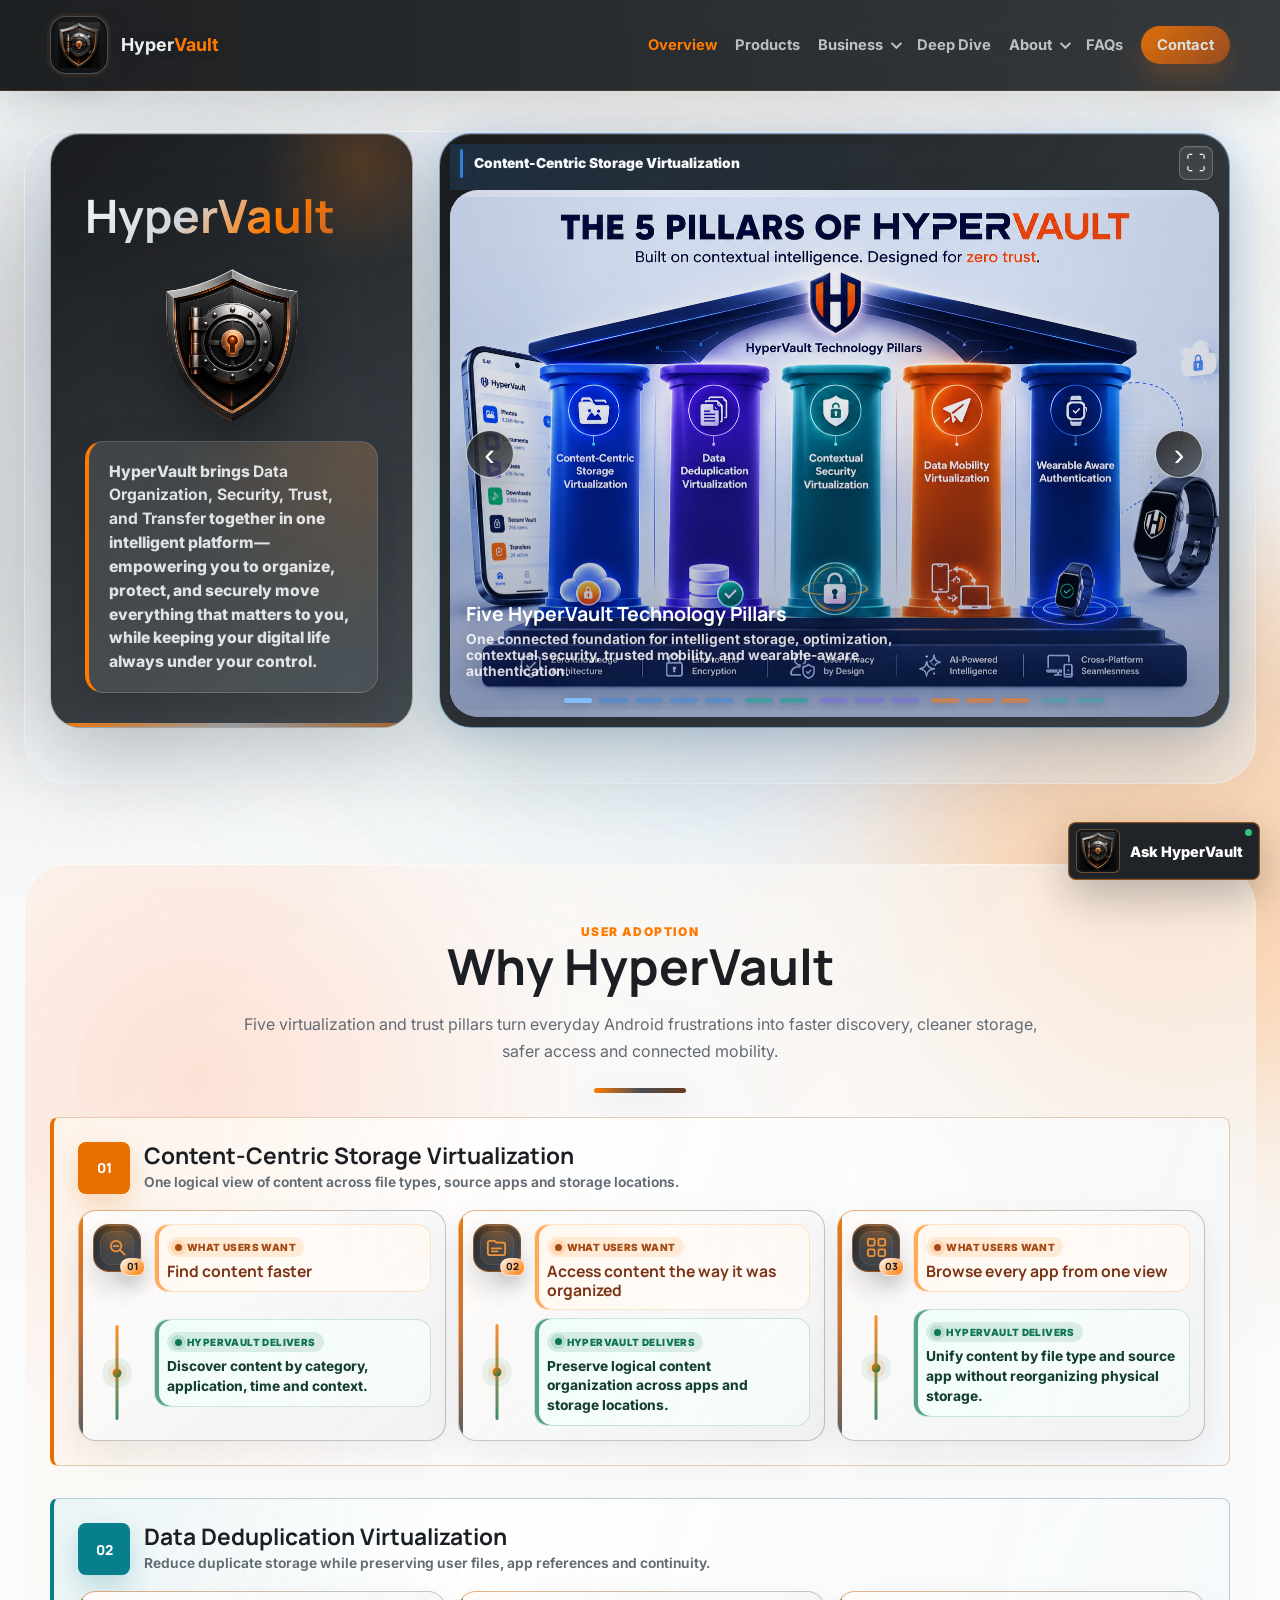
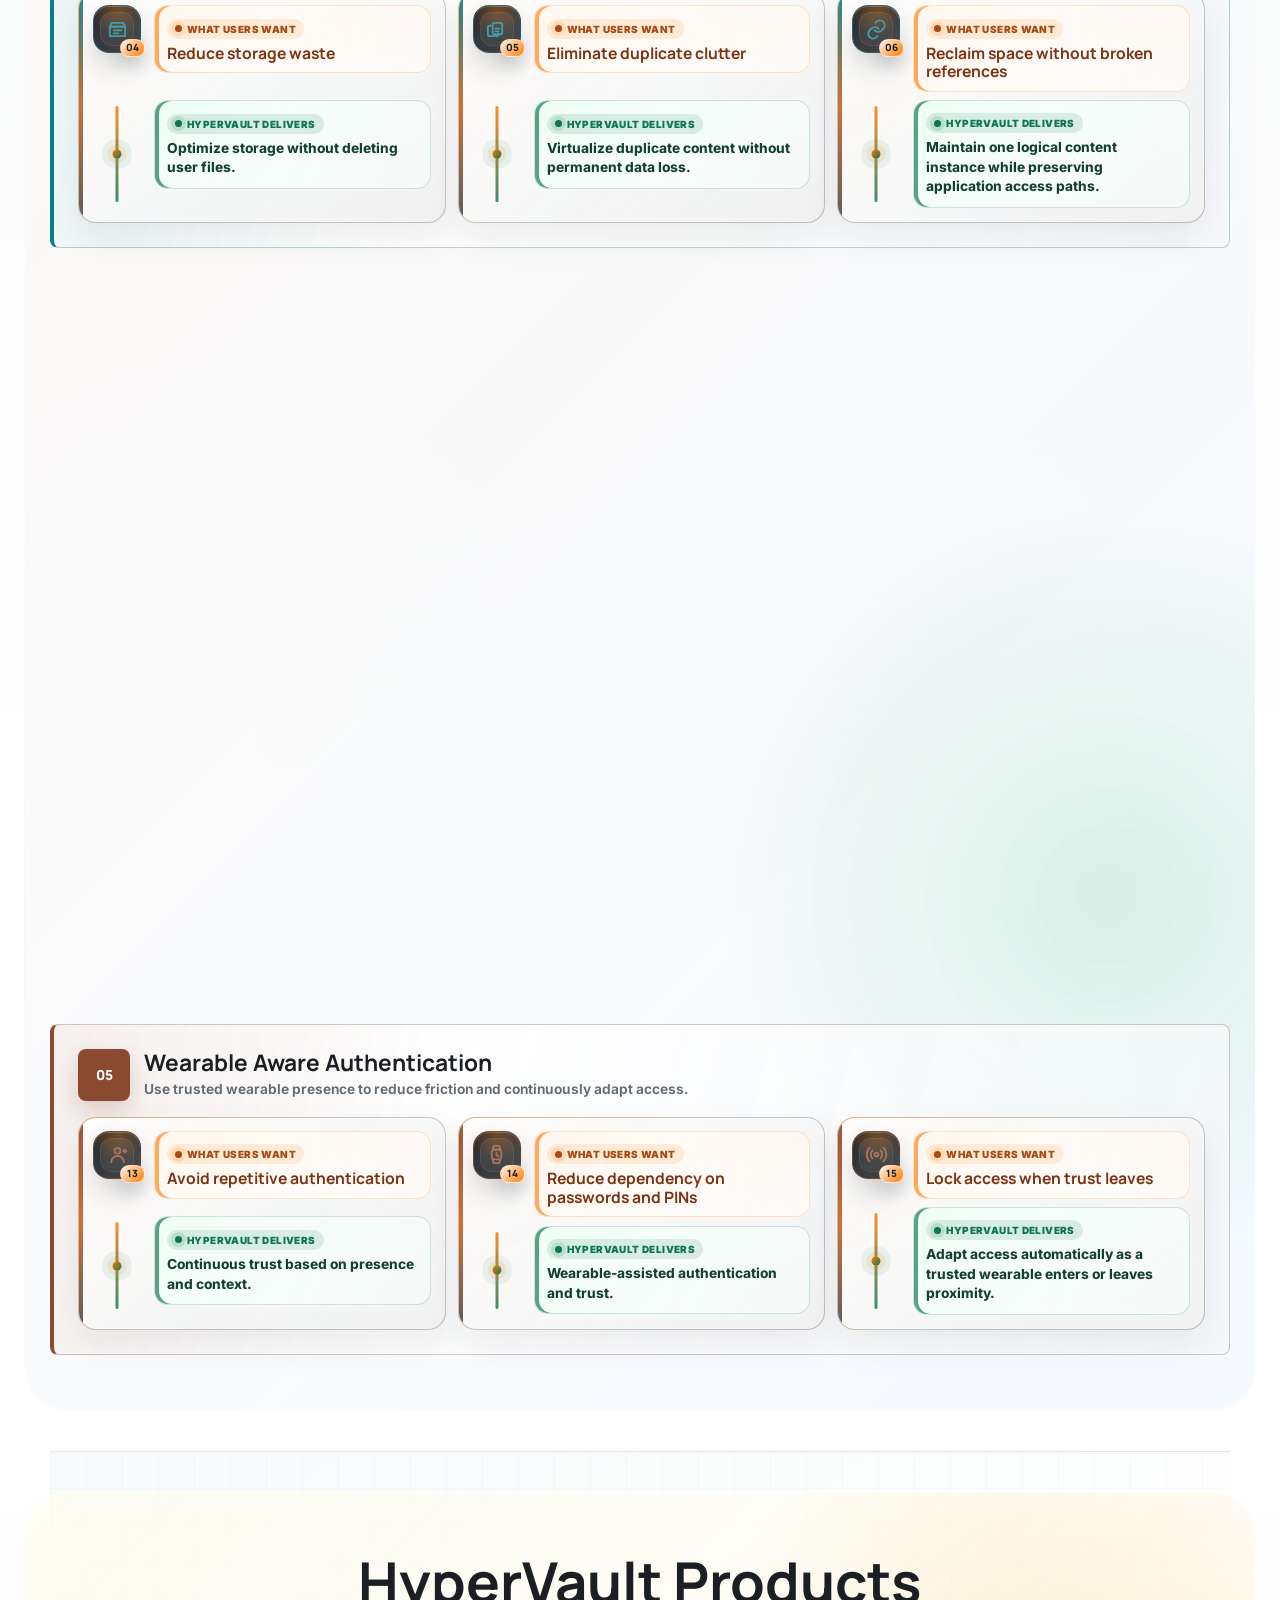
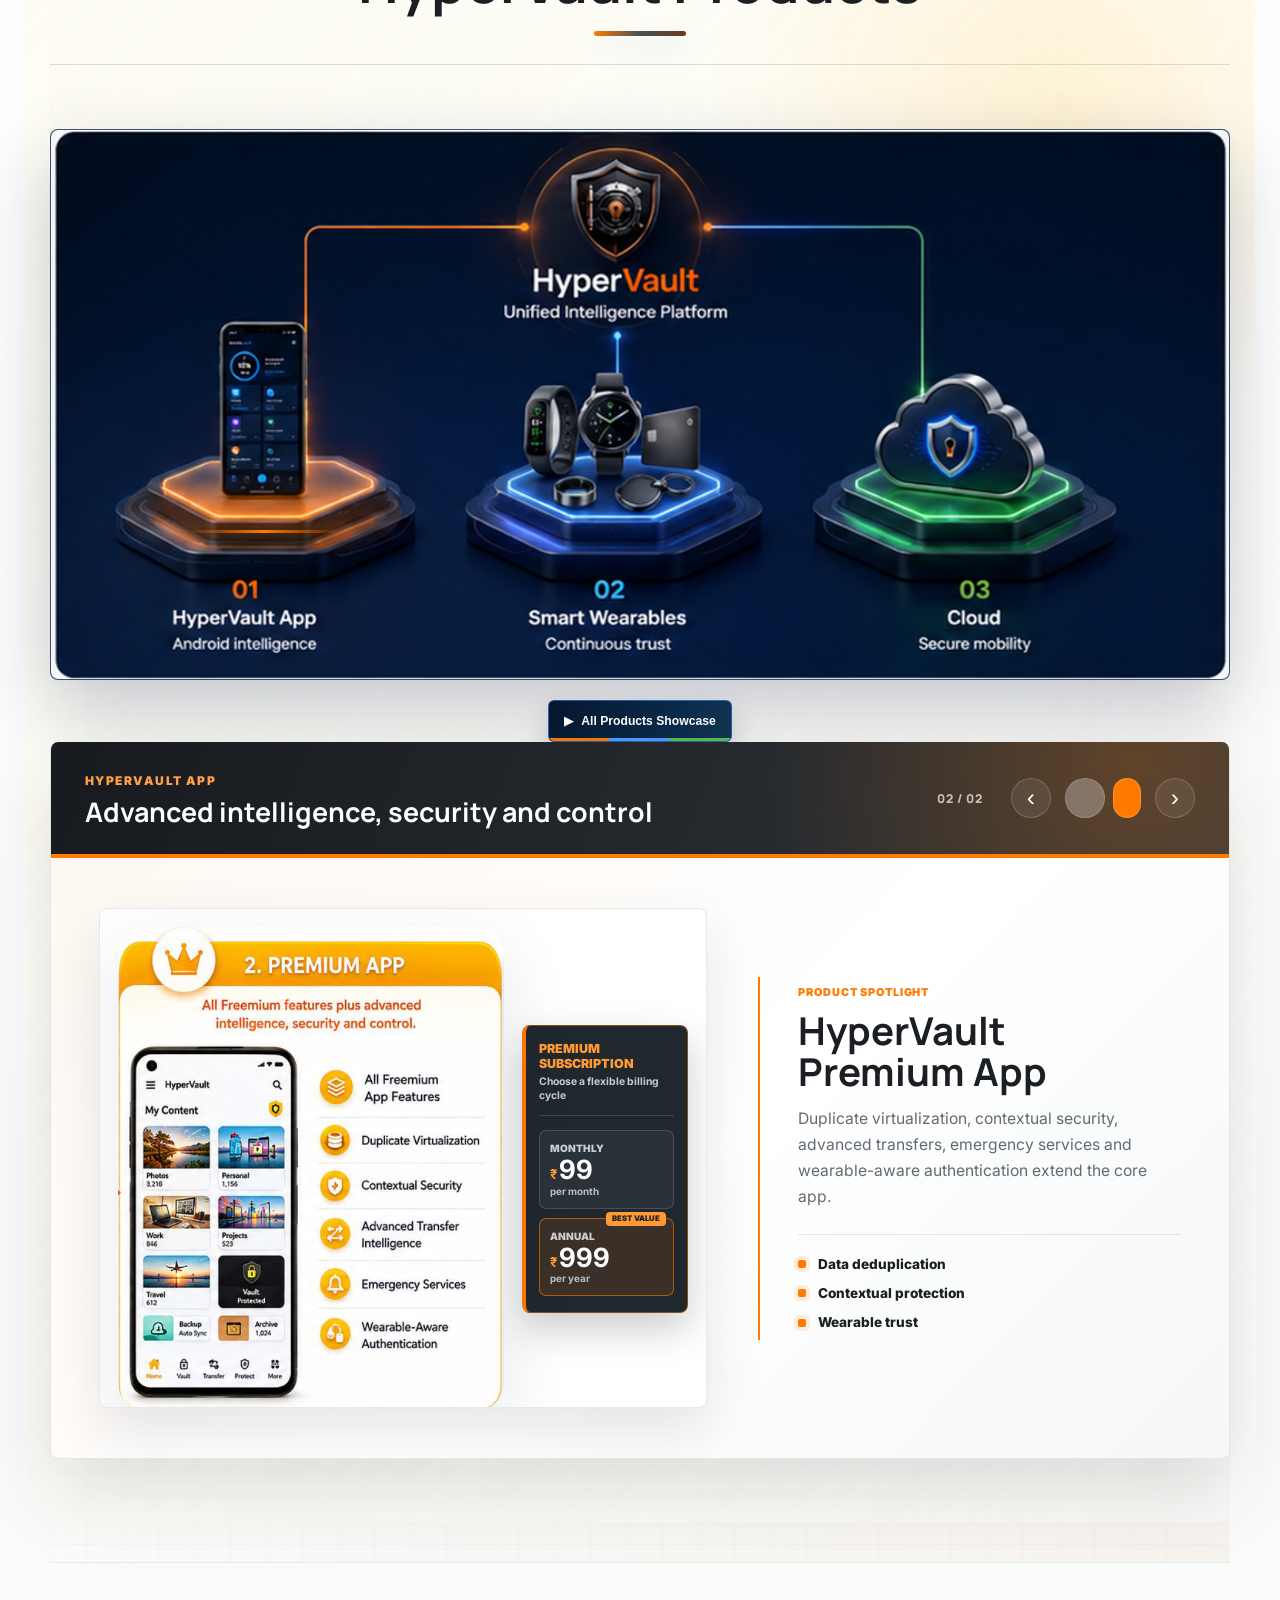
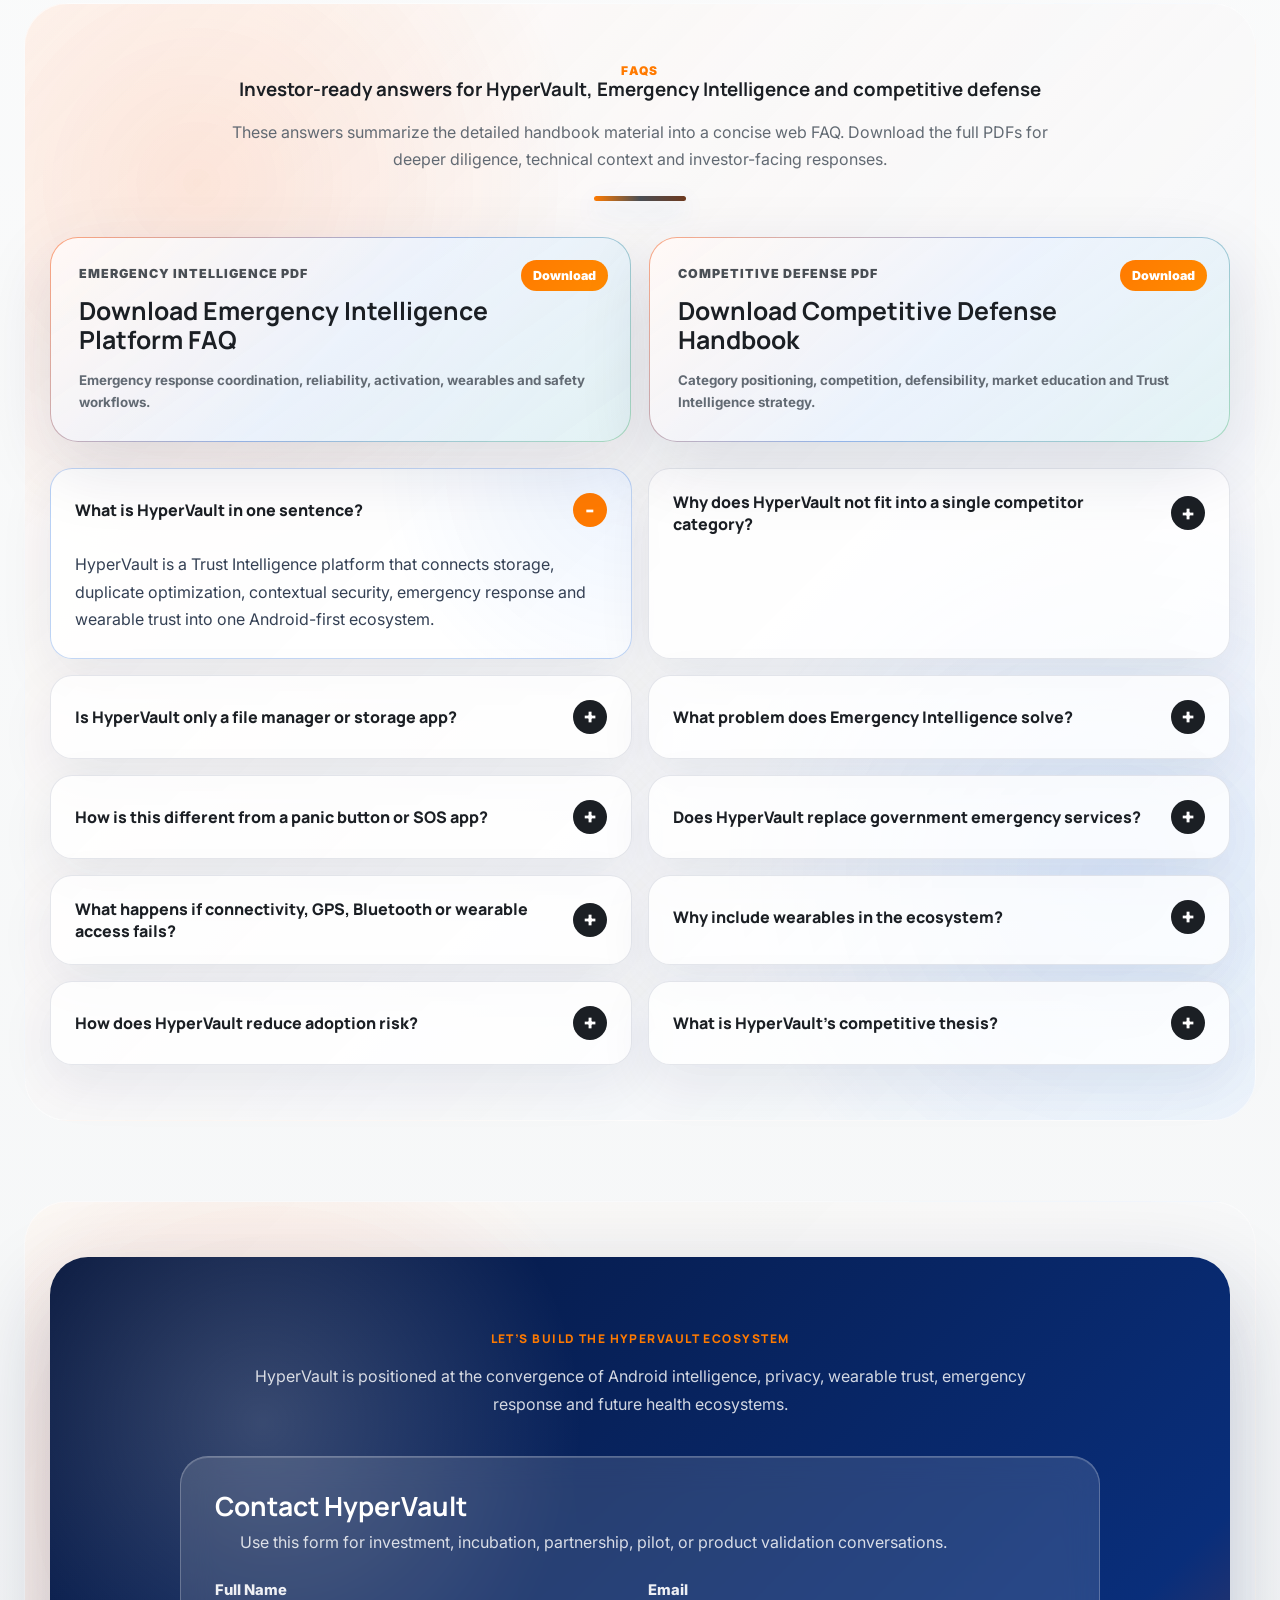
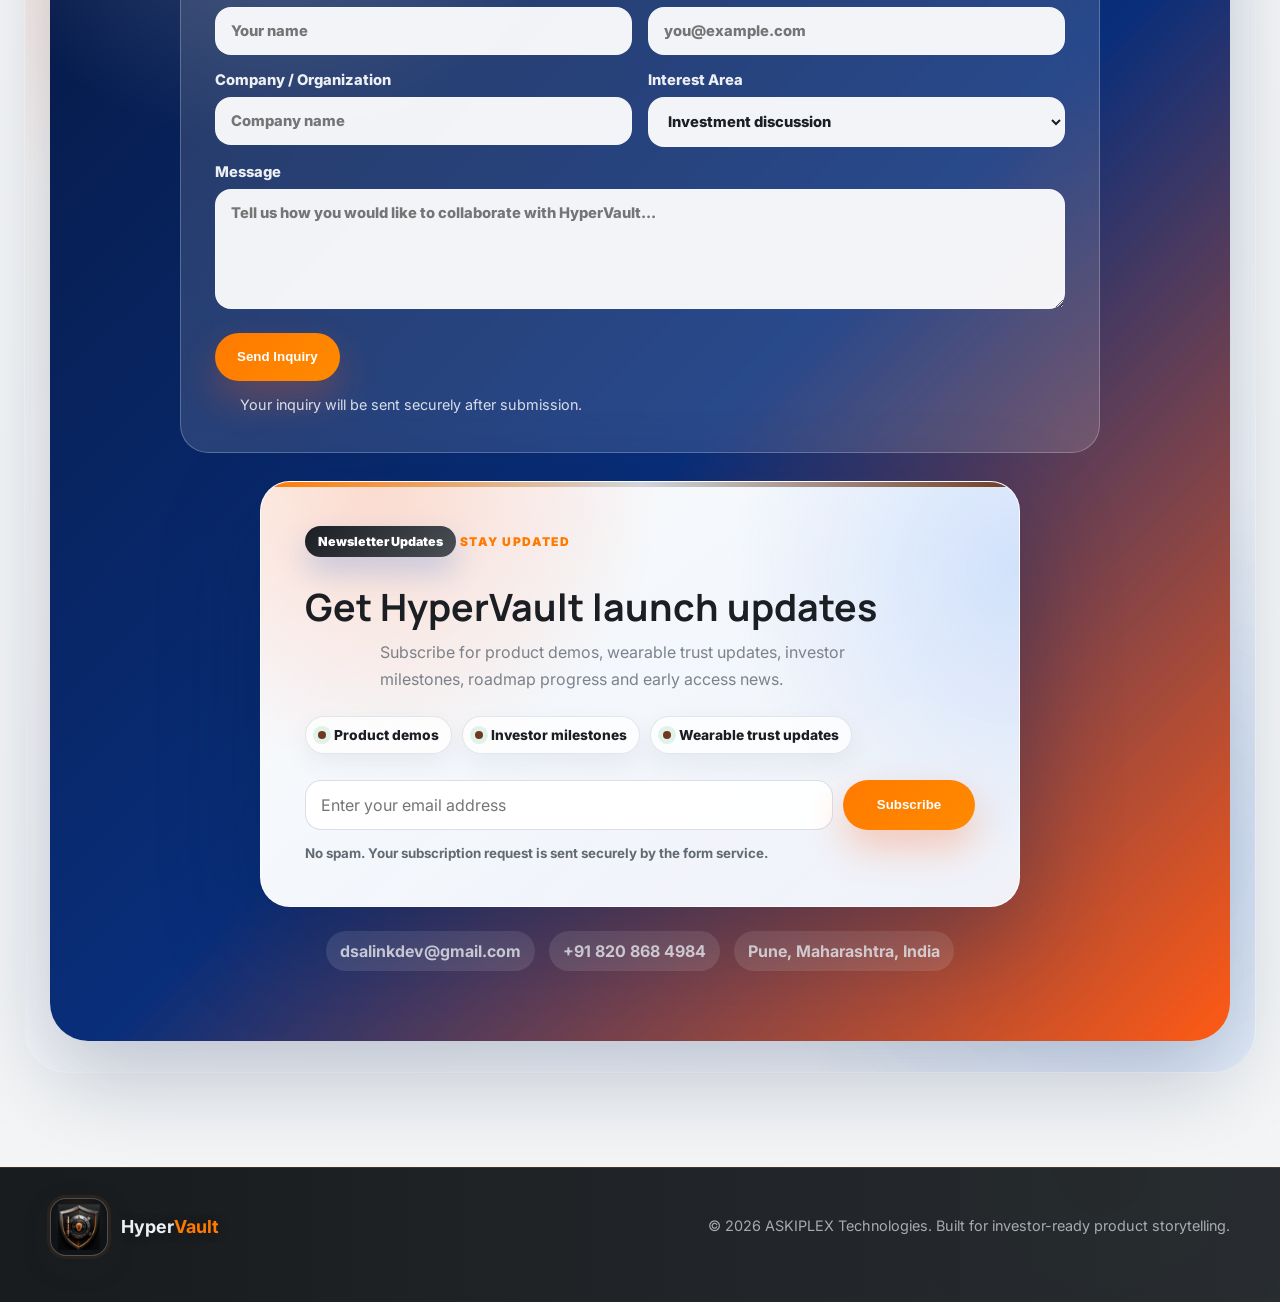
<file: index.html>
<!DOCTYPE html>
<html lang="en">
<head>
  <meta charset="UTF-8" />
  <meta name="viewport" content="width=device-width, initial-scale=1.0" />
  <meta name="description" content="HyperVault - Intelligent Android Storage, Security, Wearable Trust & Mobility Ecosystem." />
  <title>HyperVault | Trust. Protect. Connect.</title>
  <link rel="preconnect" href="https://fonts.googleapis.com" />
  <link rel="preconnect" href="https://fonts.gstatic.com" crossorigin>
  <link rel="icon" type="image/png" href="assets/hypervault-logo-mark.png" />
  <link rel="stylesheet" href="style.css" />
</head>
<body class="home-page">
  <div id="scrollProgress" class="scroll-progress"></div>
  <div class="bg-orb orb-one"></div>
  <div class="bg-orb orb-two"></div>
  <div class="page-aurora aurora-a"></div>
  <div class="page-aurora aurora-b"></div>
  <div class="noise"></div>

  <header class="site-header" id="top">
    <nav class="nav">
      <a href="#top" class="brand" aria-label="HyperVault home">
        <span class="brand-mark"><img src="assets/hypervault-logo-mark.png" alt="" /></span>
        <span>
          <strong><span>Hyper</span><span class="brand-vault">Vault</span></strong>
        </span>
      </a>
      <button class="menu-toggle" aria-label="Open navigation" aria-expanded="false">☰</button>
      <div class="nav-links">
        <a href="index.html" aria-current="page">Overview</a>
        <a href="#products">Products</a>
        <details class="nav-dropdown">
          <summary>
            <span>Business</span>
            <span class="nav-chevron" aria-hidden="true"></span>
          </summary>
          <div class="nav-submenu">
            <a href="business.html#business-model">
              <span class="submenu-dot green-dot"></span>
              <span>
                <strong>Business Model</strong>
                <small>Monetization path</small>
              </span>
            </a>
            <a href="business.html#market-opportunity">
              <span class="submenu-dot blue-dot"></span>
              <span>
                <strong>Market Opportunity</strong>
                <small>Software and wearables</small>
              </span>
            </a>
            <a href="business.html#users">
              <span class="submenu-dot navy-dot"></span>
              <span>
                <strong>Target Users</strong>
                <small>Audience and expansion</small>
              </span>
            </a>
            <a href="business.html#investor">
              <span class="submenu-dot orange-dot"></span>
              <span>
                <strong>Investor Snapshot</strong>
                <small>Funding and progress</small>
              </span>
            </a>
          </div>
        </details>
        <a href="deep-dive.html">Deep Dive</a>
        <details class="nav-dropdown">
          <summary>
            <span>About</span>
            <span class="nav-chevron" aria-hidden="true"></span>
          </summary>
          <div class="nav-submenu">
            <a href="about.html">
              <span class="submenu-dot green-dot"></span>
              <span>
                <strong>About Us</strong>
                <small>Company vision</small>
              </span>
            </a>
            <a href="roadmap.html">
              <span class="submenu-dot blue-dot"></span>
              <span>
                <strong>Roadmap & Timeline</strong>
                <small>Milestones and plan</small>
              </span>
            </a>
            <a href="leadership.html">
              <span class="submenu-dot orange-dot"></span>
              <span>
                <strong>HyperVault - Leadership Team</strong>
                <small>Founding leadership</small>
              </span>
            </a>
            <a href="ip.html">
              <span class="submenu-dot navy-dot"></span>
              <span>
                <strong>IP · Intellectual Property</strong>
                <small>Patent portfolio</small>
              </span>
            </a>
          </div>
        </details>
        <a href="#faqs">FAQs</a>
        <a href="#contact" class="nav-cta">Contact</a>
      </div>
    </nav>
  </header>

  <main>
    <section class="hero section" aria-labelledby="hero-title">
      <div class="hero-top-grid">
      <div class="hero-copy hero-intro-stack reveal">
        <div class="hero-tech-banner">
<!--           <div class="eyebrow hero-eyebrow">
            <span class="pulse-dot hero-pulse-dot"></span>
            Introduction to HyperVault
          </div> -->
          <h1 id="hero-title"><span>HyperVault</span></h1>
          <img class="hero-brand-art" src="assets/hypervault-hero-shield-transparent.png" alt="HyperVault metallic shield and secure vault emblem" />
          <p class="hero-subheadline">
            HyperVault brings <strong>Data Organization, Security, Trust, and Transfer</strong> together in one intelligent platform&mdash;empowering you to organize, protect, and securely move everything that matters to you, while keeping your digital life always under your control.
          </p>
        </div>
      </div>

      <div class="hero-visual hero-carousel magic-frame reveal" data-carousel="hero">
        <div class="hero-carousel-header">
          <span data-pillar-heading aria-live="polite">Content-Centric Storage Virtualization</span>
          <button class="hero-presentation-toggle" type="button" data-hero-presentation aria-label="Play all HyperVault slides in full screen" title="Play all slides in full screen">
            <span aria-hidden="true">⛶</span>
          </button>
        </div>
        <div class="hero-carousel-track">
          <article class="slide active pillar-overview-slide" data-pillar="content">
            <img src="assets/pillars/hypervault-five-technology-pillars.png" alt="The five HyperVault technology pillars: content-centric storage virtualization, data deduplication virtualization, contextual security virtualization, data mobility virtualization, and wearable aware authentication" />
            <div class="hero-slide-caption pillar-overview-caption">
              <strong>Five HyperVault Technology Pillars</strong>
              <span>One connected foundation for intelligent storage, optimization, contextual security, trusted mobility, and wearable-aware authentication.</span>
            </div>
          </article>
          <article class="slide" data-pillar="content">
            <img src="assets/pillars/hypervault-what-is-dashboard.png" alt="HyperVault mobile dashboard showing organized categories, secure vault actions, authentication, optimization, and transfer controls" />
            <div class="hero-slide-caption">
              <strong>HyperVault Pillars</strong>
              <span>Organize, secure, optimize, authenticate, and transfer from one connected layer.</span>
            </div>
          </article>
          <article class="slide" data-pillar="content">
            <img src="assets/hero/hypervault-hero-dashboard.png" alt="HyperVault mobile dashboard showing organized categories, secure vault actions, authentication, optimization, and transfer controls" />
            <div class="hero-slide-caption">
              <strong>Unified Android Intelligence</strong>
              <span>Organize, secure, optimize, authenticate, and transfer from one connected layer.</span>
            </div>
          </article>
          <article class="slide" data-pillar="security">
            <img src="assets/hero/hypervault-hero-security.png" alt="HyperVault security intelligence visual showing vault protection, trust controls, and secure access workflows" />
            <div class="hero-slide-caption">
              <strong>Security Intelligence</strong>
              <span>Protect sensitive content with contextual trust, vault behavior, and access control.</span>
            </div>
          </article>
          <article class="slide app-aware-slide" data-pillar="content">
            <img src="assets/hero/hypervault-category-app-aware-transparent.png" alt="HyperVault app-aware organization interface showing files grouped by source app and content category" />
            <div class="hero-slide-caption">
              <strong>App-aware Organization</strong>
              <span>Content is grouped by file type, source app, and daily mobile context.</span>
            </div>
          </article>
          <article class="slide smart-discovery-slide" data-pillar="content">
            <img src="assets/hero/hypervault-smart-discovery-layer.png" alt="HyperVault smart discovery layer connecting categorized files to app-source awareness, category intelligence, duplicate awareness, wearable trust, and cross-platform transfer" />
            <div class="smart-discovery-copy">
              <h3>HyperVault</h3>
              <p class="smart-discovery-value">
                <span>Smart Discovery.</span>
                <strong>Beyond Folder Browsing.</strong>
              </p>
              <p class="smart-discovery-description">AI-powered discovery that understands where files come from, what they contain, and how they connect.</p>
            </div>
            <div class="hero-slide-caption">
              <strong>From Folder Browsing to Smart File Discovery</strong>
              <span>Know where content came from, what it contains, what can be cleaned, and where it can move next.</span>
            </div>
          </article>
          <article class="slide context-intelligence-slide" data-pillar="security">
            <img src="assets/hero/hypervault-context-aware-intelligence.png" alt="HyperVault context-aware intelligence evaluating images, documents, videos, voice, communications, downloads, and people before applying trusted mobile actions" />
            <div class="smart-discovery-copy context-intelligence-copy">
              <h3>HyperVault</h3>
              <p class="smart-discovery-value">
                <span>Context-Aware Intelligence.</span>
                <strong>Makes Mobile Context-Aware.</strong>
              </p>
              <p class="smart-discovery-description">HyperVault understands content, app source, user intent, and trust signals to select safer actions for every mobile moment.</p>
            </div>
            <div class="hero-slide-caption context-intelligence-caption">
              <strong>Context-Aware Intelligence</strong>
              <span>HyperVault makes mobile context-aware by adapting protection and actions to content, source, trust, and real-time intent.</span>
            </div>
          </article>
          <article class="slide secure-transfer-slide" data-pillar="mobility">
            <div class="secure-transfer-stage">
              <div class="secure-transfer-copy">
                <h3>Category-Aware Secure</h3>
                <strong>Transfer.</strong>
                <p>Move content by category and app source with encrypted delivery across trusted mobiles and browsers.</p>
                <div class="secure-transfer-routes" aria-label="Secure transfer routes">
                  <span>Mobile → Mobile</span>
                  <span>Mobile → Browser</span>
                </div>
              </div>
              <figure class="secure-transfer-visual">
                <img src="assets/hero/hypervault-category-aware-secure-transfer-hd.png" alt="HyperVault category-aware secure transfer showing encrypted mobile-to-mobile delivery and QR-connected mobile-to-browser delivery for PDFs, office files, WhatsApp media, and secure vault files" />
              </figure>
            </div>
            <div class="hero-slide-caption secure-transfer-caption">
              <strong>Category-Aware Secure Transfer</strong>
              <span>Send the right content through the right trusted route with encryption and source context preserved.</span>
            </div>
          </article>
          <article class="slide" data-pillar="security">
            <img src="assets/hero/hypervault-category-security.png" alt="HyperVault category-aware security dashboard showing protected files and secure vault controls" />
            <div class="hero-slide-caption">
              <strong>Category-aware Security</strong>
              <span>Protection adapts around sensitive content, vault behavior, and trust state.</span>
            </div>
          </article>
          <article class="slide" data-pillar="deduplication">
            <img src="assets/hero/hypervault-category-duplicates.png" alt="HyperVault duplicate optimization interface showing duplicate groups and storage recovery insights" />
            <div class="hero-slide-caption">
              <strong>Duplicate-aware Optimization</strong>
              <span>Reduce storage waste while preserving content continuity and user confidence.</span>
            </div>
          </article>
          <article class="slide duplicate-story-slide" data-pillar="deduplication">
            <div class="duplicate-story-stage">
              <figure class="duplicate-story-visual duplicate-story-primary">
                <img src="assets/hero/hypervault-duplicates-to-trust.png" alt="HyperVault transformation from messy duplicate files and storage clutter to optimized protected content and cleaner trusted storage" />
              </figure>
              <figure class="duplicate-story-visual duplicate-story-saving">
                <span class="duplicate-saving-kicker">Storage impact</span>
                <img src="assets/hero/hypervault-duplicate-storage-saved.png" alt="HyperVault optimized storage showing duplicate use reduced from 128 GB to 42 GB and 86 GB saved" />
              </figure>
            </div>
            <div class="hero-slide-caption duplicate-story-caption">
              <strong>From Duplicate Clutter to Trusted Continuity</strong>
              <span>Reduce duplicate storage from 128 GB to 42 GB while keeping content continuously available.</span>
            </div>
          </article>
          <article class="slide" data-pillar="wearable">
            <img src="assets/hero/hypervault-category-wearable.png" alt="HyperVault wearable-aware access interface showing trusted wearable authentication and connected access signals" />
            <div class="hero-slide-caption">
              <strong>Wearable-aware Access</strong>
              <span>Use wearable trust signals for proximity, authentication, and safer access decisions.</span>
            </div>
          </article>
          <article class="slide wearable-ecosystem-slide" data-pillar="wearable">
            <div class="wearable-ecosystem-stage">
              <img src="assets/hero/hypervault-wearable-trust-emergency-transparent.png" alt="HyperVault wearable trust and emergency ecosystem showing one-tap SOS, trusted contact alerts, live location and media sharing, proximity unlock, a secure phone, smart ring and smart watch" />
            </div>
            <div class="hero-slide-caption wearable-ecosystem-caption">
              <strong>Wearable Trust &amp; Emergency Ecosystem</strong>
              <span>A trusted wearable acts like a silent security key. If the user is nearby, access becomes seamless. In an emergency, the wearable can trigger communication, evidence sharing, and location updates.</span>
            </div>
          </article>
          <article class="slide" data-pillar="mobility">
            <img src="assets/hero/hypervault-category-transfer.png" alt="HyperVault context-aware transfer screen showing secure file movement across trusted devices" />
            <div class="hero-slide-caption">
              <strong>Context-aware Transfer</strong>
              <span>Move files with structure, security context, and destination trust intact.</span>
            </div>
          </article>
          <article class="slide" data-pillar="mobility">
            <img src="assets/hero/hypervault-hero-mobility.png" alt="HyperVault mobility intelligence visual showing smart file movement, transfers, and connected device workflows" />
            <div class="hero-slide-caption">
              <strong>Mobility Intelligence</strong>
              <span>Preserve organization and trust context as content moves across devices and workflows.</span>
            </div>
          </article>
          <button class="hero-slider-arrow hero-slider-prev" type="button" aria-label="Previous HyperVault intelligence slide" data-prev>‹</button>
          <button class="hero-slider-arrow hero-slider-next" type="button" aria-label="Next HyperVault intelligence slide" data-next>›</button>
          <div class="hero-story-dots" data-dots aria-label="Jump to HyperVault Intelligence slide"></div>
        </div>
      </div>
      </div>

    </section>

    <section class="section adoption-section" aria-labelledby="adoption-title">
      <div class="section-heading centered reveal">
        <span class="eyebrow orange">User Adoption</span>
        <h2 id="adoption-title">Why HyperVault</h2>
        <p>Five virtualization and trust pillars turn everyday Android frustrations into faster discovery, cleaner storage, safer access and connected mobility.</p>
      </div>

      <svg class="icon-sprite" aria-hidden="true" focusable="false">
        <symbol id="adoption-icon-search" viewBox="0 0 24 24">
          <circle cx="10.5" cy="10.5" r="5.5"></circle>
          <path d="m15 15 4.5 4.5"></path>
          <path d="M8 10.5h5"></path>
        </symbol>
        <symbol id="adoption-icon-storage" viewBox="0 0 24 24">
          <path d="M6 5h12l2 4H4l2-4Z"></path>
          <path d="M4 9h16v10H4V9Z"></path>
          <path d="M8 13h8"></path>
          <path d="M8 16h5"></path>
        </symbol>
        <symbol id="adoption-icon-duplicate" viewBox="0 0 24 24">
          <rect x="8" y="5" width="10" height="12" rx="2"></rect>
          <path d="M6 8H5a2 2 0 0 0-2 2v7a2 2 0 0 0 2 2h7a2 2 0 0 0 2-2v-1"></path>
          <path d="M11 11h4"></path>
          <path d="M11 14h3"></path>
        </symbol>
        <symbol id="adoption-icon-shield" viewBox="0 0 24 24">
          <path d="M12 3 19 6v5c0 4.4-2.8 8.1-7 10-4.2-1.9-7-5.6-7-10V6l7-3Z"></path>
          <path d="m9 12 2 2 4-5"></path>
        </symbol>
        <symbol id="adoption-icon-trust" viewBox="0 0 24 24">
          <path d="M12 11a3 3 0 1 0 0-6 3 3 0 0 0 0 6Z"></path>
          <path d="M5.5 20a6.5 6.5 0 0 1 13 0"></path>
          <path d="M18 8.5h3"></path>
          <path d="m19.5 7 1.5 1.5-1.5 1.5"></path>
        </symbol>
        <symbol id="adoption-icon-transfer" viewBox="0 0 24 24">
          <path d="M6 7h12"></path>
          <path d="m15 4 3 3-3 3"></path>
          <path d="M18 17H6"></path>
          <path d="m9 14-3 3 3 3"></path>
        </symbol>
        <symbol id="adoption-icon-lock" viewBox="0 0 24 24">
          <rect x="5" y="10" width="14" height="10" rx="2"></rect>
          <path d="M8 10V7a4 4 0 0 1 8 0v3"></path>
          <path d="M12 14v3"></path>
        </symbol>
        <symbol id="adoption-icon-folder" viewBox="0 0 24 24">
          <path d="M3 7a2 2 0 0 1 2-2h5l2 2h7a2 2 0 0 1 2 2v9a2 2 0 0 1-2 2H5a2 2 0 0 1-2-2V7Z"></path>
          <path d="M7 13h10"></path>
          <path d="M7 16h6"></path>
        </symbol>
        <symbol id="adoption-icon-alert" viewBox="0 0 24 24">
          <path d="M12 4 3 20h18L12 4Z"></path>
          <path d="M12 9v5"></path>
          <path d="M12 17h.01"></path>
        </symbol>
        <symbol id="adoption-icon-workflow" viewBox="0 0 24 24">
          <rect x="4" y="4" width="6" height="6" rx="1.5"></rect>
          <rect x="14" y="4" width="6" height="6" rx="1.5"></rect>
          <rect x="9" y="14" width="6" height="6" rx="1.5"></rect>
          <path d="M10 7h4"></path>
          <path d="M12 10v4"></path>
        </symbol>
        <symbol id="adoption-icon-wearable" viewBox="0 0 24 24">
          <path d="M9 3h6l1 4H8l1-4Z"></path>
          <rect x="7" y="7" width="10" height="10" rx="3"></rect>
          <path d="m8 17 1 4h6l1-4"></path>
          <path d="M12 10v3l2 1"></path>
        </symbol>
        <symbol id="adoption-icon-access" viewBox="0 0 24 24">
          <path d="M2.5 12s3.5-6 9.5-6 9.5 6 9.5 6-3.5 6-9.5 6-9.5-6-9.5-6Z"></path>
          <circle cx="12" cy="12" r="3"></circle>
          <path d="m15 5 2-2"></path>
        </symbol>
        <symbol id="adoption-icon-category" viewBox="0 0 24 24">
          <rect x="3" y="3" width="7" height="7" rx="1.5"></rect>
          <rect x="14" y="3" width="7" height="7" rx="1.5"></rect>
          <rect x="3" y="14" width="7" height="7" rx="1.5"></rect>
          <rect x="14" y="14" width="7" height="7" rx="1.5"></rect>
        </symbol>
        <symbol id="adoption-icon-link" viewBox="0 0 24 24">
          <path d="M10 13a5 5 0 0 0 7.1.1l2-2a5 5 0 0 0-7.1-7.1l-1.1 1.1"></path>
          <path d="M14 11a5 5 0 0 0-7.1-.1l-2 2A5 5 0 0 0 12 20l1.1-1.1"></path>
        </symbol>
        <symbol id="adoption-icon-proximity" viewBox="0 0 24 24">
          <circle cx="12" cy="12" r="2"></circle>
          <path d="M7.8 7.8a6 6 0 0 0 0 8.4"></path>
          <path d="M16.2 7.8a6 6 0 0 1 0 8.4"></path>
          <path d="M4.8 4.8a10.2 10.2 0 0 0 0 14.4"></path>
          <path d="M19.2 4.8a10.2 10.2 0 0 1 0 14.4"></path>
        </symbol>
      </svg>

      <div class="adoption-pillars">
        <section class="adoption-pillar-group reveal" aria-labelledby="adoption-storage-title">
          <header class="adoption-pillar-heading">
            <span>01</span>
            <div><h3 id="adoption-storage-title">Content-Centric Storage Virtualization</h3><p>One logical view of content across file types, source apps and storage locations.</p></div>
          </header>
          <div class="adoption-grid">
            <article class="adoption-card reveal">
              <span class="adoption-icon" aria-hidden="true"><svg><use href="#adoption-icon-search"></use></svg><span class="adoption-number">01</span></span>
              <div><small>What users want</small><h3>Find content faster</h3></div>
              <div class="adoption-divider" aria-hidden="true"></div>
              <div><small>HyperVault delivers</small><p>Discover content by category, application, time and context.</p></div>
            </article>
            <article class="adoption-card reveal">
              <span class="adoption-icon" aria-hidden="true"><svg><use href="#adoption-icon-folder"></use></svg><span class="adoption-number">02</span></span>
              <div><small>What users want</small><h3>Access content the way it was organized</h3></div>
              <div class="adoption-divider" aria-hidden="true"></div>
              <div><small>HyperVault delivers</small><p>Preserve logical content organization across apps and storage locations.</p></div>
            </article>
            <article class="adoption-card reveal">
              <span class="adoption-icon" aria-hidden="true"><svg><use href="#adoption-icon-category"></use></svg><span class="adoption-number">03</span></span>
              <div><small>What users want</small><h3>Browse every app from one view</h3></div>
              <div class="adoption-divider" aria-hidden="true"></div>
              <div><small>HyperVault delivers</small><p>Unify content by file type and source app without reorganizing physical storage.</p></div>
            </article>
          </div>
        </section>

        <section class="adoption-pillar-group reveal" aria-labelledby="adoption-dedup-title">
          <header class="adoption-pillar-heading">
            <span>02</span>
            <div><h3 id="adoption-dedup-title">Data Deduplication Virtualization</h3><p>Reduce duplicate storage while preserving user files, app references and continuity.</p></div>
          </header>
          <div class="adoption-grid">
            <article class="adoption-card reveal">
              <span class="adoption-icon" aria-hidden="true"><svg><use href="#adoption-icon-storage"></use></svg><span class="adoption-number">04</span></span>
              <div><small>What users want</small><h3>Reduce storage waste</h3></div>
              <div class="adoption-divider" aria-hidden="true"></div>
              <div><small>HyperVault delivers</small><p>Optimize storage without deleting user files.</p></div>
            </article>
            <article class="adoption-card reveal">
              <span class="adoption-icon" aria-hidden="true"><svg><use href="#adoption-icon-duplicate"></use></svg><span class="adoption-number">05</span></span>
              <div><small>What users want</small><h3>Eliminate duplicate clutter</h3></div>
              <div class="adoption-divider" aria-hidden="true"></div>
              <div><small>HyperVault delivers</small><p>Virtualize duplicate content without permanent data loss.</p></div>
            </article>
            <article class="adoption-card reveal">
              <span class="adoption-icon" aria-hidden="true"><svg><use href="#adoption-icon-link"></use></svg><span class="adoption-number">06</span></span>
              <div><small>What users want</small><h3>Reclaim space without broken references</h3></div>
              <div class="adoption-divider" aria-hidden="true"></div>
              <div><small>HyperVault delivers</small><p>Maintain one logical content instance while preserving application access paths.</p></div>
            </article>
          </div>
        </section>

        <section class="adoption-pillar-group reveal" aria-labelledby="adoption-security-title">
          <header class="adoption-pillar-heading">
            <span>03</span>
            <div><h3 id="adoption-security-title">Contextual Security Virtualization</h3><p>Apply protection according to content sensitivity, user context and trust state.</p></div>
          </header>
          <div class="adoption-grid">
            <article class="adoption-card reveal">
              <span class="adoption-icon" aria-hidden="true"><svg><use href="#adoption-icon-shield"></use></svg><span class="adoption-number">07</span></span>
              <div><small>What users want</small><h3>Secure content without inconvenience</h3></div>
              <div class="adoption-divider" aria-hidden="true"></div>
              <div><small>HyperVault delivers</small><p>Protect content without breaking gallery and application workflows.</p></div>
            </article>
            <article class="adoption-card reveal">
              <span class="adoption-icon" aria-hidden="true"><svg><use href="#adoption-icon-lock"></use></svg><span class="adoption-number">08</span></span>
              <div><small>What users want</small><h3>Protect sensitive content automatically</h3></div>
              <div class="adoption-divider" aria-hidden="true"></div>
              <div><small>HyperVault delivers</small><p>Context-aware security and access control.</p></div>
            </article>
            <article class="adoption-card reveal">
              <span class="adoption-icon" aria-hidden="true"><svg><use href="#adoption-icon-access"></use></svg><span class="adoption-number">09</span></span>
              <div><small>What users want</small><h3>Stay protected while keeping content accessible</h3></div>
              <div class="adoption-divider" aria-hidden="true"></div>
              <div><small>HyperVault delivers</small><p>Security without hiding, relocating or isolating files.</p></div>
            </article>
          </div>
        </section>

        <section class="adoption-pillar-group reveal" aria-labelledby="adoption-mobility-title">
          <header class="adoption-pillar-heading">
            <span>04</span>
            <div><h3 id="adoption-mobility-title">Data Mobility Virtualization</h3><p>Move content and emergency context across trusted destinations without losing structure.</p></div>
          </header>
          <div class="adoption-grid">
            <article class="adoption-card reveal">
              <span class="adoption-icon" aria-hidden="true"><svg><use href="#adoption-icon-transfer"></use></svg><span class="adoption-number">10</span></span>
              <div><small>What users want</small><h3>Move content without losing context</h3></div>
              <div class="adoption-divider" aria-hidden="true"></div>
              <div><small>HyperVault delivers</small><p>Preserve content relationships during transfers.</p></div>
            </article>
            <article class="adoption-card reveal">
              <span class="adoption-icon" aria-hidden="true"><svg><use href="#adoption-icon-alert"></use></svg><span class="adoption-number">11</span></span>
              <div><small>What users want</small><h3>Get help quickly during emergencies</h3></div>
              <div class="adoption-divider" aria-hidden="true"></div>
              <div><small>HyperVault delivers</small><p>One-tap emergency activation and automated communication.</p></div>
            </article>
            <article class="adoption-card reveal">
              <span class="adoption-icon" aria-hidden="true"><svg><use href="#adoption-icon-workflow"></use></svg><span class="adoption-number">12</span></span>
              <div><small>What users want</small><h3>Avoid switching between apps in emergencies</h3></div>
              <div class="adoption-divider" aria-hidden="true"></div>
              <div><small>HyperVault delivers</small><p>Automate evidence collection, location sharing and notifications as one workflow.</p></div>
            </article>
          </div>
        </section>

        <section class="adoption-pillar-group reveal" aria-labelledby="adoption-wearable-title">
          <header class="adoption-pillar-heading">
            <span>05</span>
            <div><h3 id="adoption-wearable-title">Wearable Aware Authentication</h3><p>Use trusted wearable presence to reduce friction and continuously adapt access.</p></div>
          </header>
          <div class="adoption-grid">
            <article class="adoption-card reveal">
              <span class="adoption-icon" aria-hidden="true"><svg><use href="#adoption-icon-trust"></use></svg><span class="adoption-number">13</span></span>
              <div><small>What users want</small><h3>Avoid repetitive authentication</h3></div>
              <div class="adoption-divider" aria-hidden="true"></div>
              <div><small>HyperVault delivers</small><p>Continuous trust based on presence and context.</p></div>
            </article>
            <article class="adoption-card reveal">
              <span class="adoption-icon" aria-hidden="true"><svg><use href="#adoption-icon-wearable"></use></svg><span class="adoption-number">14</span></span>
              <div><small>What users want</small><h3>Reduce dependency on passwords and PINs</h3></div>
              <div class="adoption-divider" aria-hidden="true"></div>
              <div><small>HyperVault delivers</small><p>Wearable-assisted authentication and trust.</p></div>
            </article>
            <article class="adoption-card reveal">
              <span class="adoption-icon" aria-hidden="true"><svg><use href="#adoption-icon-proximity"></use></svg><span class="adoption-number">15</span></span>
              <div><small>What users want</small><h3>Lock access when trust leaves</h3></div>
              <div class="adoption-divider" aria-hidden="true"></div>
              <div><small>HyperVault delivers</small><p>Adapt access automatically as a trusted wearable enters or leaves proximity.</p></div>
            </article>
          </div>
        </section>
      </div>
    </section>

    <section class="section products" id="products">
      <div class="section-heading product-section-heading centered reveal">
        <div class="product-title-lockup">
          <h2>HyperVault Products</h2>
        </div>

      </div>

      <div class="product-ecosystem-shell reveal" data-product-ecosystem>
        <div class="ecosystem-hierarchy" aria-label="HyperVault product hierarchy">
          <img class="ecosystem-reference-art" src="assets/products/hierarchy/hypervault-product-hierarchy-showcase.png" alt="HyperVault unified intelligence platform connected to three product lines: HyperVault App, Smart Wearables and Cloud" />
          <div class="ecosystem-branches" role="tablist" aria-label="Product ecosystem categories">
            <button class="ecosystem-branch active" type="button" role="tab" aria-label="View HyperVault App product line" aria-selected="true" aria-controls="product-panel-app" id="product-tab-app" data-product-tab="app"></button>
            <button class="ecosystem-branch" type="button" role="tab" aria-label="View Smart Wearables product line" aria-selected="false" aria-controls="product-panel-wearables" id="product-tab-wearables" data-product-tab="wearables"></button>
            <button class="ecosystem-branch" type="button" role="tab" aria-label="View Cloud product line" aria-selected="false" aria-controls="product-panel-cloud" id="product-tab-cloud" data-product-tab="cloud"></button>
          </div>
        </div>

        <div class="ecosystem-panels">
         <button class="product-showcase-launch product-showcase-launch-all" type="button" data-product-showcase-launch="all" title="Play all HyperVault product lines in full screen">
          <span aria-hidden="true">&#9654;</span>
          <span>All Products Showcase </span>
        </button>
          <section class="ecosystem-panel active" id="product-panel-app" role="tabpanel" aria-labelledby="product-tab-app" data-product-panel="app">
            <div class="product-line-carousel product-category-carousel magic-frame" data-carousel="product-line">
              <div class="product-line-header">
                <div><span class="eyebrow orange">HyperVault App</span><h3>Android storage intelligence for every stage of the user journey</h3></div>
                <div class="product-carousel-status"><span data-product-counter>01 / 02</span><div class="carousel-controls compact"><button aria-label="Previous HyperVault App slide" data-prev>‹</button><div class="dots" data-dots></div><button aria-label="Next HyperVault App slide" data-next>›</button></div></div>
              </div>
              <div class="carousel-track product-line-track">
                <article class="slide active product-line-slide freemium-product-slide" data-product-category="HyperVault App" data-product-subtitle="Essential organization, discovery and file mobility">
                  <div class="product-media-frame freemium-product-media">
                    <img src="assets/hd/products/hypervault-freemium-app.png" alt="HyperVault Freemium Android app product capabilities" />
                    <div class="freemium-image-badge" role="note" aria-label="The HyperVault Freemium App is free to use at no cost">
                      <span class="freemium-image-badge-icon" aria-hidden="true">
                        <svg viewBox="0 0 24 24" focusable="false">
                          <path d="m5 12 4 4L19 6"></path>
                        </svg>
                      </span>
                      <span class="freemium-image-badge-copy">
                        <small>Freemium means</small>
                        <strong>Free to use</strong>
                        <span><b>₹0</b> No cost</span>
                      </span>
                    </div>
                  </div>
                  <div class="slide-copy">
                    <span class="product-spotlight-label">Product Spotlight</span>
                    <h3>HyperVault Freemium App</h3>
                    <p>Content-centric exploration, file management, organization and essential transfer tools create an accessible starting point for every Android user.</p>
                    <ul class="product-feature-list" aria-label="Freemium app capabilities"><li>Content discovery</li><li>Smart organization</li><li>Essential transfers</li></ul>
                  </div>
                </article>
                <article class="slide product-line-slide premium-product-slide" data-product-category="HyperVault App" data-product-subtitle="Advanced intelligence, security and control">
                  <div class="product-media-frame premium-product-media">
                    <img src="assets/hd/products/hypervault-premium-app.png" alt="HyperVault Premium Android app product capabilities" />
                    <div class="premium-price-panel" role="note" aria-label="Premium subscription pricing: 99 rupees monthly or 999 rupees annually">
                      <div class="premium-price-heading">
                        <strong>Premium subscription</strong>
                        <span>Choose a flexible billing cycle</span>
                      </div>
                      <div class="premium-price-options">
                        <div class="premium-price-option">
                          <small>Monthly</small>
                          <strong><span>₹</span>99</strong>
                          <span>per month</span>
                        </div>
                        <div class="premium-price-option premium-price-option-best">
                          <em>Best value</em>
                          <small>Annual</small>
                          <strong><span>₹</span>999</strong>
                          <span>per year</span>
                        </div>
                      </div>
                    </div>
                  </div>
                  <div class="slide-copy"><span class="product-spotlight-label">Product Spotlight</span><h3>HyperVault Premium App</h3><p>Duplicate virtualization, contextual security, advanced transfers, emergency services and wearable-aware authentication extend the core app.</p><ul class="product-feature-list" aria-label="Premium app capabilities"><li>Data deduplication</li><li>Contextual protection</li><li>Wearable trust</li></ul></div>
                </article>

              </div>
            </div>
          </section>

          <section class="ecosystem-panel" id="product-panel-wearables" role="tabpanel" aria-labelledby="product-tab-wearables" data-product-panel="wearables" hidden>
            <div class="product-line-carousel product-category-carousel magic-frame" data-carousel="product-line">
              <div class="product-line-header">
                <div><span class="eyebrow blue">Wearable Product Line</span><h3>Trust devices designed for real-world access, safety and continuity</h3></div>
                <div class="product-carousel-status"><span data-product-counter>01 / 05</span><div class="carousel-controls compact"><button aria-label="Previous wearable product slide" data-prev>‹</button><div class="dots" data-dots></div><button aria-label="Next wearable product slide" data-next>›</button></div></div>
              </div>
              <div class="carousel-track product-line-track">
                <article class="slide active product-line-slide" data-product-category="Smart Wearables" data-product-subtitle="Secure, discreet and always with the user"><img src="assets/hd/product-line/smart-ring.png" alt="HyperVault Smart Rings for secure discreet wearable trust" /><div class="slide-copy"><span class="product-spotlight-label">Wearable Spotlight</span><h3>Smart Rings</h3><p>Discreet wearable trust for everyday authentication, proximity intelligence and emergency activation moments.</p><ul class="product-feature-list" aria-label="Smart Ring capabilities"><li>Proximity trust</li><li>Discreet access</li><li>Emergency activation</li></ul></div></article>
                <article class="slide product-line-slide" data-product-category="Smart Wearables" data-product-subtitle="Continuous authentication and health-aware trust"><img src="assets/hd/product-line/smart-bands.png" alt="HyperVault Smart Bands for continuous authentication" /><div class="slide-copy"><span class="product-spotlight-label">Wearable Spotlight</span><h3>Smart Bands</h3><p>Continuous authentication and health-aware trust signals for users who need always-on wearable context.</p><ul class="product-feature-list" aria-label="Smart Band capabilities"><li>Continuous trust</li><li>Health context</li><li>Always-on signals</li></ul></div></article>
                <article class="slide product-line-slide" data-product-category="Smart Wearables" data-product-subtitle="Real-time alerts, trusted actions and quick response"><img src="assets/hd/product-line/smart-watches.png" alt="HyperVault Smart Watches for alerts and trusted actions" /><div class="slide-copy"><span class="product-spotlight-label">Wearable Spotlight</span><h3>Smart Watches</h3><p>Real-time alerts, trusted actions and quick response surfaces for safety, access and contextual intelligence.</p><ul class="product-feature-list" aria-label="Smart Watch capabilities"><li>Real-time alerts</li><li>Trusted actions</li><li>Quick response</li></ul></div></article>
                <article class="slide product-line-slide" data-product-category="Smart Wearables" data-product-subtitle="Always-with-you trusted access"><img src="assets/hd/product-line/smart-keychains.png" alt="HyperVault Smart Keychains for one-tap trusted access" /><div class="slide-copy"><span class="product-spotlight-label">Wearable Spotlight</span><h3>Smart Keychains</h3><p>One-tap access, fallback authentication and simple emergency trigger patterns in an always-with-you form.</p><ul class="product-feature-list" aria-label="Smart Keychain capabilities"><li>One-tap access</li><li>Fallback trust</li><li>Emergency trigger</li></ul></div></article>
                <article class="slide product-line-slide" data-product-category="Smart Wearables" data-product-subtitle="Tap-to-authenticate secure access"><img src="assets/hd/product-line/smart-cards.png" alt="HyperVault Smart Cards for tap-to-authenticate access" /><div class="slide-copy"><span class="product-spotlight-label">Wearable Spotlight</span><h3>Smart Cards</h3><p>Tap-to-authenticate secure access for individuals, teams and enterprise-ready trust workflows.</p><ul class="product-feature-list" aria-label="Smart Card capabilities"><li>Tap authentication</li><li>Team access</li><li>Enterprise trust</li></ul></div></article>
              </div>
            </div>
          </section>

          <section class="ecosystem-panel" id="product-panel-cloud" role="tabpanel" aria-labelledby="product-tab-cloud" data-product-panel="cloud" hidden>
            <div class="product-line-carousel product-category-carousel magic-frame" data-carousel="product-line">
              <div class="product-line-header">
                <div><span class="eyebrow green">Cloud &amp; Mobility</span><h3>Secure continuity across cloud, connected storage and portable access</h3></div>
                <div class="product-carousel-status"><span data-product-counter>01 / 02</span><div class="carousel-controls compact"><button aria-label="Previous Cloud product slide" data-prev>‹</button><div class="dots" data-dots></div><button aria-label="Next Cloud product slide" data-next>›</button></div></div>
              </div>
              <div class="carousel-track product-line-track">
<!--                 <article class="slide active product-line-slide" data-product-category="HyperVault Cloud" data-product-subtitle="Context-aware synchronization and enterprise readiness"><img src="assets/hypervault-ecosystem-solution.png" alt="HyperVault Cloud and enterprise readiness ecosystem" /><div class="slide-copy"><h3>HyperVault Cloud</h3><p>Context-aware synchronization preserves organization, protection and trusted access as content moves beyond the device.</p></div></article>
 -->                <article class="slide product-line-slide" data-product-category="Cloud &amp; Mobility" data-product-subtitle="Secure cloud storage and smart access"><img src="assets/hd/product-line/HyperVault_Drive.png" alt="HyperVault Drive secure cloud storage and smart access" /><div class="slide-copy"><span class="product-spotlight-label">Mobility Spotlight</span><h3>HyperVault Drive</h3><p>Secure connected storage for mobile content, synchronized across devices and trusted workflows.</p><ul class="product-feature-list" aria-label="HyperVault Drive capabilities"><li>Secure cloud sync</li><li>Smart access</li><li>Cross-device continuity</li></ul></div></article>
                <article class="slide product-line-slide" data-product-category="Cloud &amp; Mobility" data-product-subtitle="Portable. Secure. Always with you."><img src="assets/hd/product-line/HyperVault_usb_drive_stick.png" alt="HyperVault USB Drive Stick secure portable storage" /><div class="slide-copy"><span class="product-spotlight-label">Mobility Spotlight</span><h3>HyperVault USB Drive Stick</h3><p>Portable secure storage for important Android files, trusted mobility and dependable offline access.</p><ul class="product-feature-list" aria-label="HyperVault USB Drive Stick capabilities"><li>Portable security</li><li>Offline access</li><li>Trusted mobility</li></ul></div></article>
              </div>
            </div>
          </section>
        </div>
      </div>
    </section>

    <section class="section faqs" id="faqs">
      <div class="section-heading centered reveal">
        <span class="eyebrow orange">FAQs</span>
        <h3>Investor-ready answers for HyperVault, Emergency Intelligence and competitive defense</h3>
        <p>
          These answers summarize the detailed handbook material into a concise web FAQ. Download the full PDFs for deeper diligence, technical context and investor-facing responses.
        </p>
      </div>

      <div class="faq-downloads reveal" aria-label="Download detailed FAQ PDFs">
        <a class="download-card" href="assets/downloads/emergency-intelligence-platform-faq.pdf" download>
          <span>Emergency Intelligence PDF</span>
          <strong>Download Emergency Intelligence Platform FAQ</strong>
          <small>Emergency response coordination, reliability, activation, wearables and safety workflows.</small>
        </a>
        <a class="download-card" href="assets/downloads/hypervault-competitive-defense-handbook.pdf" download>
          <span>Competitive Defense PDF</span>
          <strong>Download Competitive Defense Handbook</strong>
          <small>Category positioning, competition, defensibility, market education and Trust Intelligence strategy.</small>
        </a>
      </div>

      <div class="faq-grid reveal">
        <details class="faq-item" open>
          <summary>What is HyperVault in one sentence?</summary>
          <p>HyperVault is a Trust Intelligence platform that connects storage, duplicate optimization, contextual security, emergency response and wearable trust into one Android-first ecosystem.</p>
        </details>
        <details class="faq-item">
          <summary>Why does HyperVault not fit into a single competitor category?</summary>
          <p>Most competitors solve one isolated problem such as storage, security, emergency alerts or wearables. HyperVault connects these domains through a common trust architecture, so its real competition is the collection of disconnected point solutions users rely on today.</p>
        </details>
        <details class="faq-item">
          <summary>Is HyperVault only a file manager or storage app?</summary>
          <p>No. Storage Intelligence and Duplicate Virtualization are important pillars, but they are part of a broader system that also includes Security Intelligence, Trust Intelligence, Emergency Intelligence and Wearable Trust.</p>
        </details>
        <details class="faq-item">
          <summary>What problem does Emergency Intelligence solve?</summary>
          <p>The problem is not simply emergency notification. The larger problem is emergency response coordination: location sharing, evidence preservation, communication retries, trusted-contact escalation and context-aware actions during a short response window.</p>
        </details>
        <details class="faq-item">
          <summary>How is this different from a panic button or SOS app?</summary>
          <p>Traditional SOS apps usually trigger a single alert or predefined action. HyperVault is designed around orchestration, using multiple workflows and trust signals so emergency handling is more resilient than a single button press.</p>
        </details>
        <details class="faq-item">
          <summary>Does HyperVault replace government emergency services?</summary>
          <p>No. HyperVault is a complementary layer. Government services respond to emergencies, while HyperVault helps the user activate workflows, notify trusted contacts, preserve useful context and coordinate response actions more effectively.</p>
        </details>
        <details class="faq-item">
          <summary>What happens if connectivity, GPS, Bluetooth or wearable access fails?</summary>
          <p>HyperVault is designed around graceful degradation rather than perfect conditions. Wearables and connectivity are useful signals, not single dependencies. Local actions, fallback workflows, retries and synchronization after connectivity returns are part of the resilience model.</p>
        </details>
        <details class="faq-item">
          <summary>Why include wearables in the ecosystem?</summary>
          <p>Wearables extend trust beyond the phone. A ring, band, watch, card or keychain can become an additional trust endpoint for proximity, activation, authentication and emergency workflows while the software platform remains the core product.</p>
        </details>
        <details class="faq-item">
          <summary>How does HyperVault reduce adoption risk?</summary>
          <p>Emergency features may be used rarely, so HyperVault pairs them with daily-use capabilities such as storage intelligence, duplicate optimization, secure content handling and transfer intelligence. This helps keep the platform relevant even when emergency mode is not active.</p>
        </details>
        <details class="faq-item">
          <summary>What is HyperVault's competitive thesis?</summary>
          <p>Users currently manage trust-related problems with multiple disconnected products. HyperVault's thesis is that these experiences become more valuable when integrated into a single Trust Intelligence platform.</p>
        </details>
      </div>
    </section>


    <section class="section cta" id="contact">
      <div class="cta-card reveal">
        <h2 class="eyebrow orange">Let’s Build the HyperVault Ecosystem</h2>
        <p>HyperVault is positioned at the convergence of Android intelligence, privacy, wearable trust, emergency response and future health ecosystems.</p>

        <form class="contact-form" id="contactForm" action="https://formsubmit.co/contactshashank@gmail.com" method="POST">
          <input type="hidden" name="_subject" value="New HyperVault contact form inquiry" />
          <input type="hidden" name="_template" value="table" />
          <input type="hidden" name="_captcha" value="false" />
          <input type="hidden" name="_next" class="form-next-url" value="" />
          <input type="hidden" name="Source Page" value="HyperVault GitHub Pages website" />
          <input type="hidden" name="_autoresponse" value="Thank you for contacting HyperVault. We have received your inquiry and will get back to you shortly." />
          <div class="form-heading">
            <h3>Contact HyperVault</h3>
            <p>Use this form for investment, incubation, partnership, pilot, or product validation conversations.</p>
          </div>
          <div class="form-grid">
            <label>
              Full Name
              <input type="text" name="name" placeholder="Your name" required />
            </label>
            <label>
              Email
              <input type="email" name="email" placeholder="you@example.com" required />
            </label>
            <label>
              Company / Organization
              <input type="text" name="company" placeholder="Company name" />
            </label>
            <label>
              Interest Area
              <select name="interest">
                <option>Investment discussion</option>
                <option>Incubation support</option>
                <option>Strategic partnership</option>
                <option>Product pilot</option>
                <option>Media / analyst inquiry</option>
              </select>
            </label>
            <label class="full">
              Message
              <textarea name="message" rows="5" placeholder="Tell us how you would like to collaborate with HyperVault..." required></textarea>
            </label>
          </div>
          <button class="btn primary" type="submit">Send Inquiry</button>
          <p class="form-note" id="formNote">Your inquiry will be sent securely after submission.</p>
        </form>

        <div class="newsletter-card contact-newsletter reveal" aria-labelledby="newsletterTitle">
          <span class="newsletter-badge">Newsletter Updates</span>
          <span class="eyebrow orange">Stay Updated</span>
          <h2 id="newsletterTitle">Get HyperVault launch updates</h2>
          <p>Subscribe for product demos, wearable trust updates, investor milestones, roadmap progress and early access news.</p>
          <div class="newsletter-perks" aria-label="Newsletter highlights">
            <span>Product demos</span>
            <span>Investor milestones</span>
            <span>Wearable trust updates</span>
          </div>
          <form id="newsletterForm" class="newsletter-form" action="https://formsubmit.co/contactshashank@gmail.com" method="POST">
            <input type="hidden" name="_subject" value="New HyperVault newsletter subscription" />
            <input type="hidden" name="_template" value="table" />
            <input type="hidden" name="_captcha" value="false" />
            <input type="hidden" name="_next" class="form-next-url" value="" />
            <input type="hidden" name="Form Type" value="Newsletter Subscription" />
            <input type="hidden" name="Source Page" value="HyperVault GitHub Pages website" />
            <input type="email" name="email" placeholder="Enter your email address" autocomplete="email" required />
            <button class="btn primary" type="submit">Subscribe</button>
          </form>
          <small id="newsletterNote">No spam. Your subscription request is sent securely by the form service.</small>
        </div>
        <div class="contact-meta">
          <span>dsalinkdev@gmail.com</span>
          <span>+91 820 868 4984</span>
          <span>Pune, Maharashtra, India</span>
        </div>
      </div>

    </section>

  </main>

  <footer class="footer">
    <a href="#top" class="brand">
      <span class="brand-mark"><img src="assets/hypervault-logo-mark.png" alt="" /></span>
      <span><strong><span>Hyper</span><span class="brand-vault">Vault</span></strong></span>
    </a>
    <p>© 2026 ASKIPLEX Technologies. Built for investor-ready product storytelling.</p>
  </footer>


  <button class="top-button" id="topButton" aria-label="Go to top">↑</button>

  <div class="image-lightbox" id="imageLightbox" aria-hidden="true">
    <div class="image-lightbox-panel" role="dialog" aria-modal="true" aria-labelledby="imageLightboxTitle">
      <button class="image-lightbox-close" id="imageLightboxClose" type="button" aria-label="Close image preview">×</button>
      <img id="imageLightboxImg" alt="" />
      <div class="image-lightbox-caption" id="imageLightboxTitle"></div>
    </div>
  </div>

  <div class="product-showcase-player" data-product-showcase-player hidden aria-hidden="true">
    <div class="product-showcase-surface" role="dialog" aria-modal="true" aria-labelledby="productShowcaseTitle">
      <header class="product-showcase-header">
        <div>
          <span data-showcase-category>HyperVault Products</span>
          <strong id="productShowcaseTitle">Product Showcase</strong>
        </div>
        <button class="product-showcase-close" type="button" data-showcase-close aria-label="Close full-screen product showcase">&times;</button>
      </header>
      <div class="product-showcase-stage">
        <img data-showcase-image alt="" />
        <div class="product-showcase-copy" aria-live="polite">
          <strong data-showcase-title></strong>
          <p data-showcase-description></p>
          <ul data-showcase-features aria-label="Product capabilities"></ul>
        </div>
      </div>
      <div class="product-showcase-controls">
        <button type="button" data-showcase-prev aria-label="Previous product">&#8249;</button>
        <button class="product-showcase-toggle" type="button" data-showcase-toggle aria-label="Pause product showcase"><span aria-hidden="true">&#10074;&#10074;</span></button>
        <div class="product-showcase-timeline" role="progressbar" aria-label="Showcase progress" aria-valuemin="0" aria-valuemax="100" aria-valuenow="0"><span data-showcase-progress></span></div>
        <span class="product-showcase-counter" data-showcase-counter>01 / 01</span>
        <button type="button" data-showcase-next aria-label="Next product">&#8250;</button>
      </div>
    </div>
  </div>

  <script src="script.js"></script>
</body>
</html>
</file>
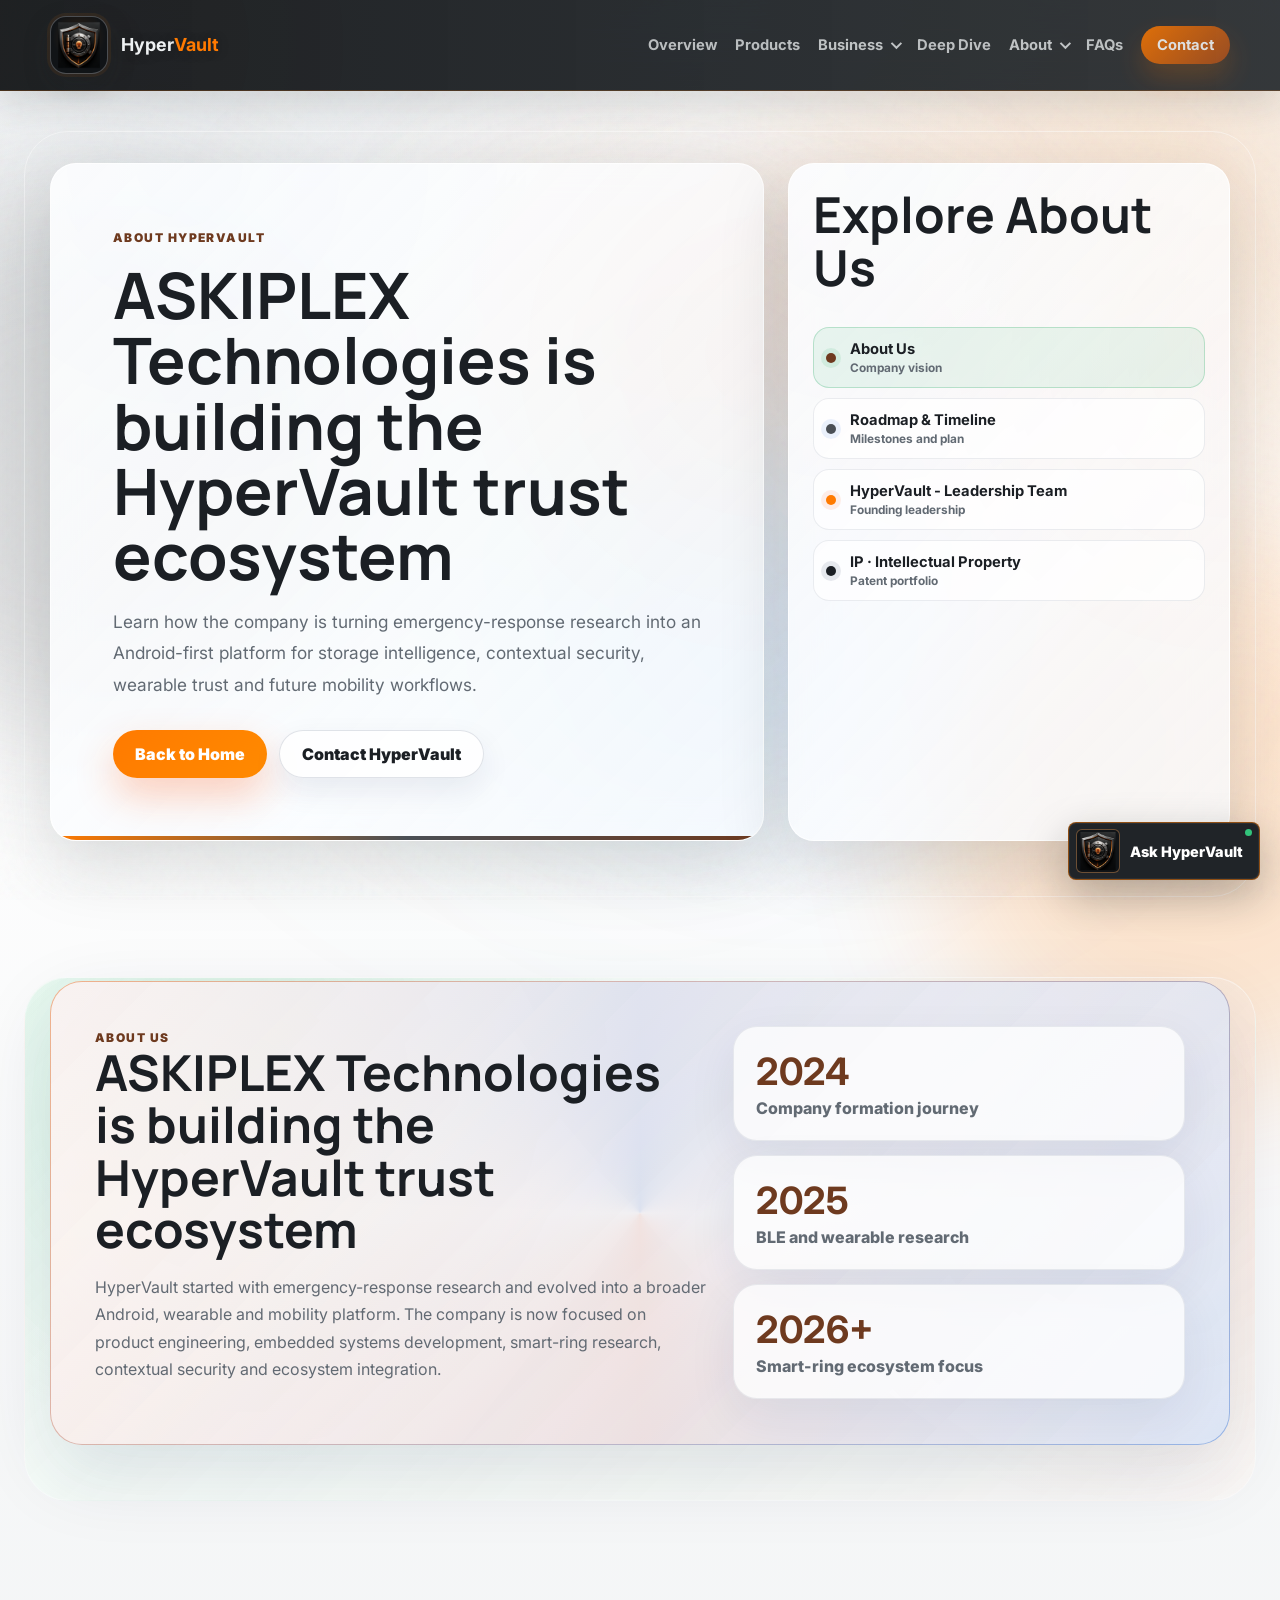
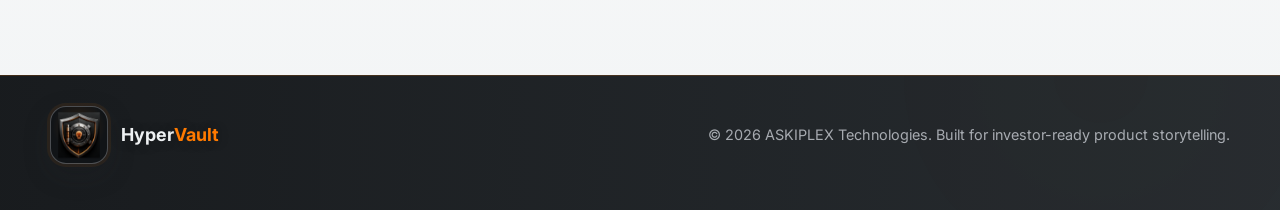
<file: about.html>
<!DOCTYPE html>
<html lang="en">
<head>
  <meta charset="UTF-8" />
  <meta name="viewport" content="width=device-width, initial-scale=1.0" />
  <meta name="description" content="About ASKIPLEX Technologies and the HyperVault trust ecosystem." />
  <title>About Us | HyperVault</title>
  <link rel="preconnect" href="https://fonts.googleapis.com" />
  <link rel="preconnect" href="https://fonts.gstatic.com" crossorigin>
  <link rel="icon" type="image/png" href="assets/hypervault-logo-mark.png" />
  <link rel="stylesheet" href="style.css" />
</head>
<body>
  <div id="scrollProgress" class="scroll-progress"></div>
  <div class="bg-orb orb-one"></div>
  <div class="bg-orb orb-two"></div>
  <div class="page-aurora aurora-a"></div>
  <div class="page-aurora aurora-b"></div>
  <div class="noise"></div>

  <header class="site-header" id="top">
    <nav class="nav">
      <a href="index.html" class="brand" aria-label="HyperVault home">
        <span class="brand-mark"><img src="assets/hypervault-logo-mark.png" alt="" /></span>
        <span>
          <strong><span>Hyper</span><span class="brand-vault">Vault</span></strong>
        </span>
      </a>
      <button class="menu-toggle" aria-label="Open navigation" aria-expanded="false">☰</button>
      <div class="nav-links">
        <a href="index.html">Overview</a>
        <a href="index.html#products">Products</a>
        <details class="nav-dropdown">
          <summary>
            <span>Business</span>
            <span class="nav-chevron" aria-hidden="true"></span>
          </summary>
          <div class="nav-submenu">
            <a href="business.html#business-model">
              <span class="submenu-dot green-dot"></span>
              <span>
                <strong>Business Model</strong>
                <small>Monetization path</small>
              </span>
            </a>
            <a href="business.html#market-opportunity">
              <span class="submenu-dot blue-dot"></span>
              <span>
                <strong>Market Opportunity</strong>
                <small>Software and wearables</small>
              </span>
            </a>
            <a href="business.html#users">
              <span class="submenu-dot navy-dot"></span>
              <span>
                <strong>Target Users</strong>
                <small>Audience and expansion</small>
              </span>
            </a>
            <a href="business.html#investor">
              <span class="submenu-dot orange-dot"></span>
              <span>
                <strong>Investor Snapshot</strong>
                <small>Funding and progress</small>
              </span>
            </a>
          </div>
        </details>
        <a href="deep-dive.html">Deep Dive</a>
        <details class="nav-dropdown">
          <summary>
            <span>About</span>
            <span class="nav-chevron" aria-hidden="true"></span>
          </summary>
          <div class="nav-submenu">
            <a href="about.html" aria-current="page">
              <span class="submenu-dot green-dot"></span>
              <span>
                <strong>About Us</strong>
                <small>Company vision</small>
              </span>
            </a>
            <a href="roadmap.html">
              <span class="submenu-dot blue-dot"></span>
              <span>
                <strong>Roadmap & Timeline</strong>
                <small>Milestones and plan</small>
              </span>
            </a>
            <a href="leadership.html">
              <span class="submenu-dot orange-dot"></span>
              <span>
                <strong>HyperVault - Leadership Team</strong>
                <small>Founding leadership</small>
              </span>
            </a>
            <a href="ip.html">
              <span class="submenu-dot navy-dot"></span>
              <span>
                <strong>IP · Intellectual Property</strong>
                <small>Patent portfolio</small>
              </span>
            </a>
          </div>
        </details>
        <a href="index.html#faqs">FAQs</a>
        <a href="index.html#contact" class="nav-cta">Contact</a>
      </div>
    </nav>
  </header>

  <main class="subpage-main">
    <section class="section subpage-hero">
      <div class="subpage-intro reveal">
        <span class="eyebrow green">About HyperVault</span>
        <h1>ASKIPLEX Technologies is building the HyperVault trust ecosystem</h1>
        <p>Learn how the company is turning emergency-response research into an Android-first platform for storage intelligence, contextual security, wearable trust and future mobility workflows.</p>
        <div class="subpage-actions">
          <a class="btn primary" href="index.html">Back to Home</a>
          <a class="btn secondary" href="index.html#contact">Contact HyperVault</a>
        </div>
      </div>
      <aside class="subpage-panel reveal" aria-label="About section pages">
        <h2>Explore About Us</h2>
        <div class="subpage-link-grid">
          <a class="subpage-link" href="about.html" aria-current="page">
            <span class="submenu-dot green-dot"></span>
            <span><strong>About Us</strong><small>Company vision</small></span>
          </a>
          <a class="subpage-link" href="roadmap.html">
            <span class="submenu-dot blue-dot"></span>
            <span><strong>Roadmap & Timeline</strong><small>Milestones and plan</small></span>
          </a>
          <a class="subpage-link" href="leadership.html">
            <span class="submenu-dot orange-dot"></span>
            <span><strong>HyperVault - Leadership Team</strong><small>Founding leadership</small></span>
          </a>
          <a class="subpage-link" href="ip.html">
            <span class="submenu-dot navy-dot"></span>
            <span><strong>IP · Intellectual Property</strong><small>Patent portfolio</small></span>
          </a>
        </div>
      </aside>
    </section>

    <section class="section about-us subpage-content" id="about">
      <div class="about-hero reveal">
        <div>
          <span class="eyebrow green">About Us</span>
          <h2>ASKIPLEX Technologies is building the HyperVault trust ecosystem</h2>
          <p>
            HyperVault started with emergency-response research and evolved into a broader Android, wearable and mobility
            platform. The company is now focused on product engineering, embedded systems development, smart-ring research,
            contextual security and ecosystem integration.
          </p>
        </div>
        <div class="about-stats">
          <div><strong>2024</strong><span>Company formation journey</span></div>
          <div><strong>2025</strong><span>BLE and wearable research</span></div>
          <div><strong>2026+</strong><span>Smart-ring ecosystem focus</span></div>
        </div>
      </div>
    </section>
  </main>

  <footer class="footer">
    <a href="index.html" class="brand">
      <span class="brand-mark"><img src="assets/hypervault-logo-mark.png" alt="" /></span>
      <span><strong><span>Hyper</span><span class="brand-vault">Vault</span></strong></span>
    </a>
    <p>© 2026 ASKIPLEX Technologies. Built for investor-ready product storytelling.</p>
  </footer>

  <button class="top-button" id="topButton" aria-label="Go to top">↑</button>

  <div class="image-lightbox" id="imageLightbox" aria-hidden="true">
    <div class="image-lightbox-panel" role="dialog" aria-modal="true" aria-labelledby="imageLightboxTitle">
      <button class="image-lightbox-close" id="imageLightboxClose" type="button" aria-label="Close image preview">×</button>
      <img id="imageLightboxImg" alt="" />
      <div class="image-lightbox-caption" id="imageLightboxTitle"></div>
    </div>
  </div>

  <script src="script.js"></script>
</body>
</html>
</file>
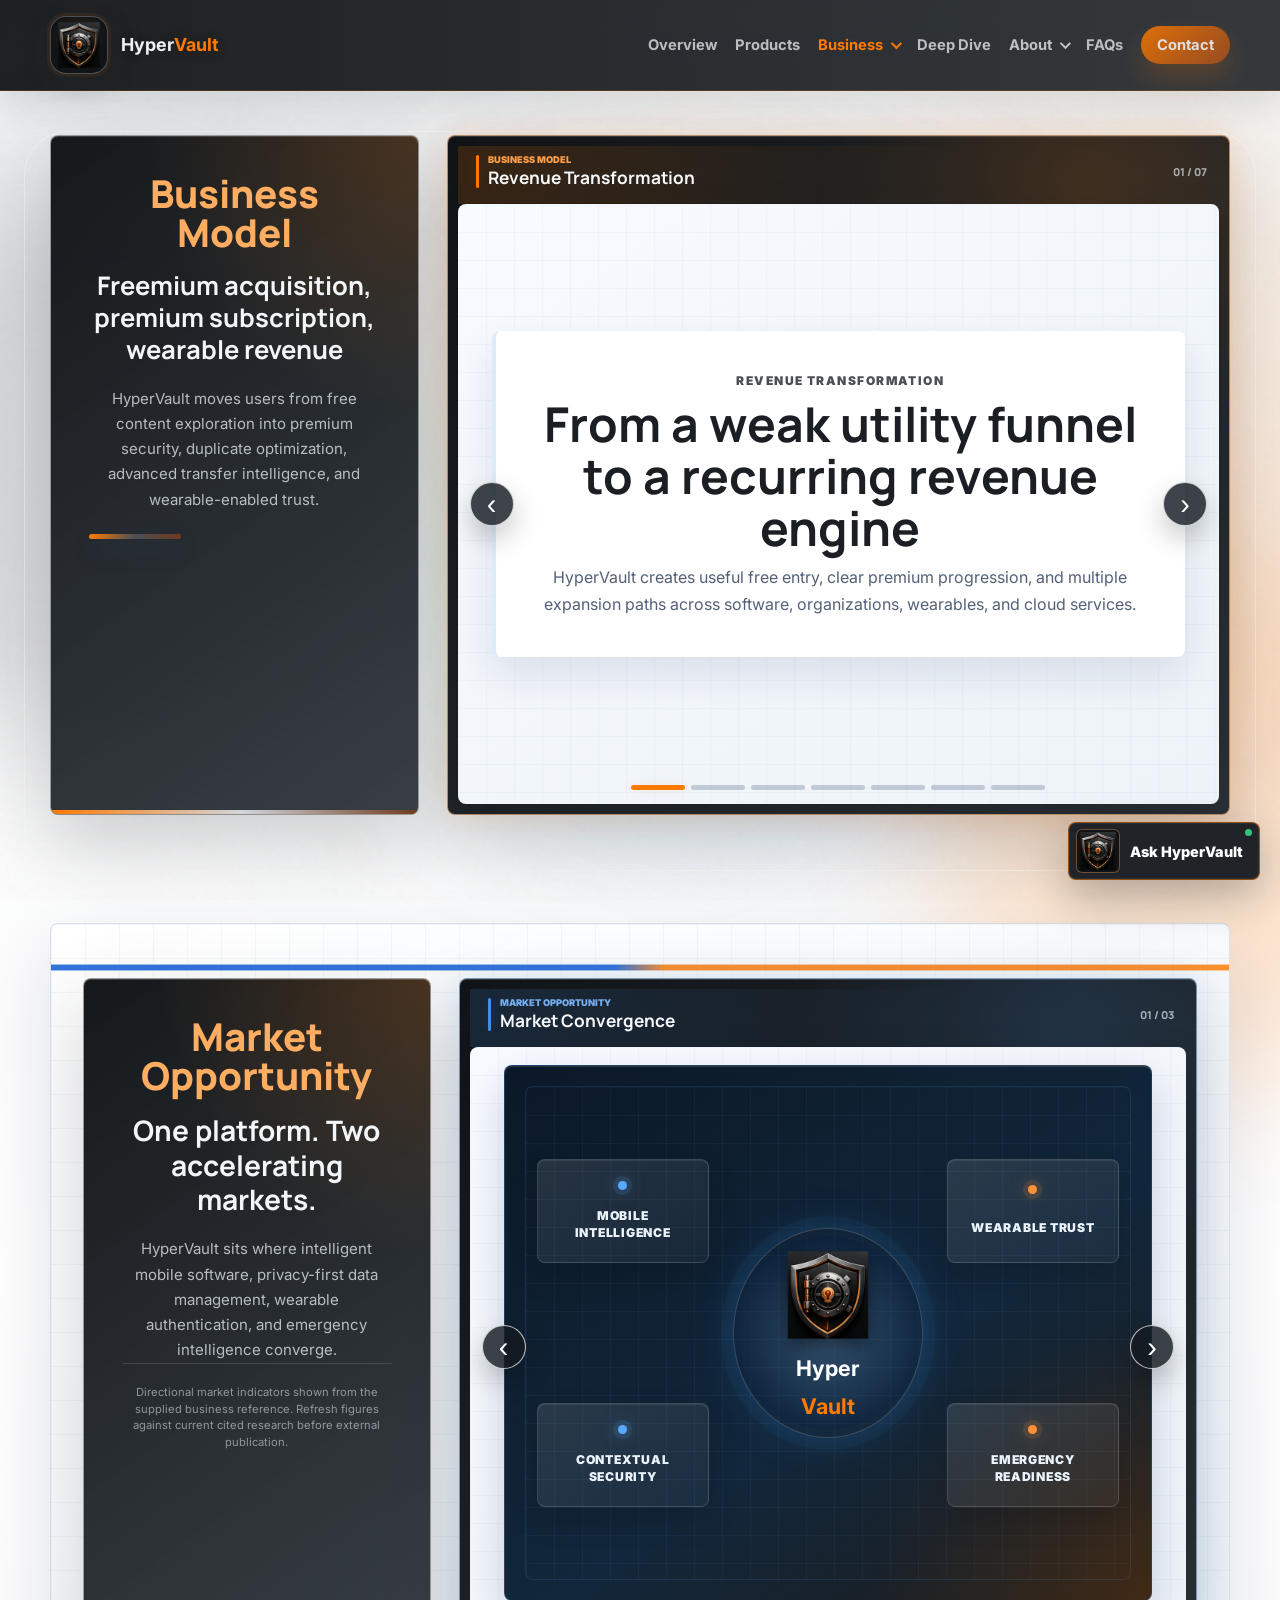
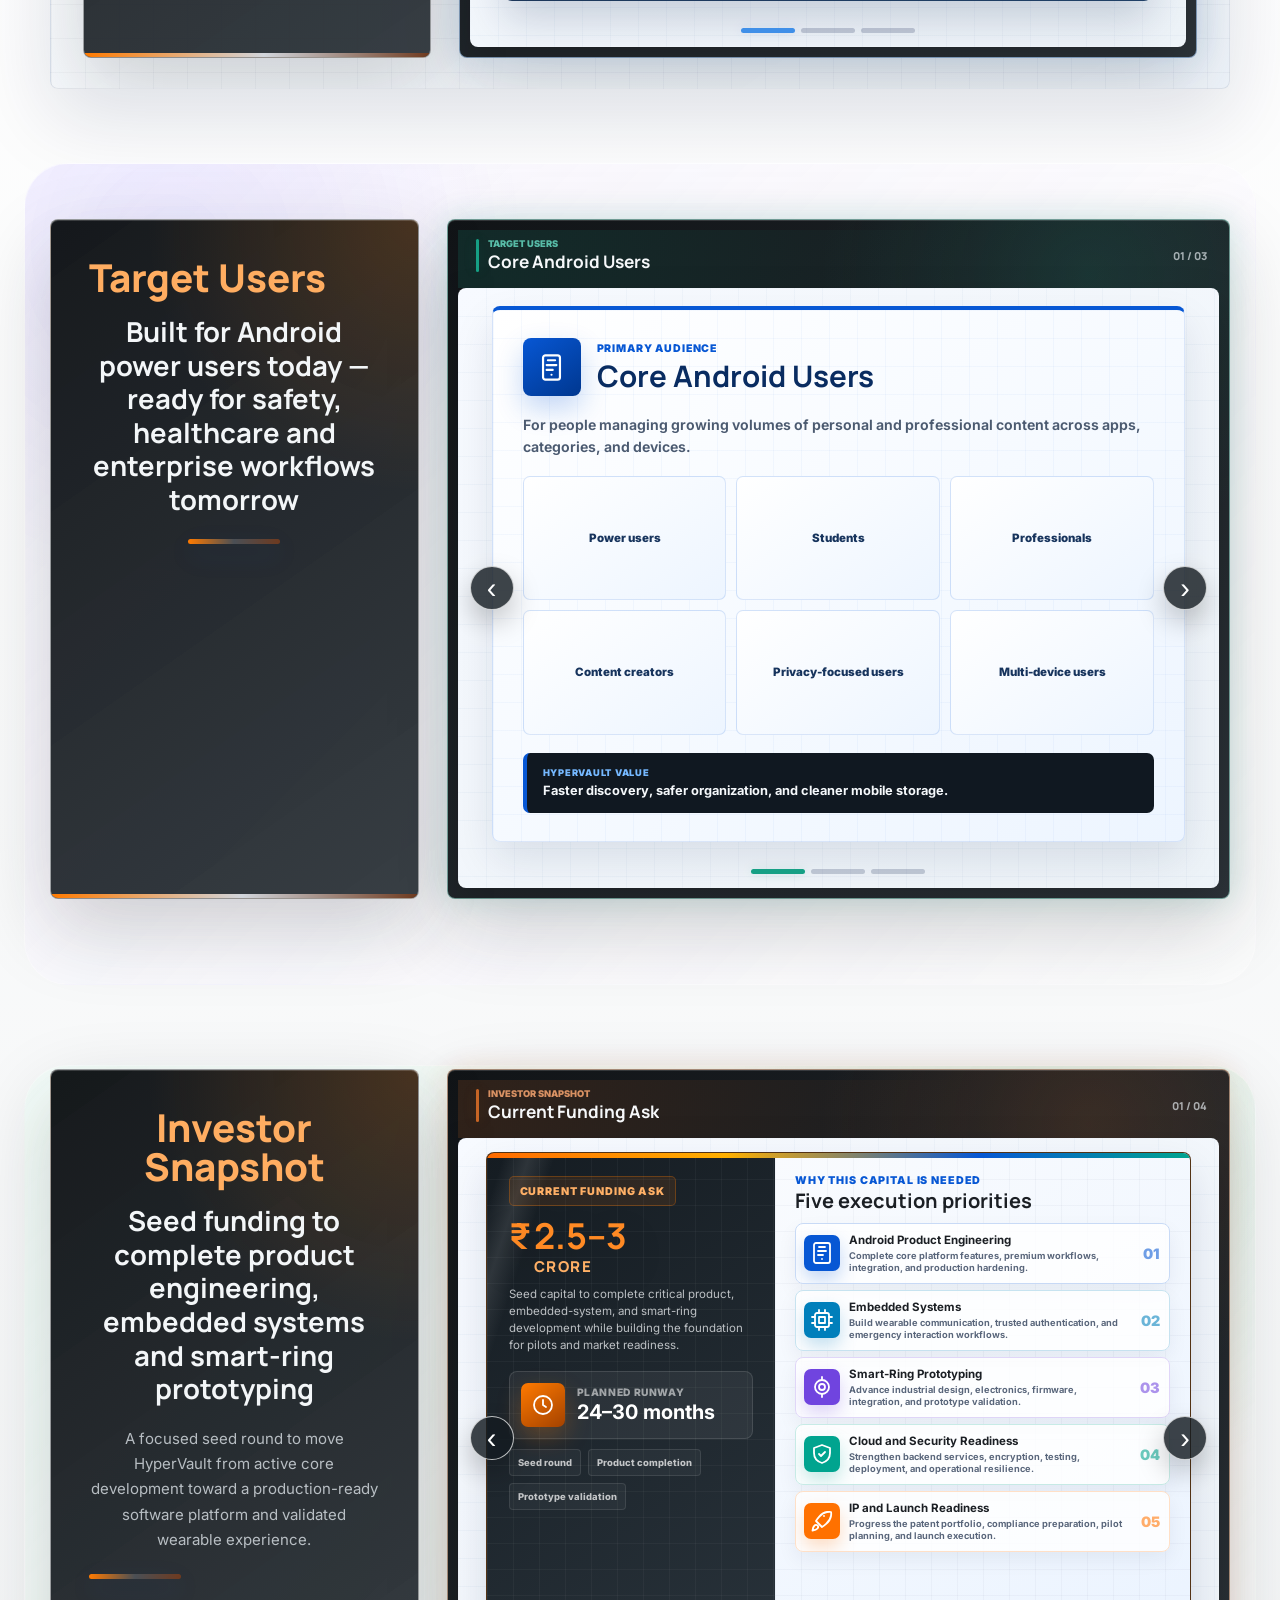
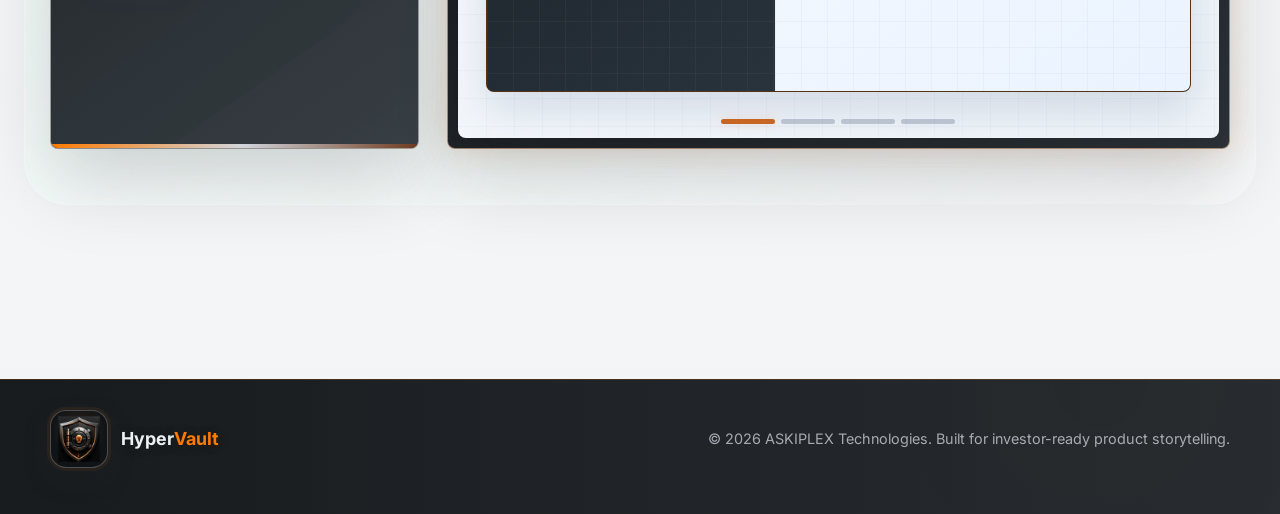
<file: business.html>
<!DOCTYPE html>
<html lang="en">
<head>
  <meta charset="UTF-8" />
  <meta name="viewport" content="width=device-width, initial-scale=1.0" />
  <meta name="description" content="HyperVault business model, product-line monetization, and investor snapshot." />
  <title>Business | HyperVault</title>
  <link rel="preconnect" href="https://fonts.googleapis.com" />
  <link rel="preconnect" href="https://fonts.gstatic.com" crossorigin>
  <link rel="icon" type="image/png" href="assets/hypervault-logo-mark.png" />
  <link rel="stylesheet" href="style.css" />
</head>
<body class="business-page">
  <div id="scrollProgress" class="scroll-progress"></div>
  <div class="bg-orb orb-one"></div>
  <div class="bg-orb orb-two"></div>
  <div class="page-aurora aurora-a"></div>
  <div class="page-aurora aurora-b"></div>
  <div class="noise"></div>

  <header class="site-header" id="top">
    <nav class="nav">
      <a href="index.html" class="brand" aria-label="HyperVault home">
        <span class="brand-mark"><img src="assets/hypervault-logo-mark.png" alt="" /></span>
        <span>
          <strong><span>Hyper</span><span class="brand-vault">Vault</span></strong>
        </span>
      </a>
      <button class="menu-toggle" aria-label="Open navigation" aria-expanded="false">☰</button>
      <div class="nav-links">
        <a href="index.html">Overview</a>
        <a href="index.html#products">Products</a>
        <details class="nav-dropdown">
          <summary aria-current="page">
            <span>Business</span>
            <span class="nav-chevron" aria-hidden="true"></span>
          </summary>
          <div class="nav-submenu">
            <a href="#business-model">
              <span class="submenu-dot green-dot"></span>
              <span>
                <strong>Business Model</strong>
                <small>Monetization path</small>
              </span>
            </a>
            <a href="#market-opportunity">
              <span class="submenu-dot blue-dot"></span>
              <span>
                <strong>Market Opportunity</strong>
                <small>Software and wearables</small>
              </span>
            </a>
            <a href="#users">
              <span class="submenu-dot navy-dot"></span>
              <span>
                <strong>Target Users</strong>
                <small>Audience and expansion</small>
              </span>
            </a>
            <a href="#investor">
              <span class="submenu-dot orange-dot"></span>
              <span>
                <strong>Investor Snapshot</strong>
                <small>Funding and progress</small>
              </span>
            </a>
          </div>
        </details>
        <a href="deep-dive.html">Deep Dive</a>
        <details class="nav-dropdown">
          <summary>
            <span>About</span>
            <span class="nav-chevron" aria-hidden="true"></span>
          </summary>
          <div class="nav-submenu">
            <a href="about.html">
              <span class="submenu-dot green-dot"></span>
              <span>
                <strong>About Us</strong>
                <small>Company vision</small>
              </span>
            </a>
            <a href="roadmap.html">
              <span class="submenu-dot blue-dot"></span>
              <span>
                <strong>Roadmap & Timeline</strong>
                <small>Milestones and plan</small>
              </span>
            </a>
            <a href="leadership.html">
              <span class="submenu-dot orange-dot"></span>
              <span>
                <strong>HyperVault - Leadership Team</strong>
                <small>Founding leadership</small>
              </span>
            </a>
            <a href="ip.html">
              <span class="submenu-dot navy-dot"></span>
              <span>
                <strong>IP · Intellectual Property</strong>
                <small>Patent portfolio</small>
              </span>
            </a>
          </div>
        </details>
        <a href="index.html#faqs">FAQs</a>
        <a href="index.html#contact" class="nav-cta">Contact</a>
      </div>
    </nav>
  </header>

  <main class="subpage-main">
    <section class="section business subpage-content" id="business-model">
      <div class="section-heading reveal">
        <span class="eyebrow green">Business Model</span>
        <h1 class="business-page-title">Freemium acquisition, premium subscription, wearable revenue</h1>
        <p>HyperVault moves users from free content exploration into premium security, duplicate optimization, advanced transfer intelligence, and wearable-enabled trust.</p>
      </div>

      <div class="business-model-story reveal" aria-labelledby="business-model-story-title">
        <div class="model-story-heading">
          <span class="eyebrow blue">Revenue Transformation</span>
          <h3 id="business-model-story-title">From a weak utility funnel to a recurring revenue engine</h3>
          <p>HyperVault creates useful free entry, clear premium progression, and multiple expansion paths across software, organizations, wearables, and cloud services.</p>
        </div>

        <div class="model-comparison-grid">
          <article class="legacy-model-panel">
            <header class="model-panel-heading">
              <span class="model-panel-number">01</span>
              <div>
                <span>Current Scenario</span>
                <h4>Utility apps lose momentum</h4>
              </div>
            </header>

            <ul class="model-points legacy-points">
              <li>One-time downloads with little reason to return</li>
              <li>Ad-driven experiences with limited user value</li>
              <li>Low retention and rapid user drop-off</li>
              <li>Restricted monetization potential</li>
            </ul>

            <div class="weak-funnel" aria-label="Weak revenue funnel: download, use once, drop off, minimal revenue">
              <div class="funnel-stage stage-download">
                <svg viewBox="0 0 24 24" aria-hidden="true"><path d="M12 3v12m0 0 4-4m-4 4-4-4"/><path d="M5 17v3h14v-3"/></svg>
                <strong>Download</strong>
                <small>Initial reach</small>
              </div>
              <div class="funnel-stage stage-once">
                <svg viewBox="0 0 24 24" aria-hidden="true"><path d="M9 11V6a2 2 0 0 1 4 0v4-2a2 2 0 1 1 4 0v3-1a2 2 0 1 1 4 0v5a7 7 0 0 1-7 7h-1c-2.8 0-4.4-1.4-6-3l-3-3a2 2 0 0 1 3-3l2 2"/></svg>
                <strong>Use once</strong>
                <small>Weak habit</small>
              </div>
              <div class="funnel-stage stage-drop">
                <svg viewBox="0 0 24 24" aria-hidden="true"><circle cx="12" cy="12" r="9"/><path d="m8 8 8 8m0-8-8 8"/></svg>
                <strong>Drop off</strong>
                <small>Low retention</small>
              </div>
              <div class="funnel-stage stage-minimal">
                <svg viewBox="0 0 24 24" aria-hidden="true"><circle cx="12" cy="12" r="9"/><path d="M16 8h-6a2 2 0 1 0 0 4h4a2 2 0 1 1 0 4H8m4-10v12"/></svg>
                <strong>Minimal</strong>
                <small>Revenue</small>
              </div>
            </div>

            <div class="legacy-outcome">
              <span aria-hidden="true"></span>
              <strong>Minimal revenue</strong>
              <small>Unsustainable growth loop</small>
            </div>
          </article>

          <article class="hypervault-model-panel">
            <header class="model-panel-heading">
              <span class="model-panel-number">02</span>
              <div>
                <span>How HyperVault Is Different</span>
                <h4>Every stage unlocks more value</h4>
              </div>
            </header>

            <ul class="model-points hypervault-points">
              <li>Useful freemium storage and security for everyone</li>
              <li>Premium intelligence, sync, and advanced controls</li>
              <li>Pro productivity tools for power users</li>
              <li>B2B licensing for teams and compliance-ready organizations</li>
              <li>Wearable and cloud partnerships expand long-term reach</li>
            </ul>

            <div class="revenue-path" aria-label="HyperVault recurring revenue path">
              <div class="model-stage freemium-stage">
                <span class="stage-icon">
                  <svg viewBox="0 0 24 24" aria-hidden="true"><rect width="18" height="4" x="3" y="8" rx="1"/><path d="M12 8v13M5 12v9h14v-9M7.5 8C5 8 4 6.5 4 5.3 4 4 5 3 6.3 3 8.5 3 10 5.2 12 8c2-2.8 3.5-5 5.7-5C19 3 20 4 20 5.3 20 6.5 19 8 16.5 8"/></svg>
                </span>
                <span class="stage-step">Entry</span>
                <strong>Freemium</strong>
                <p>Core storage and security for everyone</p>
              </div>
              <div class="model-stage premium-stage">
                <span class="stage-icon">
                  <svg viewBox="0 0 24 24" aria-hidden="true"><path d="m3 8 4-5h10l4 5-9 13L3 8Z"/><path d="m7 3 5 18 5-18M3 8h18"/></svg>
                </span>
                <span class="stage-step">Subscribe</span>
                <strong>Premium</strong>
                <p>Advanced features and cross-device sync</p>
              </div>
              <div class="model-stage pro-stage">
                <span class="stage-icon">
                  <svg viewBox="0 0 24 24" aria-hidden="true"><path d="M4.5 16.5c-1.5 1.3-2 5-2 5s3.7-.5 5-2c.8-.9.8-2.3-.1-3.1a2.2 2.2 0 0 0-2.9.1Z"/><path d="m9 15-3-3s4.5-8.2 11-9c1.4-.2 3.8-.4 4 0 .4.2.2 2.6 0 4-1 6.5-9 11-9 11l-3-3Z"/><path d="M14 7h.01M9 15l-1.5 1.5M16 12l1 4-4 1M8 8 4 7l1 4"/></svg>
                </span>
                <span class="stage-step">Advance</span>
                <strong>Pro Plan</strong>
                <p>Power-user tools and productivity suite</p>
              </div>
              <div class="model-stage b2b-stage">
                <span class="stage-icon">
                  <svg viewBox="0 0 24 24" aria-hidden="true"><rect width="16" height="20" x="4" y="2" rx="1"/><path d="M8 6h2m4 0h2M8 10h2m4 0h2M8 14h2m4 0h2M9 22v-4h6v4"/></svg>
                </span>
                <span class="stage-step">Scale</span>
                <strong>B2B Licensing</strong>
                <p>Teams, organizations, and compliance readiness</p>
              </div>
              <div class="model-stage ecosystem-stage">
                <span class="stage-icon">
                  <svg viewBox="0 0 24 24" aria-hidden="true"><path d="M17.5 19H9a7 7 0 1 1 6.7-9h1.8a4.5 4.5 0 1 1 0 9Z"/><path d="M12 12v5m-2-2 2 2 2-2"/></svg>
                </span>
                <span class="stage-step">Expand</span>
                <strong>Future Ecosystem</strong>
                <p>Wearable, cloud, and technology partnerships</p>
              </div>
            </div>

            <div class="revenue-engine">
              <span class="engine-pulse" aria-hidden="true"></span>
              <svg viewBox="0 0 24 24" aria-hidden="true"><path d="M12 2v3m0 14v3M4.9 4.9 7 7m10 10 2.1 2.1M2 12h3m14 0h3M4.9 19.1 7 17m10-10 2.1-2.1"/><circle cx="12" cy="12" r="4"/></svg>
              <strong>Recurring Revenue Engine</strong>
              <small>Acquire · Convert · Retain · Expand</small>
            </div>
          </article>
        </div>

      </div>

      <div class="business-economics-overview reveal" aria-label="HyperVault recurring value layers and product-line economics">
        <div class="economics-visual magic-frame">
          <img src="assets/business/hypervault-business-product-lines.png" alt="HyperVault business model showing freemium app, premium app, smart wearable, user acquisition, revenue monetization, and ecosystem expansion" />
        </div>
        <div class="model-value-strip" aria-label="HyperVault recurring value layers">
          <span><b>01</b><strong>Freemium entry</strong><small>Broad acquisition</small></span>
          <span><b>02</b><strong>Premium subscription</strong><small>Recurring software</small></span>
          <span><b>03</b><strong>Pro productivity</strong><small>Higher user value</small></span>
          <span><b>04</b><strong>B2B licensing</strong><small>Organization scale</small></span>
          <span><b>05</b><strong>Ecosystem upsell</strong><small>Wearable and cloud</small></span>
        </div>
      </div>

      <div class="business-layout">
        <div class="revenue-card reveal">
          <h3>Subscription Revenue</h3>
          <ul>
            <li>Duplicate virtualization</li>
            <li>Contextual security</li>
            <li>Advanced transfer intelligence</li>
            <li>Wearable-aware authentication</li>
            <li>Emergency services</li>
          </ul>
          <div class="subscription-price-panel" aria-label="Premium subscription pricing">
            <div class="price-panel-heading">
              <span>Premium subscription</span>
              <small>Choose a flexible billing cycle</small>
            </div>
            <div class="price-options">
              <div class="price-option monthly-price">
                <small>Monthly</small>
                <strong><span>₹</span>99</strong>
                <em>per month</em>
              </div>
              <div class="price-option annual-price">
                <span class="price-badge">Best value</span>
                <small>Annual</small>
                <strong><span>₹</span>999</strong>
                <em>per year</em>
              </div>
            </div>
          </div>
        </div>
        <div class="revenue-card orange-card reveal">
          <h3>Hardware Revenue</h3>
          <ul>
            <li>Smart rings</li>
            <li>Smart bands</li>
            <li>Smart watches</li>
            <li>Smart cards</li>
            <li>Smart keychains</li>
          </ul>
          <strong>One-time device sales</strong>
        </div>
        <div class="business-image magic-frame reveal">
          <img src="assets/hd/hypervault-business-model.png" alt="HyperVault business model visual" />
        </div>
      </div>
    </section>

    <section class="section market-opportunity reveal" id="market-opportunity" aria-labelledby="market-opportunity-title">
      <div class="market-opportunity-heading">
        <span class="eyebrow orange">Market Opportunity</span>
        <h2 id="market-opportunity-title">One platform. Two accelerating markets.</h2>
        <p>HyperVault sits where intelligent mobile software, privacy-first data management, wearable authentication, and emergency intelligence converge.</p>
      </div>

      <div class="market-convergence" aria-label="HyperVault market convergence">
        <span>Mobile intelligence</span>
        <span>Contextual security</span>
        <strong aria-label="HyperVault">
          <img src="assets/hypervault-logo-mark.png" alt="" />
          Hyper<span>Vault</span>
        </strong>
        <span>Wearable trust</span>
        <span>Emergency readiness</span>
      </div>

      <div class="market-opportunity-grid">
        <article class="market-lane software-market">
          <header class="market-lane-header">
            <span class="market-lane-icon" aria-hidden="true">
              <svg viewBox="0 0 24 24"><rect width="14" height="20" x="5" y="2" rx="2"/><path d="M12 18h.01"/></svg>
            </span>
            <div>
              <span class="market-kicker">Massive installed base</span>
              <h3>Software Market Opportunity</h3>
            </div>
          </header>

          <div class="market-metric-grid">
            <div class="market-metric market-metric-featured">
              <div class="market-share-ring" aria-hidden="true"><span>60%+</span></div>
              <p>Android powers a majority share of the global smartphone market.</p>
            </div>
            <div class="market-metric">
              <span class="market-metric-icon" aria-hidden="true">
                <svg viewBox="0 0 24 24"><circle cx="12" cy="12" r="10"/><path d="M2 12h20M12 2a15.3 15.3 0 0 1 0 20M12 2a15.3 15.3 0 0 0 0 20"/></svg>
              </span>
              <strong>3B+</strong>
              <p>active Android devices worldwide</p>
            </div>
            <div class="market-metric">
              <span class="market-metric-icon" aria-hidden="true">
                <svg viewBox="0 0 24 24"><rect width="14" height="20" x="5" y="2" rx="2"/><path d="M9 6h6M12 18h.01"/></svg>
              </span>
              <strong>1.2B</strong>
              <p>smartphones shipped annually</p>
            </div>
          </div>

          <div class="market-pressure" aria-label="Software market demand signals">
            <h4>Why demand keeps expanding</h4>
            <div class="market-signal"><span class="signal-icon" aria-hidden="true">01</span><p>Growing storage, privacy, and multi-device complexity</p><i style="--signal: 92%"></i></div>
            <div class="market-signal"><span class="signal-icon" aria-hidden="true">02</span><p>Rising duplicate content and storage inefficiency</p><i style="--signal: 84%"></i></div>
            <div class="market-signal"><span class="signal-icon" aria-hidden="true">03</span><p>Demand for secure, privacy-focused mobile ecosystems</p><i style="--signal: 96%"></i></div>
            <div class="market-signal"><span class="signal-icon" aria-hidden="true">04</span><p>More cross-device file and media interactions</p><i style="--signal: 78%"></i></div>
          </div>
        </article>

        <article class="market-lane wearable-market">
          <header class="market-lane-header">
            <span class="market-lane-icon" aria-hidden="true">
              <svg viewBox="0 0 24 24"><path d="M6 3h12l1 4-1 2 1 2-1 4H6l-1-4 1-2-1-2 1-4Z"/><rect width="8" height="6" x="8" y="6" rx="1"/><path d="M8 15v6h8v-6"/></svg>
            </span>
            <div>
              <span class="market-kicker">Trust moves beyond the phone</span>
              <h3>Wearable Market Opportunity</h3>
            </div>
          </header>

          <div class="wearable-growth-stage">
            <div class="growth-metric">
              <span>Projected through 2033</span>
              <strong>22.5<small>%</small></strong>
              <p>Smart ring CAGR</p>
            </div>
            <div class="growth-chart" aria-label="Illustrative wearable market growth trend">
              <span class="growth-line" aria-hidden="true"></span>
              <span class="growth-bar" style="--bar-height: 28%"><i>Now</i></span>
              <span class="growth-bar" style="--bar-height: 43%"></span>
              <span class="growth-bar" style="--bar-height: 61%"></span>
              <span class="growth-bar" style="--bar-height: 79%"></span>
              <span class="growth-bar" style="--bar-height: 100%"><i>2033</i></span>
            </div>
            <div class="growth-metric market-value">
              <span>Wearable technology</span>
              <strong><small>USD</small>229B</strong>
              <p>projected market value</p>
            </div>
          </div>

          <div class="wearable-device-row" aria-label="Wearable product categories">
            <span><svg viewBox="0 0 24 24" aria-hidden="true"><circle cx="12" cy="12" r="7"/><circle cx="12" cy="12" r="3"/></svg>Smart rings</span>
            <span><svg viewBox="0 0 24 24" aria-hidden="true"><path d="M7 2h10l2 5-2 3 2 3-2 9H7l-2-9 2-3-2-3 2-5Z"/><rect width="8" height="7" x="8" y="7" rx="2"/></svg>Smart bands</span>
            <span><svg viewBox="0 0 24 24" aria-hidden="true"><path d="M9 2h6l1 4h3v12h-3l-1 4H9l-1-4H5V6h3l1-4Z"/><circle cx="12" cy="12" r="3"/></svg>Smart watches</span>
          </div>

          <div class="market-pressure" aria-label="Wearable market demand signals">
            <h4>What is creating momentum</h4>
            <div class="market-signal"><span class="signal-icon" aria-hidden="true">01</span><p>Safety and emergency wearables are becoming mainstream</p><i style="--signal: 90%"></i></div>
            <div class="market-signal"><span class="signal-icon" aria-hidden="true">02</span><p>Continuous monitoring is expanding across ecosystems</p><i style="--signal: 82%"></i></div>
            <div class="market-signal"><span class="signal-icon" aria-hidden="true">03</span><p>Wearables are evolving into trusted authentication devices</p><i style="--signal: 95%"></i></div>
            <div class="market-signal"><span class="signal-icon" aria-hidden="true">04</span><p>Lightweight, always-available devices fit daily behavior</p><i style="--signal: 86%"></i></div>
          </div>
        </article>
      </div>

      <p class="market-reference-note">Directional market indicators shown from the supplied business reference. Refresh figures against current cited research before external publication.</p>
    </section>

    <section class="section target business-target" id="users">
      <div class="section-heading centered reveal">
        <span class="eyebrow blue">Target Users</span>
        <h2>Built for Android power users today — ready for safety, healthcare and enterprise workflows tomorrow</h2>
      </div>
      <div class="target-layout">
        <div class="target-card core-user-card reveal">
          <div class="target-card-heading">
            <span class="target-card-icon" aria-hidden="true">
              <svg viewBox="0 0 24 24"><rect width="14" height="20" x="5" y="2" rx="2"/><path d="M9 6h6M8 10h8M8 14h5M12 18h.01"/></svg>
            </span>
            <div><span class="target-card-kicker">Primary audience</span><h3>Core Android Users</h3></div>
          </div>
          <p class="target-card-summary">For people managing growing volumes of personal and professional content across apps, categories, and devices.</p>
          <div class="target-user-grid" aria-label="Core Android user groups">
            <span>Power users</span><span>Students</span><span>Professionals</span>
            <span>Content creators</span><span>Privacy-focused users</span><span>Multi-device users</span>
          </div>
          <div class="target-user-outcome"><span>HyperVault value</span><strong>Faster discovery, safer organization, and cleaner mobile storage.</strong></div>
        </div>
        <div class="target-card safety-user-card reveal">
          <div class="target-card-heading">
            <span class="target-card-icon" aria-hidden="true">
              <svg viewBox="0 0 24 24"><path d="M12 3 4 6v5c0 5 3.4 8.5 8 10 4.6-1.5 8-5 8-10V6l-8-3Z"/><path d="m9 12 2 2 4-4"/></svg>
            </span>
            <div><span class="target-card-kicker">Trust-led audience</span><h3>Safety &amp; Wearable Users</h3></div>
          </div>
          <p class="target-card-summary">For people who need wearable-backed trust and rapid safety communication across everyday and field environments.</p>
          <div class="target-user-grid" aria-label="Safety and wearable user groups">
            <span>Wearable users</span><span>Women’s safety</span><span>Parents</span>
            <span>Senior citizens</span><span>Health &amp; wellness</span><span>Field workers</span>
          </div>
          <div class="target-user-outcome"><span>HyperVault value</span><strong>Proximity trust, emergency readiness, and protected evidence sharing.</strong></div>
        </div>
      </div>
      <div class="wide-image target-expansion-visual magic-frame reveal">
        <img src="assets/hd/industry-or-domain-expansion.png" alt="HyperVault industry and domain expansion segments" />
        <div class="target-domain-mobile" aria-label="HyperVault industry and domain expansion">
          <p>From consumer Android privacy to professional, enterprise, safety, and wearable workflows.</p>
          <div class="target-domain-grid">
            <span>Healthcare</span><span>Finance &amp; Banking</span>
            <span>Legal &amp; Compliance</span><span>Enterprise / BYOD</span>
            <span>Field Services</span><span>Public Safety</span>
            <span>Education &amp; Research</span><span>Creators &amp; Media</span>
          </div>
        </div>
      </div>
    </section>

    <section class="section investor subpage-content" id="investor">
      <div class="section-heading reveal">
        <span class="eyebrow orange">Investor Snapshot</span>
        <h2>Seed funding to complete product engineering, embedded systems and smart-ring prototyping</h2>
        <p>A focused seed round to move HyperVault from active core development toward a production-ready software platform and validated wearable experience.</p>
      </div>

      <div class="funding-ask reveal" aria-labelledby="funding-ask-title">
        <div class="funding-ask-summary">
          <span class="funding-round-label">Current Funding Ask</span>
          <h3 id="funding-ask-title"><span class="funding-currency">₹</span><span class="funding-amount-value">2.5–3</span><small>Crore</small></h3>
          <p>Seed capital to complete critical product, embedded-system, and smart-ring development while building the foundation for pilots and market readiness.</p>

          <div class="funding-runway">
            <span class="runway-icon" aria-hidden="true">
              <svg viewBox="0 0 24 24"><circle cx="12" cy="12" r="9"/><path d="M12 7v5l3 2"/></svg>
            </span>
            <span><small>Planned runway</small><strong>24–30 months</strong></span>
          </div>

          <div class="funding-stage-row" aria-label="Funding stage and focus">
            <span>Seed round</span>
            <span>Product completion</span>
            <span>Prototype validation</span>
          </div>
        </div>

        <div class="funding-needs">
          <div class="funding-needs-heading">
            <span>Why this capital is needed</span>
            <h3>Five execution priorities</h3>
          </div>

          <div class="funding-need-list">
            <article class="funding-need product-need">
              <span class="funding-need-icon" aria-hidden="true">
                <svg viewBox="0 0 24 24"><rect width="16" height="20" x="4" y="2" rx="2"/><path d="M9 6h6M8 10h8M8 14h5M12 18h.01"/></svg>
              </span>
              <div><strong>Android Product Engineering</strong><p>Complete core platform features, premium workflows, integration, and production hardening.</p></div>
              <b>01</b>
            </article>
            <article class="funding-need embedded-need">
              <span class="funding-need-icon" aria-hidden="true">
                <svg viewBox="0 0 24 24"><rect width="14" height="14" x="5" y="5" rx="2"/><path d="M9 9h6v6H9zM9 2v3m6-3v3M9 19v3m6-3v3M2 9h3m-3 6h3m14-6h3m-3 6h3"/></svg>
              </span>
              <div><strong>Embedded Systems</strong><p>Build wearable communication, trusted authentication, and emergency interaction workflows.</p></div>
              <b>02</b>
            </article>
            <article class="funding-need wearable-need">
              <span class="funding-need-icon" aria-hidden="true">
                <svg viewBox="0 0 24 24"><circle cx="12" cy="12" r="7"/><circle cx="12" cy="12" r="3"/><path d="M12 2v3m0 14v3"/></svg>
              </span>
              <div><strong>Smart-Ring Prototyping</strong><p>Advance industrial design, electronics, firmware, integration, and prototype validation.</p></div>
              <b>03</b>
            </article>
            <article class="funding-need security-need">
              <span class="funding-need-icon" aria-hidden="true">
                <svg viewBox="0 0 24 24"><path d="M12 3 4 6v5c0 5 3.4 8.5 8 10 4.6-1.5 8-5 8-10V6l-8-3Z"/><path d="m9 12 2 2 4-4"/></svg>
              </span>
              <div><strong>Cloud and Security Readiness</strong><p>Strengthen backend services, encryption, testing, deployment, and operational resilience.</p></div>
              <b>04</b>
            </article>
            <article class="funding-need launch-need">
              <span class="funding-need-icon" aria-hidden="true">
                <svg viewBox="0 0 24 24"><path d="M4.5 16.5c-1.5 1.3-2 5-2 5s3.7-.5 5-2c.8-.9.8-2.3-.1-3.1a2.2 2.2 0 0 0-2.9.1Z"/><path d="m9 15-3-3s4.5-8.2 11-9c1.4-.2 3.8-.4 4 0 .4.2.2 2.6 0 4-1 6.5-9 11-9 11l-3-3Z"/><path d="M14 7h.01"/></svg>
              </span>
              <div><strong>IP and Launch Readiness</strong><p>Progress the patent portfolio, compliance preparation, pilot planning, and launch execution.</p></div>
              <b>05</b>
            </article>
          </div>
        </div>
      </div>

      <div class="investor-readiness-overview reveal" aria-labelledby="investor-readiness-title">
        <div class="investor-readiness-heading">
          <span>Investor Readiness</span>
          <h3 id="investor-readiness-title">Three signals. One focused seed round.</h3>
          <p>HyperVault is converting established foundations into a protected, validated, pilot-ready product ecosystem.</p>
        </div>

        <div class="investor-readiness-flow">
          <article class="readiness-node progress-readiness">
            <div class="readiness-node-top">
              <span class="readiness-icon" aria-hidden="true">
                <svg viewBox="0 0 24 24"><rect width="14" height="18" x="5" y="3" rx="2"/><path d="M9 3V1h6v2M8.5 8h7M8.5 12h4M8.5 16h6"/><path d="m15 13 1.5 1.5L20 11"/></svg>
              </span>
              <b>01</b>
            </div>
            <span class="readiness-label">Current Progress</span>
            <strong>Core build in progress</strong>
            <p>Company registration, Startup India recognition, and Google Play developer account completed.</p>
            <span class="readiness-status"><i></i>Foundation active</span>
          </article>

          <article class="readiness-node ip-readiness">
            <div class="readiness-node-top">
              <span class="readiness-icon" aria-hidden="true">
                <svg viewBox="0 0 24 24"><path d="M12 3 4 6v5c0 5 3.4 8.5 8 10 4.6-1.5 8-5 8-10V6l-8-3Z"/><path d="M9 9h6v7H9zM10 9V7h4v2"/></svg>
              </span>
              <b>02</b>
            </div>
            <span class="readiness-label">IP Portfolio</span>
            <strong>5 patent applications filed</strong>
            <p>Protecting storage, security, trust, emergency, transfer, and contextual intelligence systems.</p>
            <span class="readiness-status"><i></i>Defensibility building</span>
          </article>

          <article class="readiness-node objective-readiness">
            <div class="readiness-node-top">
              <span class="readiness-icon" aria-hidden="true">
                <svg viewBox="0 0 24 24"><circle cx="12" cy="12" r="8"/><circle cx="12" cy="12" r="4"/><path d="m12 12 8-8M16 4h4v4"/></svg>
              </span>
              <b>03</b>
            </div>
            <span class="readiness-label">Round Objective</span>
            <strong>Complete and validate</strong>
            <p>Advance product engineering, embedded systems, smart-ring prototypes, and pilot readiness.</p>
            <span class="readiness-status"><i></i>Capital unlocks validation</span>
          </article>
        </div>

        <div class="readiness-outcome">
          <span aria-hidden="true">
            <svg viewBox="0 0 24 24"><path d="M4.5 16.5c-1.5 1.3-2 5-2 5s3.7-.5 5-2c.8-.9.8-2.3-.1-3.1a2.2 2.2 0 0 0-2.9.1Z"/><path d="m9 15-3-3s4.5-8.2 11-9c1.4-.2 3.8-.4 4 0 .4.2.2 2.6 0 4-1 6.5-9 11-9 11l-3-3Z"/><path d="M14 7h.01"/></svg>
          </span>
          <p><small>Seed-round outcome</small><strong>Validated platform, wearable prototypes, and pilot readiness</strong></p>
        </div>
      </div>

      <div class="investor-financial-card reveal" data-financial-projections aria-labelledby="financial-projections-title">
        <div class="financial-card-heading">
          <div>
            <span class="eyebrow orange">Financial Projections</span>
            <h3 id="financial-projections-title">Four-year execution and revenue outlook</h3>
            <p>Planned capital deployment follows product completion, premium monetization, wearable pilots, and ecosystem expansion.</p>
          </div>
          <div class="financial-heading-mark" aria-hidden="true">
            <img src="assets/hypervault-logo-mark.png" alt="" />
            <span>Investor<br />Planning</span>
          </div>
        </div>

        <div class="projection-table" aria-label="HyperVault four-year financial projections">
          <div class="projection-table-head" aria-hidden="true">
            <span><svg viewBox="0 0 24 24"><rect width="18" height="18" x="3" y="4" rx="2"/><path d="M16 2v4M8 2v4M3 10h18"/></svg>Year / Timeline</span>
            <span><svg viewBox="0 0 24 24"><rect width="16" height="18" x="4" y="4" rx="2"/><path d="M9 4V2h6v2M8 9h8M8 13h8M8 17h5"/></svg>Key Deliverables</span>
            <span><svg viewBox="0 0 24 24"><circle cx="12" cy="12" r="9"/><path d="M8 7h8M8 10h8M9 7c4 0 4 6 0 6h-1l6 5"/></svg>Spend</span>
            <span><svg viewBox="0 0 24 24"><path d="M3 20h18M5 17l4-5 4 2 6-8M16 6h3v3"/></svg>Revenue</span>
            <span><svg viewBox="0 0 24 24"><circle cx="12" cy="12" r="9"/><circle cx="12" cy="12" r="5"/><path d="m12 12 8-8M17 4h3v3"/></svg>Outcome</span>
          </div>

          <button class="projection-row active" type="button" aria-pressed="true"
            data-year="Year 1" data-timeline="0–12 months" data-phase="Phase 1–2"
            data-deliverables="Category exploration, duplicate virtualization, security and vault"
            data-spend="₹90L" data-revenue="₹0" data-outcome="Prototype validated and pilot ready"
            data-spend-fill="86" data-revenue-fill="0">
            <span class="projection-year"><b>01</b><span><strong>Year 1</strong><small>0–12 months</small></span></span>
            <span class="projection-deliverable"><i>Phase 1–2</i><strong>Category Exploration</strong><small>Duplicate virtualization, security and vault</small></span>
            <span class="projection-money spend-money"><small>Spend</small><strong>₹90L</strong></span>
            <span class="projection-money revenue-money"><small>Revenue</small><strong>₹0</strong></span>
            <span class="projection-outcome"><svg viewBox="0 0 24 24" aria-hidden="true"><path d="M9 11l3 3L22 4M21 12v7a2 2 0 0 1-2 2H5a2 2 0 0 1-2-2V5a2 2 0 0 1 2-2h11"/></svg><span>Prototype validated,<br />pilot ready</span></span>
          </button>

          <button class="projection-row" type="button" aria-pressed="false"
            data-year="Year 2" data-timeline="12–24 months" data-phase="Phase 3–4"
            data-deliverables="Transfer infrastructure and emergency communication"
            data-spend="₹60L" data-revenue="₹20L" data-outcome="Product feature-complete; premium subscriptions start"
            data-spend-fill="57" data-revenue-fill="7">
            <span class="projection-year"><b>02</b><span><strong>Year 2</strong><small>12–24 months</small></span></span>
            <span class="projection-deliverable"><i>Phase 3–4</i><strong>Transfer Infrastructure</strong><small>Emergency communication workflows</small></span>
            <span class="projection-money spend-money"><small>Spend</small><strong>₹60L</strong></span>
            <span class="projection-money revenue-money"><small>Revenue</small><strong>₹20L</strong></span>
            <span class="projection-outcome"><svg viewBox="0 0 24 24" aria-hidden="true"><path d="M12 3 4 6v5c0 5 3.4 8.5 8 10 4.6-1.5 8-5 8-10V6l-8-3Z"/><path d="m9 12 2 2 4-4"/></svg><span>Feature-complete;<br />subscriptions start</span></span>
          </button>

          <button class="projection-row" type="button" aria-pressed="false"
            data-year="Year 3" data-timeline="24–36 months" data-phase="Phase 5–6"
            data-deliverables="Wearable software and smart-ring hardware"
            data-spend="₹1.05Cr" data-revenue="₹1Cr" data-outcome="Hardware pilot sales and subscription growth"
            data-spend-fill="100" data-revenue-fill="33">
            <span class="projection-year"><b>03</b><span><strong>Year 3</strong><small>24–36 months</small></span></span>
            <span class="projection-deliverable"><i>Phase 5–6</i><strong>Wearable Software</strong><small>Smart-ring hardware and integration</small></span>
            <span class="projection-money spend-money"><small>Spend</small><strong>₹1.05Cr</strong></span>
            <span class="projection-money revenue-money"><small>Revenue</small><strong>₹1Cr</strong></span>
            <span class="projection-outcome"><svg viewBox="0 0 24 24" aria-hidden="true"><circle cx="9" cy="20" r="1"/><circle cx="19" cy="20" r="1"/><path d="M3 4h2l2.7 11.4a2 2 0 0 0 2 1.6h7.7a2 2 0 0 0 2-1.6L21 8H7"/></svg><span>Hardware pilots and<br />subscription growth</span></span>
          </button>

          <button class="projection-row" type="button" aria-pressed="false"
            data-year="Year 4" data-timeline="36–48 months" data-phase="Phase 7"
            data-deliverables="Health and monitoring infrastructure"
            data-spend="₹45L" data-revenue="₹3Cr" data-outcome="Ecosystem expansion, commercial launch and growth-funding readiness"
            data-spend-fill="43" data-revenue-fill="100">
            <span class="projection-year"><b>04</b><span><strong>Year 4</strong><small>36–48 months</small></span></span>
            <span class="projection-deliverable"><i>Phase 7</i><strong>Health and Monitoring</strong><small>Infrastructure and ecosystem services</small></span>
            <span class="projection-money spend-money"><small>Spend</small><strong>₹45L</strong></span>
            <span class="projection-money revenue-money"><small>Revenue</small><strong>₹3Cr</strong></span>
            <span class="projection-outcome"><svg viewBox="0 0 24 24" aria-hidden="true"><path d="M4.5 16.5c-1.5 1.3-2 5-2 5s3.7-.5 5-2c.8-.9.8-2.3-.1-3.1a2.2 2.2 0 0 0-2.9.1Z"/><path d="m9 15-3-3s4.5-8.2 11-9c1.4-.2 3.8-.4 4 0 .4.2.2 2.6 0 4-1 6.5-9 11-9 11l-3-3Z"/><path d="M14 7h.01"/></svg><span>Ecosystem expansion<br />and commercial launch</span></span>
          </button>
        </div>

        <div class="financial-insights financial-focus-only">
          <section class="projection-focus" aria-live="polite" aria-label="Selected financial projection year">
            <div class="projection-focus-top">
              <span data-finance-year>Year 1</span>
              <small data-finance-timeline>0–12 months</small>
            </div>
            <span class="projection-focus-phase" data-finance-phase>Phase 1–2</span>
            <h4 data-finance-deliverables>Category exploration, duplicate virtualization, security and vault</h4>
            <div class="focus-metrics">
              <div class="focus-metric focus-spend"><span><small>Planned spend</small><strong data-finance-spend>₹90L</strong></span><i><b data-finance-spend-bar style="width: 86%"></b></i></div>
              <div class="focus-metric focus-revenue"><span><small>Projected revenue</small><strong data-finance-revenue>₹0</strong></span><i><b data-finance-revenue-bar style="width: 0%"></b></i></div>
            </div>
            <div class="focus-outcome">
              <svg viewBox="0 0 24 24" aria-hidden="true"><circle cx="12" cy="12" r="9"/><path d="m8 12 2.5 2.5L16 9"/></svg>
              <span><small>Target outcome</small><strong data-finance-outcome>Prototype validated and pilot ready</strong></span>
            </div>
            <div class="projection-dots" aria-label="Select financial projection phase">
              <button class="active" type="button" aria-label="Show Year 1, Phase 1–2" aria-pressed="true" title="Year 1 · Phase 1–2"></button>
              <button type="button" aria-label="Show Year 2, Phase 3–4" aria-pressed="false" title="Year 2 · Phase 3–4"></button>
              <button type="button" aria-label="Show Year 3, Phase 5–6" aria-pressed="false" title="Year 3 · Phase 5–6"></button>
              <button type="button" aria-label="Show Year 4, Phase 7" aria-pressed="false" title="Year 4 · Phase 7"></button>
            </div>
          </section>
        </div>
      </div>

      <div class="fund-utilization-section reveal">
        <section class="fund-utilization" aria-labelledby="fund-utilization-title">
          <div class="financial-subheading">
            <span>Fund Utilization</span>
            <h4 id="fund-utilization-title">Capital follows execution</h4>
            <p>Illustrative allocation at the full ₹3 Crore raise, aligned directly to the four-year product roadmap.</p>
          </div>
          <div class="utilization-layout">
            <div class="utilization-ring" role="img" aria-label="30 percent product foundation, 20 percent transfer and emergency, 35 percent wearable and smart ring, 15 percent health and monitoring">
              <span><strong>₹3Cr</strong><small>Total plan</small></span>
            </div>
            <div class="utilization-legend">
              <span class="utilization-item foundation-use"><i></i><span><strong>Product Foundation</strong><small>₹90L · 30%</small></span></span>
              <span class="utilization-item transfer-use"><i></i><span><strong>Transfer + Emergency</strong><small>₹60L · 20%</small></span></span>
              <span class="utilization-item wearable-use"><i></i><span><strong>Wearable + Smart Ring</strong><small>₹1.05Cr · 35%</small></span></span>
              <span class="utilization-item health-use"><i></i><span><strong>Health + Monitoring</strong><small>₹45L · 15%</small></span></span>
            </div>
          </div>
        </section>
      </div>

 <!--      <div class="wide-image magic-frame reveal">
        <img src="assets/hd/apx-hypervault-executivesummary.jpg" alt="HyperVault executive summary and investor overview" />
      </div> -->
    </section>
  </main>

  <footer class="footer">
    <a href="index.html" class="brand">
      <span class="brand-mark"><img src="assets/hypervault-logo-mark.png" alt="" /></span>
      <span><strong><span>Hyper</span><span class="brand-vault">Vault</span></strong></span>
    </a>
    <p>© 2026 ASKIPLEX Technologies. Built for investor-ready product storytelling.</p>
  </footer>

  <button class="top-button" id="topButton" aria-label="Go to top">↑</button>

  <div class="image-lightbox" id="imageLightbox" aria-hidden="true">
    <div class="image-lightbox-panel" role="dialog" aria-modal="true" aria-labelledby="imageLightboxTitle">
      <button class="image-lightbox-close" id="imageLightboxClose" type="button" aria-label="Close image preview">×</button>
      <img id="imageLightboxImg" alt="" />
      <div class="image-lightbox-caption" id="imageLightboxTitle"></div>
    </div>
  </div>

  <script src="script.js"></script>
</body>
</html>
</file>
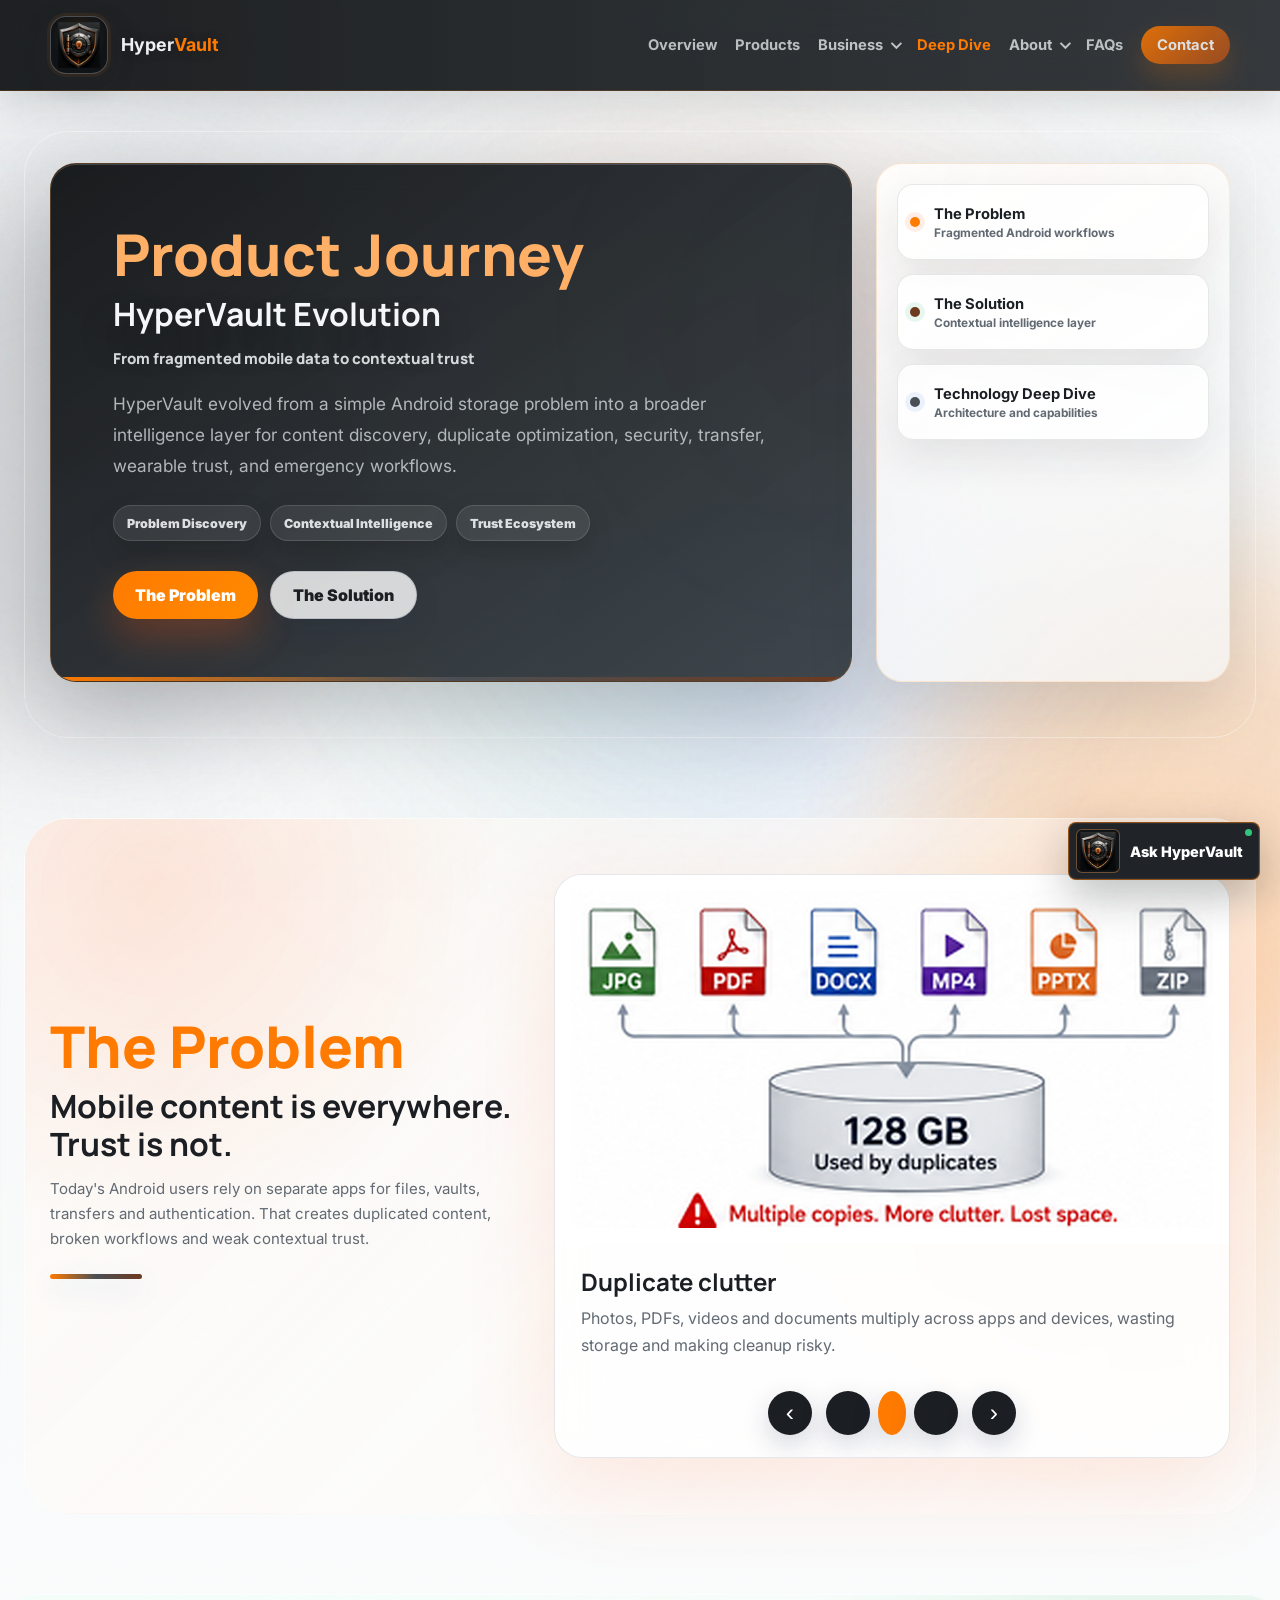
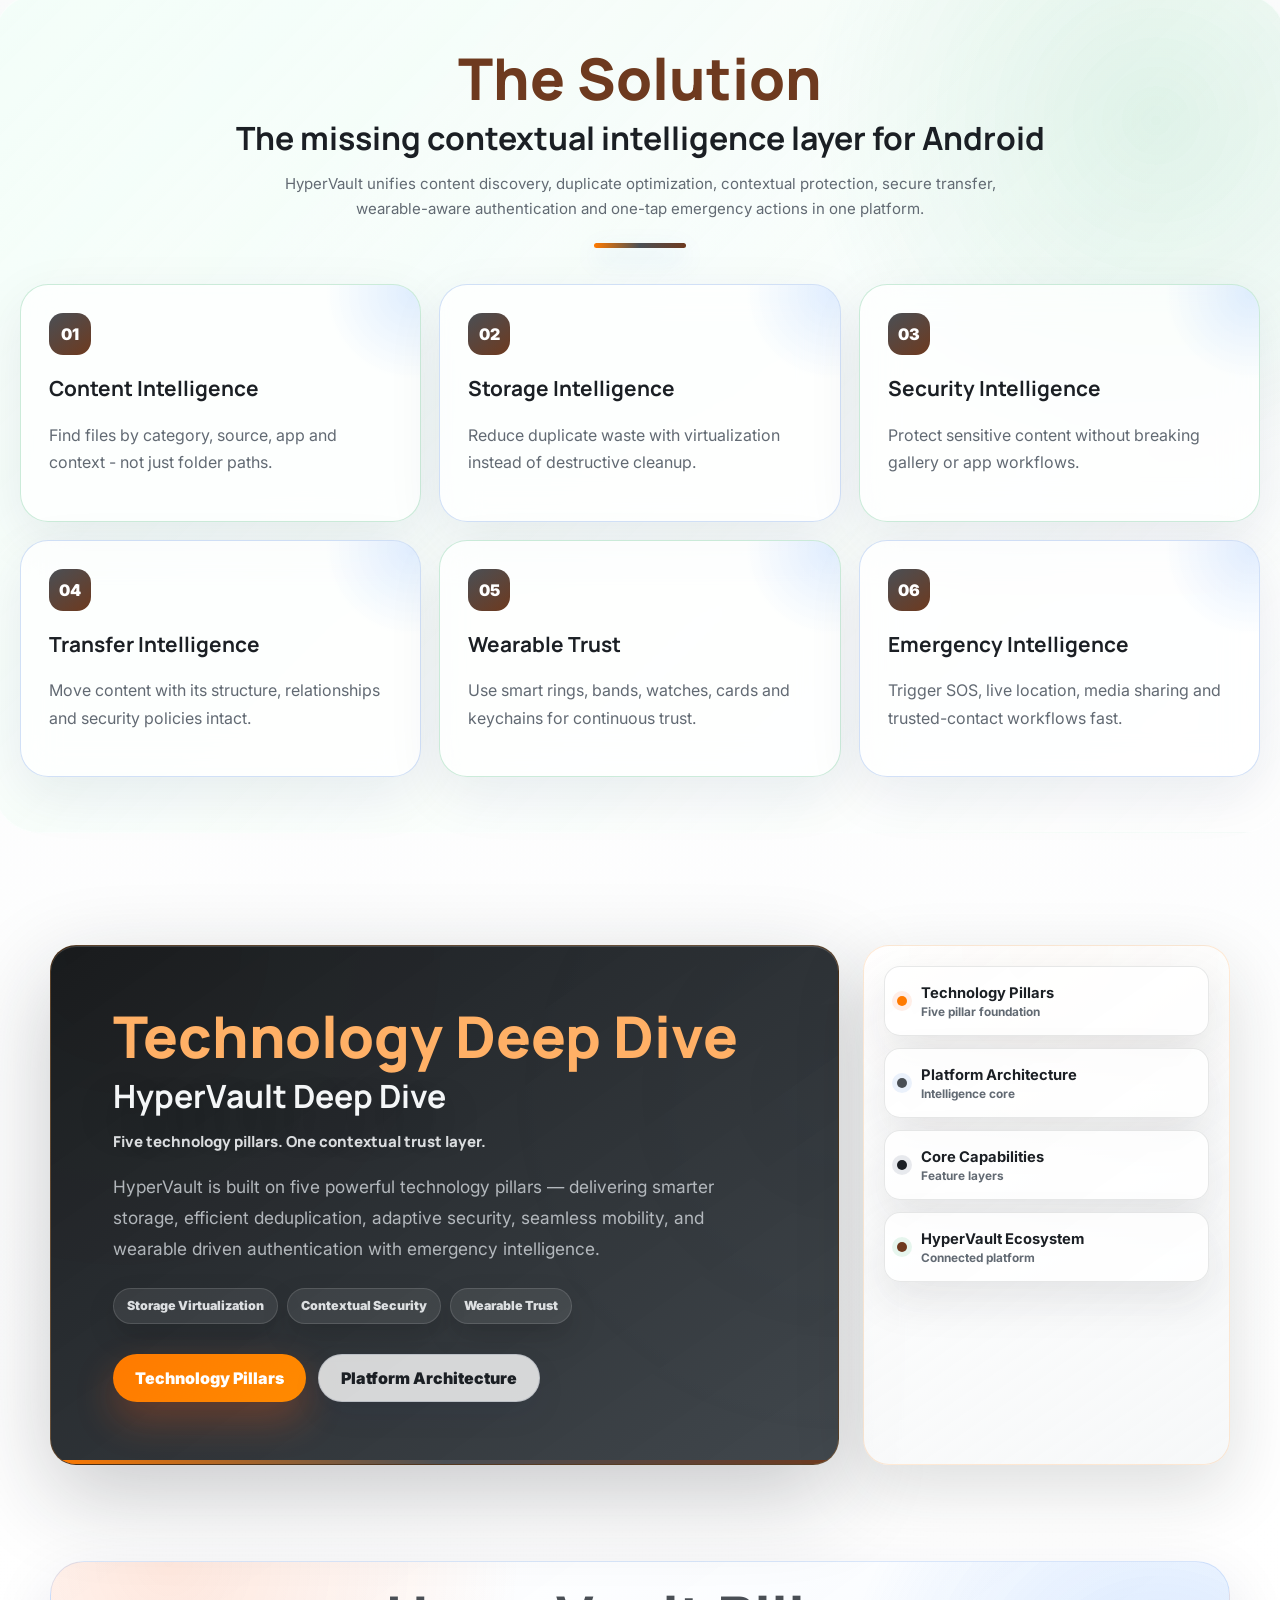
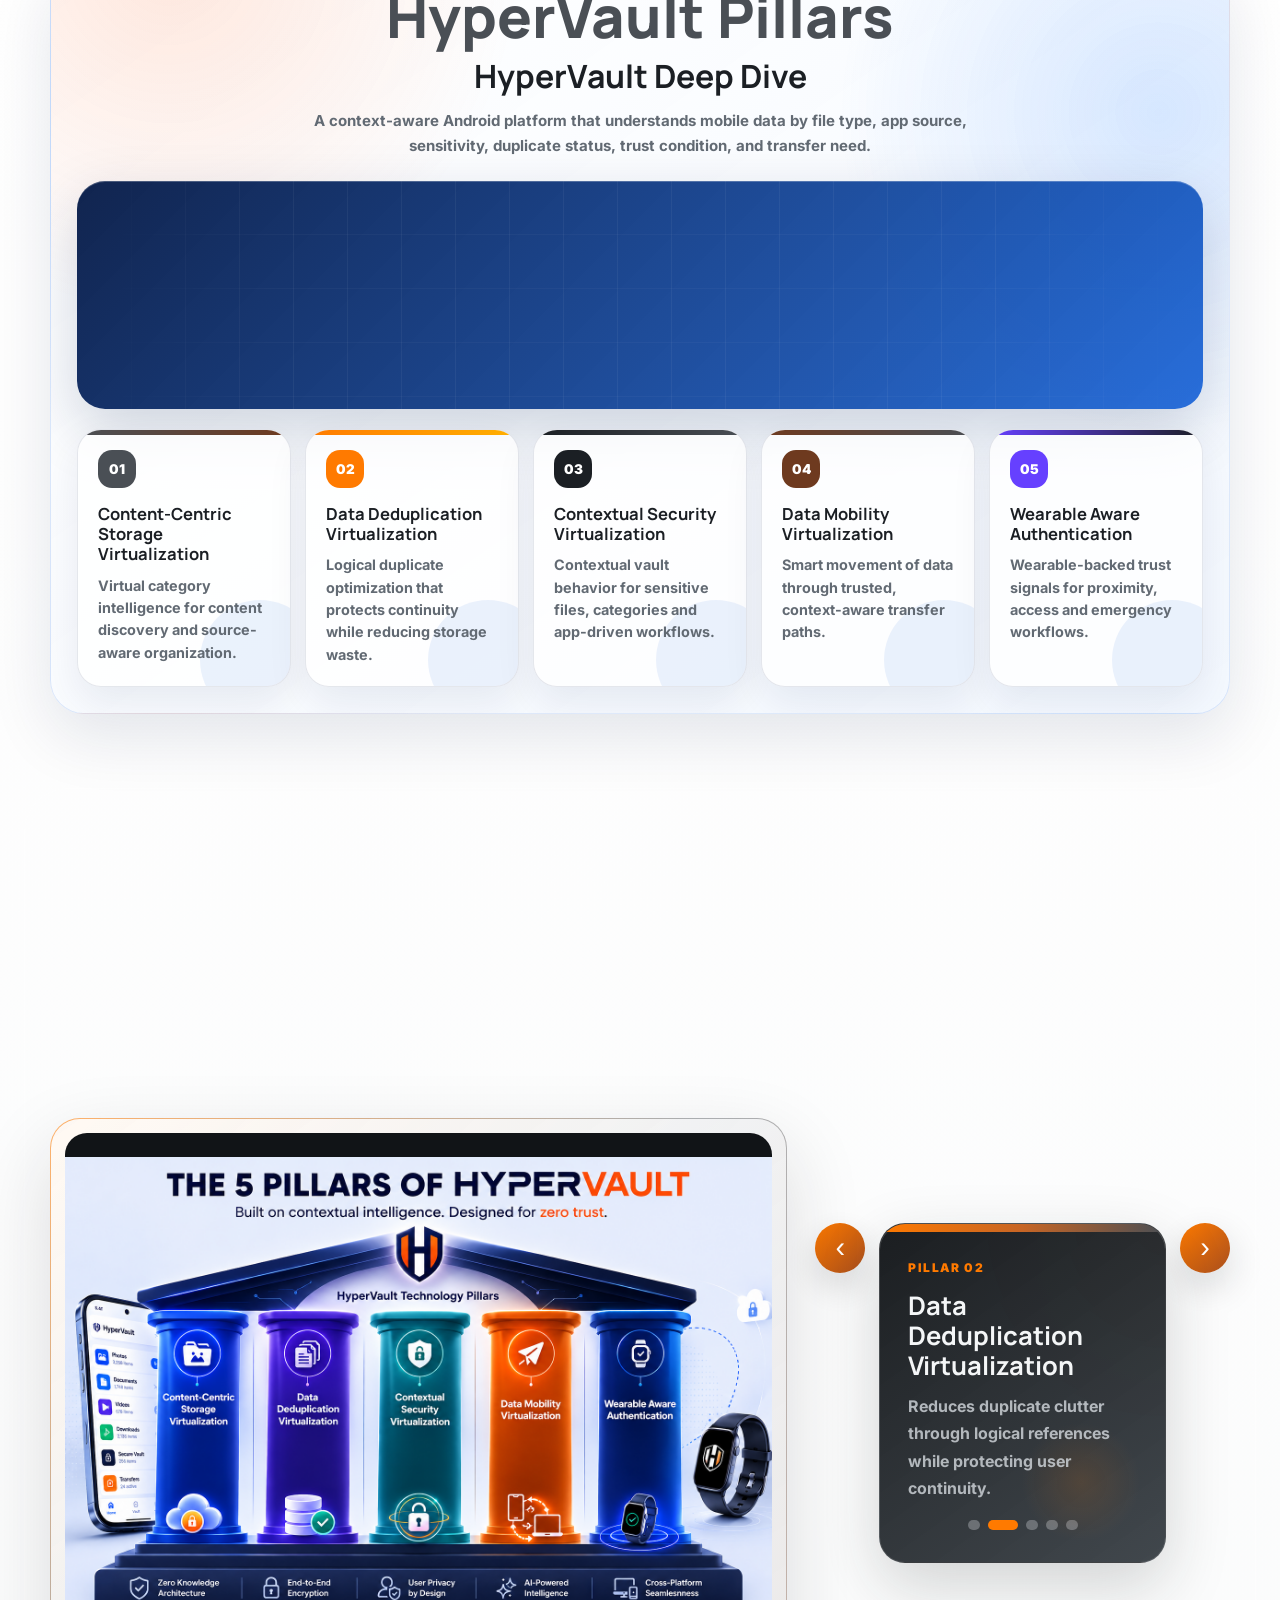
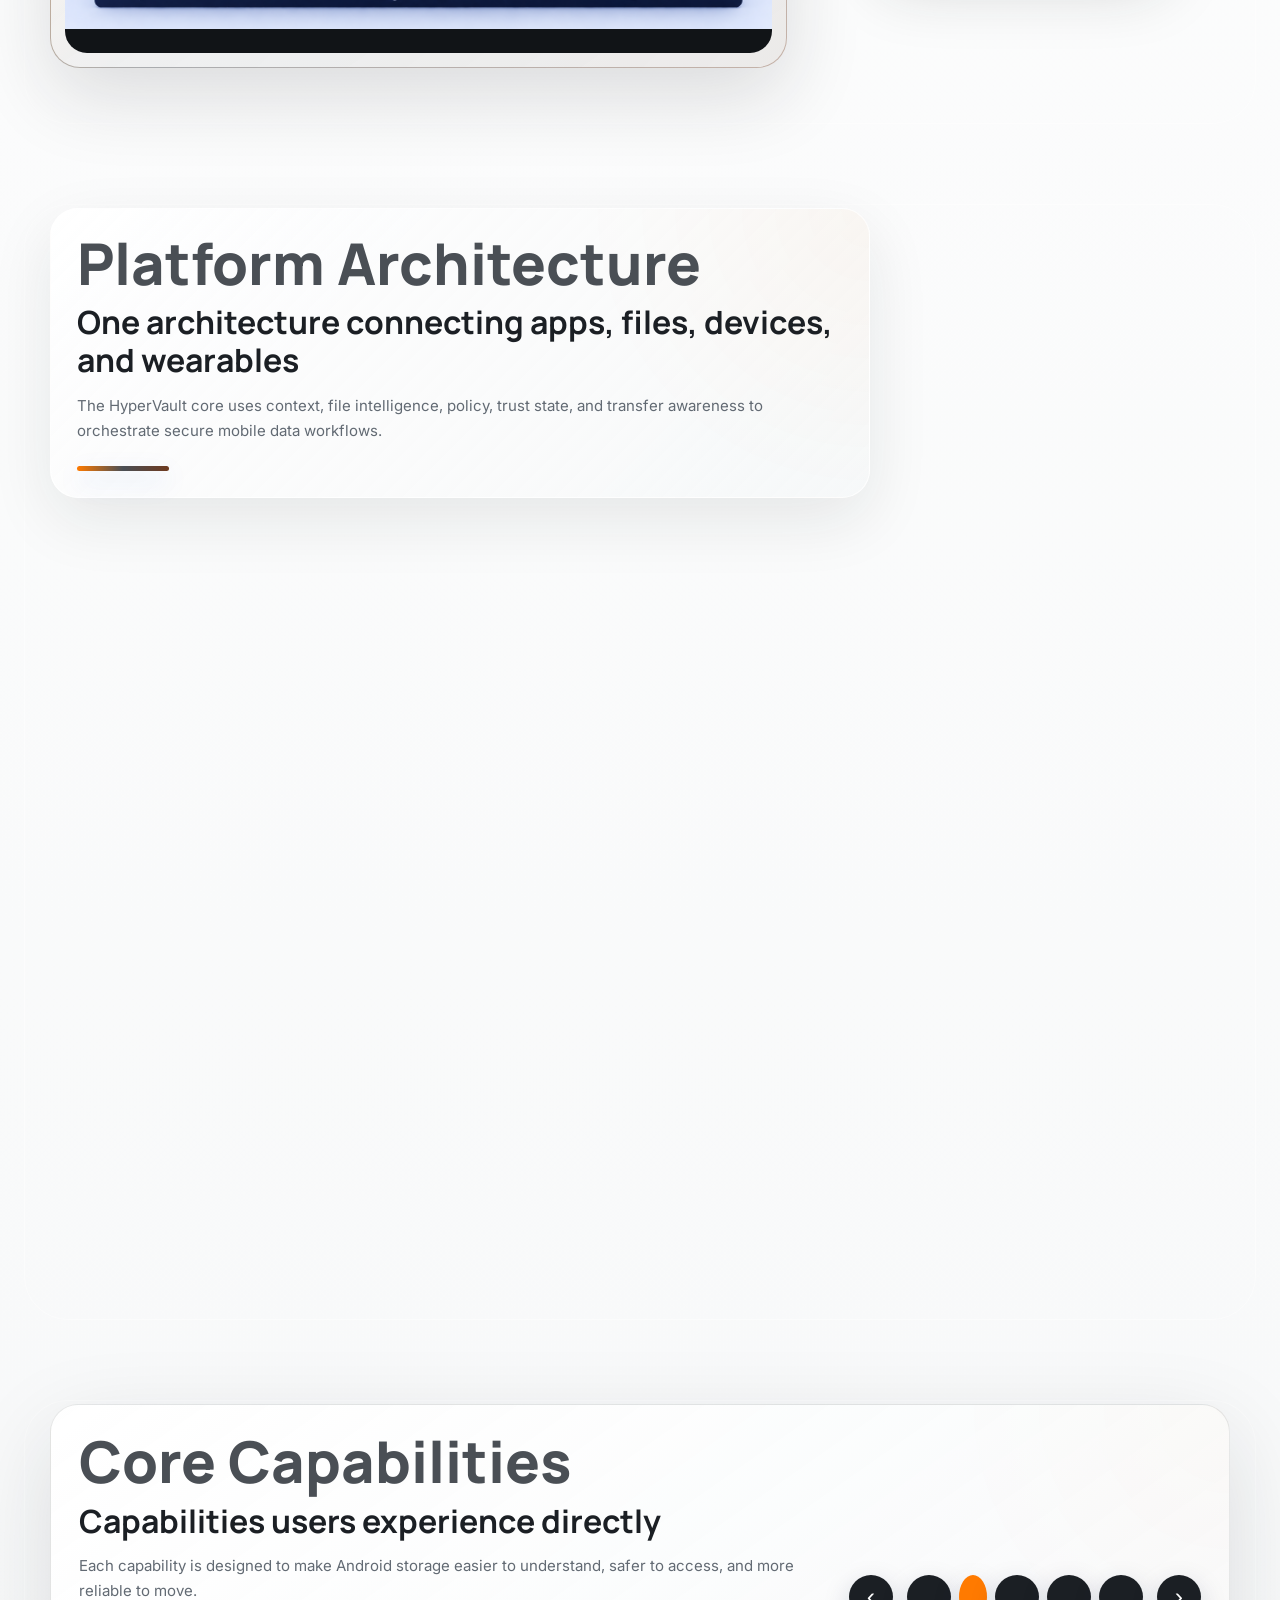
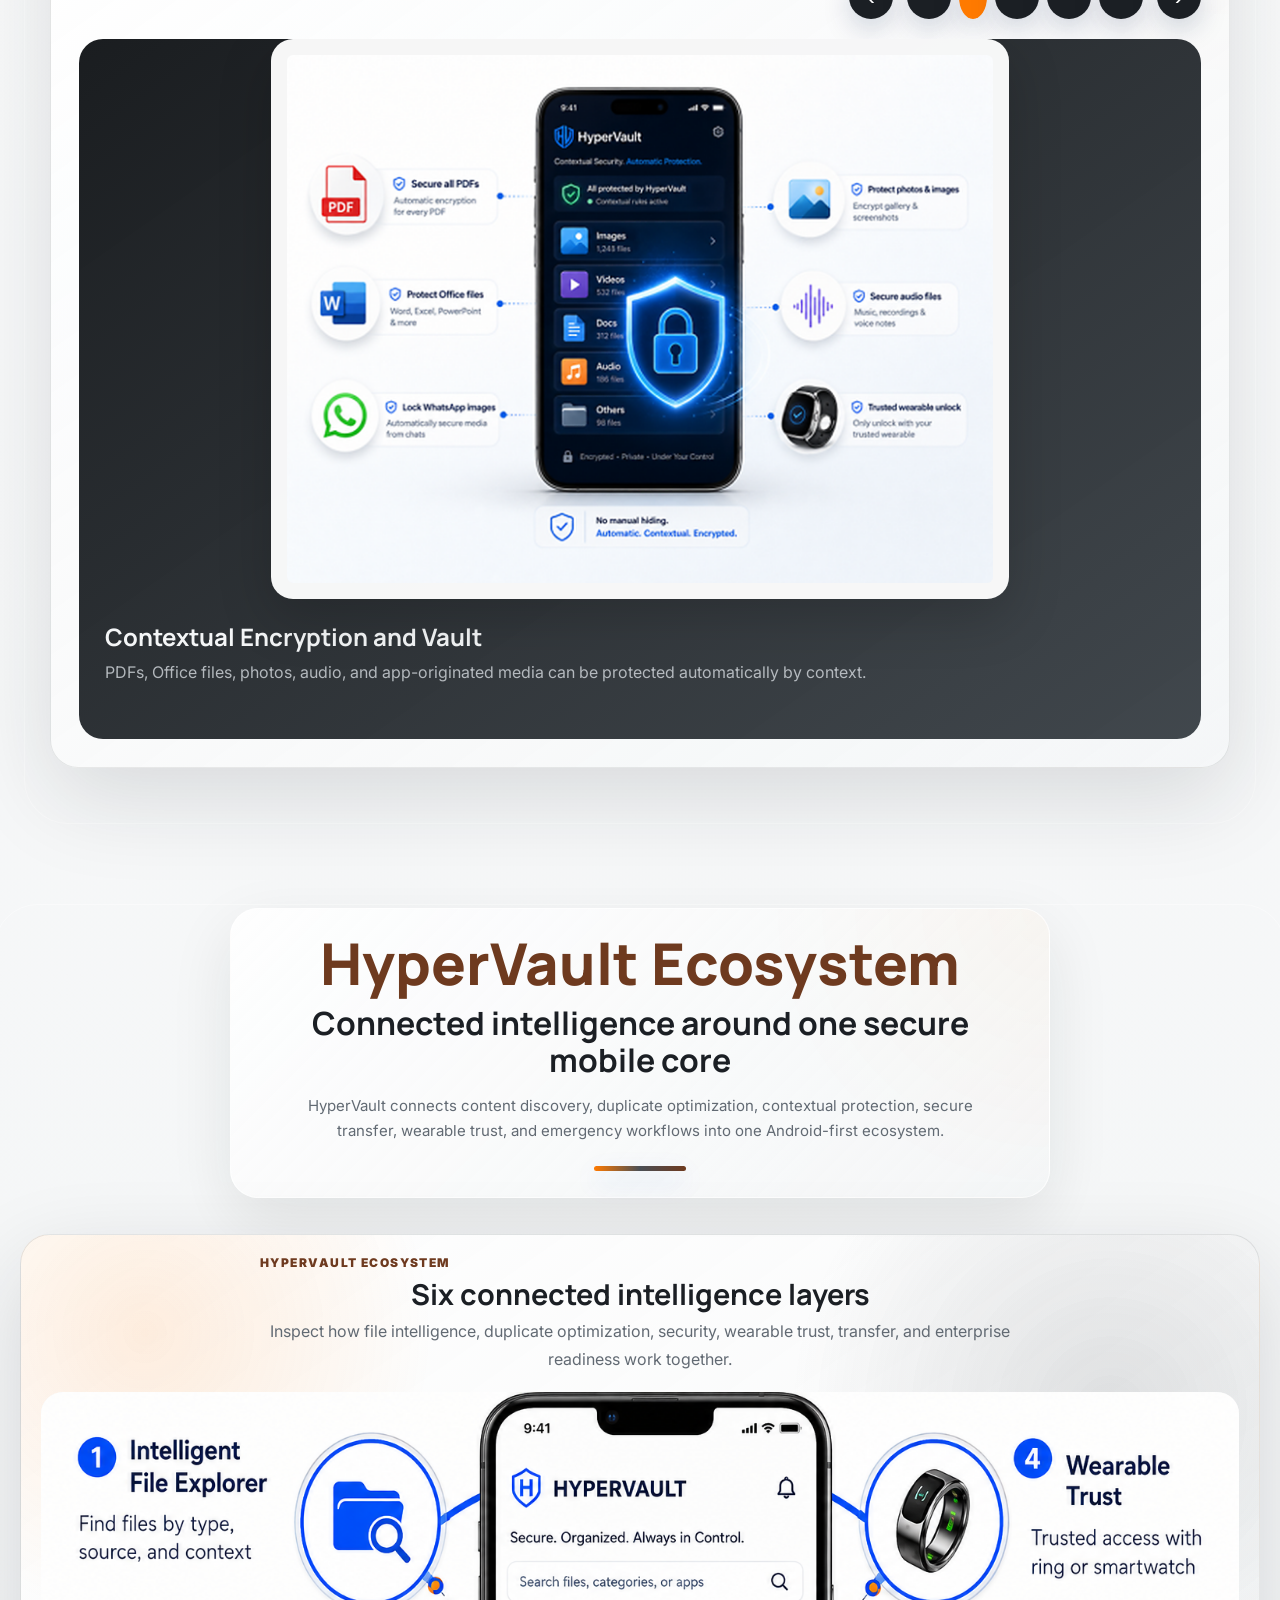
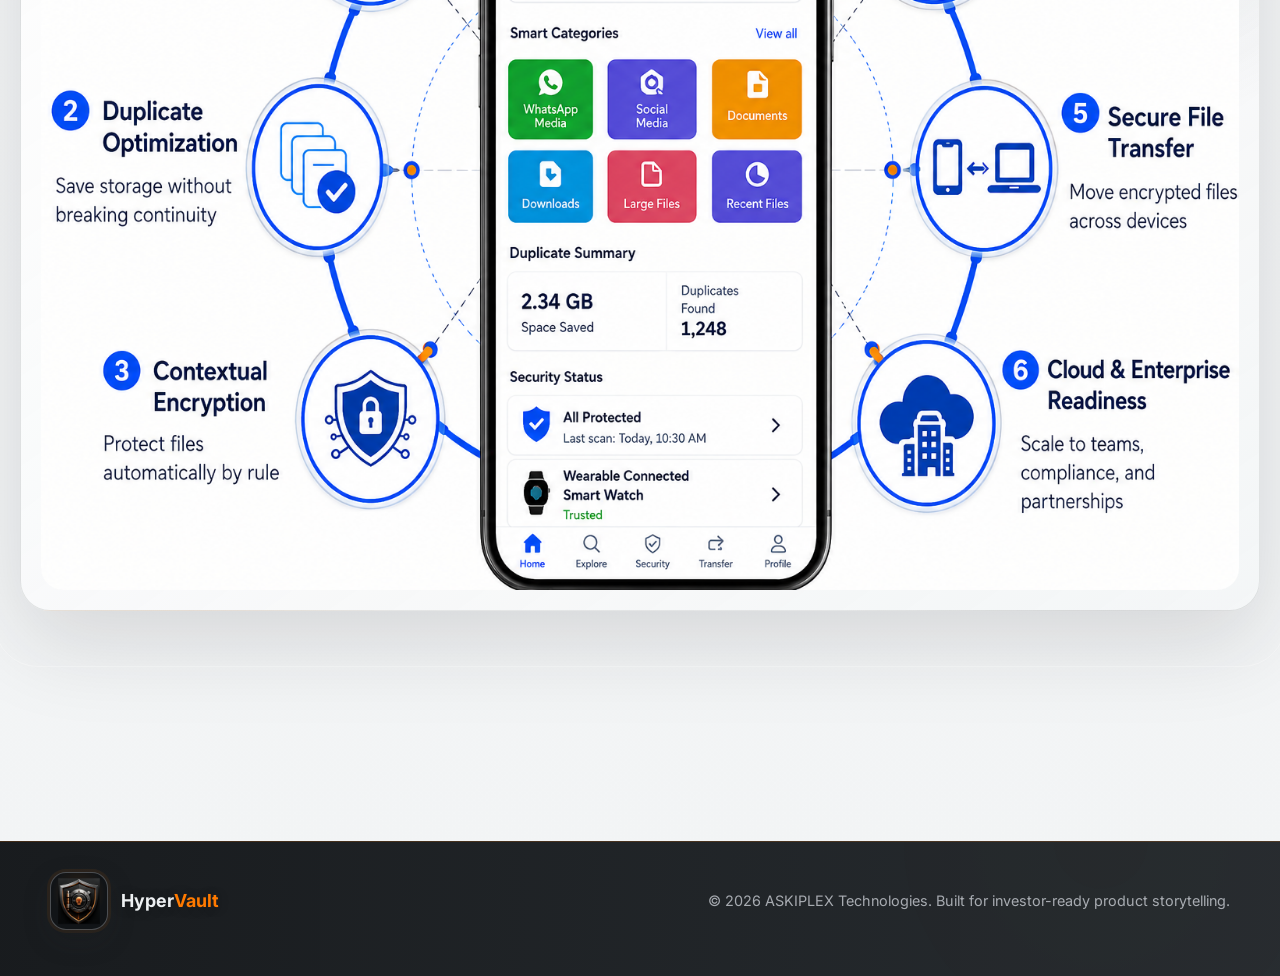
<file: deep-dive.html>
<!DOCTYPE html>
<html lang="en">
<head>
  <meta charset="UTF-8" />
  <meta name="viewport" content="width=device-width, initial-scale=1.0" />
  <meta name="description" content="HyperVault Evolution and Deep Dive covering the product journey, technology pillars, platform architecture, core capabilities, and ecosystem." />
  <title>Evolution &amp; Deep Dive | HyperVault</title>
  <link rel="preconnect" href="https://fonts.googleapis.com" />
  <link rel="preconnect" href="https://fonts.gstatic.com" crossorigin />
  <link rel="icon" type="image/png" href="assets/hypervault-logo-mark.png" />
  <link rel="stylesheet" href="style.css" />
</head>
<body class="deep-dive-page">
  <div id="scrollProgress" class="scroll-progress"></div>
  <div class="bg-orb orb-one"></div>
  <div class="bg-orb orb-two"></div>
  <div class="page-aurora aurora-a"></div>
  <div class="page-aurora aurora-b"></div>
  <div class="noise"></div>

  <header class="site-header" id="top">
    <nav class="nav">
      <a href="index.html" class="brand" aria-label="HyperVault home">
        <span class="brand-mark"><img src="assets/hypervault-logo-mark.png" alt="" /></span>
        <span>
          <strong><span>Hyper</span><span class="brand-vault">Vault</span></strong>
        </span>
      </a>
      <button class="menu-toggle" aria-label="Open navigation" aria-expanded="false">☰</button>
      <div class="nav-links">
        <a href="index.html">Overview</a>
        <a href="index.html#products">Products</a>
        <details class="nav-dropdown">
          <summary>
            <span>Business</span>
            <span class="nav-chevron" aria-hidden="true"></span>
          </summary>
          <div class="nav-submenu">
            <a href="business.html#business-model">
              <span class="submenu-dot green-dot"></span>
              <span>
                <strong>Business Model</strong>
                <small>Monetization path</small>
              </span>
            </a>
            <a href="business.html#market-opportunity">
              <span class="submenu-dot blue-dot"></span>
              <span>
                <strong>Market Opportunity</strong>
                <small>Software and wearables</small>
              </span>
            </a>
            <a href="business.html#users">
              <span class="submenu-dot navy-dot"></span>
              <span>
                <strong>Target Users</strong>
                <small>Audience and expansion</small>
              </span>
            </a>
            <a href="business.html#investor">
              <span class="submenu-dot orange-dot"></span>
              <span>
                <strong>Investor Snapshot</strong>
                <small>Funding and progress</small>
              </span>
            </a>
          </div>
        </details>
        <a href="deep-dive.html" aria-current="page">Deep Dive</a>
        <details class="nav-dropdown">
          <summary>
            <span>About</span>
            <span class="nav-chevron" aria-hidden="true"></span>
          </summary>
          <div class="nav-submenu">
            <a href="about.html">
              <span class="submenu-dot green-dot"></span>
              <span>
                <strong>About Us</strong>
                <small>Company vision</small>
              </span>
            </a>
            <a href="roadmap.html">
              <span class="submenu-dot blue-dot"></span>
              <span>
                <strong>Roadmap & Timeline</strong>
                <small>Milestones and plan</small>
              </span>
            </a>
            <a href="leadership.html">
              <span class="submenu-dot orange-dot"></span>
              <span>
                <strong>HyperVault - Leadership Team</strong>
                <small>Founding leadership</small>
              </span>
            </a>
            <a href="ip.html">
              <span class="submenu-dot navy-dot"></span>
              <span>
                <strong>IP · Intellectual Property</strong>
                <small>Patent portfolio</small>
              </span>
            </a>
          </div>
        </details>
        <a href="index.html#faqs">FAQs</a>
        <a href="index.html#contact" class="nav-cta">Contact</a>
      </div>
    </nav>
  </header>

  <main class="subpage-main">
    <section class="section subpage-hero evolution-hero" id="evolution">
      <div class="subpage-intro evolution-intro reveal">
        <span class="eyebrow blue">Product Journey</span>
        <h1>HyperVault Evolution</h1>
        <p class="evolution-subtitle">From fragmented mobile data to contextual trust</p>
        <p>HyperVault evolved from a simple Android storage problem into a broader intelligence layer for content discovery, duplicate optimization, security, transfer, wearable trust, and emergency workflows.</p>
        <div class="evolution-signal-row" aria-label="HyperVault evolution stages">
          <span>Problem Discovery</span>
          <span>Contextual Intelligence</span>
          <span>Trust Ecosystem</span>
        </div>
        <div class="subpage-actions">
          <a class="btn primary" href="#problem">The Problem</a>
          <a class="btn secondary" href="#solution">The Solution</a>
        </div>
      </div>
      <aside class="subpage-panel evolution-panel reveal" aria-label="Evolution sections">
        <div class="subpage-link-grid">
          <a class="subpage-link" href="#problem">
            <span class="submenu-dot orange-dot"></span>
            <span><strong>The Problem</strong><small>Fragmented Android workflows</small></span>
          </a>
          <a class="subpage-link" href="#solution">
            <span class="submenu-dot green-dot"></span>
            <span><strong>The Solution</strong><small>Contextual intelligence layer</small></span>
          </a>
          <a class="subpage-link" href="#technology-pillars">
            <span class="submenu-dot blue-dot"></span>
            <span><strong>Technology Deep Dive</strong><small>Architecture and capabilities</small></span>
          </a>
        </div>
      </aside>
    </section>

    <section class="section split" id="problem">
      <div class="section-heading reveal">
        <span class="eyebrow orange">The Problem</span>
        <h2>Mobile content is everywhere. Trust is not.</h2>
        <p>Today's Android users rely on separate apps for files, vaults, transfers and authentication. That creates duplicated content, broken workflows and weak contextual trust.</p>
      </div>
      <div class="carousel-shell magic-frame reveal" data-carousel="problem">
        <div class="carousel-track">
          <article class="slide active">
            <img src="assets/hd/current-app-problems.png" alt="Current Android app problems: scattered files, weak authentication and slow transfers" />
            <div class="slide-copy">
              <h3>Fragmented workflows</h3>
              <p>Files are scattered across apps, vaults interrupt normal behavior, and transfers rarely preserve context.</p>
            </div>
          </article>
          <article class="slide">
            <img src="assets/hd/current-duplicate-problem.png" alt="Duplicate file problem consuming storage space" />
            <div class="slide-copy">
              <h3>Duplicate clutter</h3>
              <p>Photos, PDFs, videos and documents multiply across apps and devices, wasting storage and making cleanup risky.</p>
            </div>
          </article>
          <article class="slide">
            <img src="assets/hd/duplicate-optimization.png" alt="HyperVault duplicate optimization visual" />
            <div class="slide-copy">
              <h3>Cleanup should not mean data loss</h3>
              <p>HyperVault is designed for non-destructive duplicate optimization, helping users reduce waste while preserving logical continuity.</p>
            </div>
          </article>
        </div>
        <div class="carousel-controls">
          <button aria-label="Previous problem slide" data-prev>&lsaquo;</button>
          <div class="dots" data-dots></div>
          <button aria-label="Next problem slide" data-next>&rsaquo;</button>
        </div>
      </div>
    </section>

    <section class="section solution" id="solution">
      <div class="section-heading centered reveal">
        <span class="eyebrow green">The Solution</span>
        <h2>The missing contextual intelligence layer for Android</h2>
        <p>HyperVault unifies content discovery, duplicate optimization, contextual protection, secure transfer, wearable-aware authentication and one-tap emergency actions in one platform.</p>
      </div>

      <div class="pillar-grid">
        <article class="pillar reveal"><span>01</span><h3>Content Intelligence</h3><p>Find files by category, source, app and context - not just folder paths.</p></article>
        <article class="pillar reveal"><span>02</span><h3>Storage Intelligence</h3><p>Reduce duplicate waste with virtualization instead of destructive cleanup.</p></article>
        <article class="pillar reveal"><span>03</span><h3>Security Intelligence</h3><p>Protect sensitive content without breaking gallery or app workflows.</p></article>
        <article class="pillar reveal"><span>04</span><h3>Transfer Intelligence</h3><p>Move content with its structure, relationships and security policies intact.</p></article>
        <article class="pillar reveal"><span>05</span><h3>Wearable Trust</h3><p>Use smart rings, bands, watches, cards and keychains for continuous trust.</p></article>
        <article class="pillar reveal"><span>06</span><h3>Emergency Intelligence</h3><p>Trigger SOS, live location, media sharing and trusted-contact workflows fast.</p></article>
      </div>
    </section>

    <section class="section subpage-hero deep-dive-hero">
      <div class="subpage-intro deep-dive-intro reveal">
        <span class="eyebrow blue">Technology Deep Dive</span>
        <h1>HyperVault Deep Dive</h1>
        <p class="deep-dive-subtitle">Five technology pillars. One contextual trust layer.</p>
        <p>HyperVault is built on five powerful technology pillars — delivering smarter storage, efficient deduplication, adaptive security, seamless mobility, and wearable driven authentication with emergency intelligence.</p>
        <div class="deep-dive-signal-row" aria-label="HyperVault deep dive focus areas">
          <span>Storage Virtualization</span>
          <span>Contextual Security</span>
          <span>Wearable Trust</span>
        </div>
        <div class="subpage-actions">
          <a class="btn primary" href="#technology-pillars">Technology Pillars</a>
          <a class="btn secondary" href="#platform-architecture">Platform Architecture</a>
        </div>
      </div>
      <aside class="subpage-panel deep-dive-panel reveal" aria-label="Deep Dive page sections">
        <div class="subpage-link-grid">
          <a class="subpage-link" href="#technology-pillars">
            <span class="submenu-dot orange-dot"></span>
            <span><strong>Technology Pillars</strong><small>Five pillar foundation</small></span>
          </a>
          <a class="subpage-link" href="#platform-architecture">
            <span class="submenu-dot blue-dot"></span>
            <span><strong>Platform Architecture</strong><small>Intelligence core</small></span>
          </a>
          <a class="subpage-link" href="#core-capabilities">
            <span class="submenu-dot navy-dot"></span>
            <span><strong>Core Capabilities</strong><small>Feature layers</small></span>
          </a>
          <a class="subpage-link" href="#hypervault-ecosystem">
            <span class="submenu-dot green-dot"></span>
            <span><strong>HyperVault Ecosystem</strong><small>Connected platform</small></span>
          </a>
        </div>
      </aside>
    </section>

    <section class="pillar-showcase deep-dive-showcase reveal" aria-labelledby="deep-dive-overview-title">
      <div class="pillar-showcase-head">
        <span class="eyebrow blue">HyperVault Pillars</span>
        <h2 id="deep-dive-overview-title">HyperVault Deep Dive</h2>
        <p class="pillar-subheadline">A context-aware Android platform that understands mobile data by file type, app source, sensitivity, duplicate status, trust condition, and transfer need.</p>
      </div>

      <div class="pillar-banner-slider" aria-label="Rotating HyperVault pillar banners">
        <article class="pillar-slide category-slide">
          <span>01</span>
          <h3>Content-Centric Storage Virtualization</h3>
          <p>Organizes photos, documents, videos, downloads and app-originated files into meaningful virtual categories.</p>
        </article>
        <article class="pillar-slide dedupe-slide">
          <span>02</span>
          <h3>Data Deduplication Virtualization</h3>
          <p>Reduces duplicate clutter through logical references and optimization workflows without forcing destructive cleanup.</p>
        </article>
        <article class="pillar-slide security-slide">
          <span>03</span>
          <h3>Contextual Security Virtualization</h3>
          <p>Applies contextual protection and vault behavior around sensitive content, categories and usage patterns.</p>
        </article>
        <article class="pillar-slide mobility-slide">
          <span>04</span>
          <h3>Data Mobility Virtualization</h3>
          <p>Moves files through smarter context-aware transfer flows across devices, nearby endpoints and trusted workflows.</p>
        </article>
        <article class="pillar-slide wearable-slide">
          <span>05</span>
          <h3>Wearable Aware Authentication</h3>
          <p>Extends trust signals through rings, bands, watches, cards and keychains for access, proximity and safety actions.</p>
        </article>
      </div>

      <div class="pillar-card-grid" aria-label="HyperVault pillar cards">
        <article class="pillar-card category-card">
          <span>01</span>
          <h3>Content-Centric Storage Virtualization</h3>
          <p>Virtual category intelligence for content discovery and source-aware organization.</p>
        </article>
        <article class="pillar-card dedupe-card">
          <span>02</span>
          <h3>Data Deduplication Virtualization</h3>
          <p>Logical duplicate optimization that protects continuity while reducing storage waste.</p>
        </article>
        <article class="pillar-card security-card">
          <span>03</span>
          <h3>Contextual Security Virtualization</h3>
          <p>Contextual vault behavior for sensitive files, categories and app-driven workflows.</p>
        </article>
        <article class="pillar-card mobility-card">
          <span>04</span>
          <h3>Data Mobility Virtualization</h3>
          <p>Smart movement of data through trusted, context-aware transfer paths.</p>
        </article>
        <article class="pillar-card wearable-card">
          <span>05</span>
          <h3>Wearable Aware Authentication</h3>
          <p>Wearable-backed trust signals for proximity, access and emergency workflows.</p>
        </article>
      </div>
    </section>

    <section class="section deep-dive-pillars subpage-content" id="technology-pillars">
      <div class="section-heading centered reveal">
        <span class="eyebrow orange">Technology Pillars</span>
        <h2>Five pillars shape the HyperVault intelligence foundation</h2>
        <p>HyperVault is built on virtualization, context, trust, mobility, and wearable-aware authentication so users can manage sensitive Android data without fragmented tools.</p>
      </div>

      <div class="deep-pillar-layout">
        <figure class="deep-pillar-visual magic-frame reveal">
          <img src="assets/pillars/Hypervault technology pillars.png" alt="HyperVault technology pillars visual showing virtualized data categories, deduplication, security, mobility, and wearable trust" />
        </figure>

        <div class="deep-pillar-banner reveal" data-pillar-carousel>
          <button class="pillar-banner-nav pillar-banner-nav-prev" type="button" data-prev aria-label="Previous pillar">
            <span aria-hidden="true">&lsaquo;</span>
          </button>

          <div class="pillar-banner-card">
            <div class="pillar-banner-copy">
              <span class="eyebrow orange">Pillar 01</span>
              <h3 data-pillar-title>Content-Centric Storage Virtualization</h3>
              <p data-pillar-description>Organizes photos, documents, videos, downloads, and app-originated files by meaning and source.</p>
            </div>
            <div class="dots" data-dots></div>
          </div>

          <button class="pillar-banner-nav pillar-banner-nav-next" type="button" data-next aria-label="Next pillar">
            <span aria-hidden="true">&rsaquo;</span>
          </button>
        </div>
      </div>
    </section>

    <section class="section platform subpage-content" id="platform-architecture">
      <div class="section-heading reveal">
        <span class="eyebrow blue">Platform Architecture</span>
        <h2>One architecture connecting apps, files, devices, and wearables</h2>
        <p>The HyperVault core uses context, file intelligence, policy, trust state, and transfer awareness to orchestrate secure mobile data workflows.</p>
      </div>
      <div class="architecture-card magic-frame reveal">
        <img src="assets/hd/hypervault-architecture.png" alt="HyperVault contextual intelligence architecture diagram" />
      </div>
    </section>

    <section class="section subpage-content" id="core-capabilities">
      <div class="feature-carousel magic-frame reveal" data-carousel="features">
        <div class="feature-header">
          <div>
            <span class="eyebrow">Core Capabilities</span>
            <h2>Capabilities users experience directly</h2>
            <p>Each capability is designed to make Android storage easier to understand, safer to access, and more reliable to move.</p>
          </div>
          <div class="carousel-controls compact">
            <button aria-label="Previous feature slide" data-prev>&lsaquo;</button>
            <div class="dots" data-dots></div>
            <button aria-label="Next feature slide" data-next>&rsaquo;</button>
          </div>
        </div>
        <div class="carousel-track visual-track">
          <article class="slide active">
            <img src="assets/hd/hypervault-intelligent-file-explorer.png" alt="HyperVault intelligent file explorer" />
            <div class="slide-copy">
              <h3>Intelligent File Explorer</h3>
              <p>All files become easier to discover, organize, secure, and transfer from one unified app view.</p>
            </div>
          </article>
          <article class="slide">
            <img src="assets/hd/contextual-encryption-security-and-vault.png" alt="Contextual encryption security and vault interface" />
            <div class="slide-copy">
              <h3>Contextual Encryption and Vault</h3>
              <p>PDFs, Office files, photos, audio, and app-originated media can be protected automatically by context.</p>
            </div>
          </article>
          <article class="slide">
            <img src="assets/hd/duplicate-optimization.png" alt="HyperVault duplicate optimization interface" />
            <div class="slide-copy">
              <h3>Duplicate Optimization</h3>
              <p>Duplicate-aware logic reduces storage waste while keeping content relationships understandable.</p>
            </div>
          </article>
          <article class="slide">
            <img src="assets/hd/hypervault-mobile-context-aware.png" alt="HyperVault context-aware mobile security" />
            <div class="slide-copy">
              <h3>Context-Aware Protection</h3>
              <p>Security responds to content type, source app, trust state, and device relationship.</p>
            </div>
          </article>
          <article class="slide">
            <img src="assets/hd/wearabletrust-and-emergency-ecosystem.png" alt="Wearable trust and emergency ecosystem" />
            <div class="slide-copy">
              <h3>Wearable Trust and Emergency</h3>
              <p>Smart rings and wearables extend security beyond the phone with one-tap emergency workflows.</p>
            </div>
          </article>
        </div>
      </div>
    </section>

    <section class="section solution subpage-content" id="hypervault-ecosystem">
      <div class="section-heading centered reveal">
        <span class="eyebrow green">HyperVault Ecosystem</span>
        <h2>Connected intelligence around one secure mobile core</h2>
        <p>HyperVault connects content discovery, duplicate optimization, contextual protection, secure transfer, wearable trust, and emergency workflows into one Android-first ecosystem.</p>
      </div>
      <div class="solution-ecosystem magic-frame reveal">
        <div class="ecosystem-copy">
          <span class="eyebrow green">HyperVault Ecosystem</span>
          <h3>Six connected intelligence layers</h3>
          <p>Inspect how file intelligence, duplicate optimization, security, wearable trust, transfer, and enterprise readiness work together.</p>
        </div>
        <img src="assets/hd/hypervault-ecosystem-solution.png" alt="HyperVault ecosystem diagram showing intelligent file explorer, duplicate optimization, contextual encryption, wearable trust, secure transfer, and cloud enterprise readiness" />
      </div>
    </section>
  </main>

  <footer class="footer">
    <a href="index.html" class="brand">
      <span class="brand-mark"><img src="assets/hypervault-logo-mark.png" alt="" /></span>
      <span><strong><span>Hyper</span><span class="brand-vault">Vault</span></strong></span>
    </a>
    <p>&copy; 2026 ASKIPLEX Technologies. Built for investor-ready product storytelling.</p>
  </footer>

  <button class="top-button" id="topButton" aria-label="Go to top">↑</button>

  <div class="image-lightbox" id="imageLightbox" aria-hidden="true">
    <div class="image-lightbox-panel" role="dialog" aria-modal="true" aria-labelledby="imageLightboxTitle">
      <button class="image-lightbox-close" id="imageLightboxClose" type="button" aria-label="Close image preview">x</button>
      <img id="imageLightboxImg" alt="" />
      <div class="image-lightbox-caption" id="imageLightboxTitle"></div>
    </div>
  </div>

  <script src="script.js"></script>
</body>
</html>
</file>
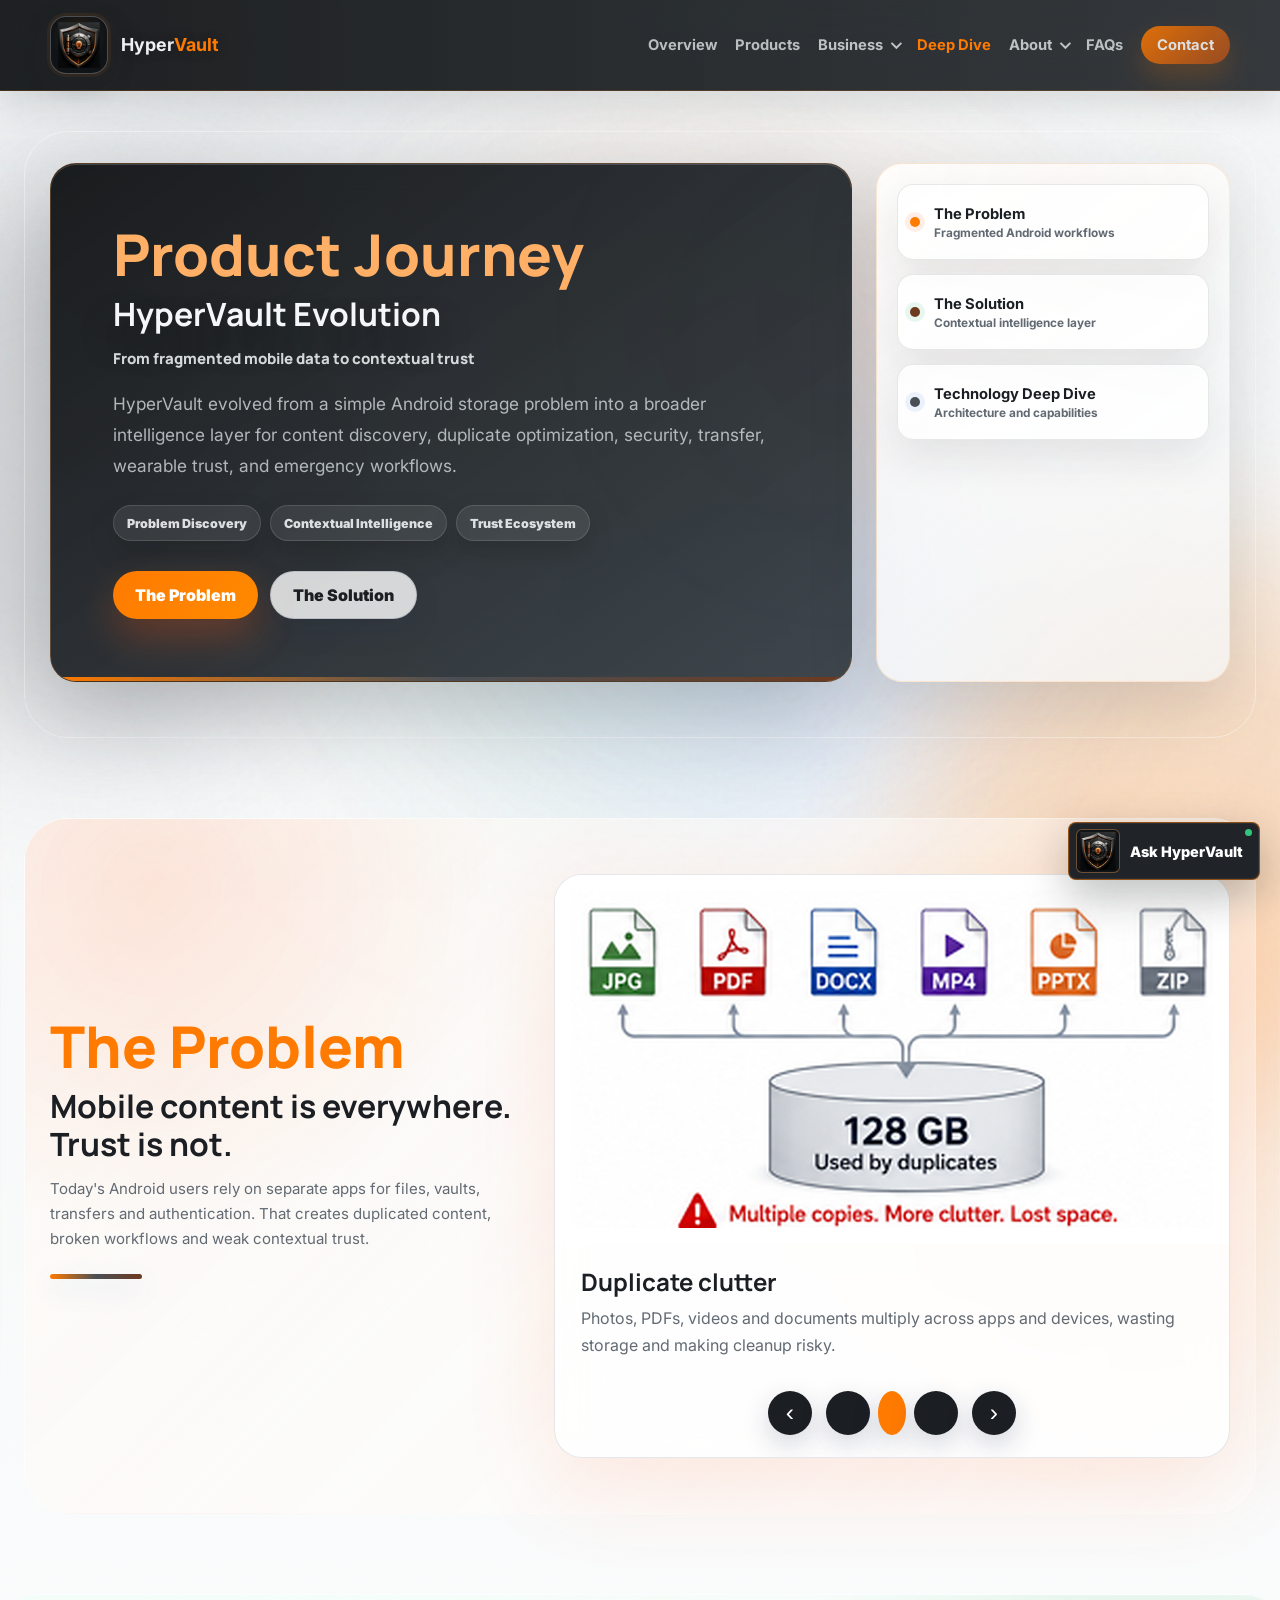
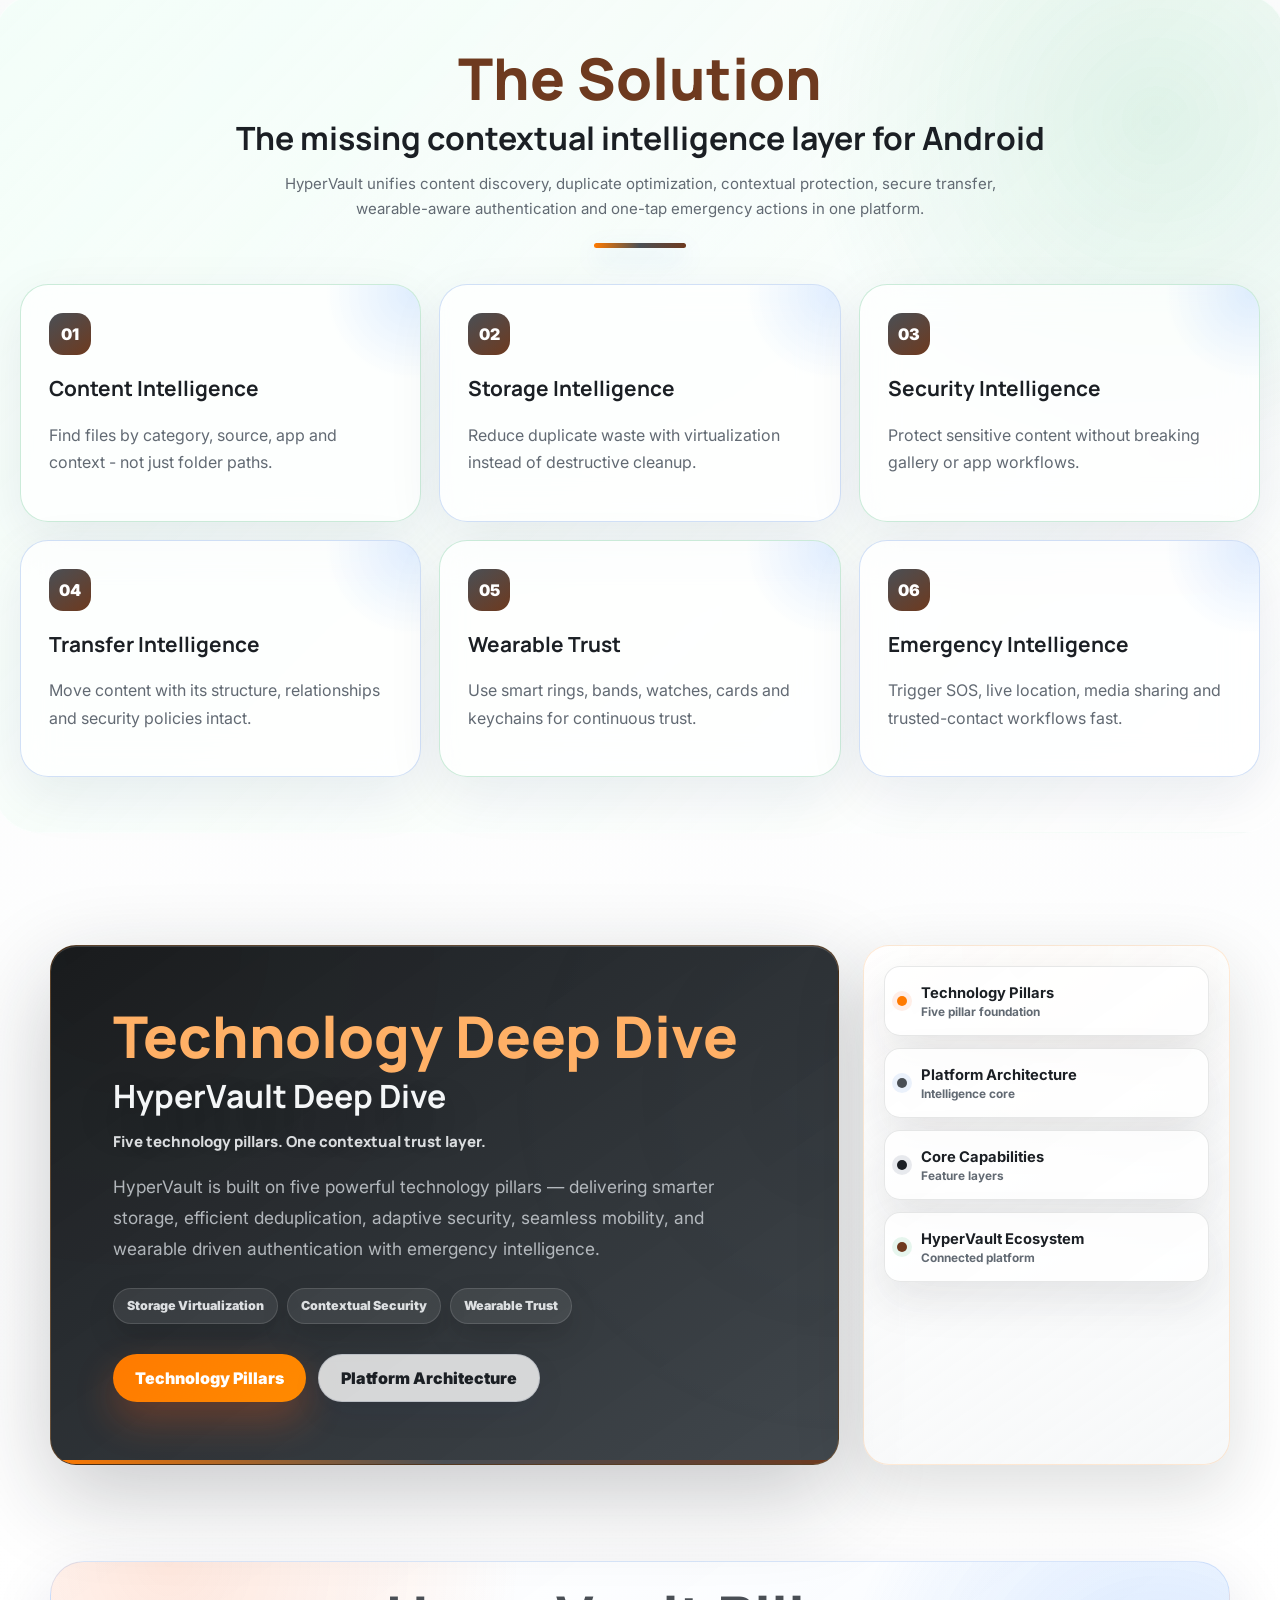
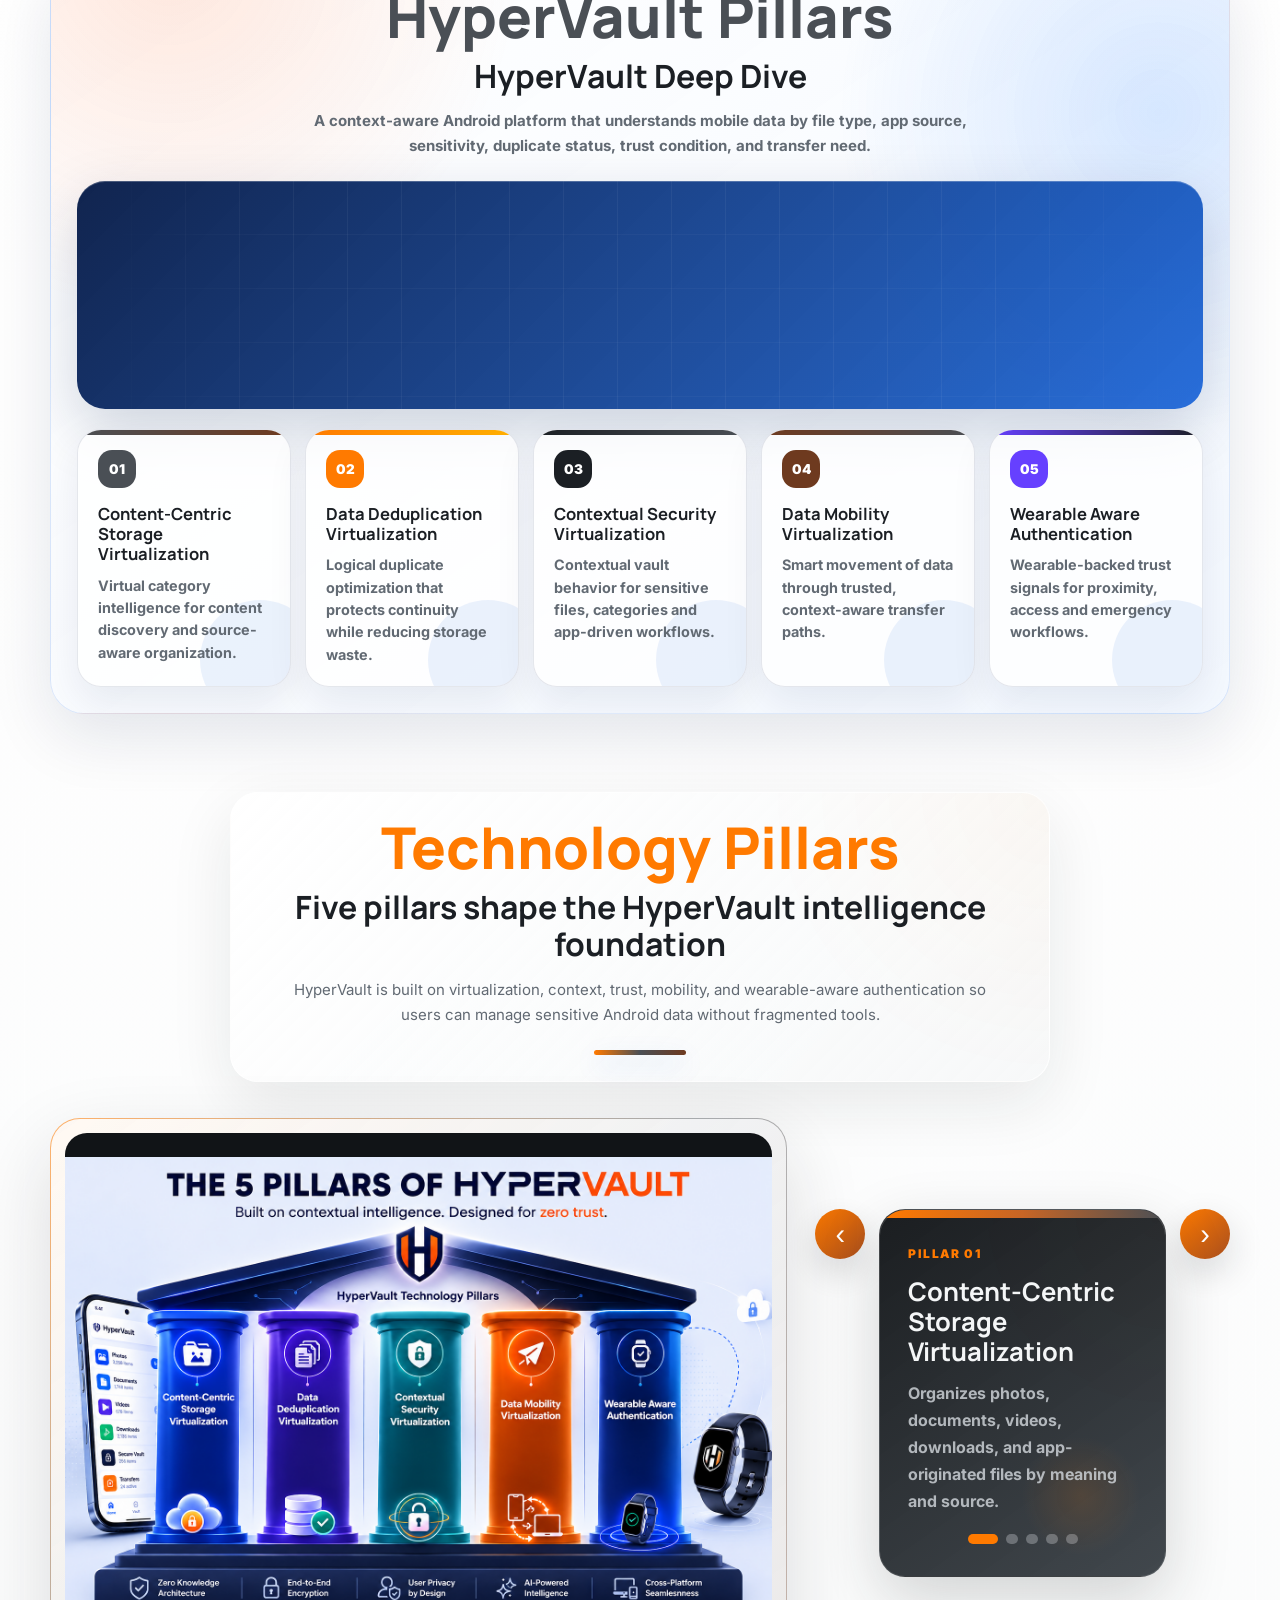
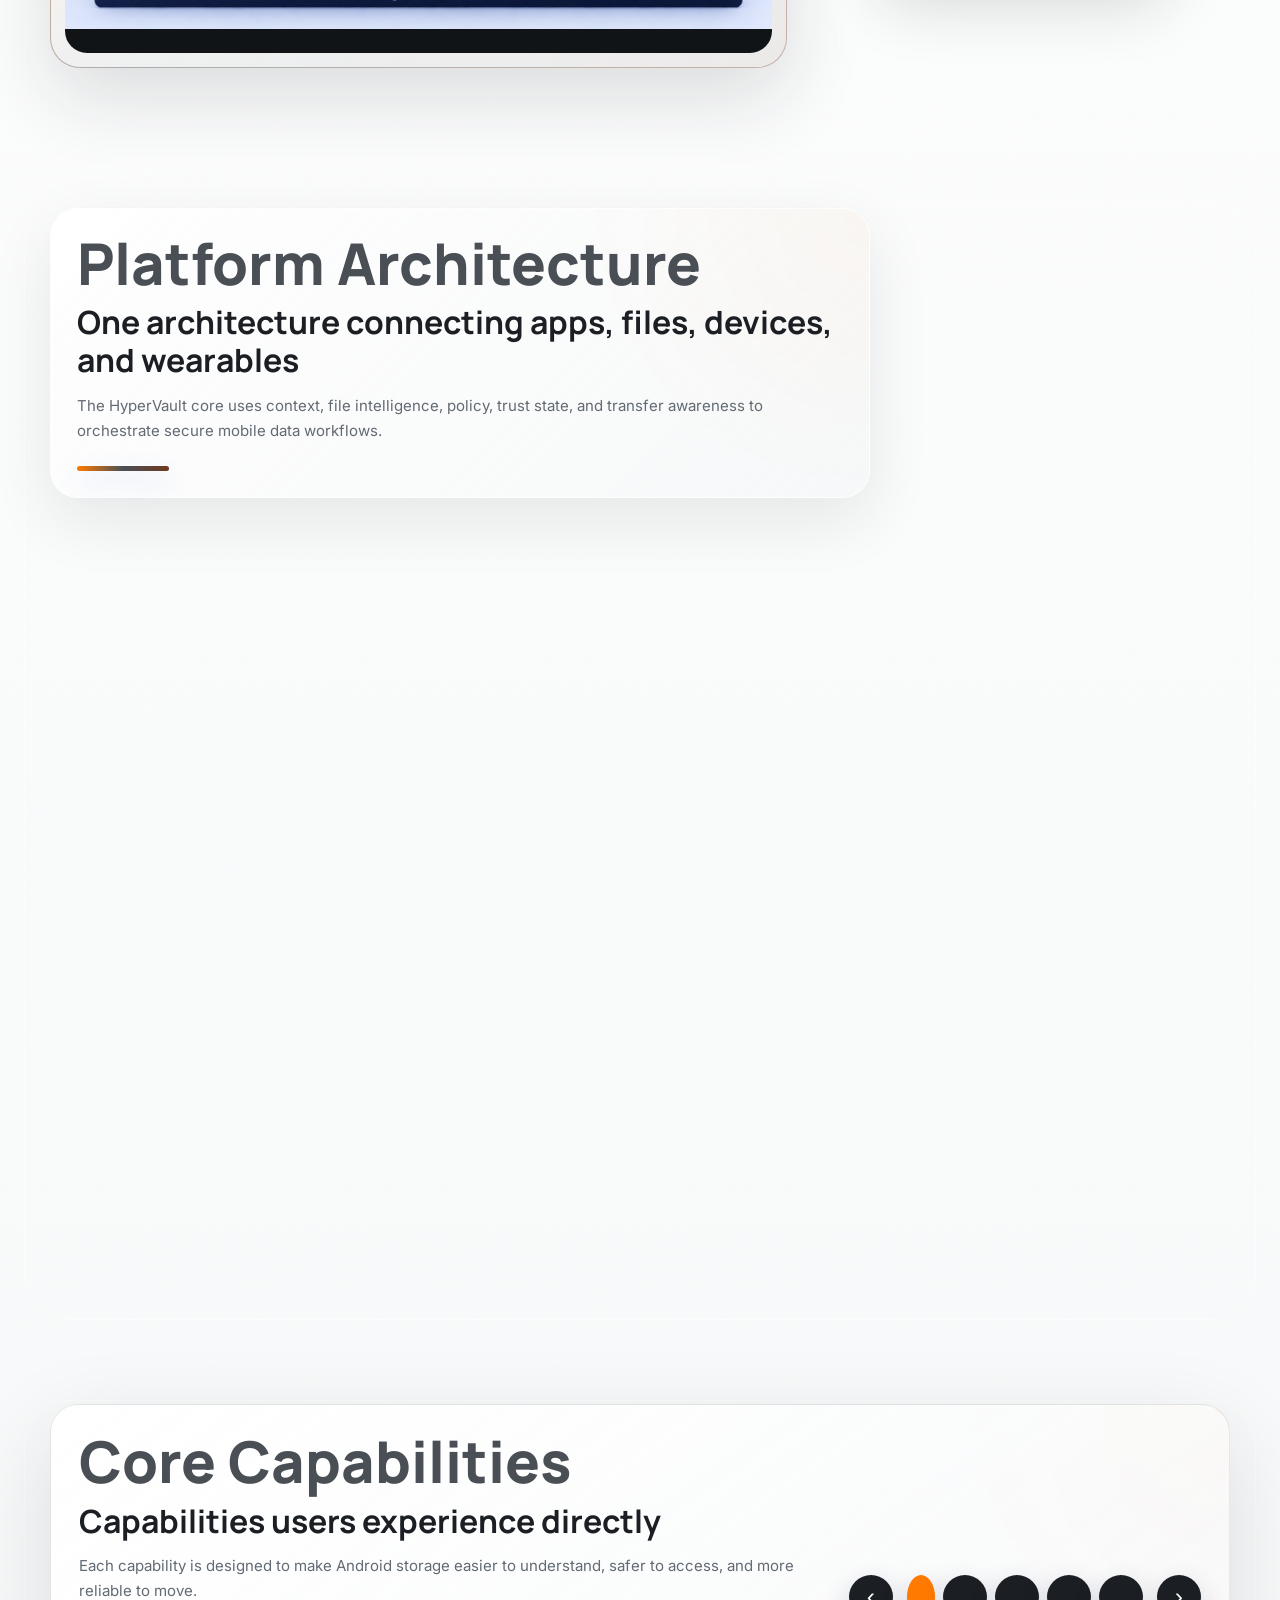
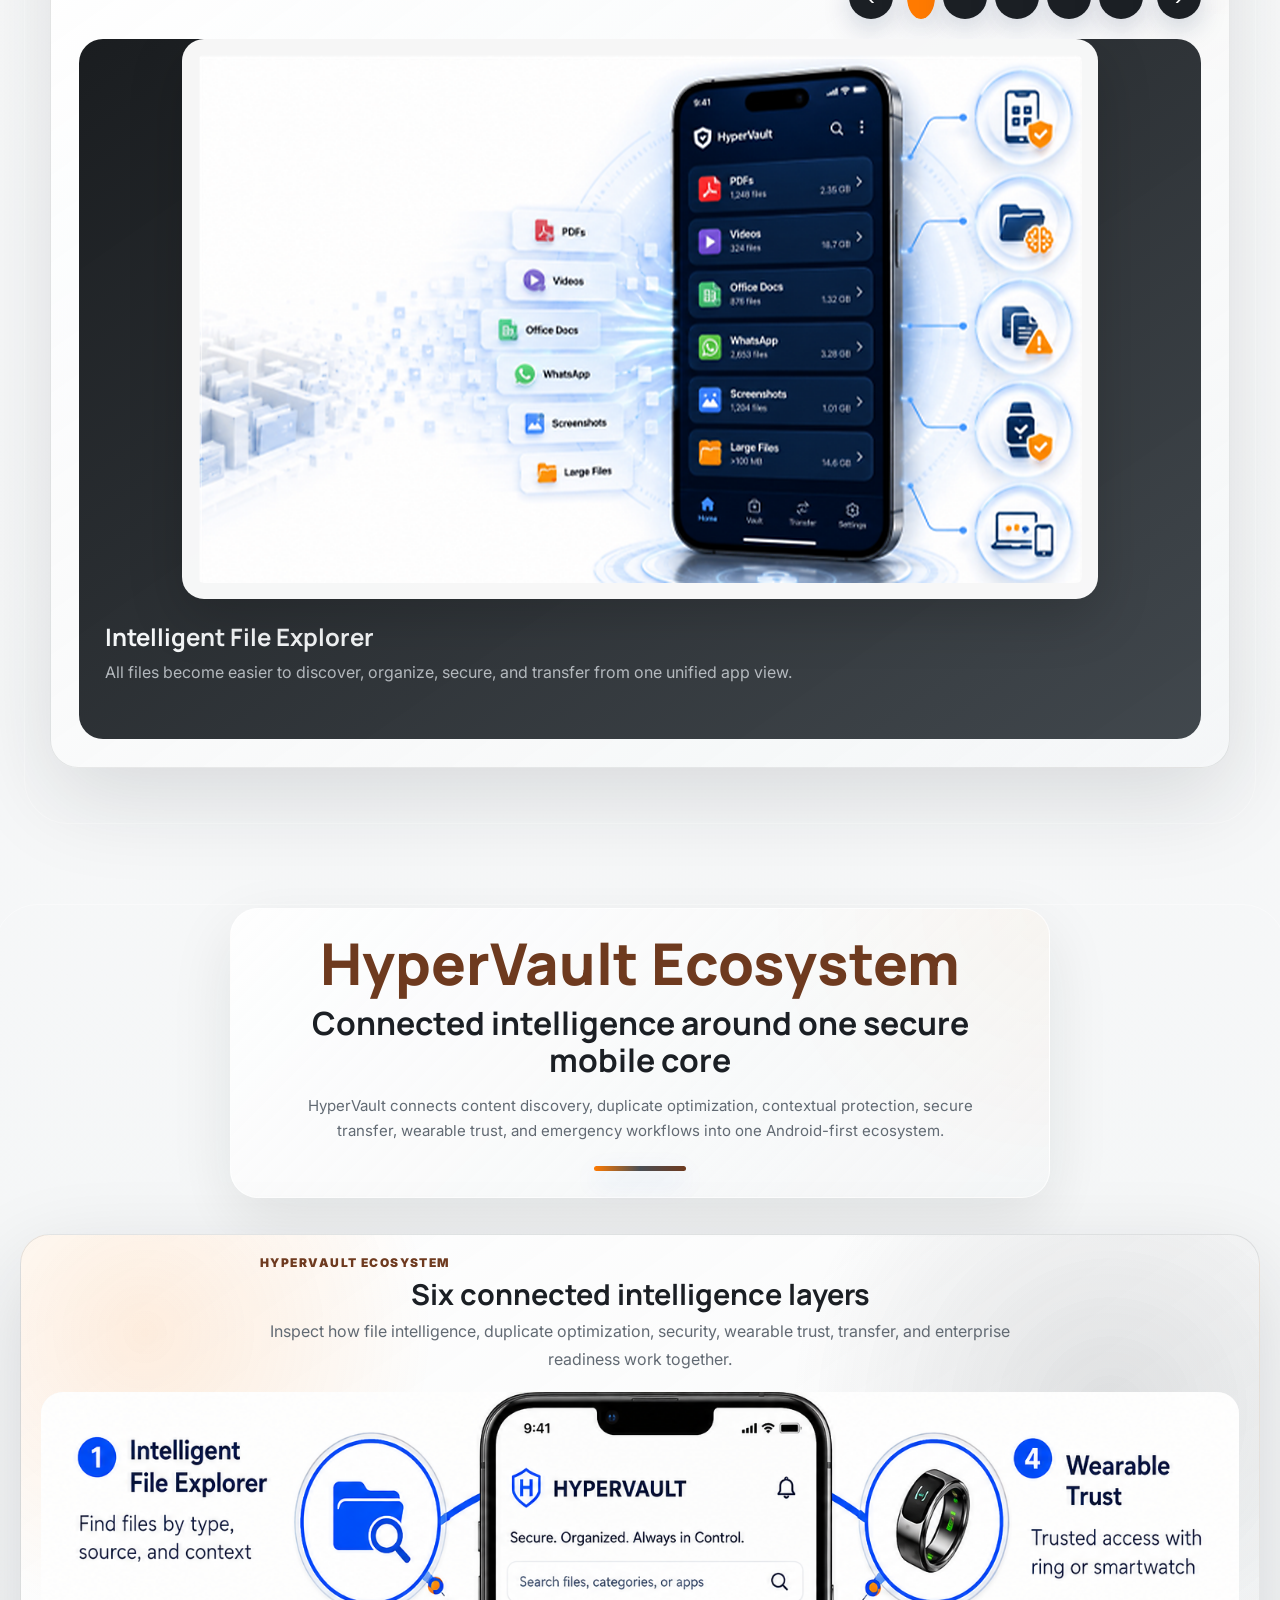
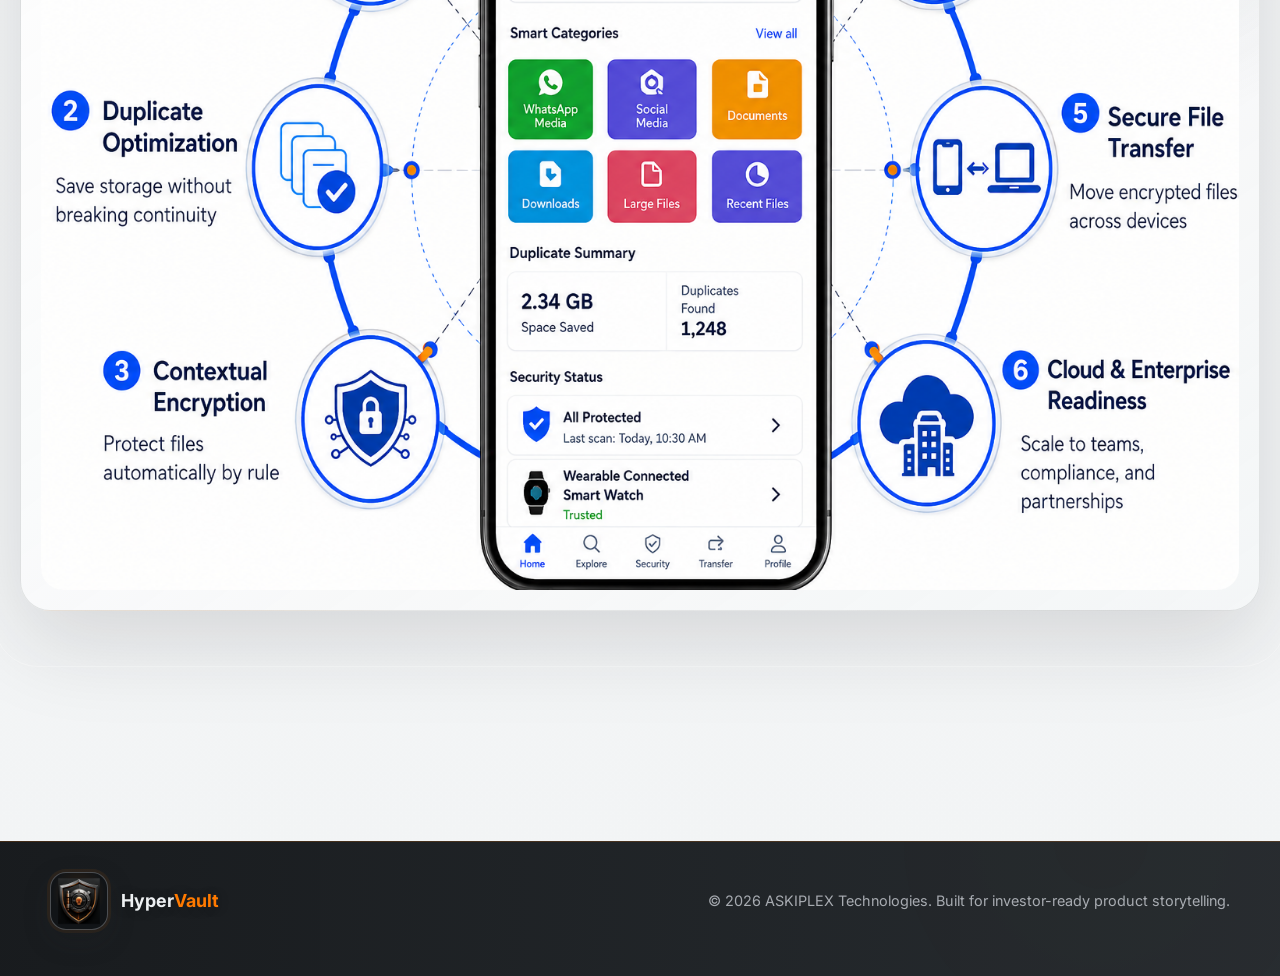
<file: evolution.html>
<!DOCTYPE html>
<html lang="en">
<head>
  <meta charset="UTF-8" />
  <meta name="viewport" content="width=device-width, initial-scale=1.0" />
  <meta http-equiv="refresh" content="0; url=deep-dive.html#evolution" />
  <meta name="robots" content="noindex" />
  <link rel="canonical" href="deep-dive.html#evolution" />
  <title>Evolution Has Moved | HyperVault</title>
  <script>
    const destination = `deep-dive.html${window.location.hash || '#evolution'}`;
    window.location.replace(destination);
  </script>
</head>
<body>
  <p>HyperVault Evolution has moved to <a href="deep-dive.html#evolution">Evolution &amp; Deep Dive</a>.</p>
</body>
</html>
</file>
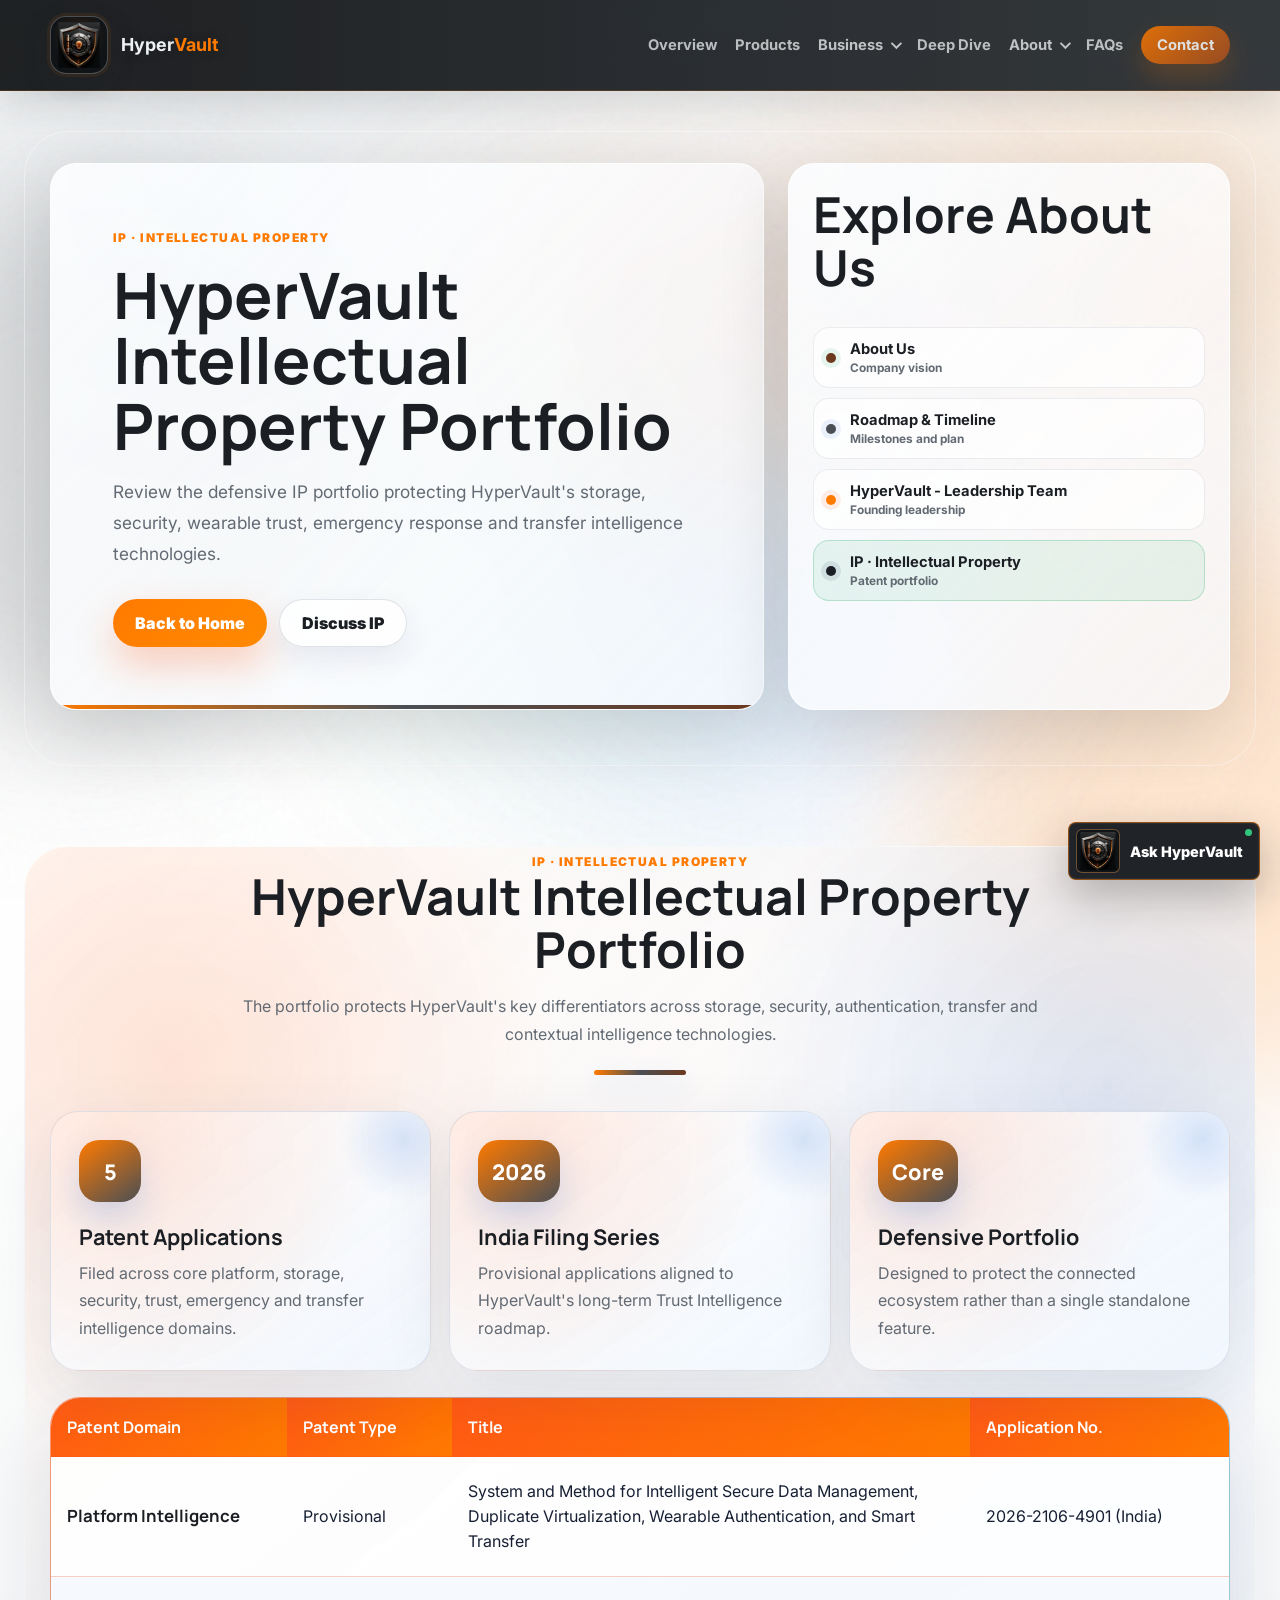
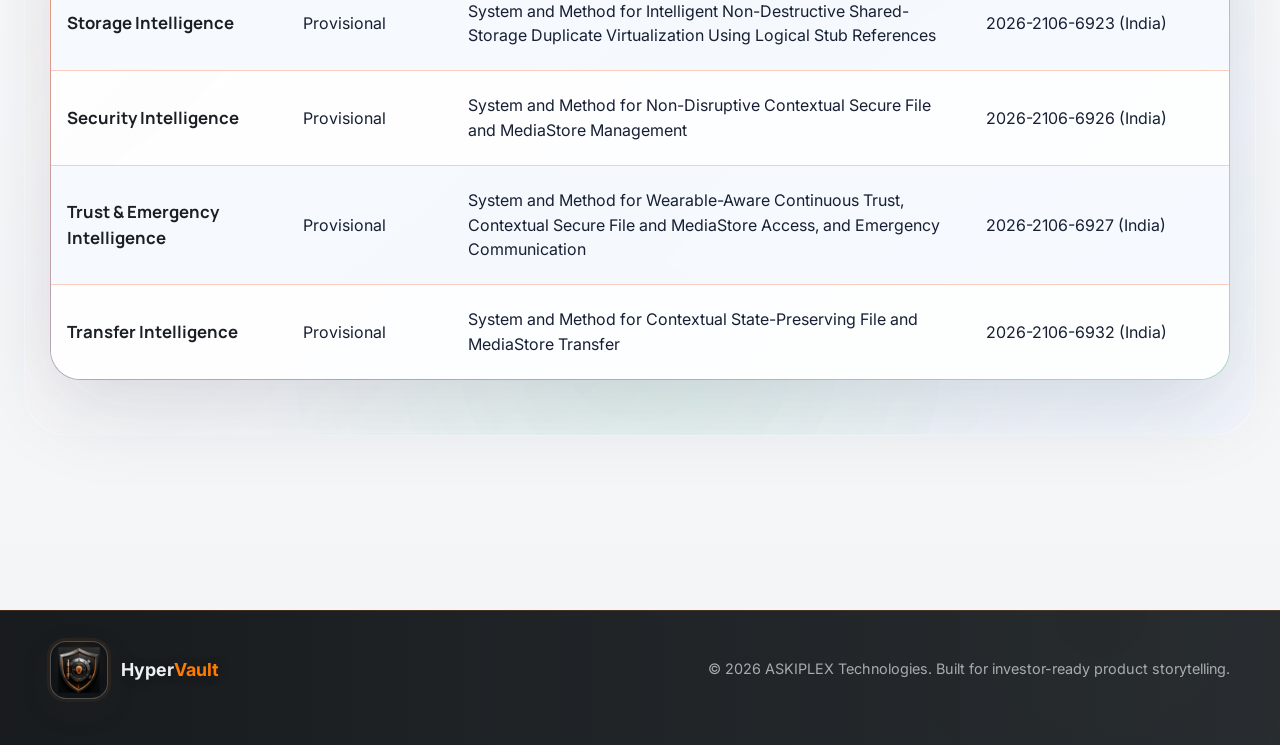
<file: ip.html>
<!DOCTYPE html>
<html lang="en">
<head>
  <meta charset="UTF-8" />
  <meta name="viewport" content="width=device-width, initial-scale=1.0" />
  <meta name="description" content="HyperVault intellectual property portfolio and patent application overview." />
  <title>IP · Intellectual Property | HyperVault</title>
  <link rel="preconnect" href="https://fonts.googleapis.com" />
  <link rel="preconnect" href="https://fonts.gstatic.com" crossorigin>
  <link rel="icon" type="image/png" href="assets/hypervault-logo-mark.png" />
  <link rel="stylesheet" href="style.css" />
</head>
<body>
  <div id="scrollProgress" class="scroll-progress"></div>
  <div class="bg-orb orb-one"></div>
  <div class="bg-orb orb-two"></div>
  <div class="page-aurora aurora-a"></div>
  <div class="page-aurora aurora-b"></div>
  <div class="noise"></div>

  <header class="site-header" id="top">
    <nav class="nav">
      <a href="index.html" class="brand" aria-label="HyperVault home">
        <span class="brand-mark"><img src="assets/hypervault-logo-mark.png" alt="" /></span>
        <span>
          <strong><span>Hyper</span><span class="brand-vault">Vault</span></strong>
        </span>
      </a>
      <button class="menu-toggle" aria-label="Open navigation" aria-expanded="false">☰</button>
      <div class="nav-links">
        <a href="index.html">Overview</a>
        <a href="index.html#products">Products</a>
        <details class="nav-dropdown">
          <summary>
            <span>Business</span>
            <span class="nav-chevron" aria-hidden="true"></span>
          </summary>
          <div class="nav-submenu">
            <a href="business.html#business-model">
              <span class="submenu-dot green-dot"></span>
              <span>
                <strong>Business Model</strong>
                <small>Monetization path</small>
              </span>
            </a>
            <a href="business.html#market-opportunity">
              <span class="submenu-dot blue-dot"></span>
              <span>
                <strong>Market Opportunity</strong>
                <small>Software and wearables</small>
              </span>
            </a>
            <a href="business.html#users">
              <span class="submenu-dot navy-dot"></span>
              <span>
                <strong>Target Users</strong>
                <small>Audience and expansion</small>
              </span>
            </a>
            <a href="business.html#investor">
              <span class="submenu-dot orange-dot"></span>
              <span>
                <strong>Investor Snapshot</strong>
                <small>Funding and progress</small>
              </span>
            </a>
          </div>
        </details>
        <a href="deep-dive.html">Deep Dive</a>
        <details class="nav-dropdown">
          <summary>
            <span>About</span>
            <span class="nav-chevron" aria-hidden="true"></span>
          </summary>
          <div class="nav-submenu">
            <a href="about.html">
              <span class="submenu-dot green-dot"></span>
              <span>
                <strong>About Us</strong>
                <small>Company vision</small>
              </span>
            </a>
            <a href="roadmap.html">
              <span class="submenu-dot blue-dot"></span>
              <span>
                <strong>Roadmap & Timeline</strong>
                <small>Milestones and plan</small>
              </span>
            </a>
            <a href="leadership.html">
              <span class="submenu-dot orange-dot"></span>
              <span>
                <strong>HyperVault - Leadership Team</strong>
                <small>Founding leadership</small>
              </span>
            </a>
            <a href="ip.html" aria-current="page">
              <span class="submenu-dot navy-dot"></span>
              <span>
                <strong>IP · Intellectual Property</strong>
                <small>Patent portfolio</small>
              </span>
            </a>
          </div>
        </details>
        <a href="index.html#faqs">FAQs</a>
        <a href="index.html#contact" class="nav-cta">Contact</a>
      </div>
    </nav>
  </header>

  <main class="subpage-main">
    <section class="section subpage-hero">
      <div class="subpage-intro reveal">
        <span class="eyebrow orange">IP · Intellectual Property</span>
        <h1>HyperVault Intellectual Property Portfolio</h1>
        <p>Review the defensive IP portfolio protecting HyperVault's storage, security, wearable trust, emergency response and transfer intelligence technologies.</p>
        <div class="subpage-actions">
          <a class="btn primary" href="index.html">Back to Home</a>
          <a class="btn secondary" href="index.html#contact">Discuss IP</a>
        </div>
      </div>
      <aside class="subpage-panel reveal" aria-label="About section pages">
        <h2>Explore About Us</h2>
        <div class="subpage-link-grid">
          <a class="subpage-link" href="about.html">
            <span class="submenu-dot green-dot"></span>
            <span><strong>About Us</strong><small>Company vision</small></span>
          </a>
          <a class="subpage-link" href="roadmap.html">
            <span class="submenu-dot blue-dot"></span>
            <span><strong>Roadmap & Timeline</strong><small>Milestones and plan</small></span>
          </a>
          <a class="subpage-link" href="leadership.html">
            <span class="submenu-dot orange-dot"></span>
            <span><strong>HyperVault - Leadership Team</strong><small>Founding leadership</small></span>
          </a>
          <a class="subpage-link" href="ip.html" aria-current="page">
            <span class="submenu-dot navy-dot"></span>
            <span><strong>IP · Intellectual Property</strong><small>Patent portfolio</small></span>
          </a>
        </div>
      </aside>
    </section>

    <section class="section ip-section subpage-content" id="ip">
      <div class="section-heading centered reveal">
        <span class="eyebrow orange">IP · Intellectual Property</span>
        <h2>HyperVault Intellectual Property Portfolio</h2>
        <p>The portfolio protects HyperVault's key differentiators across storage, security, authentication, transfer and contextual intelligence technologies.</p>
      </div>

      <div class="ip-visual-grid reveal">
        <article class="ip-stat-card">
          <span>5</span>
          <strong>Patent Applications</strong>
          <p>Filed across core platform, storage, security, trust, emergency and transfer intelligence domains.</p>
        </article>
        <article class="ip-stat-card">
          <span>2026</span>
          <strong>India Filing Series</strong>
          <p>Provisional applications aligned to HyperVault's long-term Trust Intelligence roadmap.</p>
        </article>
        <article class="ip-stat-card">
          <span>Core</span>
          <strong>Defensive Portfolio</strong>
          <p>Designed to protect the connected ecosystem rather than a single standalone feature.</p>
        </article>
      </div>

      <div class="ip-table-wrap reveal">
        <table class="ip-table">
          <thead>
            <tr>
              <th>Patent Domain</th>
              <th>Patent Type</th>
              <th>Title</th>
              <th>Application No.</th>
            </tr>
          </thead>
          <tbody>
            <tr>
              <td data-label="Patent Domain"><strong>Platform Intelligence</strong></td>
              <td data-label="Patent Type">Provisional</td>
              <td data-label="Title">System and Method for Intelligent Secure Data Management, Duplicate Virtualization, Wearable Authentication, and Smart Transfer</td>
              <td data-label="Application No.">2026-2106-4901 (India)</td>
            </tr>
            <tr>
              <td data-label="Patent Domain"><strong>Storage Intelligence</strong></td>
              <td data-label="Patent Type">Provisional</td>
              <td data-label="Title">System and Method for Intelligent Non-Destructive Shared-Storage Duplicate Virtualization Using Logical Stub References</td>
              <td data-label="Application No.">2026-2106-6923 (India)</td>
            </tr>
            <tr>
              <td data-label="Patent Domain"><strong>Security Intelligence</strong></td>
              <td data-label="Patent Type">Provisional</td>
              <td data-label="Title">System and Method for Non-Disruptive Contextual Secure File and MediaStore Management</td>
              <td data-label="Application No.">2026-2106-6926 (India)</td>
            </tr>
            <tr>
              <td data-label="Patent Domain"><strong>Trust & Emergency Intelligence</strong></td>
              <td data-label="Patent Type">Provisional</td>
              <td data-label="Title">System and Method for Wearable-Aware Continuous Trust, Contextual Secure File and MediaStore Access, and Emergency Communication</td>
              <td data-label="Application No.">2026-2106-6927 (India)</td>
            </tr>
            <tr>
              <td data-label="Patent Domain"><strong>Transfer Intelligence</strong></td>
              <td data-label="Patent Type">Provisional</td>
              <td data-label="Title">System and Method for Contextual State-Preserving File and MediaStore Transfer</td>
              <td data-label="Application No.">2026-2106-6932 (India)</td>
            </tr>
          </tbody>
        </table>
      </div>
    </section>
  </main>

  <footer class="footer">
    <a href="index.html" class="brand">
      <span class="brand-mark"><img src="assets/hypervault-logo-mark.png" alt="" /></span>
      <span><strong><span>Hyper</span><span class="brand-vault">Vault</span></strong></span>
    </a>
    <p>© 2026 ASKIPLEX Technologies. Built for investor-ready product storytelling.</p>
  </footer>

  <button class="top-button" id="topButton" aria-label="Go to top">↑</button>

  <div class="image-lightbox" id="imageLightbox" aria-hidden="true">
    <div class="image-lightbox-panel" role="dialog" aria-modal="true" aria-labelledby="imageLightboxTitle">
      <button class="image-lightbox-close" id="imageLightboxClose" type="button" aria-label="Close image preview">×</button>
      <img id="imageLightboxImg" alt="" />
      <div class="image-lightbox-caption" id="imageLightboxTitle"></div>
    </div>
  </div>

  <script src="script.js"></script>
</body>
</html>
</file>
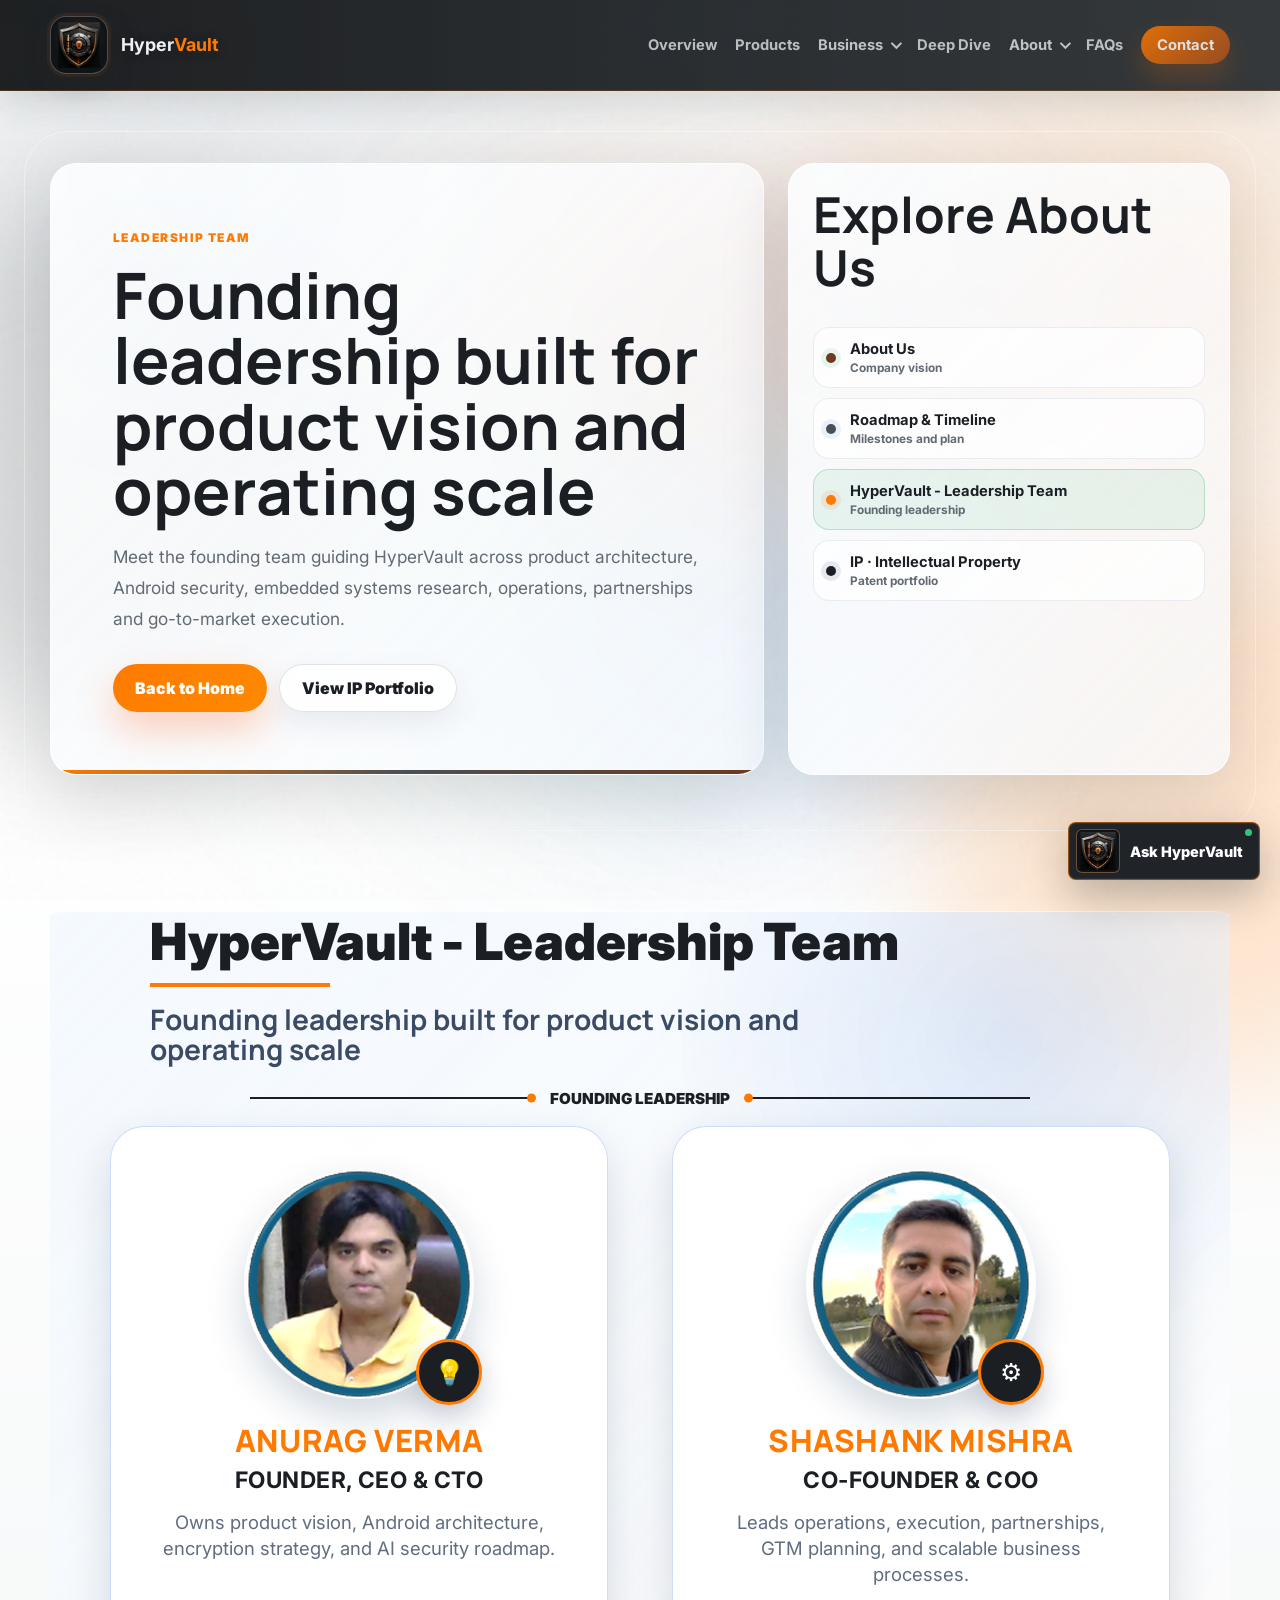
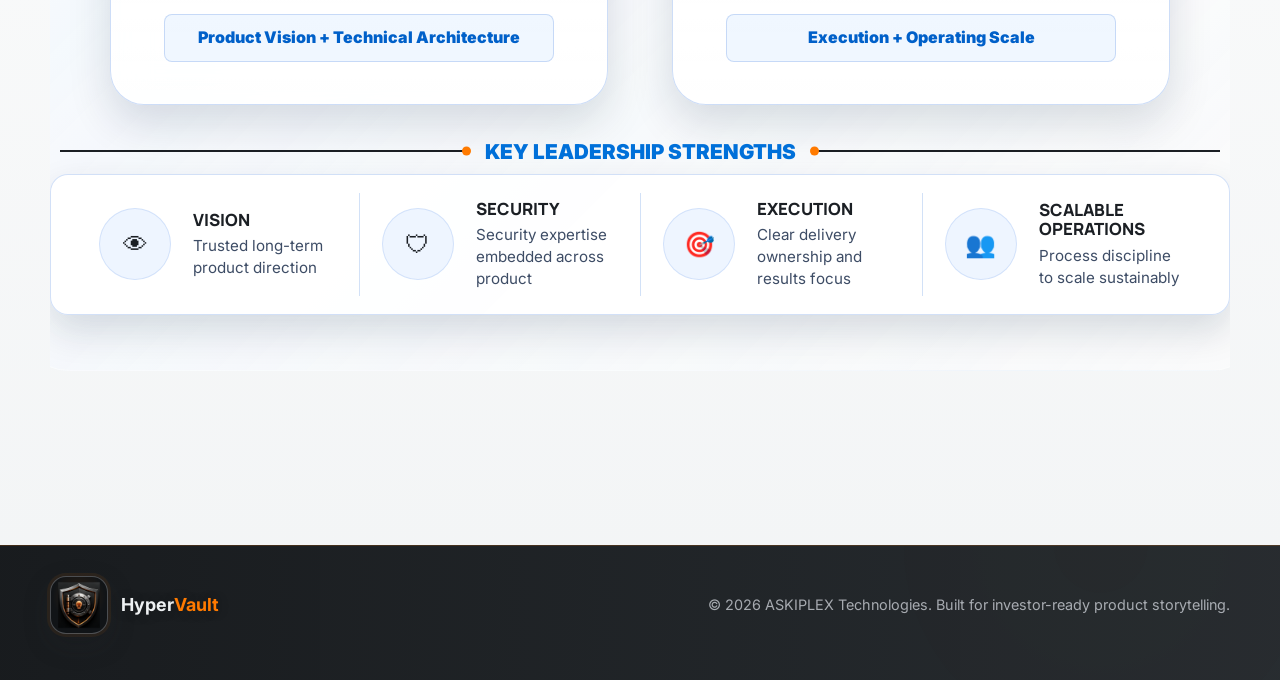
<file: leadership.html>
<!DOCTYPE html>
<html lang="en">
<head>
  <meta charset="UTF-8" />
  <meta name="viewport" content="width=device-width, initial-scale=1.0" />
  <meta name="description" content="HyperVault founding leadership team and key leadership strengths." />
  <title>Leadership Team | HyperVault</title>
  <link rel="preconnect" href="https://fonts.googleapis.com" />
  <link rel="preconnect" href="https://fonts.gstatic.com" crossorigin>
  <link rel="icon" type="image/png" href="assets/hypervault-logo-mark.png" />
  <link rel="stylesheet" href="style.css" />
</head>
<body>
  <div id="scrollProgress" class="scroll-progress"></div>
  <div class="bg-orb orb-one"></div>
  <div class="bg-orb orb-two"></div>
  <div class="page-aurora aurora-a"></div>
  <div class="page-aurora aurora-b"></div>
  <div class="noise"></div>

  <header class="site-header" id="top">
    <nav class="nav">
      <a href="index.html" class="brand" aria-label="HyperVault home">
        <span class="brand-mark"><img src="assets/hypervault-logo-mark.png" alt="" /></span>
        <span>
          <strong><span>Hyper</span><span class="brand-vault">Vault</span></strong>
        </span>
      </a>
      <button class="menu-toggle" aria-label="Open navigation" aria-expanded="false">☰</button>
      <div class="nav-links">
        <a href="index.html">Overview</a>
        <a href="index.html#products">Products</a>
        <details class="nav-dropdown">
          <summary>
            <span>Business</span>
            <span class="nav-chevron" aria-hidden="true"></span>
          </summary>
          <div class="nav-submenu">
            <a href="business.html#business-model">
              <span class="submenu-dot green-dot"></span>
              <span>
                <strong>Business Model</strong>
                <small>Monetization path</small>
              </span>
            </a>
            <a href="business.html#market-opportunity">
              <span class="submenu-dot blue-dot"></span>
              <span>
                <strong>Market Opportunity</strong>
                <small>Software and wearables</small>
              </span>
            </a>
            <a href="business.html#users">
              <span class="submenu-dot navy-dot"></span>
              <span>
                <strong>Target Users</strong>
                <small>Audience and expansion</small>
              </span>
            </a>
            <a href="business.html#investor">
              <span class="submenu-dot orange-dot"></span>
              <span>
                <strong>Investor Snapshot</strong>
                <small>Funding and progress</small>
              </span>
            </a>
          </div>
        </details>
        <a href="deep-dive.html">Deep Dive</a>
        <details class="nav-dropdown">
          <summary>
            <span>About</span>
            <span class="nav-chevron" aria-hidden="true"></span>
          </summary>
          <div class="nav-submenu">
            <a href="about.html">
              <span class="submenu-dot green-dot"></span>
              <span>
                <strong>About Us</strong>
                <small>Company vision</small>
              </span>
            </a>
            <a href="roadmap.html">
              <span class="submenu-dot blue-dot"></span>
              <span>
                <strong>Roadmap & Timeline</strong>
                <small>Milestones and plan</small>
              </span>
            </a>
            <a href="leadership.html" aria-current="page">
              <span class="submenu-dot orange-dot"></span>
              <span>
                <strong>HyperVault - Leadership Team</strong>
                <small>Founding leadership</small>
              </span>
            </a>
            <a href="ip.html">
              <span class="submenu-dot navy-dot"></span>
              <span>
                <strong>IP · Intellectual Property</strong>
                <small>Patent portfolio</small>
              </span>
            </a>
          </div>
        </details>
        <a href="index.html#faqs">FAQs</a>
        <a href="index.html#contact" class="nav-cta">Contact</a>
      </div>
    </nav>
  </header>

  <main class="subpage-main">
    <section class="section subpage-hero">
      <div class="subpage-intro reveal">
        <span class="eyebrow orange">Leadership Team</span>
        <h1>Founding leadership built for product vision and operating scale</h1>
        <p>Meet the founding team guiding HyperVault across product architecture, Android security, embedded systems research, operations, partnerships and go-to-market execution.</p>
        <div class="subpage-actions">
          <a class="btn primary" href="index.html">Back to Home</a>
          <a class="btn secondary" href="ip.html">View IP Portfolio</a>
        </div>
      </div>
      <aside class="subpage-panel reveal" aria-label="About section pages">
        <h2>Explore About Us</h2>
        <div class="subpage-link-grid">
          <a class="subpage-link" href="about.html">
            <span class="submenu-dot green-dot"></span>
            <span><strong>About Us</strong><small>Company vision</small></span>
          </a>
          <a class="subpage-link" href="roadmap.html">
            <span class="submenu-dot blue-dot"></span>
            <span><strong>Roadmap & Timeline</strong><small>Milestones and plan</small></span>
          </a>
          <a class="subpage-link" href="leadership.html" aria-current="page">
            <span class="submenu-dot orange-dot"></span>
            <span><strong>HyperVault - Leadership Team</strong><small>Founding leadership</small></span>
          </a>
          <a class="subpage-link" href="ip.html">
            <span class="submenu-dot navy-dot"></span>
            <span><strong>IP · Intellectual Property</strong><small>Patent portfolio</small></span>
          </a>
        </div>
      </aside>
    </section>

    <section class="section leadership subpage-content" id="leadership">
      <div class="leadership-title reveal">
        <span class="eyebrow blue">HyperVault - Leadership Team</span>
        <h2>Founding leadership built for product vision and operating scale</h2>
      </div>

      <div class="leadership-divider reveal">
        <span>Founding Leadership</span>
      </div>

      <div class="leader-grid founding-grid">
        <article class="leader-card founder-card reveal">
          <div class="leader-photo-wrap">
            <img class="leader-photo leader-photo-img" src="assets/hd/leadership/anurag-verma.png" alt="Anurag Verma">
            <div class="leader-icon" aria-hidden="true">💡</div>
          </div>
          <h3>Anurag Verma</h3>
          <strong>Founder, CEO & CTO</strong>
          <p>Owns product vision, Android architecture, encryption strategy, and AI security roadmap.</p>
          <span class="leader-badge">Product Vision + Technical Architecture</span>
        </article>

        <article class="leader-card founder-card reveal">
          <div class="leader-photo-wrap">
            <img class="leader-photo leader-photo-img" src="assets/hd/leadership/shashank-mishra.png" alt="Shashank Mishra">
            <div class="leader-icon" aria-hidden="true">⚙</div>
          </div>
          <h3>Shashank Mishra</h3>
          <strong>Co-Founder & COO</strong>
          <p>Leads operations, execution, partnerships, GTM planning, and scalable business processes.</p>
          <span class="leader-badge">Execution + Operating Scale</span>
        </article>
      </div>

      <div class="leadership-strengths reveal">
        <div class="leadership-divider strengths-divider">
          <span>Key Leadership Strengths</span>
        </div>
        <div class="strength-grid">
          <article class="strength-item">
            <span class="strength-icon" aria-hidden="true">👁</span>
            <div>
              <h3>Vision</h3>
              <p>Trusted long-term product direction</p>
            </div>
          </article>
          <article class="strength-item">
            <span class="strength-icon" aria-hidden="true">🛡</span>
            <div>
              <h3>Security</h3>
              <p>Security expertise embedded across product</p>
            </div>
          </article>
          <article class="strength-item">
            <span class="strength-icon" aria-hidden="true">🎯</span>
            <div>
              <h3>Execution</h3>
              <p>Clear delivery ownership and results focus</p>
            </div>
          </article>
          <article class="strength-item">
            <span class="strength-icon" aria-hidden="true">👥</span>
            <div>
              <h3>Scalable Operations</h3>
              <p>Process discipline to scale sustainably</p>
            </div>
          </article>
        </div>
      </div>
    </section>
  </main>

  <footer class="footer">
    <a href="index.html" class="brand">
      <span class="brand-mark"><img src="assets/hypervault-logo-mark.png" alt="" /></span>
      <span><strong><span>Hyper</span><span class="brand-vault">Vault</span></strong></span>
    </a>
    <p>© 2026 ASKIPLEX Technologies. Built for investor-ready product storytelling.</p>
  </footer>

  <button class="top-button" id="topButton" aria-label="Go to top">↑</button>

  <div class="image-lightbox" id="imageLightbox" aria-hidden="true">
    <div class="image-lightbox-panel" role="dialog" aria-modal="true" aria-labelledby="imageLightboxTitle">
      <button class="image-lightbox-close" id="imageLightboxClose" type="button" aria-label="Close image preview">×</button>
      <img id="imageLightboxImg" alt="" />
      <div class="image-lightbox-caption" id="imageLightboxTitle"></div>
    </div>
  </div>

  <script src="script.js"></script>
</body>
</html>
</file>
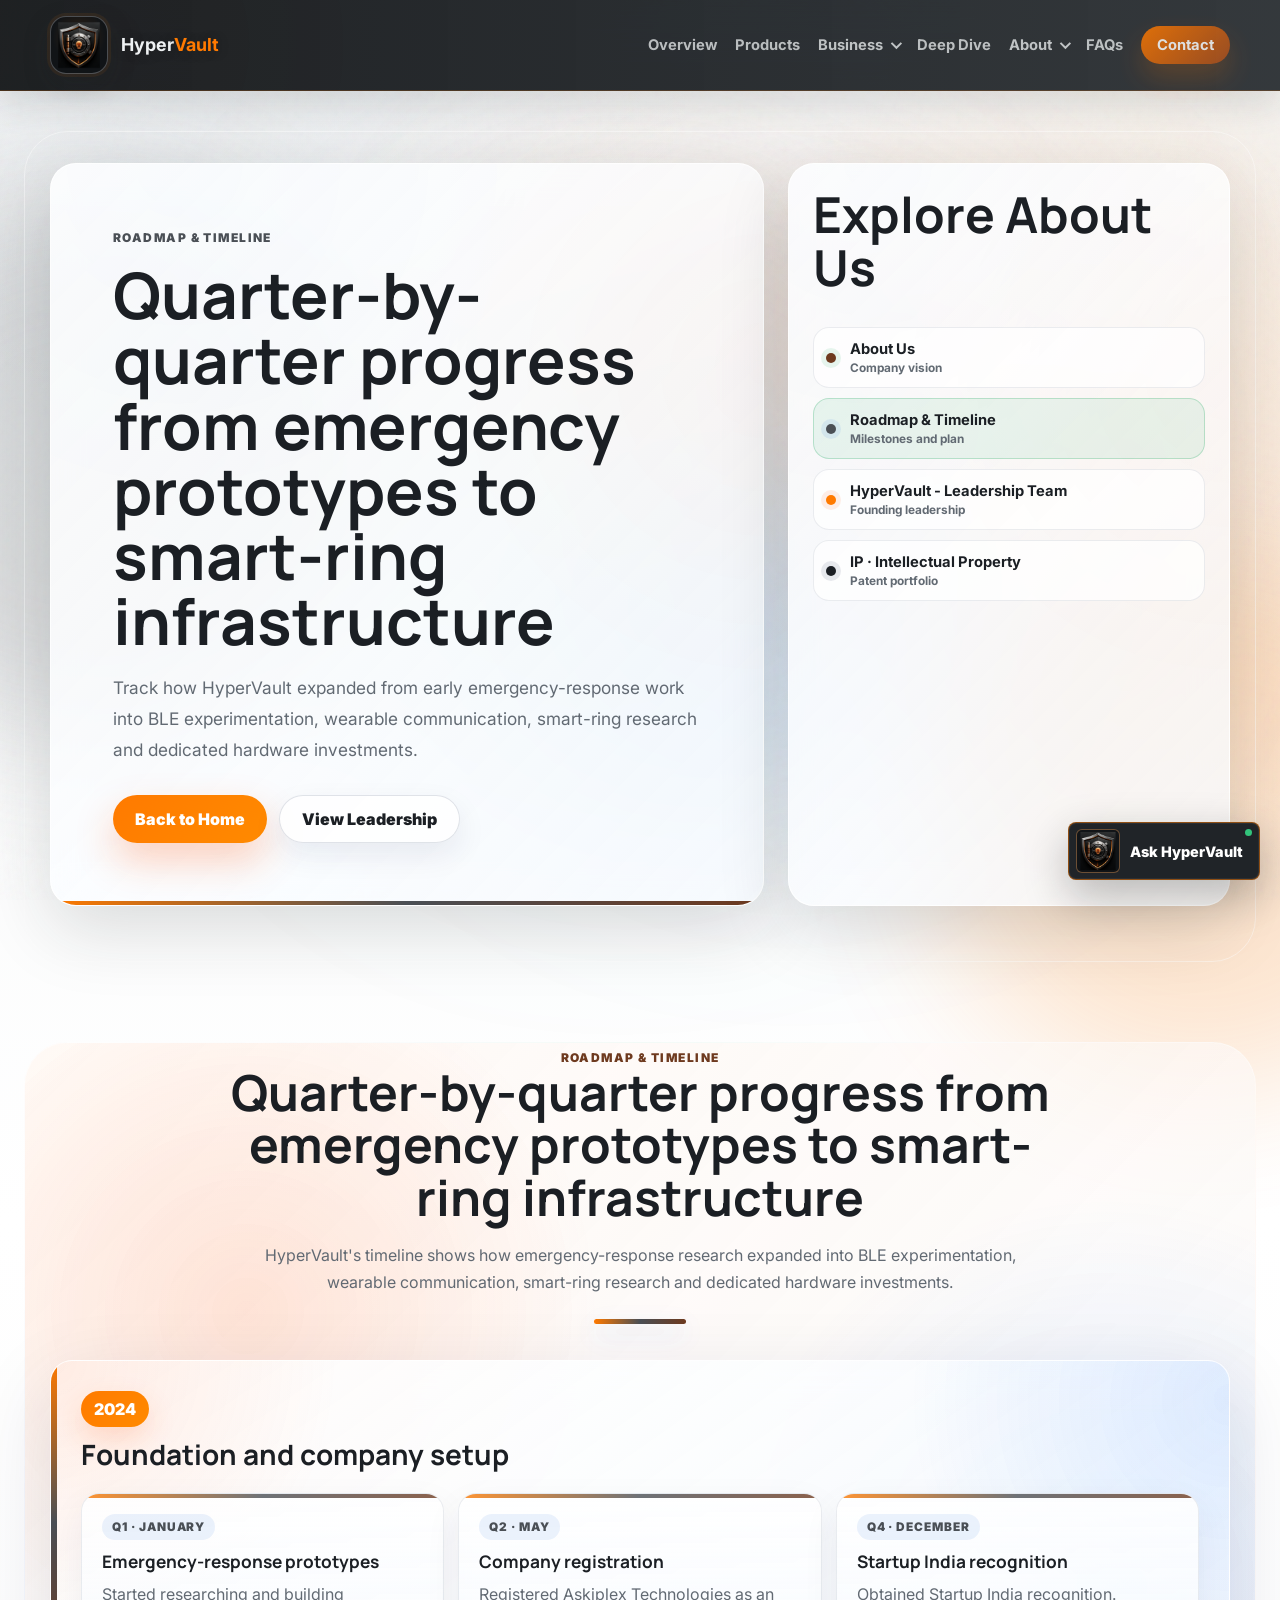
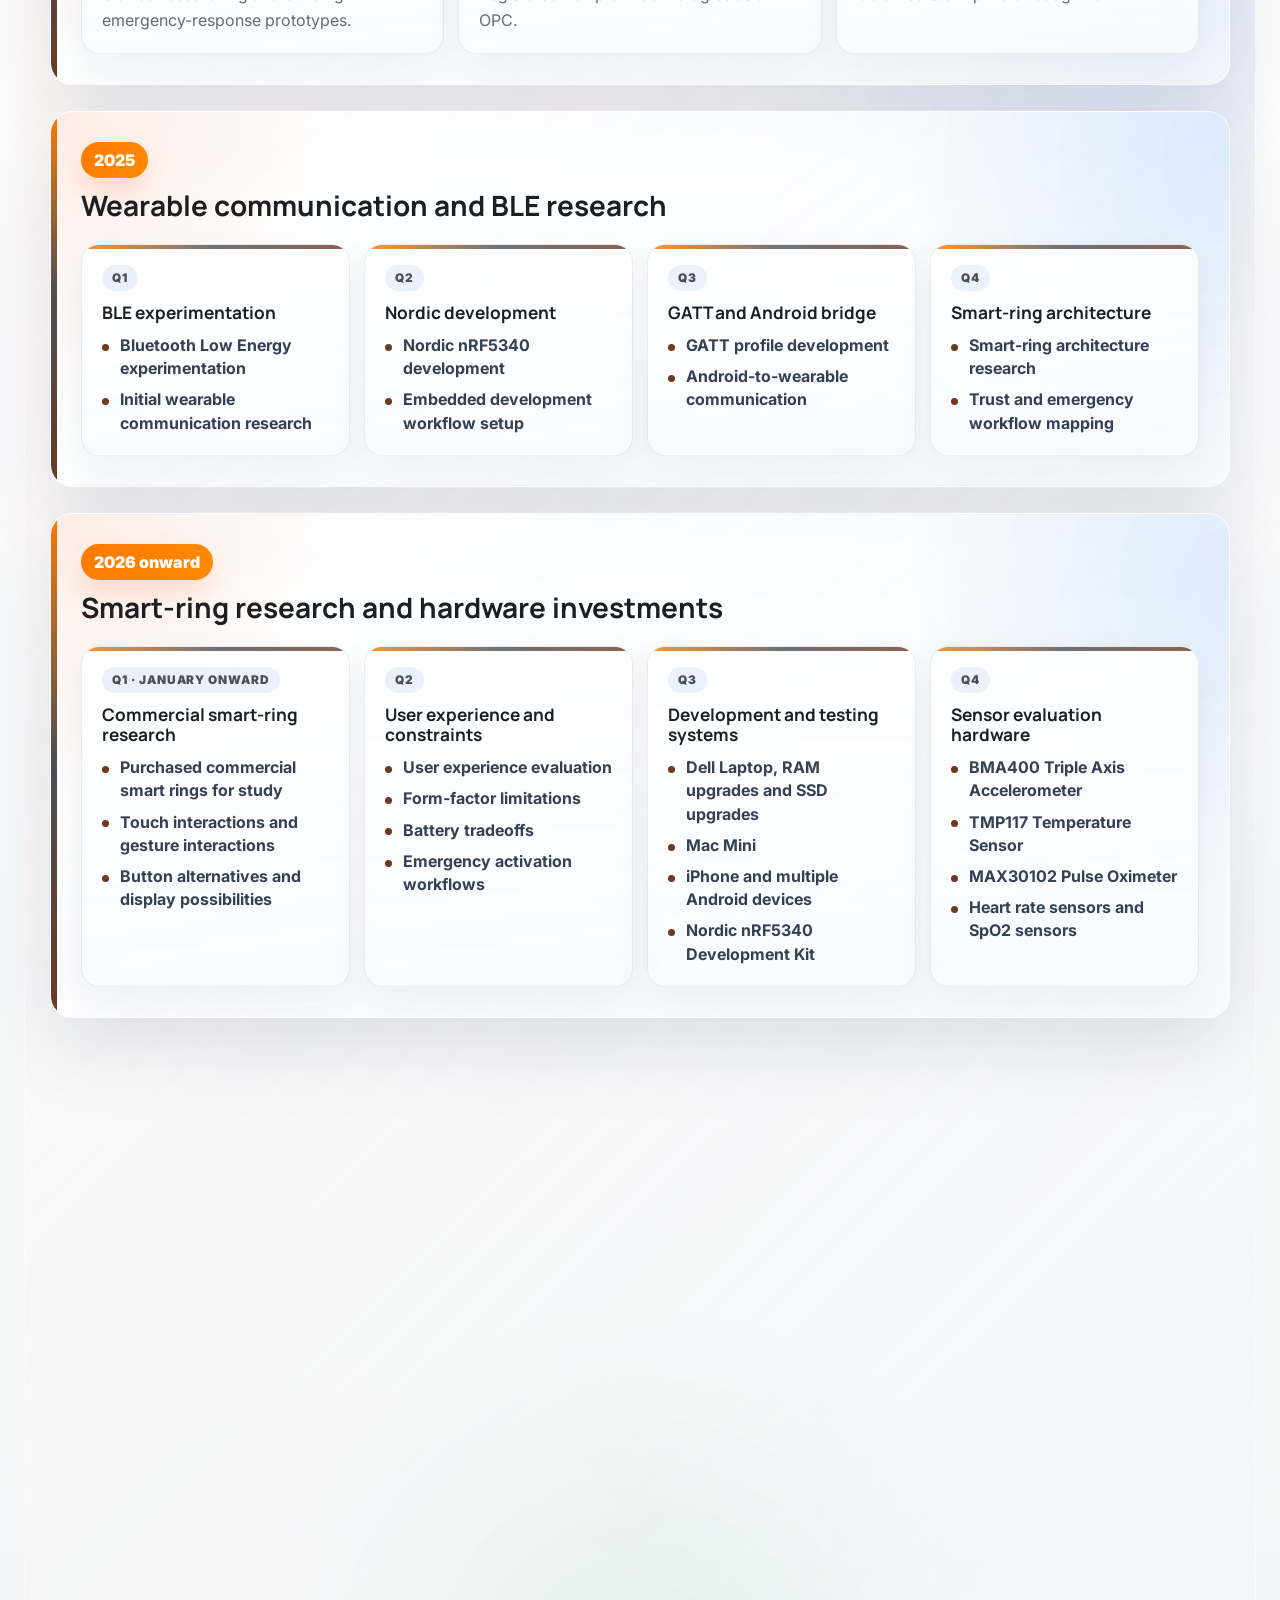
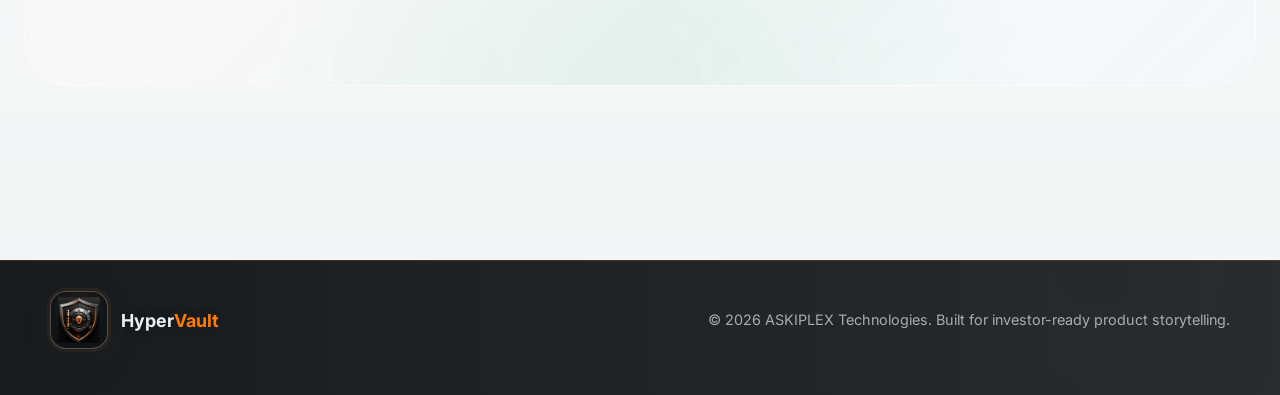
<file: roadmap.html>
<!DOCTYPE html>
<html lang="en">
<head>
  <meta charset="UTF-8" />
  <meta name="viewport" content="width=device-width, initial-scale=1.0" />
  <meta name="description" content="HyperVault roadmap and timeline from emergency prototypes to smart-ring infrastructure." />
  <title>Roadmap & Timeline | HyperVault</title>
  <link rel="preconnect" href="https://fonts.googleapis.com" />
  <link rel="preconnect" href="https://fonts.gstatic.com" crossorigin>
  <link rel="icon" type="image/png" href="assets/hypervault-logo-mark.png" />
  <link rel="stylesheet" href="style.css" />
</head>
<body>
  <div id="scrollProgress" class="scroll-progress"></div>
  <div class="bg-orb orb-one"></div>
  <div class="bg-orb orb-two"></div>
  <div class="page-aurora aurora-a"></div>
  <div class="page-aurora aurora-b"></div>
  <div class="noise"></div>

  <header class="site-header" id="top">
    <nav class="nav">
      <a href="index.html" class="brand" aria-label="HyperVault home">
        <span class="brand-mark"><img src="assets/hypervault-logo-mark.png" alt="" /></span>
        <span>
          <strong><span>Hyper</span><span class="brand-vault">Vault</span></strong>
        </span>
      </a>
      <button class="menu-toggle" aria-label="Open navigation" aria-expanded="false">☰</button>
      <div class="nav-links">
        <a href="index.html">Overview</a>
        <a href="index.html#products">Products</a>
        <details class="nav-dropdown">
          <summary>
            <span>Business</span>
            <span class="nav-chevron" aria-hidden="true"></span>
          </summary>
          <div class="nav-submenu">
            <a href="business.html#business-model">
              <span class="submenu-dot green-dot"></span>
              <span>
                <strong>Business Model</strong>
                <small>Monetization path</small>
              </span>
            </a>
            <a href="business.html#market-opportunity">
              <span class="submenu-dot blue-dot"></span>
              <span>
                <strong>Market Opportunity</strong>
                <small>Software and wearables</small>
              </span>
            </a>
            <a href="business.html#users">
              <span class="submenu-dot navy-dot"></span>
              <span>
                <strong>Target Users</strong>
                <small>Audience and expansion</small>
              </span>
            </a>
            <a href="business.html#investor">
              <span class="submenu-dot orange-dot"></span>
              <span>
                <strong>Investor Snapshot</strong>
                <small>Funding and progress</small>
              </span>
            </a>
          </div>
        </details>
        <a href="deep-dive.html">Deep Dive</a>
        <details class="nav-dropdown">
          <summary>
            <span>About</span>
            <span class="nav-chevron" aria-hidden="true"></span>
          </summary>
          <div class="nav-submenu">
            <a href="about.html">
              <span class="submenu-dot green-dot"></span>
              <span>
                <strong>About Us</strong>
                <small>Company vision</small>
              </span>
            </a>
            <a href="roadmap.html" aria-current="page">
              <span class="submenu-dot blue-dot"></span>
              <span>
                <strong>Roadmap & Timeline</strong>
                <small>Milestones and plan</small>
              </span>
            </a>
            <a href="leadership.html">
              <span class="submenu-dot orange-dot"></span>
              <span>
                <strong>HyperVault - Leadership Team</strong>
                <small>Founding leadership</small>
              </span>
            </a>
            <a href="ip.html">
              <span class="submenu-dot navy-dot"></span>
              <span>
                <strong>IP · Intellectual Property</strong>
                <small>Patent portfolio</small>
              </span>
            </a>
          </div>
        </details>
        <a href="index.html#faqs">FAQs</a>
        <a href="index.html#contact" class="nav-cta">Contact</a>
      </div>
    </nav>
  </header>

  <main class="subpage-main">
    <section class="section subpage-hero">
      <div class="subpage-intro reveal">
        <span class="eyebrow blue">Roadmap & Timeline</span>
        <h1>Quarter-by-quarter progress from emergency prototypes to smart-ring infrastructure</h1>
        <p>Track how HyperVault expanded from early emergency-response work into BLE experimentation, wearable communication, smart-ring research and dedicated hardware investments.</p>
        <div class="subpage-actions">
          <a class="btn primary" href="index.html">Back to Home</a>
          <a class="btn secondary" href="leadership.html">View Leadership</a>
        </div>
      </div>
      <aside class="subpage-panel reveal" aria-label="About section pages">
        <h2>Explore About Us</h2>
        <div class="subpage-link-grid">
          <a class="subpage-link" href="about.html">
            <span class="submenu-dot green-dot"></span>
            <span><strong>About Us</strong><small>Company vision</small></span>
          </a>
          <a class="subpage-link" href="roadmap.html" aria-current="page">
            <span class="submenu-dot blue-dot"></span>
            <span><strong>Roadmap & Timeline</strong><small>Milestones and plan</small></span>
          </a>
          <a class="subpage-link" href="leadership.html">
            <span class="submenu-dot orange-dot"></span>
            <span><strong>HyperVault - Leadership Team</strong><small>Founding leadership</small></span>
          </a>
          <a class="subpage-link" href="ip.html">
            <span class="submenu-dot navy-dot"></span>
            <span><strong>IP · Intellectual Property</strong><small>Patent portfolio</small></span>
          </a>
        </div>
      </aside>
    </section>

    <section class="section roadmap subpage-content" id="roadmap">
      <div class="section-heading centered reveal about-roadmap-bridge">
        <span class="eyebrow green">Roadmap & Timeline</span>
        <h2>Quarter-by-quarter progress from emergency prototypes to smart-ring infrastructure</h2>
        <p>HyperVault's timeline shows how emergency-response research expanded into BLE experimentation, wearable communication, smart-ring research and dedicated hardware investments.</p>
      </div>

      <div class="timeline roadmap-timeline reveal">
        <article class="timeline-item roadmap-year">
          <time>2024</time>
          <h3>Foundation and company setup</h3>
          <div class="quarter-grid compact">
            <div class="quarter-card">
              <span>Q1 · January</span>
              <h4>Emergency-response prototypes</h4>
              <p>Started researching and building emergency-response prototypes.</p>
            </div>
            <div class="quarter-card">
              <span>Q2 · May</span>
              <h4>Company registration</h4>
              <p>Registered Askiplex Technologies as an OPC.</p>
            </div>
            <div class="quarter-card">
              <span>Q4 · December</span>
              <h4>Startup India recognition</h4>
              <p>Obtained Startup India recognition.</p>
            </div>
          </div>
        </article>

        <article class="timeline-item roadmap-year">
          <time>2025</time>
          <h3>Wearable communication and BLE research</h3>
          <div class="quarter-grid">
            <div class="quarter-card">
              <span>Q1</span>
              <h4>BLE experimentation</h4>
              <ul>
                <li>Bluetooth Low Energy experimentation</li>
                <li>Initial wearable communication research</li>
              </ul>
            </div>
            <div class="quarter-card">
              <span>Q2</span>
              <h4>Nordic development</h4>
              <ul>
                <li>Nordic nRF5340 development</li>
                <li>Embedded development workflow setup</li>
              </ul>
            </div>
            <div class="quarter-card">
              <span>Q3</span>
              <h4>GATT and Android bridge</h4>
              <ul>
                <li>GATT profile development</li>
                <li>Android-to-wearable communication</li>
              </ul>
            </div>
            <div class="quarter-card">
              <span>Q4</span>
              <h4>Smart-ring architecture</h4>
              <ul>
                <li>Smart-ring architecture research</li>
                <li>Trust and emergency workflow mapping</li>
              </ul>
            </div>
          </div>
        </article>

        <article class="timeline-item roadmap-year">
          <time>2026 onward</time>
          <h3>Smart-ring research and hardware investments</h3>
          <div class="quarter-grid">
            <div class="quarter-card">
              <span>Q1 · January onward</span>
              <h4>Commercial smart-ring research</h4>
              <ul>
                <li>Purchased commercial smart rings for study</li>
                <li>Touch interactions and gesture interactions</li>
                <li>Button alternatives and display possibilities</li>
              </ul>
            </div>
            <div class="quarter-card">
              <span>Q2</span>
              <h4>User experience and constraints</h4>
              <ul>
                <li>User experience evaluation</li>
                <li>Form-factor limitations</li>
                <li>Battery tradeoffs</li>
                <li>Emergency activation workflows</li>
              </ul>
            </div>
            <div class="quarter-card">
              <span>Q3</span>
              <h4>Development and testing systems</h4>
              <ul>
                <li>Dell Laptop, RAM upgrades and SSD upgrades</li>
                <li>Mac Mini</li>
                <li>iPhone and multiple Android devices</li>
                <li>Nordic nRF5340 Development Kit</li>
              </ul>
            </div>
            <div class="quarter-card">
              <span>Q4</span>
              <h4>Sensor evaluation hardware</h4>
              <ul>
                <li>BMA400 Triple Axis Accelerometer</li>
                <li>TMP117 Temperature Sensor</li>
                <li>MAX30102 Pulse Oximeter</li>
                <li>Heart rate sensors and SpO2 sensors</li>
              </ul>
            </div>
          </div>
        </article>
      </div>

      <div class="roadmap-grid magic-frame reveal">
        <img src="assets/hd/hypervault-product-development-roadmap-and-milestones-phase-summary.png" alt="HyperVault product development roadmap and milestones phase summary" />
      </div>
    </section>
  </main>

  <footer class="footer">
    <a href="index.html" class="brand">
      <span class="brand-mark"><img src="assets/hypervault-logo-mark.png" alt="" /></span>
      <span><strong><span>Hyper</span><span class="brand-vault">Vault</span></strong></span>
    </a>
    <p>© 2026 ASKIPLEX Technologies. Built for investor-ready product storytelling.</p>
  </footer>

  <button class="top-button" id="topButton" aria-label="Go to top">↑</button>

  <div class="image-lightbox" id="imageLightbox" aria-hidden="true">
    <div class="image-lightbox-panel" role="dialog" aria-modal="true" aria-labelledby="imageLightboxTitle">
      <button class="image-lightbox-close" id="imageLightboxClose" type="button" aria-label="Close image preview">×</button>
      <img id="imageLightboxImg" alt="" />
      <div class="image-lightbox-caption" id="imageLightboxTitle"></div>
    </div>
  </div>

  <script src="script.js"></script>
</body>
</html>
</file>
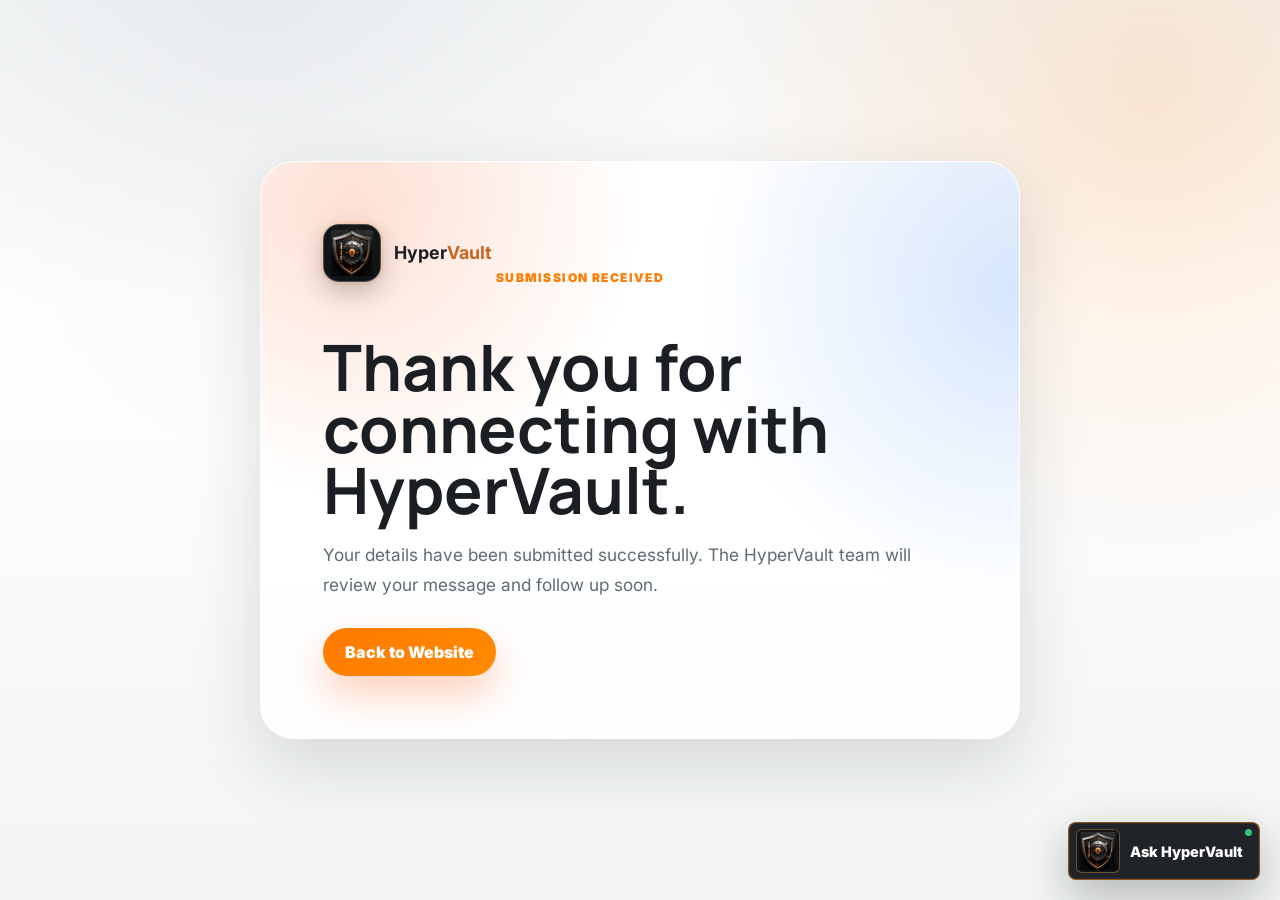
<file: thanks.html>
<!DOCTYPE html>
<html lang="en">
<head>
  <meta charset="UTF-8" />
  <meta name="viewport" content="width=device-width, initial-scale=1.0" />
  <title>Thank You | HyperVault</title>
  <link rel="preconnect" href="https://fonts.googleapis.com" />
  <link rel="preconnect" href="https://fonts.gstatic.com" crossorigin />
  <link rel="icon" type="image/png" href="assets/hypervault-logo-mark.png" />
  <link rel="stylesheet" href="style.css" />
</head>
<body class="thanks-page">
  <main class="thanks-screen">
    <section class="thanks-card">
      <a href="index.html" class="brand" aria-label="HyperVault home">
        <span class="brand-mark"><img src="assets/hypervault-logo-mark.png" alt="" /></span>
        <span>
          <strong><span>Hyper</span><span class="brand-vault">Vault</span></strong>
        </span>
      </a>
      <span class="eyebrow orange">Submission Received</span>
      <h1>Thank you for connecting with HyperVault.</h1>
      <p>Your details have been submitted successfully. The HyperVault team will review your message and follow up soon.</p>
      <a class="btn primary" href="index.html">Back to Website</a>
    </section>
  </main>
  <script src="script.js"></script>
</body>
</html>
</file>
<file: style.css>
@import url('https://fonts.googleapis.com/css2?family=Inter:wght@400;500;600;700;800;900&family=Manrope:wght@500;600;700;800&display=swap');

:root {
  --navy: #1b1f24;
  --blue: #4a4f55;
  --electric: #d1d5db;
  --orange: #ff7a00;
  --green: #6e3a1f;
  --copper: #c76525;
  --text: #1b1f24;
  --muted: #626a73;
  --line: rgba(27, 31, 36, .14);
  --glass: rgba(255, 255, 255, .78);
  --shadow: 0 24px 70px rgba(27, 31, 36, .15);
  --radius: 28px;
  --display: Manrope, Inter, system-ui, -apple-system, BlinkMacSystemFont, "Segoe UI", sans-serif;
}

* {
  box-sizing: border-box;
}

html {
  scroll-behavior: smooth;
}

body {
  margin: 0;
  font-family: Inter, system-ui, -apple-system, BlinkMacSystemFont, "Segoe UI", sans-serif;
  color: var(--text);
  background:
    radial-gradient(circle at 20% 0%, rgba(209, 213, 219, .34), transparent 28rem),
    radial-gradient(circle at 90% 12%, rgba(255, 122, 0, .16), transparent 28rem),
    linear-gradient(180deg, #f4f6f7 0%, #ffffff 34%, #f2f4f5 100%);
  overflow-x: hidden;
}

img {
  max-width: 100%;
  display: block;
  image-rendering: auto;
  backface-visibility: hidden;
}

a {
  color: inherit;
  text-decoration: none;
}

.thanks-page {
  min-height: 100vh;
}

.thanks-screen {
  min-height: 100vh;
  display: grid;
  place-items: center;
  padding: 28px;
}

.thanks-card {
  width: min(760px, 100%);
  padding: clamp(32px, 6vw, 62px);
  border-radius: 34px;
  background:
    radial-gradient(circle at 12% 8%, rgba(255,90,20,.18), transparent 18rem),
    radial-gradient(circle at 100% 22%, rgba(31,122,255,.18), transparent 20rem),
    rgba(255,255,255,.86);
  border: 1px solid rgba(255,255,255,.82);
  box-shadow: var(--shadow);
}

.thanks-card .brand {
  margin-bottom: 34px;
}

.thanks-card h1 {
  max-width: 660px;
  font-size: 4rem;
}

.thanks-card p {
  max-width: 620px;
  font-size: 1.08rem;
  margin-bottom: 28px;
}

.noise {
  pointer-events: none;
  position: fixed;
  inset: 0;
  opacity: .04;
  background-image: url("data:image/svg+xml,%3Csvg viewBox='0 0 200 200' xmlns='http://www.w3.org/2000/svg'%3E%3Cfilter id='n'%3E%3CfeTurbulence type='fractalNoise' baseFrequency='.7' numOctaves='3' stitchTiles='stitch'/%3E%3C/filter%3E%3Crect width='100%25' height='100%25' filter='url(%23n)'/%3E%3C/svg%3E");
  z-index: 0;
}

.bg-orb {
  position: fixed;
  width: 34rem;
  height: 34rem;
  border-radius: 50%;
  filter: blur(70px);
  opacity: .18;
  pointer-events: none;
  z-index: 0;
  animation: drift 12s ease-in-out infinite alternate;
}

.orb-one {
  background: #4a4f55;
  left: -12rem;
  top: 12rem;
}

.orb-two {
  background: var(--orange);
  right: -12rem;
  top: 34rem;
  animation-delay: -4s;
}

@keyframes drift {
  from { transform: translate3d(0, 0, 0) scale(1); }
  to { transform: translate3d(4rem, -2rem, 0) scale(1.08); }
}

.site-header {
  position: sticky;
  top: 0;
  z-index: 20;
  padding: 16px 24px;
  backdrop-filter: blur(20px);
  background:
    linear-gradient(90deg, rgba(17, 20, 23, .94), rgba(31, 36, 40, .9)),
    radial-gradient(circle at 8% 50%, rgba(255, 122, 0, .18), transparent 18rem);
  border-bottom: 1px solid rgba(255, 122, 0, .18);
  box-shadow: 0 14px 34px rgba(27, 31, 36, .12);
}

.nav {
  width: min(1180px, calc(100vw - 32px));
  margin: auto;
  display: flex;
  align-items: center;
  justify-content: space-between;
  gap: 24px;
}

.brand {
  display: inline-flex;
  align-items: center;
  gap: 13px;
  min-width: max-content;
}

.brand-mark {
  flex: 0 0 auto;
  width: 58px;
  height: 58px;
  display: block;
  overflow: hidden;
  padding: 3px;
  border: 1px solid rgba(209, 213, 219, .3);
  border-radius: 16px;
  background:
    radial-gradient(circle at 50% 35%, rgba(255,122,0,.14), transparent 58%),
    #111417;
  box-shadow:
    0 10px 26px rgba(27, 31, 36, .26),
    0 0 0 3px rgba(255, 122, 0, .08);
}

.brand-mark img {
  width: 100%;
  height: 100%;
  object-fit: contain;
  object-position: center center;
}

.brand strong {
  display: block;
  font-size: 1.12rem;
  letter-spacing: 0;
  color: var(--navy);
  line-height: 1;
}

.brand-vault {
  color: var(--copper);
}

.brand small {
  display: block;
  color: var(--muted);
  font-weight: 600;
  font-size: .66rem;
  letter-spacing: .16em;
  margin-top: 5px;
}

.site-header .brand strong,
.footer .brand strong {
  color: #eef1f3;
  text-shadow: 0 1px 12px rgba(0, 0, 0, .25);
}

.site-header .brand-vault,
.footer .brand-vault {
  color: var(--orange);
}

.site-header .brand small,
.footer .brand small {
  color: rgba(209, 213, 219, .84);
}

.nav-links {
  display: flex;
  align-items: center;
  gap: 18px;
  min-width: 0;
  color: rgba(238, 241, 243, .88);
  font-weight: 700;
  font-size: .92rem;
}

.nav-links a {
  opacity: .84;
  white-space: nowrap;
}

.nav-links a:hover {
  opacity: 1;
  color: var(--orange);
}

.nav-links > a[aria-current="page"],
.nav-dropdown summary[aria-current="page"] {
  color: var(--orange);
  opacity: 1;
}

.nav-dropdown {
  position: relative;
}

.nav-dropdown summary {
  display: inline-flex;
  align-items: center;
  gap: 8px;
  color: rgba(238, 241, 243, .88);
  cursor: pointer;
  list-style: none;
  opacity: .86;
  outline: none;
  white-space: nowrap;
  transition: color .2s ease, opacity .2s ease;
}

.nav-dropdown summary[aria-current="page"] {
  color: var(--orange);
  opacity: 1;
}

.nav-dropdown summary::-webkit-details-marker {
  display: none;
}

.nav-dropdown summary::marker {
  content: "";
}

.nav-dropdown summary:hover,
.nav-dropdown[open] summary,
.nav-dropdown summary:focus-visible {
  color: var(--orange);
  opacity: 1;
}

.nav-dropdown summary:focus-visible {
  border-radius: 999px;
  box-shadow: 0 0 0 4px rgba(24, 165, 88, .12);
}

.nav-chevron {
  width: 8px;
  height: 8px;
  border-right: 2px solid currentColor;
  border-bottom: 2px solid currentColor;
  transform: rotate(45deg) translateY(-2px);
  transition: transform .22s ease;
}

.nav-dropdown[open] .nav-chevron {
  transform: rotate(225deg) translate(-1px, -1px);
}

.nav-submenu {
  position: absolute;
  top: calc(100% + 12px);
  right: -24px;
  width: min(340px, calc(100vw - 32px));
  padding: 10px;
  border: 1px solid rgba(7, 27, 71, .1);
  border-radius: 18px;
  background:
    linear-gradient(135deg, rgba(255,255,255,.96), rgba(246,250,255,.92)),
    radial-gradient(circle at 18% 0%, rgba(24,165,88,.16), transparent 11rem),
    radial-gradient(circle at 100% 24%, rgba(255,90,20,.13), transparent 12rem);
  box-shadow: 0 24px 60px rgba(7, 27, 71, .18);
  backdrop-filter: blur(18px);
  transform-origin: top right;
  animation: submenuIn .18s ease both;
  z-index: 40;
}

.nav-submenu::before {
  content: "";
  position: absolute;
  top: -1px;
  left: 18px;
  right: 18px;
  height: 3px;
  border-radius: 999px;
  background: linear-gradient(90deg, var(--green), var(--blue), var(--orange));
}

.nav-submenu::after {
  content: "";
  position: absolute;
  left: 0;
  right: 0;
  top: -14px;
  height: 14px;
  background: transparent;
}

.nav-submenu a {
  display: grid;
  grid-template-columns: 14px 1fr;
  align-items: center;
  gap: 12px;
  min-height: 58px;
  padding: 11px 12px;
  border-radius: 13px;
  color: var(--navy);
  opacity: 1;
  white-space: normal;
  transition: background .18s ease, color .18s ease, transform .18s ease, box-shadow .18s ease;
}

.nav-submenu a:hover,
.nav-submenu a:focus-visible {
  color: var(--navy);
  background: rgba(7, 87, 212, .07);
  box-shadow: inset 0 0 0 1px rgba(7, 87, 212, .08);
  transform: translateX(3px);
}

.nav-submenu a[aria-current="page"] {
  color: var(--navy);
  background: rgba(24, 165, 88, .08);
  box-shadow: inset 0 0 0 1px rgba(24, 165, 88, .16);
}

.nav-submenu strong,
.nav-submenu small {
  display: block;
}

.nav-submenu strong {
  color: var(--navy);
  font-size: .9rem;
  line-height: 1.25;
}

.nav-submenu small {
  margin-top: 3px;
  color: var(--muted);
  font-size: .74rem;
  font-weight: 700;
}

.submenu-dot {
  width: 10px;
  height: 10px;
  border-radius: 999px;
  box-shadow: 0 0 0 5px rgba(7, 87, 212, .08);
}

.green-dot {
  background: var(--green);
  box-shadow: 0 0 0 5px rgba(24, 165, 88, .1);
}

.blue-dot {
  background: var(--blue);
}

.orange-dot {
  background: var(--orange);
  box-shadow: 0 0 0 5px rgba(255, 90, 20, .1);
}

.navy-dot {
  background: var(--navy);
  box-shadow: 0 0 0 5px rgba(7, 27, 71, .09);
}

@keyframes submenuIn {
  from {
    opacity: 0;
    transform: translateY(-8px) scale(.98);
  }

  to {
    opacity: 1;
    transform: translateY(0) scale(1);
  }
}

.nav-cta {
  padding: 10px 16px;
  border-radius: 999px;
  color: white !important;
  background: linear-gradient(135deg, #ff7a00, #a94f1e);
  box-shadow: 0 14px 28px rgba(255, 122, 0, .24);
}

.menu-toggle {
  display: none;
  flex: 0 0 auto;
  width: 44px;
  height: 44px;
  border: 0;
  color: #eef1f3;
  background: rgba(255, 255, 255, .1);
  border-radius: 12px;
  padding: 0;
  box-shadow: 0 8px 24px rgba(0, 0, 0, .18);
  font-size: 1.2rem;
  font-weight: 900;
  line-height: 1;
}

.section {
  position: relative;
  z-index: 1;
  width: min(1180px, calc(100vw - 32px));
  margin: 0 auto;
  padding: 96px 0;
}

.home-page main {
  display: flex;
  flex-direction: column;
}

.home-page .hero { order: 1; }
.home-page .adoption-section { order: 2; }
.home-page .pillar-showcase { order: 3; }
.home-page .products { order: 4; }
.home-page .faqs { order: 5; }
.home-page .cta { order: 6; }

.subpage-main {
  padding-bottom: 80px;
}

.business-page-title {
  max-width: 900px;
  margin: 10px 0 0;
  font-size: 2rem;
  line-height: 1.18;
}

.business-page .section-heading > .eyebrow,
.business-page .market-opportunity-heading > .eyebrow {
  display: block;
  color: var(--navy);
  font-family: var(--display);
  font-size: 3.6rem;
  font-weight: 800;
  line-height: 1;
  letter-spacing: 0;
  text-transform: none;
}

.business-page .section-heading > h2,
.business-page .market-opportunity-heading > h2 {
  max-width: 900px;
  margin: 12px 0 0;
  font-size: 2rem;
  line-height: 1.18;
}

.business-page .section-heading.centered > h2,
.business-page .market-opportunity-heading > h2 {
  margin-right: auto;
  margin-left: auto;
}

.business-page .section-heading > p,
.business-page .market-opportunity-heading > p {
  max-width: 720px;
  margin-top: 14px;
  font-size: .94rem;
  line-height: 1.65;
}

.business-page .market-opportunity-heading > p {
  margin-right: auto;
  margin-left: auto;
}

@media (max-width: 720px) {
  .business-page .section-heading > .eyebrow,
  .business-page .market-opportunity-heading > .eyebrow {
    font-size: 2.45rem;
  }

  .business-page-title,
  .business-page .section-heading > h2,
  .business-page .market-opportunity-heading > h2 {
    font-size: 1.5rem;
    line-height: 1.25;
  }
}

.subpage-hero {
  display: grid;
  grid-template-columns: minmax(0, 1.05fr) minmax(280px, .65fr);
  align-items: stretch;
  gap: 24px;
  padding-top: 72px;
}

.subpage-intro,
.subpage-panel {
  position: relative;
  overflow: hidden;
  border: 1px solid rgba(255,255,255,.78);
  border-radius: 26px;
  background:
    linear-gradient(135deg, rgba(255,255,255,.9), rgba(246,250,255,.76)),
    radial-gradient(circle at 18% 0%, rgba(31,122,255,.14), transparent 22rem),
    radial-gradient(circle at 100% 28%, rgba(255,90,20,.14), transparent 20rem);
  box-shadow: var(--shadow);
  backdrop-filter: blur(18px);
}

.subpage-intro {
  padding: clamp(34px, 5vw, 62px);
}

.subpage-intro::after {
  content: "";
  position: absolute;
  left: 0;
  right: 0;
  bottom: 0;
  height: 4px;
  background: linear-gradient(90deg, var(--orange), var(--blue), var(--green));
}

.subpage-intro h1 {
  margin: 16px 0 18px;
  max-width: 820px;
  color: var(--navy);
  font-family: var(--display);
  font-size: clamp(2.2rem, 5vw, 4.7rem);
  line-height: 1.02;
}

.subpage-intro p {
  max-width: 760px;
  margin: 0;
  color: var(--muted);
  font-size: 1.08rem;
  line-height: 1.8;
}

.subpage-actions {
  display: flex;
  flex-wrap: wrap;
  gap: 12px;
  margin-top: 30px;
}

.subpage-panel {
  display: flex;
  flex-direction: column;
  justify-content: flex-start;
  gap: 16px;
  padding: 24px;
}

.subpage-link-grid {
  display: grid;
  gap: 10px;
  flex: 1;
  align-content: start;
}

.subpage-link {
  display: grid;
  grid-template-columns: 12px 1fr;
  align-items: center;
  gap: 12px;
  min-height: 58px;
  padding: 12px;
  border: 1px solid rgba(7,27,71,.08);
  border-radius: 16px;
  background: rgba(255,255,255,.72);
  transition: transform .18s ease, box-shadow .18s ease, background .18s ease;
}

.subpage-link:hover,
.subpage-link:focus-visible {
  transform: translateY(-2px);
  background: white;
  box-shadow: 0 18px 38px rgba(7, 27, 71, .12);
}

.subpage-link[aria-current="page"] {
  border-color: rgba(24,165,88,.24);
  background: rgba(24,165,88,.08);
}

.subpage-link strong,
.subpage-link small {
  display: block;
}

.subpage-link strong {
  color: var(--navy);
  font-size: .92rem;
}

.subpage-link small {
  margin-top: 3px;
  color: var(--muted);
  font-size: .74rem;
  font-weight: 700;
}

.evolution-hero {
  grid-template-columns: minmax(0, 1.18fr) minmax(280px, .52fr);
}

.evolution-intro {
  border-color: rgba(255,122,0,.2);
  background:
    linear-gradient(145deg, rgba(17,20,23,.96), rgba(45,52,58,.9)),
    radial-gradient(circle at 12% 0%, rgba(255,122,0,.22), transparent 24rem),
    radial-gradient(circle at 100% 30%, rgba(209,213,219,.18), transparent 22rem);
  box-shadow:
    0 30px 90px rgba(27,31,36,.24),
    inset 0 1px 0 rgba(255,255,255,.16);
}

.evolution-intro::before {
  content: "";
  position: absolute;
  inset: 0;
  background:
    linear-gradient(115deg, transparent 0%, rgba(255,255,255,.12) 42%, transparent 58%),
    linear-gradient(90deg, rgba(255,122,0,.9), rgba(209,213,219,.58), rgba(255,122,0,.52));
  background-size: 220% 100%, 100% 4px;
  background-position: -120% 0, left bottom;
  background-repeat: no-repeat;
  pointer-events: none;
  animation: heroSheen 7s ease-in-out infinite;
}

.evolution-intro .eyebrow,
.evolution-intro h1,
.evolution-intro p,
.evolution-intro .subpage-actions,
.evolution-signal-row {
  position: relative;
  z-index: 1;
}

.evolution-intro .eyebrow {
  color: #ffb066;
}

.evolution-intro h1 {
  color: #f4f6f7;
  font-size: clamp(3.3rem, 6.8vw, 6.2rem);
  line-height: .96;
  text-shadow: 0 18px 42px rgba(0,0,0,.28);
}

.evolution-subtitle {
  max-width: 680px !important;
  margin-bottom: 16px !important;
  color: rgba(238,241,243,.88) !important;
  font-family: var(--display);
  font-size: clamp(1.25rem, 2vw, 1.7rem) !important;
  font-weight: 800;
  line-height: 1.25 !important;
}

.evolution-intro p:not(.evolution-subtitle) {
  color: rgba(209,213,219,.82);
}

.evolution-signal-row {
  display: flex;
  flex-wrap: wrap;
  gap: 9px;
  margin-top: 24px;
}

.evolution-signal-row span {
  display: inline-flex;
  align-items: center;
  min-height: 36px;
  padding: 0 13px;
  border: 1px solid rgba(255,255,255,.13);
  border-radius: 999px;
  color: rgba(238,241,243,.9);
  background: rgba(255,255,255,.08);
  box-shadow: 0 12px 28px rgba(0,0,0,.16);
  font-size: .78rem;
  font-weight: 900;
}

.evolution-panel {
  justify-content: center;
  padding: 20px;
  border-color: rgba(255,122,0,.16);
  background:
    linear-gradient(145deg, rgba(255,255,255,.9), rgba(244,246,247,.74)),
    radial-gradient(circle at 50% 0%, rgba(255,122,0,.16), transparent 15rem);
}

.evolution-panel .subpage-link-grid {
  gap: 14px;
}

.evolution-panel .subpage-link {
  min-height: 76px;
  border-color: rgba(27,31,36,.1);
  background: rgba(255,255,255,.82);
  box-shadow: 0 18px 44px rgba(27,31,36,.1);
}

.evolution-panel .subpage-link:hover,
.evolution-panel .subpage-link:focus-visible {
  transform: translateY(-3px);
  box-shadow: 0 24px 54px rgba(27,31,36,.15);
}

.deep-dive-hero {
  grid-template-columns: minmax(0, 1.16fr) minmax(280px, .54fr);
}

.deep-dive-intro {
  border-color: rgba(255,122,0,.22);
  background:
    linear-gradient(145deg, rgba(17,20,23,.97), rgba(45,52,58,.9)),
    radial-gradient(circle at 9% 0%, rgba(255,122,0,.22), transparent 24rem),
    radial-gradient(circle at 100% 28%, rgba(209,213,219,.18), transparent 24rem);
  box-shadow:
    0 30px 90px rgba(27,31,36,.24),
    inset 0 1px 0 rgba(255,255,255,.16);
}

.deep-dive-intro::before {
  content: "";
  position: absolute;
  inset: 0;
  background:
    linear-gradient(115deg, transparent 0%, rgba(255,255,255,.12) 42%, transparent 58%),
    linear-gradient(90deg, rgba(255,122,0,.9), rgba(209,213,219,.58), rgba(255,122,0,.52));
  background-size: 220% 100%, 100% 4px;
  background-position: -120% 0, left bottom;
  background-repeat: no-repeat;
  pointer-events: none;
  animation: heroSheen 7s ease-in-out infinite;
}

.deep-dive-intro .eyebrow,
.deep-dive-intro h1,
.deep-dive-intro p,
.deep-dive-intro .subpage-actions,
.deep-dive-signal-row {
  position: relative;
  z-index: 1;
}

.deep-dive-intro .eyebrow {
  color: #ffb066;
}

.deep-dive-intro h1 {
  color: #f4f6f7;
  font-size: clamp(3rem, 6vw, 5.6rem);
  line-height: .98;
  text-shadow: 0 18px 42px rgba(0,0,0,.28);
}

.deep-dive-subtitle {
  max-width: 720px !important;
  margin-bottom: 16px !important;
  color: rgba(238,241,243,.9) !important;
  font-family: var(--display);
  font-size: clamp(1.18rem, 1.9vw, 1.62rem) !important;
  font-weight: 800;
  line-height: 1.26 !important;
}

.deep-dive-intro p:not(.deep-dive-subtitle) {
  color: rgba(209,213,219,.82);
}

.deep-dive-signal-row {
  display: flex;
  flex-wrap: wrap;
  gap: 9px;
  margin-top: 24px;
}

.deep-dive-signal-row span {
  display: inline-flex;
  align-items: center;
  min-height: 36px;
  padding: 0 13px;
  border: 1px solid rgba(255,255,255,.13);
  border-radius: 999px;
  color: rgba(238,241,243,.9);
  background: rgba(255,255,255,.08);
  box-shadow: 0 12px 28px rgba(0,0,0,.16);
  font-size: .78rem;
  font-weight: 900;
}

.deep-dive-panel {
  justify-content: center;
  padding: 20px;
  border-color: rgba(255,122,0,.16);
  background:
    linear-gradient(145deg, rgba(255,255,255,.92), rgba(244,246,247,.76)),
    radial-gradient(circle at 50% 0%, rgba(255,122,0,.16), transparent 15rem);
}

.deep-dive-panel .subpage-link-grid {
  gap: 12px;
}

.deep-dive-panel .subpage-link {
  min-height: 70px;
  border-color: rgba(27,31,36,.1);
  background: rgba(255,255,255,.84);
  box-shadow: 0 18px 44px rgba(27,31,36,.1);
}

.deep-dive-panel .subpage-link:hover,
.deep-dive-panel .subpage-link:focus-visible {
  transform: translateY(-3px);
  box-shadow: 0 24px 54px rgba(27,31,36,.15);
}

.subpage-content {
  padding-top: 44px;
}

@media (max-width: 1180px) {
  .site-header {
    padding: 12px 18px;
  }

  .nav {
    width: min(100%, calc(100vw - 28px));
  }

  .nav-links {
    position: fixed;
    top: 70px;
    left: 14px;
    right: 14px;
    display: none;
    max-height: calc(100vh - 92px);
    overflow-y: auto;
    flex-direction: column;
    align-items: stretch;
    gap: 8px;
    padding: 14px;
    color: var(--navy);
    background:
      linear-gradient(135deg, rgba(255,255,255,.98), rgba(244,246,247,.96)),
      radial-gradient(circle at 100% 0%, rgba(255,122,0,.12), transparent 16rem);
    border: 1px solid rgba(27,31,36,.12);
    border-radius: 18px;
    box-shadow: var(--shadow);
  }

  .nav-links.open {
    display: flex;
  }

  .nav-links > a {
    display: flex;
    align-items: center;
    min-height: 44px;
    padding: 10px 12px;
    border-radius: 12px;
    white-space: normal;
  }

  .nav-links > a:hover,
  .nav-links > a:focus-visible {
    color: var(--navy);
    background: rgba(255,122,0,.09);
  }

  .nav-links > a[aria-current="page"],
  .nav-dropdown summary[aria-current="page"] {
    color: var(--orange);
    background: rgba(255,122,0,.09);
  }

  .nav-dropdown {
    width: 100%;
  }

  .nav-dropdown summary {
    color: var(--navy);
    display: flex;
    justify-content: space-between;
    width: 100%;
    min-height: 44px;
    padding: 10px 12px;
    border-radius: 12px;
  }

  .nav-dropdown[open] summary {
    color: var(--navy);
    background: rgba(110,58,31,.08);
  }

  .nav-submenu {
    position: static;
    width: 100%;
    margin-top: 6px;
    padding: 8px;
    border-radius: 14px;
    box-shadow: none;
    background:
      linear-gradient(135deg, rgba(74,79,85,.06), rgba(255,122,0,.06)),
      rgba(255,255,255,.9);
  }

  .nav-submenu::after {
    display: none;
  }

  .nav-submenu a {
    grid-template-columns: 12px minmax(0, 1fr);
    min-height: 52px;
    padding: 9px 10px;
  }

  .nav-submenu strong,
  .nav-submenu small {
    overflow-wrap: anywhere;
  }

  .subpage-hero {
    grid-template-columns: 1fr;
    padding-top: 46px;
  }

  .nav-cta {
    justify-content: center;
    margin-top: 4px;
    border-radius: 14px;
  }

  .menu-toggle {
    display: inline-flex;
    align-items: center;
    justify-content: center;
  }

  body.nav-open {
    overflow: hidden;
  }
}

.hero {
  min-height: auto;
  display: grid;
  grid-template-columns: 1fr;
  align-items: stretch;
  gap: clamp(18px, 2.2vw, 26px);
  padding-top: 42px;
}

.hero-top-grid {
  display: grid;
  grid-template-columns: minmax(300px, .66fr) minmax(0, 1.44fr);
  align-items: stretch;
  gap: clamp(18px, 2.2vw, 26px);
  min-width: 0;
}

.hero-top-grid > * {
  align-self: stretch;
  min-width: 0;
}

.eyebrow {
  display: inline-flex;
  align-items: center;
  gap: 9px;
  color: var(--blue);
  font-weight: 900;
  text-transform: uppercase;
  letter-spacing: .12em;
  font-size: .75rem;
}

.eyebrow.orange {
  color: var(--orange);
}

.eyebrow.green {
  color: var(--green);
}

.eyebrow.blue {
  color: var(--blue);
}

.pulse-dot {
  width: 10px;
  height: 10px;
  background: var(--green);
  border-radius: 50%;
  box-shadow: 0 0 0 8px rgba(24, 165, 88, .13);
  animation: pulse 1.8s infinite;
}

@keyframes pulse {
  0% { box-shadow: 0 0 0 0 rgba(24, 165, 88, .35); }
  100% { box-shadow: 0 0 0 16px rgba(24, 165, 88, 0); }
}

h1, h2, h3, p {
  margin-top: 0;
}

h1 {
  margin: 20px 0 20px;
  color: var(--navy);
  font-family: var(--display);
  font-size: 5.4rem;
  line-height: .96;
  letter-spacing: 0;
}

h2 {
  color: var(--navy);
  font-family: var(--display);
  font-size: 3.1rem;
  line-height: 1.06;
  letter-spacing: 0;
  margin-bottom: 18px;
}

h3 {
  color: var(--navy);
  line-height: 1.14;
  font-family: var(--display);
  letter-spacing: 0;
}

p {
  color: var(--muted);
  line-height: 1.72;
}

.hero-copy > p {
  font-size: 1.04rem;
  max-width: 460px;
}

.hero-copy {
  align-self: stretch;
  display: flex;
  flex-direction: column;
  gap: 18px;
  max-width: none;
}

.hero-tech-banner {
  position: relative;
  overflow: hidden;
  display: flex;
  flex-direction: column;
  justify-content: center;
  width: 100%;
  height: 100%;
  max-width: none;
  min-height: 500px;
  padding: clamp(24px, 3vw, 34px);
  border: 1px solid rgba(255,255,255,.58);
  border-radius: 30px;
  background:
    linear-gradient(145deg, rgba(17, 20, 23, .96), rgba(45, 52, 58, .88)),
    radial-gradient(circle at 8% 0%, rgba(255,122,0,.22), transparent 17rem),
    radial-gradient(circle at 100% 20%, rgba(209,213,219,.16), transparent 16rem);
  box-shadow:
    0 30px 80px rgba(27, 31, 36, .22),
    inset 0 1px 0 rgba(255,255,255,.18);
  backdrop-filter: blur(18px);
  transform: translateZ(0);
  transition: transform .28s ease, box-shadow .28s ease, border-color .28s ease;
}

.hero-tech-banner:hover {
  transform: translateY(-4px);
  border-color: rgba(255,122,0,.38);
  box-shadow:
    0 36px 92px rgba(27, 31, 36, .28),
    0 0 34px rgba(255,122,0,.12),
    inset 0 1px 0 rgba(255,255,255,.2);
}

.hero-tech-banner::before {
  content: "";
  position: absolute;
  inset: 0;
  background:
    linear-gradient(115deg, transparent 0%, rgba(255,255,255,.14) 42%, transparent 58%),
    linear-gradient(90deg, rgba(255,122,0,.95), rgba(209,213,219,.65), rgba(255,122,0,.55));
  background-size: 220% 100%, 100% 4px;
  background-position: -120% 0, left bottom;
  background-repeat: no-repeat;
  pointer-events: none;
  animation: heroSheen 7s ease-in-out infinite;
}

.hero-tech-banner::after {
  content: "";
  position: absolute;
  right: -60px;
  top: -80px;
  width: 220px;
  height: 220px;
  border-radius: 999px;
  background: radial-gradient(circle, rgba(255,122,0,.2), transparent 66%);
  pointer-events: none;
}

.hero-tech-banner .eyebrow,
.hero-eyebrow {
  position: relative;
  z-index: 1;
  padding: 8px 12px;
  border-radius: 999px;
  background: rgba(255,255,255,.09);
  color: #eef1f3;
  box-shadow: inset 0 0 0 1px rgba(255,255,255,.12);
}

.hero-pulse-dot {
  background: var(--orange);
  box-shadow: 0 0 0 8px rgba(255, 122, 0, .18);
  animation: heroPulseOrange 1.8s infinite;
}

.hero-copy h1 {
  position: relative;
  z-index: 1;
  max-width: 100%;
  margin: 22px 0 0;
  font-size: clamp(2.05rem, 3.6vw, 3.25rem);
  line-height: 1.14;
}

.hero-copy h1 span {
  display: block;
  width: fit-content;
  max-width: 100%;
  margin-bottom: 6px;
  color: #eef1f3;
  background: linear-gradient(135deg, #f5f7f8 0%, #d1d5db 42%, #ff7a00 72%, #c76525 100%);
  -webkit-background-clip: text;
  background-clip: text;
  -webkit-text-fill-color: transparent;
  filter: drop-shadow(0 12px 26px rgba(0,0,0,.26));
}

.hero-brand-art {
  position: relative;
  z-index: 1;
  display: block;
  width: min(100%, 248px);
  height: 162px;
  margin: 14px auto 0;
  object-fit: contain;
  filter: drop-shadow(0 22px 26px rgba(0,0,0,.34));
  transform: translateY(0);
  transition: transform .3s ease, filter .3s ease;
}

.hero-tech-banner:hover .hero-brand-art {
  transform: translateY(-3px) scale(1.025);
  filter: drop-shadow(0 28px 32px rgba(0,0,0,.42));
}

.hero-brand-tagline {
  position: relative;
  z-index: 2;
  width: 100%;
  margin: 8px auto 0;
  color: rgba(238,241,243,.9);
  font-size: clamp(.68rem, .82vw, .78rem) !important;
  font-weight: 850;
  line-height: 1.35;
  text-align: center;
  text-shadow: 0 3px 14px rgba(0,0,0,.5);
}

.hero-brand-tagline::before {
  content: "";
  display: block;
  width: 54px;
  height: 2px;
  margin: 0 auto 7px;
  border-radius: 999px;
  background: linear-gradient(90deg, transparent, var(--orange), transparent);
  box-shadow: 0 0 14px rgba(255,122,0,.42);
}

.hero-title-extension {
  position: relative;
  z-index: 1;
  max-width: 390px;
  margin: 6px 0 0;
  color: rgba(238,241,243,.92);
  font-size: clamp(1.15rem, 1.7vw, 1.45rem);
  font-weight: 800;
  line-height: 1.22;
}

.hero-signal-row {
  position: relative;
  z-index: 1;
  display: flex;
  flex-wrap: wrap;
  gap: 8px;
  margin-top: 22px;
}

.hero-signal-row span {
  display: inline-flex;
  align-items: center;
  min-height: 34px;
  padding: 0 12px;
  border-radius: 999px;
  color: rgba(238,241,243,.9);
  background: rgba(255,255,255,.08);
  border: 1px solid rgba(255,255,255,.12);
  box-shadow: 0 10px 26px rgba(0,0,0,.14);
  font-size: .76rem;
  font-weight: 900;
  letter-spacing: .02em;
}

.hero-subheadline {
  position: relative;
  z-index: 2;
  display: block;
  min-height: 0;
  margin: 16px 0 0;
  padding: clamp(14px, 1.6vw, 18px) clamp(15px, 1.8vw, 20px);
  border: 1px solid rgba(255,255,255,.14);
  border-left: 4px solid var(--orange);
  border-radius: 18px;
  background:
    linear-gradient(135deg, rgba(255,255,255,.11), rgba(255,255,255,.055)),
    radial-gradient(circle at 100% 0%, rgba(255,122,0,.16), transparent 13rem);
  box-shadow: 0 18px 44px rgba(0,0,0,.17);
  color: rgba(238,241,243,.92);
  font-size: clamp(.98rem, 1.16vw, 1.08rem) !important;
  font-weight: 800;
  line-height: 1.52;
  text-align: left;
  transition: transform .26s ease, box-shadow .26s ease, border-color .26s ease;
}

.hero-description {
  position: relative;
  min-height: 100%;
  margin: 0;
  padding: 18px 20px 18px 22px;
  border-left: 4px solid var(--orange);
  border-radius: 18px;
  background:
    linear-gradient(135deg, rgba(255,255,255,.78), rgba(244,246,247,.58)),
    radial-gradient(circle at 100% 0%, rgba(255,122,0,.1), transparent 12rem);
  box-shadow: 0 18px 42px rgba(27,31,36,.08);
  transition: transform .26s ease, box-shadow .26s ease, border-color .26s ease;
}

.hero-support-grid {
  display: grid;
  grid-template-columns: minmax(0, 1.45fr) minmax(280px, .65fr);
  align-items: stretch;
  gap: clamp(16px, 2vw, 24px);
}

.hero-subheadline:hover,
.hero-description:hover {
  transform: translateY(-3px);
  border-color: rgba(255,122,0,.3);
  box-shadow: 0 24px 54px rgba(7,27,71,.14);
}

@keyframes heroSheen {
  0%, 52% { background-position: -120% 0, left bottom; }
  76%, 100% { background-position: 160% 0, left bottom; }
}

@keyframes heroPulseOrange {
  0% { box-shadow: 0 0 0 0 rgba(255, 122, 0, .42); }
  100% { box-shadow: 0 0 0 15px rgba(255, 122, 0, 0); }
}

.hero-actions {
  position: relative;
  z-index: 2;
  display: grid;
  grid-template-columns: repeat(2, minmax(0, 1fr));
  gap: 10px;
  min-height: 0;
  margin: 18px 0 0;
  padding: 0;
  border: 0;
  border-radius: 0;
  background: transparent;
  box-shadow: none;
}

.hero-actions .btn {
  width: 100%;
}

.btn {
  display: inline-flex;
  align-items: center;
  justify-content: center;
  min-height: 48px;
  padding: 0 22px;
  border-radius: 999px;
  font-weight: 900;
  transition: transform .25s ease, box-shadow .25s ease;
}

.btn:hover {
  transform: translateY(-2px);
}

.btn.primary {
  color: white;
  background: linear-gradient(135deg, var(--orange), #ff8a00);
  box-shadow: 0 18px 38px rgba(255, 90, 20, .28);
}

.btn.secondary {
  color: var(--navy);
  background: rgba(255,255,255,.8);
  border: 1px solid rgba(7,27,71,.12);
  box-shadow: 0 12px 30px rgba(7,27,71,.08);
}

.hero-metrics {
  display: grid;
  grid-template-columns: repeat(3, minmax(0, 1fr));
  gap: 12px;
  max-width: 680px;
}

.hero-metrics div {
  padding: 18px;
  background: var(--glass);
  border: 1px solid rgba(255,255,255,.74);
  border-radius: 20px;
  box-shadow: 0 14px 44px rgba(7, 27, 71, .08);
}

.hero-metrics strong {
  display: block;
  color: var(--navy);
  font-size: 1.55rem;
}

.hero-metrics span {
  display: block;
  color: var(--muted);
  font-size: .82rem;
  font-weight: 700;
  margin-top: 4px;
}

.hero-visual {
  perspective: none;
}

.hero-video-card {
  align-self: start;
  width: 100%;
  justify-self: end;
  overflow: hidden;
  padding: 10px;
  border: 1px solid rgba(255,255,255,.82);
  border-radius: 32px;
  background:
    linear-gradient(135deg, rgba(255,255,255,.88), rgba(246,250,255,.72)),
    radial-gradient(circle at 20% 8%, rgba(31,122,255,.16), transparent 18rem),
    radial-gradient(circle at 100% 24%, rgba(255,90,20,.12), transparent 18rem);
  box-shadow: var(--shadow);
}

.hero-video-header {
  display: flex;
  align-items: center;
  justify-content: space-between;
  gap: 14px;
  min-height: 48px;
  padding: 2px 6px 12px 14px;
}

.hero-video-header span {
  color: var(--navy);
  font-weight: 900;
}

.hero-video-header strong {
  display: inline-flex;
  align-items: center;
  min-height: 30px;
  padding: 6px 10px;
  border-radius: 999px;
  color: var(--green);
  background: rgba(24,165,88,.1);
  font-size: .74rem;
  text-transform: uppercase;
}

.hero-video-frame {
  position: relative;
  display: grid;
  place-items: center;
  aspect-ratio: 16 / 9;
  overflow: hidden;
  border-radius: 24px;
  background:
    radial-gradient(circle at 50% 20%, rgba(31,122,255,.08), transparent 18rem),
    white;
}

.hero-video-frame video,
.hero-video-frame img {
  display: block;
  width: 100%;
  height: 100%;
  object-fit: contain;
  object-position: center center;
  background: white;
}

.hero-video {
  transform: scale(var(--hero-video-zoom, 1));
  transform-origin: center center;
  transition: transform .22s ease;
}

.hero-video-controls {
  display: grid;
  grid-template-columns: repeat(3, minmax(0, 1fr)) auto repeat(3, minmax(0, 1fr));
  gap: 8px;
  padding: 10px 2px 0;
}

.hero-video-controls button,
.hero-video-controls output {
  min-height: 38px;
  border: 1px solid rgba(7,27,71,.1);
  border-radius: 12px;
  color: var(--navy);
  background: rgba(255,255,255,.82);
  box-shadow: 0 10px 24px rgba(7,27,71,.07);
  font: inherit;
  font-size: .78rem;
  font-weight: 900;
}

.hero-video-controls button {
  cursor: pointer;
  transition: transform .18s ease, background .18s ease, box-shadow .18s ease;
}

.hero-video-controls button:hover,
.hero-video-controls button:focus-visible {
  transform: translateY(-1px);
  background: white;
  box-shadow: 0 14px 32px rgba(7,27,71,.11);
}

.hero-video-controls output {
  display: inline-grid;
  place-items: center;
  min-width: 58px;
  color: var(--blue);
  background: rgba(7,87,212,.08);
}

.hero-capability-marquee {
  position: relative;
  overflow: hidden;
  margin-top: 12px;
  padding: 2px 0;
  border-radius: 18px;
  background:
    linear-gradient(90deg, rgba(255,255,255,.1), rgba(255,255,255,.045)),
    radial-gradient(circle at 14% 50%, rgba(255,122,0,.16), transparent 12rem);
  border: 1px solid rgba(255,255,255,.1);
  -webkit-mask-image: linear-gradient(90deg, transparent, #000 9%, #000 91%, transparent);
  mask-image: linear-gradient(90deg, transparent, #000 9%, #000 91%, transparent);
}

.capability-track {
  display: flex;
  width: max-content;
  gap: 10px;
  padding: 8px 10px;
  animation: capabilityMarquee 28s linear infinite;
}

.hero-capability-marquee:hover .capability-track {
  animation-play-state: paused;
}

.capability-card {
  position: relative;
  display: inline-flex;
  align-items: center;
  gap: 6px;
  min-height: 48px;
  min-width: max-content;
  padding: 10px 15px 10px 36px;
  border: 1px solid rgba(255,255,255,.14);
  border-radius: 16px;
  color: rgba(238,241,243,.9);
  background:
    linear-gradient(135deg, rgba(255,255,255,.11), rgba(255,255,255,.05)),
    rgba(17,20,23,.62);
  box-shadow: 0 14px 34px rgba(0,0,0,.16);
  font-size: .86rem;
  font-weight: 800;
  white-space: nowrap;
}

.capability-card::before {
  content: "";
  position: absolute;
  left: 14px;
  width: 10px;
  height: 10px;
  border-radius: 999px;
  background: var(--blue);
  box-shadow: 0 0 0 6px rgba(7,87,212,.08);
}

.capability-card strong {
  color: #f5f7f8;
  font-weight: 950;
}

.security-aware::before,
.wearable-aware::before {
  background: var(--green);
  box-shadow: 0 0 0 6px rgba(24,165,88,.1);
}

.security-aware strong,
.wearable-aware strong {
  color: var(--green);
}

.duplicate-aware::before {
  background: var(--orange);
  box-shadow: 0 0 0 6px rgba(255,90,20,.1);
}

.duplicate-aware strong {
  color: var(--orange);
}

.transfer-aware::before {
  background: var(--navy);
  box-shadow: 0 0 0 6px rgba(7,27,71,.08);
}

.transfer-aware strong {
  color: var(--navy);
}

@keyframes capabilityMarquee {
  from {
    transform: translateX(0);
  }

  to {
    transform: translateX(calc(-50% - 5px));
  }
}

@media (prefers-reduced-motion: reduce) {
  .capability-track {
    width: auto;
    flex-wrap: wrap;
    animation: none;
  }
}

.hero-video-frame:fullscreen {
  padding: 24px;
  border-radius: 0;
  background: #fff;
}

.hero-video-frame:fullscreen video {
  width: 100%;
  height: 100%;
}

.hero-carousel {
  overflow: hidden;
  display: flex;
  flex-direction: column;
  width: 100%;
  height: 100%;
  min-height: 500px;
  justify-self: end;
  padding: 10px;
  border-radius: 32px;
  background:
    linear-gradient(145deg, rgba(17, 20, 23, .96), rgba(45, 52, 58, .88)),
    radial-gradient(circle at 8% 0%, rgba(255,122,0,.2), transparent 17rem),
    radial-gradient(circle at 100% 20%, rgba(209,213,219,.14), transparent 16rem);
  border: 1px solid rgba(255,255,255,.58);
  box-shadow:
    0 30px 80px rgba(27, 31, 36, .22),
    inset 0 1px 0 rgba(255,255,255,.18);
  backdrop-filter: blur(18px);
}

.hero-carousel-header {
  display: flex;
  align-items: center;
  justify-content: flex-start;
  gap: 14px;
  min-height: 42px;
  padding: 2px 6px 10px 14px;
}

.hero-carousel-header > span {
  color: #eef1f3;
  font-weight: 900;
}

.hero-carousel .carousel-controls button {
  width: 36px;
  height: 36px;
  font-size: 1.25rem;
}

.hero-carousel .dot {
  width: 8px;
  height: 8px;
}

.hero-carousel .dot.active {
  width: 24px;
}

.hero-carousel-track {
  position: relative;
  flex: 1 1 auto;
  min-height: auto;
  border-radius: 28px;
  overflow: hidden;
  background:
    radial-gradient(circle at 50% 20%, rgba(255,122,0,.12), transparent 18rem),
    linear-gradient(145deg, rgba(13,16,18,.96), rgba(34,40,45,.9));
  box-shadow:
    inset 0 0 0 1px rgba(255,255,255,.12),
    0 18px 42px rgba(0,0,0,.22);
}

.hero-carousel-track::after {
  content: "";
  position: absolute;
  inset: 0;
  z-index: 2;
  background:
    linear-gradient(180deg, rgba(7,27,71,.08), rgba(7,27,71,.1) 45%, rgba(7,27,71,.38)),
    linear-gradient(90deg, rgba(7,27,71,.08), transparent 28%, transparent 72%, rgba(7,27,71,.08));
  pointer-events: none;
}

.hero-carousel .slide {
  align-content: stretch;
  cursor: zoom-in;
}

.hero-carousel .slide img {
  width: 100%;
  height: 100%;
  max-height: none;
  padding: 0;
  object-fit: contain;
  object-position: center center;
  border-radius: 0;
  background: transparent;
}

.hero-slider-arrow {
  position: absolute;
  top: 50%;
  z-index: 4;
  width: 48px;
  height: 48px;
  display: grid;
  place-items: center;
  border: 1px solid rgba(255,255,255,.72);
  border-radius: 999px;
  color: white;
  background:
    linear-gradient(135deg, rgba(27,31,36,.9), rgba(74,79,85,.82)),
    radial-gradient(circle at 50% 0%, rgba(255,122,0,.28), transparent 70%);
  box-shadow: 0 16px 34px rgba(27,31,36,.24);
  cursor: pointer;
  font-size: 2rem;
  line-height: 1;
  transform: translateY(-50%);
  transition: transform .18s ease, background .18s ease, box-shadow .18s ease;
}

.hero-slider-arrow:hover,
.hero-slider-arrow:focus-visible {
  background:
    linear-gradient(135deg, rgba(255,122,0,.96), rgba(110,58,31,.92)),
    rgba(27,31,36,.9);
  box-shadow: 0 18px 38px rgba(255,122,0,.26);
  transform: translateY(-50%) scale(1.06);
}

.hero-slider-prev {
  left: 16px;
}

.hero-slider-next {
  right: 16px;
}

.hero-slide-caption {
  position: absolute;
  left: 16px;
  right: auto;
  bottom: 38px;
  z-index: 4;
  display: grid;
  gap: 4px;
  max-width: min(440px, calc(100% - 32px));
  padding: 0;
  border: 0;
  border-radius: 0;
  background: transparent;
  box-shadow: none;
  backdrop-filter: none;
}

.hero-slide-caption strong {
  color: white;
  font-family: var(--display);
  font-size: 1.22rem;
  text-shadow: 0 2px 18px rgba(0,0,0,.35);
}

.hero-slide-caption span {
  color: rgba(255,255,255,.84);
  font-size: .86rem;
  font-weight: 700;
  text-shadow: 0 2px 16px rgba(0,0,0,.36);
}

.hero-story-dots {
  position: absolute;
  left: 50%;
  bottom: 14px;
  z-index: 5;
  width: min(540px, calc(100% - 210px));
  display: flex;
  justify-content: center;
  gap: 7px;
  transform: translateX(-50%);
}

.hero-story-dots .dot {
  flex: 1 1 0;
  max-width: 58px;
  height: 5px;
  border: 0;
  border-radius: 999px;
  background: rgba(255,255,255,.34);
  box-shadow: 0 1px 8px rgba(0,0,0,.2);
  cursor: pointer;
  transition: max-width .2s ease, background .2s ease, transform .2s ease;
}

.hero-story-dots .dot:hover,
.hero-story-dots .dot:focus-visible {
  background: rgba(255,255,255,.68);
  transform: translateY(-1px);
}

.hero-story-dots .dot.active {
  max-width: 76px;
  background: rgba(255,255,255,.94);
}

.phone-stage {
  position: relative;
  padding: 16px;
  border-radius: 38px;
  background: rgba(255, 255, 255, .66);
  box-shadow: var(--shadow);
  border: 1px solid rgba(255,255,255,.86);
  transform-style: flat;
}

.phone-stage::before {
  content: "";
  position: absolute;
  inset: 6%;
  border-radius: inherit;
  background: radial-gradient(circle, rgba(31,122,255,.22), transparent 55%);
  filter: blur(24px);
  z-index: -1;
}

.phone-stage img {
  width: 100%;
  height: auto;
  border-radius: 26px;
}

.float-card {
  position: absolute;
  background: rgba(255,255,255,.9);
  border: 1px solid rgba(7, 87, 212, .14);
  color: var(--navy);
  border-radius: 18px;
  padding: 12px 16px;
  font-weight: 900;
  box-shadow: 0 18px 44px rgba(7, 27, 71, .12);
  backdrop-filter: blur(18px);
  animation: floaty 4s ease-in-out infinite alternate;
}

.fc-one { top: 12%; left: -4%; }
.fc-two { right: -5%; top: 42%; animation-delay: -1.2s; }
.fc-three { bottom: 10%; left: 7%; animation-delay: -2s; }

@keyframes floaty {
  from { transform: translateY(0); }
  to { transform: translateY(-12px); }
}

.pillar-showcase {
  width: min(1180px, calc(100vw - 32px));
  margin: 0 auto 34px;
  padding: 26px;
  border: 1px solid rgba(7, 87, 212, .12);
  border-radius: 34px;
  background:
    radial-gradient(circle at 10% 0%, rgba(255, 90, 20, .14), transparent 22rem),
    radial-gradient(circle at 94% 20%, rgba(31, 122, 255, .16), transparent 20rem),
    linear-gradient(145deg, rgba(255,255,255,.88), rgba(241,247,255,.82));
  box-shadow: 0 22px 64px rgba(7,27,71,.11);
  overflow: hidden;
}

.pillar-showcase-head {
  max-width: 780px;
  margin: 0 auto 22px;
  text-align: center;
}

.pillar-showcase-head h2 {
  margin: 8px 0 10px;
  color: var(--navy);
  font-size: 2.05rem;
  line-height: 1.08;
}

.pillar-showcase-head p {
  margin: 0;
  color: var(--muted);
  font-weight: 700;
  line-height: 1.65;
}

.pillar-subheadline {
  font-size: 1.08rem;
}

.pillar-cta {
  margin-top: 18px;
}

.pillar-visual-panel {
  position: relative;
  margin: 0 0 22px;
  padding: 10px;
  border-radius: 30px;
  background:
    linear-gradient(145deg, rgba(255,255,255,.9), rgba(235,244,255,.78)) padding-box,
    linear-gradient(135deg, rgba(255,90,20,.62), rgba(7,87,212,.58), rgba(24,165,88,.48)) border-box;
  border: 1px solid transparent;
  box-shadow: 0 28px 80px rgba(7,27,71,.16);
  overflow: hidden;
  transition: transform .24s ease, box-shadow .24s ease;
}

.pillar-visual-panel:hover {
  transform: translateY(-4px);
  box-shadow: 0 34px 96px rgba(7,27,71,.2);
}

.pillar-visual-panel img {
  display: block;
  width: 100%;
  height: auto;
  border-radius: 22px;
  cursor: zoom-in;
}

.pillar-banner-slider {
  position: relative;
  min-height: 228px;
  margin: 0 0 20px;
  border-radius: 28px;
  background: linear-gradient(135deg, rgba(7,27,71,.96), rgba(7,87,212,.86));
  box-shadow: inset 0 1px 0 rgba(255,255,255,.24), 0 22px 60px rgba(7,27,71,.18);
  overflow: hidden;
}

.pillar-banner-slider::before {
  content: "";
  position: absolute;
  inset: 0;
  z-index: 2;
  background:
    linear-gradient(90deg, rgba(255,255,255,.12) 1px, transparent 1px),
    linear-gradient(0deg, rgba(255,255,255,.08) 1px, transparent 1px);
  background-size: 54px 54px;
  mask-image: linear-gradient(90deg, transparent, #000 18%, #000 82%, transparent);
  -webkit-mask-image: linear-gradient(90deg, transparent, #000 18%, #000 82%, transparent);
  opacity: .42;
  pointer-events: none;
}

.pillar-slide {
  position: absolute;
  inset: 0;
  z-index: 1;
  display: grid;
  align-content: center;
  gap: 10px;
  padding: 34px min(7vw, 70px);
  color: white;
  opacity: 0;
  transform: translateX(42px) scale(.98);
  animation: pillarBannerShow 25s infinite;
}

.pillar-slide::after {
  content: "";
  position: absolute;
  right: -70px;
  top: 50%;
  width: 220px;
  height: 220px;
  border-radius: 50%;
  transform: translateY(-50%);
  background: rgba(255,255,255,.13);
  box-shadow: 0 0 0 36px rgba(255,255,255,.06);
}

.pillar-slide span {
  width: max-content;
  padding: 8px 12px;
  border-radius: 999px;
  background: rgba(255,255,255,.16);
  color: rgba(255,255,255,.92);
  font-weight: 900;
}

.pillar-slide h3 {
  max-width: 720px;
  margin: 0;
  color: white;
  font-size: 2rem;
  line-height: 1.08;
}

.pillar-slide p {
  max-width: 690px;
  margin: 0;
  color: rgba(255,255,255,.82);
  font-weight: 700;
  line-height: 1.6;
}

.dedupe-slide { animation-delay: 5s; }
.security-slide { animation-delay: 10s; }
.mobility-slide { animation-delay: 15s; }
.wearable-slide { animation-delay: 20s; }

.category-slide { background: linear-gradient(135deg, rgba(7,87,212,.96), rgba(24,165,88,.82)); }
.dedupe-slide { background: linear-gradient(135deg, rgba(255,90,20,.94), rgba(255,176,0,.82)); }
.security-slide { background: linear-gradient(135deg, rgba(7,27,71,.96), rgba(31,122,255,.82)); }
.mobility-slide { background: linear-gradient(135deg, rgba(24,165,88,.96), rgba(7,87,212,.78)); }
.wearable-slide { background: linear-gradient(135deg, rgba(102,64,255,.92), rgba(7,27,71,.9)); }

@keyframes pillarBannerShow {
  0%, 18% { opacity: 1; transform: translateX(0) scale(1); }
  22%, 100% { opacity: 0; transform: translateX(-34px) scale(.99); }
}

@media (prefers-reduced-motion: reduce) {
  .pillar-slide {
    animation: none;
    opacity: 0;
    transform: none;
  }

  .pillar-slide:first-child {
    opacity: 1;
  }
}

.pillar-card-grid {
  display: grid;
  grid-template-columns: repeat(5, minmax(0, 1fr));
  gap: 14px;
}

.pillar-card {
  position: relative;
  min-height: 214px;
  padding: 20px;
  border: 1px solid rgba(7,27,71,.1);
  border-radius: 24px;
  background: rgba(255,255,255,.78);
  box-shadow: 0 16px 40px rgba(7,27,71,.08);
  overflow: hidden;
  transition: transform .22s ease, box-shadow .22s ease, border-color .22s ease;
}

.pillar-card::before {
  content: "";
  position: absolute;
  inset: 0 0 auto;
  height: 5px;
  background: linear-gradient(90deg, var(--blue), var(--green));
}

.pillar-card::after {
  content: "";
  position: absolute;
  right: -30px;
  bottom: -34px;
  width: 120px;
  height: 120px;
  border-radius: 50%;
  background: rgba(7,87,212,.08);
  transition: transform .22s ease, opacity .22s ease;
}

.pillar-card:hover {
  transform: translateY(-8px);
  border-color: rgba(7,87,212,.22);
  box-shadow: 0 26px 70px rgba(7,27,71,.15);
}

.pillar-card:hover::after {
  opacity: .9;
  transform: scale(1.18);
}

.pillar-card span {
  display: inline-flex;
  align-items: center;
  justify-content: center;
  width: 38px;
  height: 38px;
  margin-bottom: 16px;
  border-radius: 14px;
  color: white;
  background: var(--blue);
  font-size: .84rem;
  font-weight: 900;
}

.pillar-card h3 {
  position: relative;
  margin: 0 0 10px;
  color: var(--navy);
  font-size: 1.04rem;
  line-height: 1.22;
  z-index: 1;
}

.pillar-card p {
  position: relative;
  margin: 0;
  color: var(--muted);
  font-size: .9rem;
  font-weight: 700;
  line-height: 1.55;
  z-index: 1;
}

.dedupe-card::before { background: linear-gradient(90deg, var(--orange), #ffb000); }
.security-card::before { background: linear-gradient(90deg, var(--navy), var(--blue)); }
.mobility-card::before { background: linear-gradient(90deg, var(--green), var(--blue)); }
.wearable-card::before { background: linear-gradient(90deg, #6640ff, var(--navy)); }
.category-card span { background: var(--blue); }
.dedupe-card span { background: var(--orange); }
.security-card span { background: var(--navy); }
.mobility-card span { background: var(--green); }
.wearable-card span { background: #6640ff; }

.deep-dive-pillars {
  position: relative;
}

.deep-dive-pillars .section-heading,
.platform .section-heading,
#hypervault-ecosystem .section-heading {
  padding: 26px;
  border: 1px solid rgba(255,255,255,.72);
  border-radius: 28px;
  background:
    linear-gradient(135deg, rgba(255,255,255,.82), rgba(244,246,247,.62)),
    radial-gradient(circle at 100% 0%, rgba(255,122,0,.1), transparent 18rem);
  box-shadow: 0 22px 64px rgba(27,31,36,.09);
}

.deep-pillar-layout {
  display: grid;
  grid-template-columns: minmax(0, 1.28fr) minmax(320px, .72fr);
  gap: 28px;
  align-items: center;
}

.deep-pillar-visual {
  margin: 0;
  min-height: 100%;
  padding: 14px;
  border-radius: 30px;
  background:
    linear-gradient(145deg, rgba(255,255,255,.92), rgba(244,246,247,.82)) padding-box,
    linear-gradient(135deg, rgba(255,122,0,.58), rgba(74,79,85,.46), rgba(110,58,31,.38)) border-box;
  border: 1px solid transparent;
  box-shadow: 0 28px 78px rgba(27,31,36,.14);
  overflow: hidden;
  transition: transform .25s ease, box-shadow .25s ease;
}

.deep-pillar-visual:hover {
  transform: translateY(-4px);
  box-shadow: 0 34px 92px rgba(27,31,36,.18);
}

.deep-pillar-visual img {
  width: 100%;
  height: 100%;
  min-height: 520px;
  object-fit: contain;
  border-radius: 22px;
  background: #111417;
  cursor: zoom-in;
}

.deep-pillar-banner {
  display: grid;
  grid-template-columns: auto minmax(0, 1fr) auto;
  gap: 14px;
  align-items: stretch;
}

.pillar-banner-nav {
  width: 50px;
  height: 50px;
  border: 0;
  border-radius: 50%;
  display: grid;
  place-items: center;
  background: linear-gradient(135deg, var(--orange), #a94f1e);
  color: #fff;
  font-size: 1.8rem;
  line-height: 1;
  box-shadow: 0 14px 36px rgba(27,31,36,.16);
  cursor: pointer;
  transition: transform .2s ease, box-shadow .2s ease;
}

.pillar-banner-nav:hover {
  transform: translateY(-2px) scale(1.03);
  box-shadow: 0 18px 42px rgba(27,31,36,.2);
}

.pillar-banner-nav:focus-visible {
  outline: 2px solid rgba(255,122,0,.45);
  outline-offset: 3px;
}

.pillar-banner-card {
  position: relative;
  display: flex;
  flex-direction: column;
  justify-content: center;
  min-height: 100%;
  padding: 32px 28px;
  border-radius: 26px;
  background:
    linear-gradient(145deg, rgba(17,20,23,.96), rgba(45,52,58,.9)),
    radial-gradient(circle at 100% 0%, rgba(255,122,0,.18), transparent 14rem);
  border: 1px solid rgba(255,255,255,.12);
  box-shadow:
    0 24px 64px rgba(27,31,36,.18),
    inset 0 1px 0 rgba(255,255,255,.16);
  overflow: hidden;
}

.pillar-banner-card::before {
  content: "";
  position: absolute;
  inset: 0 0 auto;
  height: 8px;
  background: linear-gradient(90deg, var(--orange), var(--copper), var(--blue));
}

.pillar-banner-card::after {
  content: "";
  position: absolute;
  right: 24px;
  bottom: 20px;
  width: 120px;
  height: 120px;
  border-radius: 50%;
  background: radial-gradient(circle, rgba(255,122,0,.12), transparent 70%);
  pointer-events: none;
}

.pillar-banner-copy {
  position: relative;
  z-index: 1;
}

.pillar-banner-copy .eyebrow {
  display: inline-flex;
  margin-bottom: 16px;
}

.pillar-banner-copy h3 {
  margin: 0 0 12px;
  color: #f4f6f7;
  font-size: clamp(1.25rem, 2vw, 1.6rem);
  line-height: 1.18;
}

.pillar-banner-copy p {
  margin: 0;
  color: rgba(209,213,219,.82);
  font-size: 1rem;
  font-weight: 700;
  line-height: 1.7;
  max-width: 440px;
}

.deep-pillar-banner .dots {
  justify-content: center;
  margin-top: 18px;
}

.deep-pillar-banner .dot {
  width: 10px;
  height: 10px;
  background: rgba(209,213,219,.35);
}

.deep-pillar-banner .dot.active {
  width: 30px;
  background: var(--orange);
}

@media (max-width: 980px) {
  .deep-pillar-layout {
    grid-template-columns: 1fr;
  }

  .deep-pillar-visual img {
    min-height: 360px;
  }

  .deep-pillar-banner {
    grid-template-columns: 44px minmax(0, 1fr) 44px;
  }
}

@media (max-width: 560px) {
  .deep-pillar-banner {
    grid-template-columns: 1fr;
  }

  .pillar-banner-nav {
    display: none;
  }

  .pillar-banner-card {
    padding: 24px 20px;
  }
}

.adoption-section {
  position: relative;
}

.adoption-section::before {
  background:
    radial-gradient(circle at 14% 10%, rgba(255, 90, 20, .18), transparent 24rem),
    radial-gradient(circle at 88% 76%, rgba(24, 165, 88, .16), transparent 24rem),
    linear-gradient(135deg, rgba(255, 248, 242, .76), rgba(239, 247, 255, .74));
}

.adoption-section .section-heading {
  margin-bottom: 24px;
}

.adoption-pillars {
  display: grid;
  gap: clamp(20px, 2.6vw, 32px);
}

.adoption-pillar-group {
  --pillar-accent: #e76f00;
  position: relative;
  padding: clamp(16px, 2vw, 24px);
  border: 1px solid color-mix(in srgb, var(--pillar-accent) 20%, rgba(27,31,36,.1));
  border-left: 4px solid var(--pillar-accent);
  border-radius: 8px;
  background:
    linear-gradient(105deg, color-mix(in srgb, var(--pillar-accent) 8%, white), rgba(255,255,255,.82) 34%, rgba(245,248,250,.78));
}

.adoption-pillar-group:nth-child(2) { --pillar-accent: #087f8c; }
.adoption-pillar-group:nth-child(3) { --pillar-accent: #3659a7; }
.adoption-pillar-group:nth-child(4) { --pillar-accent: #0f7652; }
.adoption-pillar-group:nth-child(5) { --pillar-accent: #8b4a2f; }

.adoption-pillar-heading {
  display: grid;
  grid-template-columns: 52px minmax(0, 1fr);
  align-items: center;
  gap: 14px;
  margin-bottom: 16px;
}

.adoption-pillar-heading > span {
  width: 52px;
  height: 52px;
  display: grid;
  place-items: center;
  border-radius: 8px;
  color: #fff;
  background: var(--pillar-accent);
  box-shadow: 0 10px 24px color-mix(in srgb, var(--pillar-accent) 24%, transparent);
  font-family: var(--display);
  font-size: .86rem;
  font-weight: 900;
}

.adoption-pillar-heading h3 {
  margin: 0;
  color: var(--navy);
  font-family: var(--display);
  font-size: clamp(1.08rem, 1.8vw, 1.42rem);
  line-height: 1.15;
}

.adoption-pillar-heading p {
  max-width: 760px;
  margin: 4px 0 0;
  color: var(--muted);
  font-size: .86rem;
  font-weight: 650;
  line-height: 1.45;
}

.adoption-pillar-group .adoption-card::before {
  background: linear-gradient(180deg, var(--pillar-accent), var(--copper), var(--blue));
}

.adoption-pillar-group .adoption-icon {
  color: color-mix(in srgb, var(--pillar-accent) 76%, white);
  border-color: color-mix(in srgb, var(--pillar-accent) 42%, transparent);
}

.adoption-grid {
  display: grid;
  grid-template-columns: repeat(3, minmax(0, 1fr));
  gap: 12px;
}

.icon-sprite {
  display: none;
}

.adoption-card {
  position: relative;
  display: grid;
  grid-template-columns: 48px minmax(0, 1fr);
  grid-template-areas:
    "number want"
    "divider deliver";
  gap: 8px 13px;
  align-items: start;
  min-height: 146px;
  padding: 13px 14px 14px;
  border: 1px solid rgba(27,31,36,.1);
  border-radius: 18px;
  background:
    linear-gradient(145deg, rgba(255,255,255,.96), rgba(244,246,247,.88)) padding-box,
    linear-gradient(135deg, rgba(255,122,0,.45), rgba(74,79,85,.2), rgba(110,58,31,.24)) border-box;
  box-shadow: 0 14px 34px rgba(27,31,36,.08);
  overflow: hidden;
  transition: transform .24s ease, box-shadow .24s ease, border-color .24s ease, background .24s ease;
}

.adoption-card::before {
  content: "";
  position: absolute;
  inset: 0 auto 0 0;
  width: 4px;
  background: linear-gradient(180deg, var(--orange), var(--copper), var(--blue));
  opacity: .92;
}

.adoption-card::after {
  content: "";
  position: absolute;
  inset: 0;
  background:
    linear-gradient(115deg, transparent 0 34%, rgba(255,255,255,.7) 45%, transparent 57%),
    radial-gradient(circle at 100% 0%, rgba(255,122,0,.15), transparent 42%),
    radial-gradient(circle at 78% 94%, rgba(15,118,82,.16), transparent 34%);
  opacity: 0;
  transform: translateX(-35%);
  transition: transform .24s ease, opacity .24s ease;
  pointer-events: none;
}

.adoption-card:hover {
  transform: translateY(-6px) scale(1.012);
  border-color: rgba(255,122,0,.36);
  box-shadow: 0 26px 64px rgba(27,31,36,.16);
}

.adoption-card:hover::after {
  opacity: .68;
  transform: translateX(34%);
}

.adoption-icon {
  position: relative;
  grid-area: number;
  width: 48px;
  height: 48px;
  display: grid;
  place-items: center;
  border: 1px solid rgba(255,122,0,.26);
  border-radius: 16px;
  color: var(--orange);
  background:
    radial-gradient(circle at 50% 0%, rgba(255,122,0,.34), transparent 58%),
    linear-gradient(145deg, rgba(27,31,36,.96), rgba(74,79,85,.9));
  box-shadow:
    0 14px 26px rgba(27,31,36,.16),
    inset 0 1px 0 rgba(255,255,255,.2),
    inset 0 -10px 20px rgba(0,0,0,.24);
  z-index: 1;
  transition: transform .22s ease, box-shadow .22s ease, border-color .22s ease, color .22s ease;
}

.adoption-icon::before {
  content: "";
  position: absolute;
  inset: 6px;
  border-radius: 12px;
  background: linear-gradient(145deg, rgba(255,255,255,.08), rgba(255,122,0,.04));
  box-shadow: inset 0 0 0 1px rgba(255,255,255,.08);
}

.adoption-icon svg {
  position: relative;
  width: 23px;
  height: 23px;
  fill: none;
  stroke: currentColor;
  stroke-width: 1.9;
  stroke-linecap: round;
  stroke-linejoin: round;
  filter: drop-shadow(0 5px 8px rgba(0,0,0,.28));
}

.adoption-number {
  position: absolute;
  right: -5px;
  bottom: -5px;
  min-width: 25px;
  height: 18px;
  display: inline-grid;
  place-items: center;
  border: 1px solid rgba(255,255,255,.54);
  border-radius: 999px;
  color: #1b1f24;
  background: linear-gradient(135deg, #fff7ee, #ff7a00);
  box-shadow: 0 8px 16px rgba(27,31,36,.16);
  font-family: var(--display);
  font-size: .62rem;
  font-weight: 900;
  line-height: 1;
  z-index: 1;
}

.adoption-card:hover .adoption-icon {
  color: #ffb168;
  border-color: rgba(255,122,0,.46);
  box-shadow:
    0 18px 34px rgba(27,31,36,.2),
    0 0 0 5px rgba(255,122,0,.1),
    inset 0 1px 0 rgba(255,255,255,.24),
    inset 0 -10px 20px rgba(0,0,0,.22);
  transform: translateY(-2px) rotate(-2deg);
}

.adoption-card > div:first-of-type {
  grid-area: want;
}

.adoption-card > div:last-of-type {
  grid-area: deliver;
}

.adoption-card > div:first-of-type,
.adoption-card > div:last-of-type {
  position: relative;
  z-index: 1;
  min-width: 0;
  padding: 10px 12px;
  border-radius: 14px;
  transition: transform .22s ease, box-shadow .22s ease, border-color .22s ease, background .22s ease;
}

.adoption-card > div:first-of-type {
  border: 1px solid rgba(255,122,0,.18);
  background:
    linear-gradient(135deg, rgba(255,247,238,.96), rgba(255,255,255,.76)),
    radial-gradient(circle at 100% 0%, rgba(255,122,0,.16), transparent 52%);
  box-shadow: inset 4px 0 0 rgba(255,122,0,.62);
}

.adoption-card > div:last-of-type {
  border: 1px solid rgba(15,118,82,.18);
  background:
    linear-gradient(135deg, rgba(239,253,246,.98), rgba(255,255,255,.8)),
    radial-gradient(circle at 100% 100%, rgba(15,118,82,.16), transparent 54%);
  box-shadow: inset 4px 0 0 rgba(15,118,82,.68);
}

.adoption-card:hover > div:first-of-type {
  border-color: rgba(255,122,0,.34);
  background:
    linear-gradient(135deg, rgba(255,241,225,.98), rgba(255,255,255,.84)),
    radial-gradient(circle at 100% 0%, rgba(255,122,0,.22), transparent 54%);
  transform: translateX(2px);
}

.adoption-card:hover > div:last-of-type {
  border-color: rgba(15,118,82,.34);
  background:
    linear-gradient(135deg, rgba(226,250,238,.98), rgba(255,255,255,.86)),
    radial-gradient(circle at 100% 100%, rgba(15,118,82,.24), transparent 56%);
  box-shadow:
    inset 4px 0 0 rgba(15,118,82,.82),
    0 14px 30px rgba(15,118,82,.1);
  transform: translateX(4px);
}

.adoption-card small {
  display: inline-flex;
  align-items: center;
  gap: 5px;
  width: max-content;
  max-width: 100%;
  margin-bottom: 5px;
  padding: 4px 8px;
  border-radius: 999px;
  font-size: .62rem;
  font-weight: 900;
  text-transform: uppercase;
  letter-spacing: .04em;
}

.adoption-card small::before {
  content: "";
  width: 7px;
  height: 7px;
  border-radius: 999px;
  background: currentColor;
}

.adoption-card > div:first-of-type small {
  color: #a64a16;
  background: rgba(255,122,0,.12);
}

.adoption-card > div:first-of-type small::before {
  box-shadow: 0 0 0 4px rgba(255,122,0,.14);
}

.adoption-card > div:last-of-type small {
  color: #0f7652;
  background: rgba(15,118,82,.12);
}

.adoption-card > div:last-of-type small::before {
  box-shadow: 0 0 0 4px rgba(15,118,82,.14);
}

.adoption-card h3 {
  position: relative;
  margin: 0;
  color: var(--navy);
  font-size: .98rem;
  line-height: 1.18;
  z-index: 1;
}

.adoption-card p {
  position: relative;
  margin: 0;
  color: rgba(27, 31, 36, .76);
  font-size: .86rem;
  font-weight: 750;
  line-height: 1.42;
  z-index: 1;
}

.adoption-card > div:first-of-type h3 {
  color: #7b3415;
}

.adoption-card > div:last-of-type p {
  color: #143f31;
}

.adoption-divider {
  position: relative;
  grid-area: divider;
  width: 48px;
  height: 100%;
  min-height: 38px;
  z-index: 1;
}

.adoption-divider::before {
  content: "";
  position: absolute;
  top: 6px;
  bottom: 6px;
  left: 50%;
  width: 3px;
  border-radius: 999px;
  background: linear-gradient(180deg, rgba(255,122,0,.85), rgba(15,118,82,.82));
  transform: translateX(-50%);
}

.adoption-divider::after {
  content: "";
  position: absolute;
  top: 50%;
  left: 50%;
  width: 9px;
  height: 9px;
  border-radius: 999px;
  background: linear-gradient(135deg, var(--orange), #0f7652);
  box-shadow: 0 0 0 5px rgba(255,122,0,.12), 0 0 0 10px rgba(15,118,82,.08);
  transform: translate(-50%, -50%);
}

.section-heading {
  max-width: 820px;
  margin-bottom: 36px;
}

.section-heading.centered {
  text-align: center;
  margin-left: auto;
  margin-right: auto;
}

.split {
  display: grid;
  grid-template-columns: .82fr 1.18fr;
  gap: 34px;
  align-items: center;
}

.carousel-shell,
.feature-carousel,
.architecture-card,
.wide-image,
.roadmap-grid {
  border-radius: var(--radius);
  background: rgba(255,255,255,.76);
  border: 1px solid rgba(7,27,71,.1);
  box-shadow: var(--shadow);
  overflow: hidden;
}

.carousel-shell img,
.feature-carousel img,
.architecture-card img,
.wide-image img,
.roadmap-grid img,
.business-image img,
.executive-visual img,
.hero-visual img {
  cursor: zoom-in;
}

.carousel-track {
  position: relative;
  min-height: 500px;
}

.slide {
  position: absolute;
  inset: 0;
  opacity: 0;
  transform: translateX(28px) scale(.985);
  pointer-events: none;
  transition: opacity .55s ease, transform .55s ease;
  display: grid;
  align-content: start;
}

.slide.active {
  opacity: 1;
  transform: none;
  pointer-events: auto;
}

.slide img {
  width: auto;
  height: auto;
  max-width: 100%;
  max-height: 440px;
  margin: 0 auto;
  object-fit: contain;
  background: white;
  padding: 16px;
}

.slide-copy {
  padding: 24px 26px 28px;
}

.slide-copy h3 {
  font-size: 1.5rem;
  margin-bottom: 9px;
}

.carousel-controls {
  display: flex;
  align-items: center;
  justify-content: center;
  gap: 14px;
  padding: 16px 20px 22px;
}

.carousel-controls.compact {
  padding: 0;
}

.carousel-controls button {
  width: 44px;
  height: 44px;
  border: 0;
  border-radius: 50%;
  color: white;
  background: var(--navy);
  font-size: 1.55rem;
  line-height: 1;
  cursor: pointer;
  box-shadow: 0 10px 28px rgba(7,27,71,.18);
  transition: transform .2s ease;
}

.carousel-controls button:hover {
  transform: scale(1.08);
}

.dots {
  display: flex;
  gap: 8px;
}

.dot {
  width: 9px;
  height: 9px;
  border: 0;
  border-radius: 999px;
  background: rgba(7,27,71,.25);
  cursor: pointer;
  transition: width .25s ease, background .25s ease;
}

.dot.active {
  width: 28px;
  background: var(--orange);
}

.solution {
  width: min(1240px, calc(100vw - 32px));
}

.pillar-grid {
  display: grid;
  grid-template-columns: repeat(3, 1fr);
  gap: 18px;
}

.pillar,
.product-card,
.revenue-card,
.target-card,
.fund-card,
.leader-card {
  position: relative;
  padding: 28px;
  border-radius: var(--radius);
  background: rgba(255,255,255,.72);
  border: 1px solid rgba(7,27,71,.1);
  box-shadow: 0 18px 55px rgba(7,27,71,.08);
  overflow: hidden;
  transition: transform .25s ease, box-shadow .25s ease;
}

.pillar:hover,
.product-card:hover,
.revenue-card:hover,
.target-card:hover,
.fund-card:hover,
.leader-card:hover {
  transform: translateY(-6px);
  box-shadow: 0 26px 70px rgba(7,27,71,.14);
}

.pillar::after,
.product-card::after,
.revenue-card::after,
.fund-card::after {
  content: "";
  position: absolute;
  width: 11rem;
  height: 11rem;
  right: -5rem;
  top: -5rem;
  border-radius: 50%;
  background: radial-gradient(circle, rgba(31,122,255,.13), transparent 70%);
}

.pillar span {
  display: inline-grid;
  place-items: center;
  width: 42px;
  height: 42px;
  border-radius: 14px;
  color: white;
  font-weight: 900;
  background: linear-gradient(145deg, var(--blue), var(--green));
  margin-bottom: 22px;
}

.pillar h3 {
  font-size: 1.3rem;
}

.solution-ecosystem {
  margin-top: 28px;
  padding: 20px;
  border-radius: 30px;
  background:
    radial-gradient(circle at 10% 10%, rgba(255,122,0,.13), transparent 18rem),
    radial-gradient(circle at 88% 18%, rgba(74,79,85,.16), transparent 20rem),
    linear-gradient(145deg, rgba(255,255,255,.9), rgba(244,246,247,.74));
  border: 1px solid rgba(27,31,36,.1);
  box-shadow: 0 30px 90px rgba(27,31,36,.14);
  overflow: hidden;
}

.ecosystem-copy {
  display: grid;
  gap: 8px;
  max-width: 760px;
  margin: 0 auto 18px;
  text-align: center;
}

.ecosystem-copy h3 {
  margin: 0;
  font-size: 1.8rem;
}

.ecosystem-copy p {
  margin: 0;
}

.solution-ecosystem img {
  width: 100%;
  height: auto;
  max-height: none;
  object-fit: contain;
  border-radius: 22px;
  background: white;
  cursor: zoom-in;
  box-shadow: inset 0 0 0 1px rgba(7,27,71,.08);
}

.architecture-card {
  padding: 20px;
  margin-bottom: 34px;
  background:
    linear-gradient(145deg, rgba(17,20,23,.96), rgba(45,52,58,.9)),
    radial-gradient(circle at 100% 0%, rgba(255,122,0,.18), transparent 18rem);
  border: 1px solid rgba(255,255,255,.12);
  box-shadow:
    0 30px 90px rgba(27,31,36,.18),
    inset 0 1px 0 rgba(255,255,255,.16);
}

.architecture-card img,
.wide-image img,
.roadmap-grid img {
  width: 100%;
  height: auto;
  object-fit: contain;
  border-radius: 20px;
  background: white;
}

.feature-carousel {
  padding: 28px;
  background:
    linear-gradient(145deg, rgba(255,255,255,.92), rgba(244,246,247,.76)),
    radial-gradient(circle at 100% 0%, rgba(255,122,0,.12), transparent 18rem);
  border: 1px solid rgba(27,31,36,.1);
  box-shadow: 0 30px 90px rgba(27,31,36,.13);
}

.feature-header {
  display: flex;
  align-items: flex-end;
  justify-content: space-between;
  gap: 20px;
  margin-bottom: 20px;
}

.feature-header h2 {
  margin-bottom: 0;
}

.visual-track {
  min-height: 700px;
  border-radius: 24px;
  background:
    linear-gradient(145deg, rgba(17,20,23,.96), rgba(45,52,58,.9));
  overflow: hidden;
}

.visual-track .slide img {
  height: auto;
  max-height: 560px;
  border-radius: 22px;
  background: rgba(255,255,255,.96);
  box-shadow: 0 18px 54px rgba(0,0,0,.18);
}

.visual-track .slide-copy {
  color: rgba(238,241,243,.9);
}

.visual-track .slide-copy h3 {
  color: #f4f6f7;
}

.visual-track .slide-copy p {
  color: rgba(209,213,219,.82);
}

.product-grid,
.investor-grid,
.leader-grid {
  display: grid;
  grid-template-columns: repeat(3, 1fr);
  gap: 18px;
  margin-bottom: 30px;
}

.leader-grid {
  grid-template-columns: repeat(2, minmax(0, 1fr));
  max-width: 860px;
  margin: auto;
}

.product-card {
  min-height: 320px;
}

.product-card.featured {
  background: linear-gradient(145deg, rgba(255,255,255,.95), rgba(234,246,255,.86));
  border: 1px solid rgba(7,87,212,.28);
}

.product-icon {
  width: 58px;
  height: 58px;
  display: grid;
  place-items: center;
  border-radius: 20px;
  background: rgba(7,87,212,.08);
  font-size: 1.8rem;
  margin-bottom: 26px;
}

.product-card h3 {
  font-size: 1.65rem;
}

.product-card span {
  display: inline-flex;
  margin-top: 16px;
  padding: 10px 14px;
  border-radius: 999px;
  color: var(--blue);
  background: rgba(7, 87, 212, .08);
  font-weight: 900;
}

.product-line-carousel {
  padding: 24px;
  margin-bottom: 30px;
  border-radius: 32px;
  background:
    radial-gradient(circle at 12% 10%, rgba(255,90,20,.13), transparent 18rem),
    radial-gradient(circle at 88% 18%, rgba(7,87,212,.14), transparent 20rem),
    linear-gradient(145deg, rgba(255,255,255,.9), rgba(241,247,255,.78));
  border: 1px solid rgba(7,27,71,.1);
  box-shadow: 0 30px 92px rgba(7,27,71,.15);
  overflow: hidden;
}

.product-line-header {
  display: flex;
  align-items: flex-end;
  justify-content: space-between;
  gap: 20px;
  margin-bottom: 22px;
}

.product-line-header h3 {
  max-width: 760px;
  margin: 8px 0 0;
  font-size: 1.85rem;
}

.product-line-track {
  min-height: 930px;
}

.product-line-slide {
  align-content: start;
}

.product-line-slide img {
  width: min(760px, 100%);
  height: auto;
  max-height: 650px;
  margin: 0 auto;
  object-fit: contain;
  border-radius: 28px;
  background: white;
  padding: 0;
  cursor: zoom-in;
  box-shadow: 0 24px 70px rgba(7,27,71,.1);
}

.product-line-slide .slide-copy {
  max-width: 820px;
  margin: 0 auto;
  text-align: center;
  padding: 26px 10px 2px;
}

.product-line-slide .slide-copy h3 {
  margin-bottom: 10px;
  font-size: 2rem;
}

.product-line-slide .slide-copy p {
  margin-bottom: 0;
}

.wide-image {
  padding: 14px;
}

.business-layout {
  display: grid;
  grid-template-columns: .78fr .78fr 1.1fr;
  gap: 18px;
  align-items: stretch;
}

/* Business: Market Opportunity */
.market-opportunity {
  position: relative;
  width: min(1180px, calc(100vw - 32px));
  margin: 12px auto 34px;
  padding: 54px 32px 30px;
  overflow: hidden;
  border: 1px solid rgba(7, 27, 71, .12);
  border-radius: 8px;
  background:
    linear-gradient(rgba(7, 27, 71, .035) 1px, transparent 1px),
    linear-gradient(90deg, rgba(7, 27, 71, .035) 1px, transparent 1px),
    linear-gradient(145deg, rgba(255,255,255,.97), rgba(239,245,252,.94));
  background-size: 34px 34px, 34px 34px, auto;
  box-shadow: 0 28px 80px rgba(7, 27, 71, .13);
}

.market-opportunity::before {
  content: "";
  position: absolute;
  inset: 0 0 auto;
  height: 5px;
  background: linear-gradient(90deg, #0757d4 0 48%, #ff7a00 52% 100%);
}

.market-opportunity-heading {
  max-width: 850px;
  margin: 0 auto 30px;
  text-align: center;
}

.market-opportunity-heading h2 {
  margin: 10px 0 14px;
  color: var(--navy);
  font-size: clamp(2.25rem, 5vw, 4rem);
  line-height: 1.03;
}

.market-opportunity-heading p {
  max-width: 760px;
  margin: 0 auto;
  color: #41506a;
  font-size: 1.08rem;
}

.market-convergence {
  min-height: 78px;
  margin-bottom: 20px;
  padding: 12px 22px;
  display: grid;
  grid-template-columns: 1fr 1fr auto 1fr 1fr;
  align-items: center;
  gap: 14px;
  color: rgba(255,255,255,.74);
  background:
    linear-gradient(90deg, rgba(7,87,212,.22), transparent 34%, transparent 66%, rgba(255,122,0,.22)),
    #101821;
  border: 1px solid rgba(255,255,255,.11);
  border-radius: 8px;
  box-shadow: 0 18px 42px rgba(15,24,34,.22);
}

.market-convergence > span {
  font-size: .72rem;
  font-weight: 900;
  text-align: center;
  text-transform: uppercase;
  letter-spacing: .06em;
}

.market-convergence strong {
  min-width: 170px;
  display: flex;
  align-items: center;
  justify-content: center;
  gap: 8px;
  color: white;
  font-size: 1.05rem;
}

.market-convergence strong img {
  width: 42px;
  height: 42px;
  object-fit: contain;
  filter: drop-shadow(0 5px 9px rgba(0,0,0,.45));
}

.market-convergence strong span {
  color: var(--orange);
}

.market-opportunity-grid {
  display: grid;
  grid-template-columns: 1fr 1fr;
  gap: 20px;
}

.market-lane {
  position: relative;
  min-width: 0;
  padding: 24px;
  overflow: hidden;
  border: 1px solid var(--market-border);
  border-radius: 8px;
  background: linear-gradient(155deg, rgba(255,255,255,.98), var(--market-wash));
  box-shadow: inset 0 -4px 0 var(--market-accent), 0 16px 44px rgba(7,27,71,.1);
  transition: transform .3s ease, box-shadow .3s ease, border-color .3s ease;
}

.market-lane::after {
  content: "";
  position: absolute;
  top: 0;
  right: 0;
  width: 120px;
  height: 120px;
  opacity: .4;
  background:
    linear-gradient(90deg, transparent 49%, var(--market-border) 50% 51%, transparent 52%),
    linear-gradient(transparent 49%, var(--market-border) 50% 51%, transparent 52%);
  background-size: 20px 20px;
  pointer-events: none;
  mask-image: linear-gradient(135deg, black, transparent 72%);
}

.market-lane:hover {
  transform: translateY(-6px);
  border-color: var(--market-accent);
  box-shadow: inset 0 -4px 0 var(--market-accent), 0 26px 64px var(--market-shadow);
}

.software-market {
  --market-accent: #0757d4;
  --market-deep: #073da0;
  --market-wash: rgba(219,234,255,.82);
  --market-border: rgba(7,87,212,.2);
  --market-shadow: rgba(7,87,212,.19);
}

.wearable-market {
  --market-accent: #ff6a00;
  --market-deep: #9c3d00;
  --market-wash: rgba(255,235,214,.84);
  --market-border: rgba(255,106,0,.24);
  --market-shadow: rgba(255,106,0,.19);
}

.market-lane-header {
  position: relative;
  z-index: 1;
  display: flex;
  align-items: center;
  gap: 14px;
  margin-bottom: 20px;
}

.market-lane-icon {
  width: 54px;
  height: 54px;
  flex: 0 0 54px;
  display: grid;
  place-items: center;
  color: white;
  border-radius: 8px;
  background: linear-gradient(145deg, var(--market-accent), var(--market-deep));
  box-shadow: 0 12px 24px var(--market-shadow);
}

.market-lane-icon svg,
.market-metric-icon svg,
.wearable-device-row svg {
  width: 25px;
  height: 25px;
  fill: none;
  stroke: currentColor;
  stroke-width: 1.8;
  stroke-linecap: round;
  stroke-linejoin: round;
}

.market-kicker {
  display: block;
  margin-bottom: 3px;
  color: var(--market-accent);
  font-size: .7rem;
  font-weight: 900;
  text-transform: uppercase;
  letter-spacing: .08em;
}

.market-lane-header h3 {
  margin: 0;
  color: var(--navy);
  font-size: clamp(1.15rem, 2.2vw, 1.55rem);
}

.market-metric-grid {
  display: grid;
  grid-template-columns: 1.2fr 1fr 1fr;
  gap: 10px;
}

.market-metric {
  min-width: 0;
  min-height: 178px;
  padding: 18px 12px;
  display: flex;
  flex-direction: column;
  align-items: center;
  justify-content: center;
  text-align: center;
  border: 1px solid var(--market-border);
  border-radius: 8px;
  background: rgba(255,255,255,.82);
  transition: transform .25s ease, background-color .25s ease;
}

.market-metric:hover {
  transform: translateY(-4px);
  background: white;
}

.market-metric-icon {
  width: 42px;
  height: 42px;
  margin-bottom: 8px;
  display: grid;
  place-items: center;
  color: var(--market-accent);
}

.market-metric strong {
  color: var(--market-deep);
  font-size: clamp(1.8rem, 3.6vw, 2.5rem);
  line-height: 1;
}

.market-metric p {
  margin: 9px 0 0;
  color: #40506a;
  font-size: .78rem;
  font-weight: 750;
  line-height: 1.35;
}

.market-share-ring {
  width: 92px;
  height: 92px;
  display: grid;
  place-items: center;
  border-radius: 50%;
  background: conic-gradient(var(--market-accent) 0 60%, #dce7f7 60%);
  box-shadow: 0 10px 26px var(--market-shadow);
}

.market-share-ring::before {
  content: "";
  width: 68px;
  height: 68px;
  grid-area: 1 / 1;
  border-radius: 50%;
  background: white;
}

.market-share-ring span {
  position: relative;
  grid-area: 1 / 1;
  color: var(--market-deep);
  font-size: 1.3rem;
  font-weight: 950;
}

.market-pressure {
  margin-top: 14px;
  padding: 16px;
  border: 1px solid var(--market-border);
  border-radius: 8px;
  background: rgba(255,255,255,.72);
}

.market-pressure h4 {
  margin: 0 0 12px;
  color: var(--navy);
  font-size: .92rem;
}

.market-signal {
  position: relative;
  min-height: 42px;
  padding: 7px 0 10px;
  display: grid;
  grid-template-columns: 30px 1fr;
  align-items: center;
  gap: 9px;
  border-top: 1px solid rgba(7,27,71,.08);
}

.market-signal:first-of-type {
  border-top: 0;
}

.market-signal p {
  margin: 0;
  color: #2d3b52;
  font-size: .78rem;
  font-weight: 720;
  line-height: 1.35;
}

.signal-icon {
  width: 26px;
  height: 26px;
  display: grid;
  place-items: center;
  color: white;
  border-radius: 6px;
  background: var(--market-accent);
  font-size: .62rem;
  font-weight: 950;
}

.market-signal i {
  position: absolute;
  left: 39px;
  right: 0;
  bottom: 4px;
  height: 2px;
  overflow: hidden;
  border-radius: 2px;
  background: rgba(7,27,71,.08);
}

.market-signal i::after {
  content: "";
  display: block;
  width: var(--signal);
  height: 100%;
  background: var(--market-accent);
  transform: scaleX(0);
  transform-origin: left;
  transition: transform 1.1s cubic-bezier(.2,.7,.2,1);
}

.market-opportunity.visible .market-signal i::after {
  transform: scaleX(1);
}

.wearable-growth-stage {
  min-height: 178px;
  padding: 16px;
  display: grid;
  grid-template-columns: .85fr 1.25fr .95fr;
  align-items: stretch;
  gap: 10px;
  border: 1px solid var(--market-border);
  border-radius: 8px;
  background: rgba(255,255,255,.82);
}

.growth-metric {
  display: flex;
  flex-direction: column;
  justify-content: center;
}

.growth-metric > span {
  color: #687386;
  font-size: .65rem;
  font-weight: 850;
  text-transform: uppercase;
  letter-spacing: .05em;
}

.growth-metric strong {
  margin: 8px 0 5px;
  color: var(--market-deep);
  font-size: clamp(1.95rem, 3.7vw, 2.65rem);
  line-height: .92;
}

.growth-metric strong small {
  font-size: .42em;
}

.growth-metric p {
  margin: 0;
  color: #3f4c61;
  font-size: .72rem;
  font-weight: 800;
}

.market-value {
  padding-left: 10px;
  border-left: 1px solid var(--market-border);
}

.market-value strong {
  white-space: nowrap;
}

.market-value strong small {
  display: block;
  margin-bottom: 5px;
  color: var(--market-accent);
  font-size: .3em;
  letter-spacing: .06em;
}

.growth-chart {
  position: relative;
  height: 138px;
  display: flex;
  align-items: flex-end;
  justify-content: space-between;
  gap: 5px;
  padding: 16px 6px 20px;
  border-bottom: 1px solid var(--market-border);
}

.growth-bar {
  position: relative;
  z-index: 1;
  width: 16%;
  height: var(--bar-height);
  min-height: 14px;
  border-radius: 3px 3px 0 0;
  background: linear-gradient(180deg, #ff9c3f, var(--market-accent));
  box-shadow: 0 6px 14px var(--market-shadow);
  transform: scaleY(0);
  transform-origin: bottom;
  transition: transform .85s cubic-bezier(.2,.7,.2,1);
}

.market-opportunity.visible .growth-bar {
  transform: scaleY(1);
}

.growth-bar:nth-of-type(3) { transition-delay: .08s; }
.growth-bar:nth-of-type(4) { transition-delay: .16s; }
.growth-bar:nth-of-type(5) { transition-delay: .24s; }
.growth-bar:nth-of-type(6) { transition-delay: .32s; }

.growth-bar i {
  position: absolute;
  bottom: -17px;
  left: 50%;
  color: #768196;
  font-size: .58rem;
  font-style: normal;
  font-weight: 800;
  transform: translateX(-50%);
}

.growth-line {
  position: absolute;
  z-index: 2;
  left: 8px;
  right: 8px;
  top: 30px;
  height: 50px;
  border-top: 3px solid var(--market-deep);
  transform: rotate(-22deg) scaleX(0);
  transform-origin: left;
  transition: transform 1s .4s ease;
  pointer-events: none;
}

.growth-line::after {
  content: "";
  position: absolute;
  right: -2px;
  top: -8px;
  width: 11px;
  height: 11px;
  border-top: 3px solid var(--market-deep);
  border-right: 3px solid var(--market-deep);
  transform: rotate(45deg);
}

.market-opportunity.visible .growth-line {
  transform: rotate(-22deg) scaleX(1);
}

.wearable-device-row {
  margin-top: 10px;
  display: grid;
  grid-template-columns: repeat(3, 1fr);
  gap: 8px;
}

.wearable-device-row span {
  min-height: 52px;
  padding: 8px;
  display: flex;
  align-items: center;
  justify-content: center;
  gap: 6px;
  color: var(--market-deep);
  border: 1px solid var(--market-border);
  border-radius: 8px;
  background: rgba(255,255,255,.72);
  font-size: .7rem;
  font-weight: 850;
  text-align: center;
}

.wearable-device-row svg {
  width: 22px;
  height: 22px;
  flex: 0 0 22px;
}

.market-reference-note {
  margin: 18px 0 0;
  color: #697589;
  font-size: .7rem;
  text-align: center;
}

@media (max-width: 1080px) {
  .market-opportunity-grid {
    grid-template-columns: 1fr;
  }

  .market-convergence {
    grid-template-columns: repeat(2, 1fr);
  }

  .market-convergence strong {
    grid-column: 1 / -1;
    grid-row: 1;
  }
}

@media (max-width: 720px) {
  .market-opportunity {
    width: calc(100% - 24px);
    padding: 42px 14px 22px;
  }

  .market-opportunity-heading h2 {
    font-size: clamp(2rem, 11vw, 3rem);
  }

  .market-convergence {
    padding: 14px 10px;
    gap: 10px;
  }

  .market-convergence > span {
    font-size: .61rem;
  }

  .market-lane {
    padding: 16px;
  }

  .market-metric-grid {
    grid-template-columns: 1fr 1fr;
  }

  .market-metric-featured {
    grid-column: 1 / -1;
  }

  .wearable-growth-stage {
    grid-template-columns: 1fr 1fr;
  }

  .growth-chart {
    grid-column: 1 / -1;
    grid-row: 2;
  }

  .market-value {
    border-left: 1px solid var(--market-border);
  }

  .wearable-device-row {
    grid-template-columns: 1fr;
  }
}

@media (prefers-reduced-motion: reduce) {
  .market-lane,
  .market-metric,
  .market-signal i::after,
  .growth-bar,
  .growth-line {
    transition: none;
  }

  .market-signal i::after,
  .growth-bar,
  .growth-line {
    transform: none;
  }
}

/* Business: recurring revenue model */
.business-model-story {
  position: relative;
  margin-bottom: 30px;
  padding: 30px;
  overflow: hidden;
  border: 1px solid rgba(7, 27, 71, .13);
  border-radius: 8px;
  background:
    linear-gradient(rgba(7, 27, 71, .03) 1px, transparent 1px),
    linear-gradient(90deg, rgba(7, 27, 71, .03) 1px, transparent 1px),
    rgba(250, 252, 255, .96);
  background-size: 28px 28px;
  box-shadow: 0 24px 72px rgba(7, 27, 71, .12);
}

.business-model-story::before {
  content: "";
  position: absolute;
  inset: 0 0 auto;
  height: 5px;
  background: linear-gradient(90deg, #596170 0 31%, #0757d4 31% 74%, #ff7a00 74% 100%);
}

.model-story-heading {
  max-width: 860px;
  margin: 0 auto 26px;
  text-align: center;
}

.model-story-heading h3 {
  margin: 9px 0 10px;
  color: var(--navy);
  font-size: clamp(1.85rem, 4vw, 3rem);
  line-height: 1.08;
}

.model-story-heading p {
  max-width: 760px;
  margin: 0 auto;
  color: #536078;
}

.model-comparison-grid {
  display: grid;
  grid-template-columns: .78fr 1.42fr;
  gap: 18px;
  align-items: stretch;
}

.legacy-model-panel,
.hypervault-model-panel {
  position: relative;
  min-width: 0;
  padding: 22px;
  border-radius: 8px;
  transition: transform .3s ease, box-shadow .3s ease;
}

.legacy-model-panel {
  border: 1px solid rgba(89, 97, 112, .22);
  background: linear-gradient(155deg, rgba(255,255,255,.96), rgba(230,234,240,.9));
  box-shadow: inset 0 -4px 0 #697181, 0 16px 38px rgba(48, 57, 72, .1);
}

.hypervault-model-panel {
  border: 1px solid rgba(7,87,212,.2);
  background:
    linear-gradient(145deg, rgba(255,255,255,.98), rgba(232,242,255,.9)),
    white;
  box-shadow: inset 0 -4px 0 #0757d4, 0 16px 42px rgba(7,87,212,.13);
}

.legacy-model-panel:hover,
.hypervault-model-panel:hover {
  transform: translateY(-5px);
}

.legacy-model-panel:hover {
  box-shadow: inset 0 -4px 0 #697181, 0 25px 54px rgba(48, 57, 72, .16);
}

.hypervault-model-panel:hover {
  box-shadow: inset 0 -4px 0 #0757d4, 0 25px 58px rgba(7,87,212,.19);
}

.model-panel-heading {
  display: flex;
  align-items: center;
  gap: 12px;
  padding-bottom: 14px;
  border-bottom: 1px solid rgba(7,27,71,.1);
}

.model-panel-number {
  width: 42px;
  height: 42px;
  flex: 0 0 42px;
  display: grid;
  place-items: center;
  color: white;
  border-radius: 8px;
  background: #596170;
  font-size: .78rem;
  font-weight: 950;
}

.hypervault-model-panel .model-panel-number {
  background: linear-gradient(145deg, #0757d4, #00378f);
  box-shadow: 0 9px 20px rgba(7,87,212,.24);
}

.model-panel-heading div > span {
  display: block;
  margin-bottom: 2px;
  color: #687386;
  font-size: .66rem;
  font-weight: 900;
  text-transform: uppercase;
  letter-spacing: .07em;
}

.hypervault-model-panel .model-panel-heading div > span {
  color: #0757d4;
}

.model-panel-heading h4 {
  margin: 0;
  color: var(--navy);
  font-size: 1.2rem;
}

.model-points {
  margin: 16px 0 20px;
  padding: 0;
  display: grid;
  gap: 8px;
  list-style: none;
}

.model-points li {
  position: relative;
  padding-left: 24px;
  color: #334159;
  font-size: .78rem;
  font-weight: 720;
  line-height: 1.35;
}

.model-points li::before {
  content: "";
  position: absolute;
  left: 2px;
  top: .28em;
  width: 11px;
  height: 11px;
  border: 2px solid #7d8695;
  border-radius: 50%;
}

.legacy-points li::after {
  content: "";
  position: absolute;
  left: 5px;
  top: .62em;
  width: 7px;
  height: 2px;
  background: #7d8695;
  transform: rotate(-45deg);
}

.hypervault-points {
  grid-template-columns: repeat(2, 1fr);
}

.hypervault-points li::before {
  border-color: #0757d4;
  background: rgba(7,87,212,.08);
}

.hypervault-points li::after {
  content: "";
  position: absolute;
  left: 5px;
  top: .48em;
  width: 5px;
  height: 3px;
  border-left: 2px solid #0757d4;
  border-bottom: 2px solid #0757d4;
  transform: rotate(-45deg);
}

.weak-funnel {
  min-height: 244px;
  padding: 16px 10px 6px;
  display: flex;
  align-items: flex-end;
  justify-content: center;
  gap: 5px;
  overflow: hidden;
  border: 1px solid rgba(89,97,112,.18);
  border-radius: 8px;
  background: rgba(255,255,255,.72);
}

.funnel-stage {
  width: 25%;
  padding: 18px 5px 12px;
  display: flex;
  flex-direction: column;
  align-items: center;
  justify-content: flex-end;
  gap: 5px;
  color: white;
  text-align: center;
  clip-path: polygon(18% 0, 82% 0, 100% 100%, 0 100%);
  transition: transform .3s ease, filter .3s ease;
}

.funnel-stage:hover {
  transform: translateY(-6px);
  filter: brightness(1.08);
}

.funnel-stage svg {
  width: 30px;
  height: 30px;
  margin-bottom: auto;
  fill: none;
  stroke: currentColor;
  stroke-width: 2;
  stroke-linecap: round;
  stroke-linejoin: round;
}

.funnel-stage strong {
  font-size: .72rem;
}

.funnel-stage small {
  color: rgba(255,255,255,.75);
  font-size: .58rem;
}

.stage-download { height: 208px; background: #4c5360; }
.stage-once { height: 176px; background: #6d7480; }
.stage-drop { height: 142px; background: #8a919c; }
.stage-minimal { height: 108px; background: #a8adb4; }

.legacy-outcome {
  margin-top: 12px;
  padding: 10px 12px;
  display: grid;
  grid-template-columns: auto 1fr;
  column-gap: 9px;
  align-items: center;
  color: #505a6b;
  border-radius: 8px;
  background: rgba(89,97,112,.09);
}

.legacy-outcome > span {
  width: 10px;
  height: 10px;
  grid-row: 1 / 3;
  border-radius: 50%;
  background: #7f8793;
  box-shadow: 0 0 0 5px rgba(89,97,112,.1);
}

.legacy-outcome strong {
  font-size: .76rem;
}

.legacy-outcome small {
  color: #7b8493;
  font-size: .65rem;
}

.revenue-path {
  display: grid;
  grid-template-columns: repeat(5, minmax(0, 1fr));
  gap: 10px;
}

.model-stage {
  --stage-color: #0757d4;
  position: relative;
  min-width: 0;
  min-height: 210px;
  padding: 14px 9px;
  display: flex;
  flex-direction: column;
  align-items: center;
  text-align: center;
  border: 1px solid color-mix(in srgb, var(--stage-color) 45%, white);
  border-radius: 8px;
  background: rgba(255,255,255,.88);
  box-shadow: inset 0 3px 0 var(--stage-color);
  transition: transform .25s ease, box-shadow .25s ease, background-color .25s ease;
}

.model-stage:not(:last-child)::after {
  content: "";
  position: absolute;
  z-index: 3;
  top: 50%;
  right: -11px;
  width: 12px;
  height: 3px;
  background: #0757d4;
  box-shadow: 8px -4px 0 -2px #0757d4, 8px 4px 0 -2px #0757d4;
}

.model-stage:hover {
  z-index: 4;
  transform: translateY(-7px);
  background: white;
  box-shadow: inset 0 3px 0 var(--stage-color), 0 16px 30px color-mix(in srgb, var(--stage-color) 20%, transparent);
}

.freemium-stage { --stage-color: #0757d4; }
.premium-stage { --stage-color: #0088d9; }
.pro-stage { --stage-color: #7044df; }
.b2b-stage { --stage-color: #00a48f; }
.ecosystem-stage { --stage-color: #ff7100; }

.stage-icon {
  width: 48px;
  height: 48px;
  margin: 4px 0 12px;
  display: grid;
  place-items: center;
  color: white;
  border-radius: 8px;
  background: var(--stage-color);
  box-shadow: 0 9px 22px color-mix(in srgb, var(--stage-color) 28%, transparent);
}

.stage-icon svg,
.revenue-engine svg {
  width: 26px;
  height: 26px;
  fill: none;
  stroke: currentColor;
  stroke-width: 1.8;
  stroke-linecap: round;
  stroke-linejoin: round;
}

.stage-step {
  margin-bottom: 4px;
  color: var(--stage-color);
  font-size: .58rem;
  font-weight: 950;
  text-transform: uppercase;
  letter-spacing: .07em;
}

.model-stage strong {
  min-height: 34px;
  color: var(--navy);
  font-size: .84rem;
  line-height: 1.18;
}

.model-stage p {
  margin: 7px 0 0;
  color: #56637a;
  font-size: .63rem;
  font-weight: 680;
  line-height: 1.35;
}

.revenue-engine {
  position: relative;
  min-height: 62px;
  margin-top: 12px;
  padding: 10px 20px;
  display: grid;
  grid-template-columns: auto auto 1fr;
  align-items: center;
  gap: 11px;
  overflow: hidden;
  color: white;
  border-radius: 8px;
  background:
    linear-gradient(90deg, #003b9d, #0757d4 56%, #003b9d),
    #0757d4;
  background-size: 200% 100%;
  box-shadow: 0 14px 28px rgba(7,87,212,.24);
  animation: revenueFlow 5s linear infinite;
}

.revenue-engine svg {
  position: relative;
  z-index: 1;
}

.revenue-engine strong {
  position: relative;
  z-index: 1;
  font-size: 1rem;
}

.revenue-engine small {
  position: relative;
  z-index: 1;
  justify-self: end;
  color: rgba(255,255,255,.78);
  font-size: .68rem;
  font-weight: 800;
  text-transform: uppercase;
  letter-spacing: .05em;
}

.engine-pulse {
  position: absolute;
  left: -20%;
  width: 18%;
  height: 100%;
  background: linear-gradient(90deg, transparent, rgba(255,255,255,.2), transparent);
  transform: skewX(-20deg);
  animation: enginePulse 3.2s ease-in-out infinite;
}

.model-value-strip {
  margin-top: 18px;
  padding: 10px;
  display: grid;
  grid-template-columns: repeat(5, 1fr);
  gap: 8px;
  border: 1px solid rgba(7,27,71,.12);
  border-radius: 8px;
  background: #101821;
  box-shadow: 0 16px 34px rgba(16,24,33,.18);
}

.model-value-strip > span {
  min-width: 0;
  padding: 10px;
  display: grid;
  grid-template-columns: auto 1fr;
  column-gap: 8px;
  align-items: center;
  border-right: 1px solid rgba(255,255,255,.12);
}

.model-value-strip > span:last-child {
  border-right: 0;
}

.model-value-strip b {
  width: 28px;
  height: 28px;
  grid-row: 1 / 3;
  display: grid;
  place-items: center;
  color: white;
  border-radius: 6px;
  background: #0757d4;
  font-size: .62rem;
}

.model-value-strip > span:nth-child(3) b { background: #7044df; }
.model-value-strip > span:nth-child(4) b { background: #00a48f; }
.model-value-strip > span:nth-child(5) b { background: #ff7100; }

.model-value-strip strong {
  min-width: 0;
  color: white;
  font-size: .7rem;
  line-height: 1.2;
}

.model-value-strip small {
  min-width: 0;
  color: rgba(255,255,255,.58);
  font-size: .58rem;
  line-height: 1.25;
}

@keyframes revenueFlow {
  to { background-position: 200% 0; }
}

@keyframes enginePulse {
  0%, 20% { left: -20%; }
  70%, 100% { left: 110%; }
}

@media (max-width: 1080px) {
  .model-comparison-grid {
    grid-template-columns: 1fr;
  }

  .legacy-model-panel {
    display: grid;
    grid-template-columns: .9fr 1.1fr;
    gap: 0 20px;
  }

  .legacy-model-panel .model-panel-heading,
  .legacy-model-panel .legacy-outcome {
    grid-column: 1 / -1;
  }

  .legacy-model-panel .weak-funnel {
    grid-column: 2;
    grid-row: 2 / 4;
  }

  .model-value-strip {
    grid-template-columns: repeat(3, 1fr);
  }

  .model-value-strip > span:nth-child(3) {
    border-right: 0;
  }
}

@media (max-width: 720px) {
  .business-model-story {
    padding: 24px 12px 16px;
  }

  .legacy-model-panel,
  .hypervault-model-panel {
    padding: 16px;
  }

  .legacy-model-panel {
    display: block;
  }

  .hypervault-points {
    grid-template-columns: 1fr;
  }

  .weak-funnel {
    min-height: 220px;
  }

  .stage-download { height: 188px; }
  .stage-once { height: 160px; }
  .stage-drop { height: 130px; }
  .stage-minimal { height: 100px; }

  .revenue-path {
    grid-template-columns: repeat(2, 1fr);
  }

  .model-stage {
    min-height: 192px;
  }

  .model-stage:not(:last-child)::after {
    display: none;
  }

  .model-stage:last-child {
    grid-column: 1 / -1;
  }

  .revenue-engine {
    grid-template-columns: auto 1fr;
  }

  .revenue-engine small {
    grid-column: 1 / -1;
    justify-self: start;
  }

  .model-value-strip {
    grid-template-columns: 1fr;
  }

  .model-value-strip > span,
  .model-value-strip > span:nth-child(3) {
    border-right: 0;
    border-bottom: 1px solid rgba(255,255,255,.12);
  }

  .model-value-strip > span:last-child {
    border-bottom: 0;
  }
}

@media (prefers-reduced-motion: reduce) {
  .legacy-model-panel,
  .hypervault-model-panel,
  .funnel-stage,
  .model-stage,
  .revenue-engine,
  .engine-pulse {
    animation: none;
    transition: none;
  }
}

.revenue-card {
  display: flex;
  flex-direction: column;
  background: linear-gradient(180deg, rgba(255,255,255,.88), rgba(243,248,255,.88));
}

.revenue-card h3 {
  font-size: 1.45rem;
}

.revenue-card ul {
  flex: 1;
  margin: 22px 0;
  padding: 0;
  list-style: none;
}

.revenue-card li {
  padding: 13px 0 13px 34px;
  border-top: 1px solid rgba(7,27,71,.09);
  color: #22304a;
  font-weight: 700;
  position: relative;
}

.revenue-card li::before {
  content: "✓";
  position: absolute;
  left: 0;
  width: 22px;
  height: 22px;
  display: grid;
  place-items: center;
  border-radius: 50%;
  color: white;
  background: var(--green);
  font-size: .8rem;
}

.revenue-card strong {
  color: var(--navy);
  font-size: 1.1rem;
}

.subscription-price-panel {
  position: relative;
  margin-top: auto;
  padding: 16px;
  overflow: hidden;
  color: white;
  border: 1px solid rgba(255,122,0,.28);
  border-left: 4px solid var(--orange);
  border-radius: 8px;
  background:
    linear-gradient(115deg, rgba(255,255,255,.08), transparent 38%),
    linear-gradient(145deg, #11171d, #283139);
  box-shadow: 0 15px 34px rgba(17,23,29,.22), inset 0 1px 0 rgba(255,255,255,.12);
}

.subscription-price-panel::after {
  content: "";
  position: absolute;
  inset: 0 auto 0 -28%;
  width: 22%;
  pointer-events: none;
  background: linear-gradient(90deg, transparent, rgba(255,255,255,.12), transparent);
  transform: skewX(-20deg);
  animation: priceSheen 4.5s ease-in-out infinite;
}

.price-panel-heading {
  position: relative;
  z-index: 1;
  margin-bottom: 13px;
  padding-bottom: 11px;
  border-bottom: 1px solid rgba(255,255,255,.12);
}

.price-panel-heading span,
.price-panel-heading small {
  display: block;
}

.price-panel-heading span {
  color: #ff9c43;
  font-size: .67rem;
  font-weight: 950;
  text-transform: uppercase;
  letter-spacing: .08em;
}

.price-panel-heading small {
  margin-top: 3px;
  color: rgba(255,255,255,.66);
  font-size: .66rem;
  font-weight: 700;
}

.price-options {
  position: relative;
  z-index: 1;
  display: grid;
  grid-template-columns: 1fr 1fr;
  gap: 10px;
}

.price-option {
  position: relative;
  min-width: 0;
  padding: 10px;
  border: 1px solid rgba(255,255,255,.12);
  border-radius: 7px;
  background: rgba(255,255,255,.06);
  transition: transform .25s ease, background-color .25s ease, border-color .25s ease;
}

.price-option:hover {
  transform: translateY(-3px);
  border-color: rgba(255,255,255,.28);
  background: rgba(255,255,255,.1);
}

.price-option > small,
.price-option > em {
  display: block;
}

.price-option > small {
  color: rgba(255,255,255,.72);
  font-size: .62rem;
  font-weight: 900;
  text-transform: uppercase;
  letter-spacing: .06em;
}

.price-option strong,
.revenue-card .price-option strong {
  display: block;
  margin: 5px 0 2px;
  color: white;
  font-size: clamp(1.55rem, 2.5vw, 2rem);
  line-height: 1;
  white-space: nowrap;
}

.price-option strong span {
  margin-right: 2px;
  color: #ff9c43;
  font-size: .62em;
  vertical-align: .16em;
}

.price-option > em {
  color: rgba(255,255,255,.58);
  font-size: .61rem;
  font-style: normal;
  font-weight: 700;
}

.annual-price {
  border-color: rgba(255,122,0,.48);
  background: linear-gradient(145deg, rgba(255,122,0,.2), rgba(255,122,0,.08));
}

.price-badge {
  position: absolute;
  top: -8px;
  right: 7px;
  padding: 3px 6px;
  color: #1b1f23;
  border-radius: 4px;
  background: #ff9c43;
  box-shadow: 0 6px 14px rgba(255,122,0,.25);
  font-size: .5rem;
  font-weight: 950;
  text-transform: uppercase;
  letter-spacing: .04em;
}

@keyframes priceSheen {
  0%, 22% { left: -28%; }
  68%, 100% { left: 115%; }
}

.orange-card li::before {
  background: var(--orange);
}

@media (max-width: 420px) {
  .price-options {
    grid-template-columns: 1fr;
  }
}

@media (prefers-reduced-motion: reduce) {
  .subscription-price-panel::after {
    animation: none;
  }

  .price-option {
    transition: none;
  }
}

.business-image {
  border-radius: var(--radius);
  background: white;
  padding: 14px;
  box-shadow: var(--shadow);
}

.business-image img {
  width: 100%;
  height: 100%;
  object-fit: contain;
  border-radius: 20px;
  background: white;
}

.target-layout {
  display: grid;
  grid-template-columns: repeat(2, 1fr);
  gap: 18px;
  margin-bottom: 30px;
}

.target-card h3 {
  color: var(--orange);
  font-size: 1.45rem;
}

.fund-card span {
  display: block;
  color: var(--muted);
  font-weight: 900;
  text-transform: uppercase;
  letter-spacing: .08em;
  font-size: .75rem;
  margin-bottom: 14px;
}

.fund-card strong {
  display: block;
  color: var(--navy);
  font-size: 2.15rem;
  letter-spacing: 0;
  margin-bottom: 14px;
}

/* Business: investor funding ask */
.funding-ask {
  position: relative;
  margin-bottom: 22px;
  display: grid;
  grid-template-columns: .78fr 1.22fr;
  overflow: hidden;
  color: white;
  border: 1px solid rgba(255,122,0,.28);
  border-radius: 8px;
  background: #10171d;
  box-shadow: 0 30px 82px rgba(14,22,29,.25);
}

.funding-ask::before {
  content: "";
  position: absolute;
  inset: 0 0 auto;
  z-index: 3;
  height: 5px;
  background: linear-gradient(90deg, #ff6a00, #ffb000 34%, #0757d4 70%, #00a48f);
}

.funding-ask-summary {
  position: relative;
  min-width: 0;
  padding: 34px;
  overflow: hidden;
  background:
    linear-gradient(rgba(255,255,255,.035) 1px, transparent 1px),
    linear-gradient(90deg, rgba(255,255,255,.035) 1px, transparent 1px),
    linear-gradient(145deg, #151c22, #29333b);
  background-size: 26px 26px, 26px 26px, auto;
}

.funding-ask-summary::after {
  content: "";
  position: absolute;
  left: -24%;
  top: 0;
  width: 18%;
  height: 100%;
  pointer-events: none;
  background: linear-gradient(90deg, transparent, rgba(255,255,255,.1), transparent);
  transform: skewX(-18deg);
  animation: fundingSheen 5.2s ease-in-out infinite;
}

.funding-round-label {
  position: relative;
  z-index: 1;
  display: inline-flex;
  align-items: center;
  min-height: 30px;
  padding: 0 10px;
  color: #ffb066;
  border: 1px solid rgba(255,122,0,.28);
  border-radius: 5px;
  background: rgba(255,122,0,.1);
  font-size: .67rem;
  font-weight: 950;
  text-transform: uppercase;
  letter-spacing: .08em;
}

.funding-ask-summary h3 {
  position: relative;
  z-index: 1;
  margin: 20px 0 15px;
  color: white;
  font-size: clamp(3rem, 6vw, 5.1rem);
  line-height: .9;
  white-space: nowrap;
  text-shadow: 0 18px 40px rgba(0,0,0,.28);
}

.funding-ask-summary h3 > span {
  margin-right: 4px;
  color: #ff8a24;
  font-size: .62em;
  vertical-align: .14em;
}

.funding-ask-summary h3 small {
  display: block;
  margin: 10px 0 0 4px;
  color: #ffb066;
  font-size: .26em;
  font-weight: 900;
  text-transform: uppercase;
  letter-spacing: .1em;
}

.funding-ask-summary > p {
  position: relative;
  z-index: 1;
  margin: 0;
  color: rgba(238,241,243,.76);
  font-size: .9rem;
  line-height: 1.65;
}

.funding-runway {
  position: relative;
  z-index: 1;
  margin-top: 24px;
  padding: 14px;
  display: flex;
  align-items: center;
  gap: 12px;
  border: 1px solid rgba(255,255,255,.12);
  border-radius: 8px;
  background: rgba(255,255,255,.06);
}

.runway-icon {
  width: 44px;
  height: 44px;
  flex: 0 0 44px;
  display: grid;
  place-items: center;
  color: white;
  border-radius: 7px;
  background: linear-gradient(145deg, #ff7a00, #a44200);
  box-shadow: 0 10px 24px rgba(255,122,0,.25);
}

.runway-icon svg,
.funding-need-icon svg {
  width: 24px;
  height: 24px;
  fill: none;
  stroke: currentColor;
  stroke-width: 1.8;
  stroke-linecap: round;
  stroke-linejoin: round;
}

.funding-runway small,
.funding-runway strong {
  display: block;
}

.funding-runway small {
  margin-bottom: 2px;
  color: rgba(255,255,255,.56);
  font-size: .64rem;
  font-weight: 850;
  text-transform: uppercase;
  letter-spacing: .06em;
}

.funding-runway strong {
  color: white;
  font-size: 1.25rem;
}

.funding-stage-row {
  position: relative;
  z-index: 1;
  margin-top: 14px;
  display: flex;
  flex-wrap: wrap;
  gap: 7px;
}

.funding-stage-row span {
  min-height: 27px;
  padding: 0 8px;
  display: inline-flex;
  align-items: center;
  color: rgba(255,255,255,.72);
  border: 1px solid rgba(255,255,255,.1);
  border-radius: 4px;
  background: rgba(255,255,255,.04);
  font-size: .59rem;
  font-weight: 800;
}

.funding-needs {
  min-width: 0;
  padding: 30px;
  color: #17243a;
  background:
    linear-gradient(rgba(7,27,71,.03) 1px, transparent 1px),
    linear-gradient(90deg, rgba(7,27,71,.03) 1px, transparent 1px),
    linear-gradient(145deg, #f9fbfe, #eaf3ff);
  background-size: 26px 26px, 26px 26px, auto;
}

.funding-needs-heading {
  margin-bottom: 15px;
}

.funding-needs-heading span {
  display: block;
  margin-bottom: 3px;
  color: #0757d4;
  font-size: .67rem;
  font-weight: 950;
  text-transform: uppercase;
  letter-spacing: .08em;
}

.funding-needs-heading h3 {
  margin: 0;
  color: var(--navy);
  font-size: 1.55rem;
}

.funding-need-list {
  display: grid;
  gap: 8px;
}

.funding-need {
  --need-color: #0757d4;
  position: relative;
  min-width: 0;
  min-height: 74px;
  padding: 10px 48px 10px 10px;
  display: grid;
  grid-template-columns: 44px 1fr;
  align-items: center;
  gap: 12px;
  overflow: hidden;
  border: 1px solid color-mix(in srgb, var(--need-color) 22%, white);
  border-radius: 8px;
  background: rgba(255,255,255,.82);
  box-shadow: 0 8px 20px rgba(7,27,71,.06);
  transition: transform .25s ease, border-color .25s ease, box-shadow .25s ease;
}

.funding-need:hover {
  transform: translateX(5px);
  border-color: var(--need-color);
  box-shadow: 0 13px 28px color-mix(in srgb, var(--need-color) 13%, transparent);
}

.embedded-need { --need-color: #007fbb; }
.wearable-need { --need-color: #7044df; }
.security-need { --need-color: #00a48f; }
.launch-need { --need-color: #ff7100; }

.funding-need-icon {
  width: 44px;
  height: 44px;
  display: grid;
  place-items: center;
  color: white;
  border-radius: 7px;
  background: var(--need-color);
  box-shadow: 0 8px 18px color-mix(in srgb, var(--need-color) 24%, transparent);
}

.funding-need strong {
  display: block;
  color: var(--navy);
  font-size: .84rem;
}

.funding-need p {
  margin: 3px 0 0;
  color: #58657a;
  font-size: .68rem;
  font-weight: 680;
  line-height: 1.35;
}

.funding-need > b {
  position: absolute;
  right: 12px;
  color: color-mix(in srgb, var(--need-color) 58%, white);
  font-size: 1.1rem;
  font-weight: 950;
}

#investor .investor-grid {
  grid-template-columns: repeat(3, minmax(0, 1fr));
}

#investor .fund-card {
  min-height: 230px;
  border-top: 4px solid #0757d4;
  background: linear-gradient(155deg, rgba(255,255,255,.95), rgba(237,245,255,.9));
}

#investor .fund-card:nth-child(2) {
  border-top-color: #00a48f;
}

#investor .round-objective-card {
  border-top-color: #ff7100;
  background: linear-gradient(155deg, rgba(255,255,255,.96), rgba(255,239,224,.9));
}

@keyframes fundingSheen {
  0%, 20% { left: -24%; }
  70%, 100% { left: 118%; }
}

@media (max-width: 900px) {
  .funding-ask {
    grid-template-columns: 1fr;
  }

  .funding-ask-summary h3 small {
    display: inline;
    margin-left: 8px;
  }

  #investor .investor-grid {
    grid-template-columns: repeat(2, minmax(0, 1fr));
  }

  #investor .investor-grid .fund-card:last-child {
    grid-column: 1 / -1;
  }
}

@media (max-width: 720px) {
  .funding-ask-summary,
  .funding-needs {
    padding: 22px 16px;
  }

  .funding-ask-summary h3 {
    font-size: clamp(2.75rem, 14vw, 4rem);
  }

  .funding-ask-summary h3 small {
    display: block;
    margin: 9px 0 0 3px;
  }

  .funding-need {
    padding-right: 38px;
    grid-template-columns: 40px 1fr;
    gap: 10px;
  }

  .funding-need-icon {
    width: 40px;
    height: 40px;
  }

  #investor .investor-grid {
    grid-template-columns: 1fr;
  }

  #investor .investor-grid .fund-card:last-child {
    grid-column: auto;
  }
}

@media (prefers-reduced-motion: reduce) {
  .funding-ask-summary::after {
    animation: none;
  }

  .funding-need {
    transition: none;
  }
}

/* Business: financial projections and fund utilization */
.investor-financial-card {
  position: relative;
  margin: 8px 0 30px;
  overflow: hidden;
  border: 1px solid rgba(7,27,71,.14);
  border-radius: 8px;
  background:
    linear-gradient(rgba(7,27,71,.03) 1px, transparent 1px),
    linear-gradient(90deg, rgba(7,27,71,.03) 1px, transparent 1px),
    linear-gradient(145deg, #f9fbfe, #edf4fc);
  background-size: 30px 30px, 30px 30px, auto;
  box-shadow: 0 28px 80px rgba(7,27,71,.14);
}

.investor-financial-card::before {
  content: "";
  position: absolute;
  inset: 0 0 auto;
  z-index: 3;
  height: 5px;
  background: linear-gradient(90deg, #0757d4, #00a48f 38%, #ff7100 68%, #ffb000);
}

.financial-card-heading {
  padding: 30px;
  display: flex;
  align-items: center;
  justify-content: space-between;
  gap: 24px;
}

.financial-card-heading h3 {
  margin: 9px 0 8px;
  color: var(--navy);
  font-size: clamp(1.8rem, 4vw, 3rem);
  line-height: 1.08;
}

.financial-card-heading p {
  max-width: 760px;
  margin: 0;
  color: #58657a;
}

.financial-heading-mark {
  min-width: 166px;
  padding: 10px 13px;
  display: flex;
  align-items: center;
  gap: 9px;
  color: rgba(255,255,255,.82);
  border-radius: 7px;
  background: linear-gradient(145deg, #111820, #2a343d);
  box-shadow: 0 14px 30px rgba(17,24,32,.2);
  font-size: .66rem;
  font-weight: 900;
  line-height: 1.3;
  text-transform: uppercase;
  letter-spacing: .06em;
}

.financial-heading-mark img {
  width: 48px;
  height: 48px;
  object-fit: contain;
  filter: drop-shadow(0 7px 10px rgba(0,0,0,.45));
}

.projection-table {
  padding: 0 18px 22px;
}

.projection-table-head,
.projection-row {
  display: grid;
  grid-template-columns: .82fr 1.42fr .63fr .63fr 1.15fr;
  align-items: stretch;
}

.projection-table-head {
  min-height: 58px;
  overflow: hidden;
  color: white;
  border-radius: 7px;
  background: linear-gradient(90deg, #071b47, #092864);
  box-shadow: 0 13px 30px rgba(7,27,71,.18);
}

.projection-table-head > span {
  min-width: 0;
  padding: 10px 12px;
  display: flex;
  align-items: center;
  gap: 8px;
  border-right: 1px solid rgba(255,255,255,.18);
  font-size: .73rem;
  font-weight: 900;
}

.projection-table-head > span:last-child {
  border-right: 0;
}

.projection-table-head svg {
  width: 22px;
  height: 22px;
  flex: 0 0 22px;
  fill: none;
  stroke: #ff9a3d;
  stroke-width: 1.8;
  stroke-linecap: round;
  stroke-linejoin: round;
}

.projection-row {
  width: 100%;
  min-height: 112px;
  margin-top: 9px;
  padding: 0;
  overflow: hidden;
  color: inherit;
  font: inherit;
  text-align: left;
  border: 1px solid rgba(7,27,71,.12);
  border-left: 4px solid transparent;
  border-radius: 7px;
  background: rgba(255,255,255,.82);
  box-shadow: 0 9px 22px rgba(7,27,71,.07);
  cursor: pointer;
  transition: transform .25s ease, border-color .25s ease, box-shadow .25s ease, background-color .25s ease;
}

.projection-row:hover,
.projection-row:focus-visible {
  transform: translateY(-3px);
  border-color: rgba(7,87,212,.45);
  box-shadow: 0 16px 34px rgba(7,87,212,.13);
  outline: none;
}

.projection-row.active {
  border-left-color: #ff7100;
  background: white;
  box-shadow: 0 16px 36px rgba(7,87,212,.15), inset 0 0 0 1px rgba(7,87,212,.12);
}

.projection-row > span {
  min-width: 0;
  padding: 14px 12px;
  border-right: 1px solid rgba(7,27,71,.09);
}

.projection-row > span:last-child {
  border-right: 0;
}

.projection-year {
  display: flex;
  align-items: center;
  gap: 10px;
}

.projection-year > b {
  width: 42px;
  height: 42px;
  flex: 0 0 42px;
  display: grid;
  place-items: center;
  color: white;
  border-radius: 50%;
  background: #071b47;
  box-shadow: 0 9px 20px rgba(7,27,71,.22);
  font-size: .78rem;
}

.projection-year strong,
.projection-year small,
.projection-deliverable i,
.projection-deliverable strong,
.projection-deliverable small,
.projection-money small,
.projection-money strong {
  display: block;
}

.projection-year strong {
  color: var(--navy);
  font-size: .85rem;
}

.projection-year small {
  margin-top: 3px;
  color: #6c7789;
  font-size: .65rem;
  font-weight: 750;
}

.projection-deliverable {
  display: flex;
  flex-direction: column;
  justify-content: center;
}

.projection-deliverable i {
  margin-bottom: 5px;
  color: #0757d4;
  font-size: .61rem;
  font-style: normal;
  font-weight: 950;
  text-transform: uppercase;
  letter-spacing: .05em;
}

.projection-deliverable strong {
  color: var(--navy);
  font-size: .83rem;
}

.projection-deliverable small {
  margin-top: 3px;
  color: #5d687b;
  font-size: .64rem;
  font-weight: 680;
  line-height: 1.35;
}

.projection-money {
  display: flex;
  flex-direction: column;
  justify-content: center;
  text-align: center;
}

.projection-money small {
  margin-bottom: 5px;
  color: #788294;
  font-size: .57rem;
  font-weight: 900;
  text-transform: uppercase;
  letter-spacing: .06em;
}

.projection-money strong {
  color: #071b47;
  font-size: clamp(1.1rem, 2vw, 1.55rem);
  line-height: 1;
  white-space: nowrap;
}

.revenue-money strong {
  color: #008d7a;
}

.projection-outcome {
  display: flex;
  align-items: center;
  gap: 9px;
  color: #263650;
  font-size: .68rem;
  font-weight: 760;
  line-height: 1.35;
}

.projection-outcome svg {
  width: 32px;
  height: 32px;
  flex: 0 0 32px;
  fill: none;
  stroke: #ff7100;
  stroke-width: 1.8;
  stroke-linecap: round;
  stroke-linejoin: round;
}

.financial-insights {
  display: grid;
  grid-template-columns: 1.08fr .92fr;
  color: white;
  background: linear-gradient(145deg, #111820, #24303a);
  border-top: 1px solid rgba(255,255,255,.1);
}

.fund-utilization,
.projection-focus {
  min-width: 0;
  padding: 28px;
}

.fund-utilization {
  border-right: 1px solid rgba(255,255,255,.12);
}

.financial-subheading > span {
  display: block;
  margin-bottom: 4px;
  color: #ff9c43;
  font-size: .67rem;
  font-weight: 950;
  text-transform: uppercase;
  letter-spacing: .08em;
}

.financial-subheading h4 {
  margin: 0;
  color: white;
  font-size: 1.45rem;
}

.financial-subheading p {
  margin: 5px 0 0;
  color: rgba(255,255,255,.62);
  font-size: .72rem;
}

.utilization-layout {
  margin-top: 18px;
  display: grid;
  grid-template-columns: 170px 1fr;
  align-items: center;
  gap: 22px;
}

.utilization-ring {
  position: relative;
  width: 170px;
  height: 170px;
  display: grid;
  place-items: center;
  border-radius: 50%;
  background: conic-gradient(#0757d4 0 30%, #00a4cf 30% 50%, #ff7100 50% 85%, #00a48f 85% 100%);
  box-shadow: 0 18px 34px rgba(0,0,0,.25), 0 0 0 8px rgba(255,255,255,.04);
  transition: transform .35s ease;
}

.utilization-ring:hover {
  transform: rotate(3deg) scale(1.035);
}

.utilization-ring::before {
  content: "";
  width: 116px;
  height: 116px;
  grid-area: 1 / 1;
  border-radius: 50%;
  background: #18222b;
  box-shadow: inset 0 0 0 1px rgba(255,255,255,.1);
}

.utilization-ring > span {
  position: relative;
  z-index: 1;
  grid-area: 1 / 1;
  text-align: center;
}

.utilization-ring strong,
.utilization-ring small {
  display: block;
}

.utilization-ring strong {
  color: white;
  font-size: 1.55rem;
}

.utilization-ring small {
  margin-top: 3px;
  color: rgba(255,255,255,.56);
  font-size: .62rem;
  font-weight: 800;
  text-transform: uppercase;
  letter-spacing: .05em;
}

.utilization-legend {
  display: grid;
  gap: 8px;
}

.utilization-item {
  min-width: 0;
  padding: 8px 0;
  display: grid;
  grid-template-columns: 9px 1fr;
  align-items: center;
  gap: 9px;
  border-bottom: 1px solid rgba(255,255,255,.08);
}

.utilization-item:last-child {
  border-bottom: 0;
}

.utilization-item > i {
  width: 9px;
  height: 32px;
  border-radius: 3px;
  background: #0757d4;
}

.transfer-use > i { background: #00a4cf; }
.wearable-use > i { background: #ff7100; }
.health-use > i { background: #00a48f; }

.utilization-item strong,
.utilization-item small {
  display: block;
}

.utilization-item strong {
  color: white;
  font-size: .75rem;
}

.utilization-item small {
  margin-top: 2px;
  color: rgba(255,255,255,.58);
  font-size: .64rem;
  font-weight: 750;
}

.projection-focus {
  position: relative;
  overflow: hidden;
  background:
    linear-gradient(rgba(255,255,255,.03) 1px, transparent 1px),
    linear-gradient(90deg, rgba(255,255,255,.03) 1px, transparent 1px);
  background-size: 24px 24px;
}

.projection-focus::after {
  content: "";
  position: absolute;
  top: 0;
  left: -30%;
  width: 18%;
  height: 100%;
  pointer-events: none;
  background: linear-gradient(90deg, transparent, rgba(255,255,255,.08), transparent);
  transform: skewX(-18deg);
  animation: financeFocusSheen 4.8s ease-in-out infinite;
}

.projection-focus-top {
  position: relative;
  z-index: 1;
  display: flex;
  align-items: flex-end;
  justify-content: space-between;
  gap: 12px;
}

.projection-focus-top > span {
  color: white;
  font-size: 1.8rem;
  font-weight: 950;
}

.projection-focus-top > small {
  color: rgba(255,255,255,.58);
  font-size: .7rem;
  font-weight: 800;
}

.projection-focus-phase {
  position: relative;
  z-index: 1;
  display: inline-block;
  margin: 12px 0 7px;
  color: #ff9c43;
  font-size: .64rem;
  font-weight: 950;
  text-transform: uppercase;
  letter-spacing: .08em;
}

.projection-focus > h4 {
  position: relative;
  z-index: 1;
  min-height: 48px;
  margin: 0 0 18px;
  color: rgba(255,255,255,.88);
  font-size: 1rem;
  line-height: 1.35;
}

.focus-metrics {
  position: relative;
  z-index: 1;
  display: grid;
  grid-template-columns: 1fr 1fr;
  gap: 10px;
}

.focus-metric {
  padding: 12px;
  border: 1px solid rgba(255,255,255,.1);
  border-radius: 7px;
  background: rgba(255,255,255,.05);
}

.focus-metric span {
  display: flex;
  align-items: flex-end;
  justify-content: space-between;
  gap: 8px;
}

.focus-metric small {
  color: rgba(255,255,255,.55);
  font-size: .58rem;
  font-weight: 850;
  text-transform: uppercase;
  letter-spacing: .04em;
}

.focus-metric strong {
  color: white;
  font-size: 1.12rem;
  white-space: nowrap;
}

.focus-metric > i {
  height: 4px;
  margin-top: 10px;
  display: block;
  overflow: hidden;
  border-radius: 4px;
  background: rgba(255,255,255,.1);
}

.focus-metric > i > b {
  height: 100%;
  display: block;
  border-radius: inherit;
  background: #ff7100;
  transition: width .65s cubic-bezier(.2,.7,.2,1);
}

.focus-revenue > i > b {
  background: #00a48f;
}

.focus-outcome {
  position: relative;
  z-index: 1;
  margin-top: 12px;
  padding: 12px;
  display: flex;
  align-items: center;
  gap: 10px;
  border-left: 3px solid #00a48f;
  background: rgba(0,164,143,.08);
}

.focus-outcome svg {
  width: 28px;
  height: 28px;
  flex: 0 0 28px;
  fill: none;
  stroke: #48d3bf;
  stroke-width: 1.8;
  stroke-linecap: round;
  stroke-linejoin: round;
}

.focus-outcome small,
.focus-outcome strong {
  display: block;
}

.focus-outcome small {
  color: rgba(255,255,255,.5);
  font-size: .57rem;
  font-weight: 850;
  text-transform: uppercase;
  letter-spacing: .05em;
}

.focus-outcome strong {
  margin-top: 3px;
  color: white;
  font-size: .72rem;
  line-height: 1.35;
}

.projection-dots {
  position: relative;
  z-index: 1;
  margin-top: 14px;
  display: flex;
  justify-content: center;
  gap: 6px;
}

.projection-dots button {
  position: relative;
  width: 34px;
  height: 22px;
  padding: 0;
  border: 0;
  border-radius: 4px;
  background: transparent;
  cursor: pointer;
}

.projection-dots button::before {
  content: "";
  position: absolute;
  left: 2px;
  right: 2px;
  top: 8px;
  height: 6px;
  border-radius: 4px;
  background: rgba(255,255,255,.22);
  box-shadow: inset 0 0 0 1px rgba(255,255,255,.08);
  transition: background-color .25s ease, box-shadow .25s ease, transform .25s ease;
}

.projection-dots button:hover::before,
.projection-dots button:focus-visible::before {
  background: rgba(255,255,255,.5);
  transform: scaleY(1.3);
}

.projection-dots button:focus-visible {
  outline: 2px solid #ff9c43;
  outline-offset: 2px;
}

.projection-dots button.active::before {
  background: #ff7100;
  box-shadow: 0 0 14px rgba(255,113,0,.48);
}

@keyframes financeFocusSheen {
  0%, 22% { left: -30%; }
  72%, 100% { left: 116%; }
}

@media (max-width: 980px) {
  .projection-table-head,
  .projection-row {
    grid-template-columns: .78fr 1.25fr .58fr .58fr 1.08fr;
  }

  .projection-table-head > span,
  .projection-row > span {
    padding-left: 9px;
    padding-right: 9px;
  }

  .projection-outcome svg {
    width: 26px;
    height: 26px;
    flex-basis: 26px;
  }

  .financial-insights {
    grid-template-columns: 1fr;
  }

  .fund-utilization {
    border-right: 0;
    border-bottom: 1px solid rgba(255,255,255,.12);
  }

  .utilization-layout {
    grid-template-columns: 170px 1fr;
  }
}

@media (max-width: 720px) {
  .financial-card-heading {
    padding: 24px 16px;
    align-items: flex-start;
  }

  .financial-heading-mark {
    min-width: 0;
    padding: 8px;
  }

  .financial-heading-mark img {
    width: 38px;
    height: 38px;
  }

  .financial-heading-mark span {
    display: none;
  }

  .projection-table {
    padding: 0 10px 16px;
  }

  .projection-table-head {
    display: none;
  }

  .projection-row {
    grid-template-columns: 1fr 1fr;
    min-height: 0;
  }

  .projection-row > span {
    border-right: 0;
    border-bottom: 1px solid rgba(7,27,71,.08);
  }

  .projection-year,
  .projection-deliverable,
  .projection-outcome {
    grid-column: 1 / -1;
  }

  .projection-money {
    min-height: 76px;
  }

  .projection-money:nth-of-type(3) {
    border-right: 1px solid rgba(7,27,71,.08);
  }

  .projection-outcome {
    min-height: 72px;
    border-bottom: 0 !important;
  }

  .fund-utilization,
  .projection-focus {
    padding: 24px 16px;
  }

  .utilization-layout {
    grid-template-columns: 1fr;
    justify-items: center;
  }

  .utilization-legend {
    width: 100%;
  }
}

@media (max-width: 420px) {
  .financial-card-heading h3 {
    font-size: 1.65rem;
  }

  .focus-metrics {
    grid-template-columns: 1fr;
  }
}

@media (prefers-reduced-motion: reduce) {
  .projection-row,
  .utilization-ring,
  .focus-metric > i > b,
  .projection-dots button {
    transition: none;
  }

  .projection-focus::after {
    animation: none;
  }
}

.timeline {
  position: relative;
  display: grid;
  gap: 18px;
  margin-bottom: 30px;
}

.timeline::before {
  content: "";
  position: absolute;
  left: 26px;
  top: 14px;
  bottom: 14px;
  width: 2px;
  background: linear-gradient(var(--blue), var(--orange), var(--green));
}

.timeline-item {
  position: relative;
  padding: 24px 24px 24px 78px;
  border-radius: 22px;
  background: rgba(255,255,255,.74);
  border: 1px solid rgba(7,27,71,.1);
  box-shadow: 0 14px 42px rgba(7,27,71,.07);
}

.timeline-item::before {
  content: "";
  position: absolute;
  left: 16px;
  top: 28px;
  width: 22px;
  height: 22px;
  border-radius: 50%;
  background: white;
  border: 6px solid var(--blue);
  box-shadow: 0 0 0 8px rgba(7,87,212,.08);
}

.timeline-item:nth-child(2)::before,
.timeline-item:nth-child(4)::before { border-color: var(--orange); }

.timeline-item:nth-child(3)::before,
.timeline-item:nth-child(5)::before { border-color: var(--green); }

.timeline-item time {
  display: inline-flex;
  color: var(--orange);
  font-weight: 900;
  margin-bottom: 8px;
}

.timeline-item h3 {
  margin-bottom: 8px;
}

.roadmap-timeline {
  gap: 26px;
  margin-bottom: 34px;
}

.roadmap-timeline::before {
  display: none;
}

.roadmap-year {
  position: relative;
  padding: 30px;
  overflow: hidden;
  background:
    radial-gradient(circle at 0% 0%, rgba(255,90,20,.11), transparent 18rem),
    radial-gradient(circle at 100% 12%, rgba(31,122,255,.12), transparent 20rem),
    linear-gradient(145deg, rgba(255,255,255,.9), rgba(246,250,255,.78));
  border: 1px solid rgba(255,255,255,.82);
  box-shadow: 0 26px 82px rgba(7,27,71,.12);
}

.roadmap-year::before {
  display: none;
}

.roadmap-year::after {
  content: "";
  position: absolute;
  inset: 0;
  border-left: 6px solid transparent;
  border-image: linear-gradient(180deg, var(--orange), var(--blue), var(--green)) 1;
  pointer-events: none;
}

.roadmap-year > time {
  position: relative;
  z-index: 1;
  margin-bottom: 12px;
  padding: 8px 13px;
  border-radius: 999px;
  color: white;
  background: linear-gradient(135deg, var(--orange), #ff8a00);
  box-shadow: 0 12px 28px rgba(255,90,20,.18);
}

.roadmap-year > h3 {
  position: relative;
  z-index: 1;
  font-size: 1.75rem;
  margin-bottom: 22px;
}

.quarter-grid {
  position: relative;
  z-index: 1;
  display: grid;
  grid-template-columns: repeat(4, minmax(0, 1fr));
  gap: 14px;
}

.quarter-grid.compact {
  grid-template-columns: repeat(3, minmax(0, 1fr));
}

.quarter-card {
  position: relative;
  min-height: 100%;
  padding: 20px;
  border-radius: 18px;
  background:
    linear-gradient(180deg, rgba(255,255,255,.9), rgba(248,251,255,.78));
  border: 1px solid rgba(7,27,71,.08);
  box-shadow: 0 14px 38px rgba(7,27,71,.06);
  overflow: hidden;
  transition: transform .24s ease, box-shadow .24s ease, border-color .24s ease;
}

.quarter-card::after {
  content: "";
  position: absolute;
  left: 0;
  right: 0;
  top: 0;
  height: 4px;
  background: linear-gradient(90deg, var(--orange), var(--blue), var(--green));
  opacity: .8;
}

.quarter-card:hover {
  transform: translateY(-4px);
  border-color: rgba(7,87,212,.2);
  box-shadow: 0 22px 58px rgba(7,27,71,.12);
}

.quarter-card span {
  display: inline-flex;
  margin-bottom: 12px;
  padding: 6px 10px;
  border-radius: 999px;
  color: var(--blue);
  background: rgba(7,87,212,.08);
  font-size: .74rem;
  font-weight: 900;
  text-transform: uppercase;
  letter-spacing: .08em;
}

.quarter-card h4 {
  margin: 0 0 10px;
  color: var(--navy);
  font-family: var(--display);
  font-size: 1.08rem;
  line-height: 1.2;
}

.quarter-card p {
  margin-bottom: 0;
  line-height: 1.6;
}

.quarter-card ul {
  display: grid;
  gap: 8px;
  margin: 0;
  padding: 0;
  list-style: none;
}

.quarter-card li {
  position: relative;
  padding-left: 18px;
  color: #344054;
  font-weight: 700;
  line-height: 1.45;
}

.quarter-card li::before {
  content: "";
  position: absolute;
  left: 0;
  top: .62em;
  width: 7px;
  height: 7px;
  border-radius: 50%;
  background: var(--green);
}

.roadmap-grid {
  padding: 14px;
}

.avatar {
  width: 74px;
  height: 74px;
  display: grid;
  place-items: center;
  border-radius: 24px;
  color: white;
  background: linear-gradient(145deg, var(--blue), var(--orange));
  font-weight: 900;
  font-size: 1.2rem;
  box-shadow: 0 16px 34px rgba(7,87,212,.2);
  margin-bottom: 22px;
}

.leader-card h3 {
  font-size: 1.6rem;
  margin-bottom: 6px;
}

.leader-card strong {
  color: var(--orange);
}

.leader-card p {
  margin-top: 14px;
}

.leadership {
  overflow: hidden;
}

.leadership-title {
  max-width: 980px;
  margin: 0 auto 24px;
  text-align: left;
}

.leadership-title .eyebrow {
  display: inline-block;
  color: var(--navy);
  font-size: clamp(2rem, 4vw, 3.25rem);
  line-height: 1.05;
  letter-spacing: 0;
  text-transform: none;
}

.leadership-title .eyebrow::after {
  content: "";
  display: block;
  width: 180px;
  height: 4px;
  margin-top: 14px;
  background: var(--orange);
}

.leadership-title h2 {
  max-width: 760px;
  margin-top: 18px;
  color: rgba(6, 26, 58, .78);
  font-size: clamp(1.35rem, 2.2vw, 2rem);
  font-weight: 700;
}

.leadership-divider {
  display: flex;
  align-items: center;
  justify-content: center;
  gap: 0;
  max-width: 780px;
  margin: 0 auto 18px;
  color: var(--navy);
  font-size: .95rem;
  font-weight: 900;
  text-align: center;
  text-transform: uppercase;
}

.leadership-divider::before,
.leadership-divider::after {
  content: "";
  flex: 1 1 auto;
  height: 2px;
  background: var(--navy);
}

.leadership-divider span {
  position: relative;
  padding: 0 18px;
}

.leadership-divider span::before,
.leadership-divider span::after {
  content: "";
  position: absolute;
  top: 50%;
  width: 9px;
  height: 9px;
  border-radius: 999px;
  background: var(--orange);
  transform: translateY(-50%);
}

.leadership-divider span::before {
  left: -5px;
}

.leadership-divider span::after {
  right: -5px;
}

.founding-grid {
  max-width: 1060px;
  grid-template-columns: repeat(2, minmax(0, 1fr));
  gap: clamp(28px, 5vw, 64px);
  margin: 0 auto 34px;
}

.leadership .founder-card {
  display: flex;
  min-height: 530px;
  flex-direction: column;
  align-items: center;
  justify-content: flex-start;
  padding: clamp(26px, 4vw, 42px);
  border: 1px solid rgba(7, 87, 212, .2);
  border-radius: 34px;
  background:
    linear-gradient(180deg, rgba(255,255,255,.98), rgba(255,255,255,.9)),
    radial-gradient(circle at 50% 0%, rgba(0, 114, 255, .09), transparent 22rem);
  box-shadow: 0 18px 44px rgba(6, 26, 58, .14), inset 0 0 0 1px rgba(255,255,255,.78);
  text-align: center;
}

.leadership .founder-card:hover {
  border-color: rgba(255, 106, 0, .45);
  transform: translateY(-8px);
  box-shadow: 0 28px 72px rgba(6, 26, 58, .18);
}

.leader-photo-wrap {
  position: relative;
  width: clamp(170px, 19vw, 230px);
  height: clamp(170px, 19vw, 230px);
  margin: 0 auto 24px;
}

.leader-photo {
  display: grid;
  width: 100%;
  height: 100%;
  place-items: center;
  border: 9px solid #0f6a8b;
  border-radius: 50%;
  color: #fff;
  font-size: clamp(3rem, 6vw, 4.8rem);
  font-weight: 900;
  letter-spacing: 0;
  box-shadow: inset 0 0 0 7px rgba(255,255,255,.88), 0 18px 38px rgba(7, 44, 82, .18);
}

.leader-photo-img {
  display: block;
  border: 0;
  background: transparent;
  object-fit: contain;
  image-rendering: auto;
  box-shadow: 0 18px 38px rgba(7, 44, 82, .18);
  cursor: zoom-in;
}

.leader-photo-av {
  background:
    radial-gradient(circle at 45% 22%, rgba(255,255,255,.32), transparent 18%),
    linear-gradient(145deg, #ffd27b, #ff8a22 42%, #081b3c);
}

.leader-photo-sm {
  background:
    radial-gradient(circle at 42% 18%, rgba(255,255,255,.34), transparent 18%),
    linear-gradient(145deg, #77d8ff, #0d7dac 42%, #081b3c);
}

.leader-icon {
  position: absolute;
  right: -8px;
  bottom: -6px;
  display: grid;
  width: 66px;
  height: 66px;
  place-items: center;
  border: 3px solid var(--orange);
  border-radius: 50%;
  background: var(--navy);
  color: #fff;
  font-size: 1.55rem;
  box-shadow: 0 14px 28px rgba(7, 27, 71, .2);
}

.founder-card h3 {
  margin: 0 0 8px;
  color: var(--orange);
  font-size: clamp(1.6rem, 2.4vw, 2rem);
  font-weight: 900;
  letter-spacing: .02em;
  text-transform: uppercase;
}

.founder-card strong {
  display: block;
  color: var(--navy);
  font-size: clamp(1.1rem, 1.8vw, 1.42rem);
  letter-spacing: .02em;
  text-transform: uppercase;
}

.founder-card p {
  max-width: 460px;
  margin: 16px auto 26px;
  color: rgba(6, 26, 58, .64);
  font-size: clamp(1.05rem, 1.45vw, 1.35rem);
  line-height: 1.42;
}

.leader-badge {
  display: inline-flex;
  align-items: center;
  justify-content: center;
  width: min(100%, 390px);
  min-height: 48px;
  margin-top: auto;
  padding: 10px 16px;
  border: 1px solid rgba(7, 87, 212, .18);
  border-radius: 8px;
  background: rgba(240, 247, 255, .96);
  color: #0060c9;
  font-weight: 900;
  line-height: 1.2;
}

.leadership-strengths {
  max-width: 1280px;
  margin: 0 auto;
}

.strengths-divider {
  max-width: 1160px;
  margin-bottom: 10px;
  color: #0070d9;
  font-size: 1.28rem;
}

.strength-grid {
  display: grid;
  grid-template-columns: repeat(4, minmax(0, 1fr));
  gap: 0;
  padding: 18px 26px;
  border: 1px solid rgba(7, 87, 212, .18);
  border-radius: 18px;
  background: rgba(255,255,255,.96);
  box-shadow: 0 16px 36px rgba(6, 26, 58, .14);
}

.strength-item {
  display: flex;
  align-items: center;
  gap: 22px;
  min-width: 0;
  padding: 6px 22px;
}

.strength-item + .strength-item {
  border-left: 1px solid rgba(7, 87, 212, .18);
}

.strength-icon {
  display: grid;
  width: 72px;
  height: 72px;
  flex: 0 0 72px;
  place-items: center;
  border: 1px solid rgba(7, 87, 212, .12);
  border-radius: 50%;
  background: #eef5ff;
  font-size: 1.55rem;
}

.strength-item h3 {
  margin: 0 0 6px;
  color: var(--navy);
  font-size: 1.05rem;
  font-weight: 900;
  text-transform: uppercase;
}

.strength-item p {
  margin: 0;
  color: rgba(6, 26, 58, .78);
  font-size: .95rem;
  line-height: 1.45;
}

.ip-visual-grid {
  display: grid;
  grid-template-columns: repeat(3, minmax(0, 1fr));
  gap: 18px;
  margin-bottom: 26px;
}

.ip-stat-card {
  position: relative;
  min-height: 220px;
  padding: 28px;
  border-radius: var(--radius);
  background:
    radial-gradient(circle at 18% 12%, rgba(255,90,20,.14), transparent 16rem),
    linear-gradient(145deg, rgba(255,255,255,.92), rgba(240,247,255,.8));
  border: 1px solid rgba(7,27,71,.1);
  box-shadow: 0 22px 68px rgba(7,27,71,.1);
  overflow: hidden;
}

.ip-stat-card::after {
  content: "";
  position: absolute;
  right: -38px;
  top: -38px;
  width: 130px;
  height: 130px;
  border-radius: 50%;
  background: radial-gradient(circle, rgba(7,87,212,.14), transparent 68%);
}

.ip-stat-card span {
  display: inline-grid;
  place-items: center;
  min-width: 62px;
  height: 62px;
  padding: 0 14px;
  border-radius: 20px;
  color: white;
  background: linear-gradient(145deg, var(--orange), var(--blue));
  box-shadow: 0 16px 34px rgba(7,87,212,.18);
  font-family: var(--display);
  font-size: 1.35rem;
  font-weight: 900;
  margin-bottom: 22px;
}

.ip-stat-card strong {
  display: block;
  color: var(--navy);
  font-family: var(--display);
  font-size: 1.35rem;
  line-height: 1.18;
  margin-bottom: 10px;
}

.ip-stat-card p {
  margin-bottom: 0;
}

.ip-table-wrap {
  border-radius: 30px;
  background:
    linear-gradient(145deg, rgba(255,255,255,.95), rgba(247,250,255,.9)) padding-box,
    linear-gradient(135deg, rgba(255,90,20,.64), rgba(7,87,212,.45), rgba(24,165,88,.36)) border-box;
  border: 1px solid transparent;
  box-shadow: 0 28px 86px rgba(7,27,71,.14);
  overflow: hidden;
}

.ip-table {
  width: 100%;
  border-collapse: collapse;
  table-layout: fixed;
}

.ip-table th {
  padding: 18px 16px;
  color: white;
  background: linear-gradient(135deg, #ff5a14, #ff7a00);
  font-family: var(--display);
  font-size: 1rem;
  text-align: left;
}

.ip-table th:nth-child(1) { width: 20%; }
.ip-table th:nth-child(2) { width: 14%; }
.ip-table th:nth-child(3) { width: 44%; }
.ip-table th:nth-child(4) { width: 22%; }

.ip-table td {
  padding: 22px 16px;
  color: #172033;
  background: rgba(255,255,255,.86);
  border-top: 1px solid rgba(255,90,20,.28);
  line-height: 1.55;
  vertical-align: middle;
}

.ip-table td strong {
  color: var(--navy);
  font-family: var(--display);
  font-size: 1.05rem;
}

.ip-table tr:nth-child(even) td {
  background: rgba(247,250,255,.9);
}

.faq-downloads {
  display: grid;
  grid-template-columns: repeat(2, minmax(0, 1fr));
  gap: 18px;
  margin-bottom: 26px;
}

.download-card {
  position: relative;
  min-height: 190px;
  display: flex;
  flex-direction: column;
  justify-content: space-between;
  gap: 16px;
  padding: 28px;
  border-radius: var(--radius);
  background:
    linear-gradient(145deg, rgba(255,255,255,.93), rgba(240,247,255,.82)) padding-box,
    linear-gradient(135deg, rgba(255,90,20,.5), rgba(7,87,212,.42), rgba(24,165,88,.36)) border-box;
  border: 1px solid transparent;
  box-shadow: 0 24px 72px rgba(7,27,71,.12);
  overflow: hidden;
  transition: transform .24s ease, box-shadow .24s ease;
}

.download-card:hover {
  transform: translateY(-5px);
  box-shadow: 0 30px 86px rgba(7,27,71,.18);
}

.download-card::after {
  content: "Download";
  position: absolute;
  right: 22px;
  top: 22px;
  padding: 8px 12px;
  border-radius: 999px;
  color: white;
  background: linear-gradient(135deg, var(--orange), #ff8a00);
  font-size: .78rem;
  font-weight: 900;
}

.download-card span {
  color: var(--blue);
  font-size: .78rem;
  font-weight: 900;
  text-transform: uppercase;
  letter-spacing: .08em;
}

.download-card strong {
  display: block;
  max-width: 430px;
  color: var(--navy);
  font-family: var(--display);
  font-size: 1.55rem;
  line-height: 1.16;
}

.download-card small {
  max-width: 520px;
  color: var(--muted);
  font-weight: 700;
  line-height: 1.6;
}

.faq-grid {
  display: grid;
  grid-template-columns: repeat(2, minmax(0, 1fr));
  gap: 16px;
}

.faq-item {
  border-radius: 22px;
  background: rgba(255,255,255,.78);
  border: 1px solid rgba(7,27,71,.1);
  box-shadow: 0 18px 54px rgba(7,27,71,.08);
  overflow: hidden;
}

.faq-item summary {
  min-height: 82px;
  display: flex;
  align-items: center;
  justify-content: space-between;
  gap: 18px;
  padding: 22px 24px;
  color: var(--navy);
  font-family: var(--display);
  font-weight: 800;
  cursor: pointer;
  list-style: none;
}

.faq-item summary::-webkit-details-marker {
  display: none;
}

.faq-item summary::after {
  content: "+";
  flex: 0 0 auto;
  width: 34px;
  height: 34px;
  display: grid;
  place-items: center;
  border-radius: 50%;
  color: white;
  background: var(--navy);
  font-family: Inter, system-ui, sans-serif;
  font-size: 1.3rem;
  line-height: 1;
}

.faq-item[open] {
  border-color: rgba(7,87,212,.24);
  background:
    radial-gradient(circle at 100% 0%, rgba(31,122,255,.08), transparent 16rem),
    rgba(255,255,255,.9);
}

.faq-item[open] summary::after {
  content: "-";
  background: var(--orange);
}

.faq-item p {
  margin: 0;
  padding: 0 24px 24px;
  color: #344054;
}

.cta {
  padding-bottom: 72px;
}

.cta-card {
  text-align: center;
  border-radius: 38px;
  padding: clamp(34px, 6vw, 70px);
  color: white;
  background:
    radial-gradient(circle at 18% 12%, rgba(255,255,255,.2), transparent 20rem),
    linear-gradient(135deg, #06163d, #092e7a 56%, #ff5a14);
  box-shadow: 0 34px 90px rgba(7,27,71,.24);
  overflow: hidden;
}

.cta-card h2,
.cta-card p {
  color: white;
}

.cta-card p {
  opacity: .82;
  max-width: 800px;
  margin-left: auto;
  margin-right: auto;
}

.contact-row {
  display: flex;
  justify-content: center;
  flex-wrap: wrap;
  gap: 14px;
  margin: 28px 0 22px;
}

.contact-meta {
  display: flex;
  flex-wrap: wrap;
  justify-content: center;
  gap: 14px;
  color: rgba(255,255,255,.83);
  font-weight: 700;
}

.contact-newsletter + .contact-meta {
  margin-top: 24px;
}

.contact-meta span {
  padding: 10px 14px;
  border-radius: 999px;
  background: rgba(255,255,255,.12);
}

.footer {
  position: relative;
  z-index: 1;
  width: 100%;
  margin: 54px 0 0;
  padding: 30px max(16px, calc((100vw - 1180px) / 2)) 46px;
  display: flex;
  justify-content: space-between;
  align-items: center;
  gap: 24px;
  color: rgba(209, 213, 219, .82);
  background:
    linear-gradient(90deg, rgba(17, 20, 23, .97), rgba(31, 36, 40, .96)),
    radial-gradient(circle at 86% 0%, rgba(255, 122, 0, .18), transparent 18rem);
  border-top: 1px solid rgba(255, 122, 0, .18);
}

.footer p {
  margin: 0;
  font-size: .9rem;
  color: rgba(209, 213, 219, .76);
}

.reveal {
  opacity: 0;
  transform: translateY(26px);
  transition: opacity .7s ease, transform .7s ease;
}

.reveal.visible {
  opacity: 1;
  transform: none;
}

@media (max-width: 1080px) {
  h1 {
    font-size: 4.2rem;
  }

  h2 {
    font-size: 2.65rem;
  }

  .hero,
  .split,
  .business-layout {
    grid-template-columns: 1fr;
  }

  .hero {
    padding-top: 46px;
  }

  .hero-copy h1 {
    max-width: 760px;
    font-size: clamp(2.15rem, 5.4vw, 3.15rem);
    line-height: 1.14;
  }

  .hero-carousel {
    width: min(100%, 960px);
    justify-self: center;
  }

  .hero-video-card {
    width: min(100%, 860px);
    justify-self: center;
  }

  .subpage-hero {
    grid-template-columns: 1fr;
  }

  .pillar-grid,
  .pillar-card-grid,
  .adoption-grid,
  .product-grid,
  .investor-grid,
  .ip-visual-grid,
  .strength-grid,
  .quarter-grid,
  .quarter-grid.compact {
    grid-template-columns: repeat(2, 1fr);
  }

  .adoption-pillar-group .adoption-card:last-child {
    grid-column: 1 / -1;
  }

  .strength-item:nth-child(3) {
    border-left: 0;
  }

  .business-image img {
    height: auto;
  }

  .hero-visual {
    max-width: 960px;
    margin: 0 auto;
  }
}

@media (max-width: 900px) {
  .hero-top-grid {
    grid-template-columns: 1fr;
  }

  .hero-tech-banner {
    text-align: center;
  }

  .hero-tech-banner .hero-eyebrow {
    align-self: center;
    justify-content: center;
  }

  .hero-copy h1 span {
    margin-left: auto;
    margin-right: auto;
  }

  .hero-intro-stack {
    display: flex;
    flex-direction: column;
  }

  .hero-intro-stack .hero-subheadline {
    max-width: none;
  }
}

@media (max-width: 720px) {
  .site-header {
    padding: 10px 12px;
  }

  .brand {
    min-width: 0;
    gap: 10px;
  }

  .brand-mark {
    width: 48px;
    height: 48px;
    border-radius: 13px;
  }

  .brand strong {
    font-size: .95rem;
  }

  .brand small {
    font-size: .68rem;
  }

  .nav-links {
    top: 64px;
    left: 10px;
    right: 10px;
    max-height: calc(100vh - 82px);
    padding: 10px;
    gap: 6px;
  }

  .nav-links > a,
  .nav-dropdown summary {
    min-height: 42px;
    padding: 9px 10px;
    font-size: .92rem;
  }

  .nav-submenu {
    padding: 6px;
  }

  .nav-submenu a {
    min-height: 48px;
    gap: 10px;
  }

  .nav-submenu strong {
    font-size: .86rem;
  }

  .nav-submenu small {
    font-size: .7rem;
  }

  .section {
    width: min(100% - 24px, 1180px);
    padding: 70px 0;
  }

  .subpage-hero {
    padding-top: 36px;
  }

  .subpage-intro {
    padding: 30px 22px;
  }

  .subpage-intro h1 {
    font-size: clamp(2rem, 12vw, 3.15rem);
  }

  .evolution-intro h1 {
    font-size: clamp(2.6rem, 13vw, 4rem);
    line-height: 1;
  }

  .evolution-subtitle {
    font-size: clamp(1.05rem, 5vw, 1.35rem) !important;
  }

  .evolution-signal-row {
    gap: 7px;
    margin-top: 20px;
  }

  .evolution-signal-row span {
    min-height: 32px;
    padding: 0 10px;
    font-size: .7rem;
  }

  .subpage-panel {
    padding: 18px;
  }

  .evolution-panel {
    padding: 16px;
  }

  .deep-dive-intro h1 {
    font-size: clamp(2.45rem, 12vw, 3.8rem);
    line-height: 1;
  }

  .deep-dive-subtitle {
    font-size: clamp(1.04rem, 5vw, 1.32rem) !important;
  }

  .deep-dive-signal-row {
    gap: 7px;
    margin-top: 20px;
  }

  .deep-dive-signal-row span {
    min-height: 32px;
    padding: 0 10px;
    font-size: .7rem;
  }

  .deep-dive-panel {
    padding: 16px;
  }

  .section::before {
    inset: 28px -6px;
    border-radius: 28px;
  }

  h1 {
    font-size: 3.2rem;
    line-height: 1;
  }

  h2 {
    font-size: 2.15rem;
    line-height: 1.12;
  }

  .hero {
    min-height: auto;
    gap: 28px;
  }

  .hero-top-grid,
  .hero-support-grid {
    grid-template-columns: 1fr;
  }

  .hero-intro-stack {
    display: flex;
    flex-direction: column;
  }

  .hero-support-grid {
    gap: 14px;
  }

  .hero-copy h1 {
    font-size: clamp(1.85rem, 8.2vw, 2.35rem);
    line-height: 1.16;
  }

  .hero-copy,
  .hero-copy > p {
    max-width: 100%;
  }

  .hero-tech-banner {
    min-height: auto;
    padding: 20px 18px;
    border-radius: 22px;
  }

  .hero-tech-banner .eyebrow {
    font-size: .66rem;
  }

  .hero-title-extension {
    max-width: 100%;
    font-size: 1.08rem;
  }

  .hero-signal-row {
    gap: 7px;
    margin-top: 18px;
  }

  .hero-signal-row span {
    min-height: 32px;
    padding: 0 10px;
    font-size: .7rem;
  }

  .hero-subheadline {
    margin-top: 14px;
    font-size: 1rem !important;
  }

  .hero-description {
    padding: 16px 16px 16px 18px;
    border-radius: 16px;
  }

  .hero-carousel {
    height: auto;
    min-height: auto;
    padding: 9px;
    border-radius: 24px;
  }

  .hero-video-card {
    padding: 9px;
    border-radius: 24px;
  }

  .hero-carousel-header {
    align-items: flex-start;
    flex-direction: column;
    padding: 2px 6px 12px;
  }

  .hero-video-header {
    align-items: flex-start;
    flex-direction: column;
    padding: 2px 6px 12px;
  }

  .hero-carousel-track {
    min-height: auto;
    aspect-ratio: 1693 / 929;
    border-radius: 18px;
  }

  .hero-slider-arrow {
    width: 38px;
    height: 38px;
    font-size: 1.55rem;
  }

  .hero-slider-prev {
    left: 9px;
  }

  .hero-slider-next {
    right: 9px;
  }

  .hero-video-frame {
    aspect-ratio: 16 / 9;
    border-radius: 18px;
  }

  .hero-slide-caption {
    left: 10px;
    right: auto;
    bottom: 30px;
    max-width: min(360px, calc(100% - 20px));
    padding: 0;
    border-radius: 0;
  }

  .hero-slide-caption strong {
    font-size: 1rem;
  }

  .hero-story-dots {
    bottom: 10px;
    width: min(300px, calc(100% - 92px));
    gap: 5px;
  }

  .hero-story-dots .dot {
    height: 4px;
  }

  .hero-video-controls {
    grid-template-columns: repeat(2, minmax(0, 1fr));
  }

  .hero-video-controls output {
    min-width: 0;
  }

  .capability-track {
    gap: 8px;
    padding: 7px 8px;
  }

  .capability-card {
    min-height: 44px;
    padding: 9px 13px 9px 32px;
    font-size: .78rem;
  }

  .capability-card::before {
    left: 12px;
    width: 8px;
    height: 8px;
  }

  .hero-slide-caption span {
    display: none;
  }

  .hero-actions,
  .contact-row {
    flex-direction: column;
  }

  .hero-actions {
    grid-template-columns: 1fr;
  }

  .btn {
    width: 100%;
    min-height: 50px;
    text-align: center;
  }

  .hero-metrics,
  .pillar-grid,
  .adoption-grid,
  .product-grid,
  .investor-grid,
  .target-layout,
  .leader-grid,
  .strength-grid,
  .ip-visual-grid,
  .faq-downloads,
  .faq-grid {
    grid-template-columns: 1fr;
  }

  .leadership-title {
    text-align: center;
  }

  .leadership-title .eyebrow::after {
    margin-left: auto;
    margin-right: auto;
  }

  .leadership-title h2 {
    margin-left: auto;
    margin-right: auto;
  }

  .leadership-divider {
    font-size: .78rem;
  }

  .leadership-divider span {
    padding: 0 13px;
  }

  .leadership .founder-card {
    min-height: 0;
  }

  .leader-photo-wrap {
    width: 160px;
    height: 160px;
    margin-bottom: 22px;
  }

  .leader-photo {
    border-width: 7px;
    font-size: 3.2rem;
  }

  .leader-icon {
    width: 52px;
    height: 52px;
    font-size: 1.25rem;
  }

  .strengths-divider {
    font-size: .95rem;
  }

  .strength-grid {
    gap: 14px;
    padding: 16px;
    border-radius: 22px;
  }

  .strength-item {
    padding: 8px;
    border-left: 0;
    border-bottom: 1px solid rgba(7, 87, 212, .12);
  }

  .strength-item + .strength-item {
    border-left: 0;
  }

  .strength-item:last-child {
    border-bottom: 0;
  }

  .download-card {
    min-height: 0;
    padding: 24px;
  }

  .download-card::after {
    position: static;
    width: max-content;
    order: -1;
  }

  .pillar-showcase {
    padding: 18px;
    border-radius: 26px;
  }

  .pillar-showcase-head h2 {
    font-size: 1.8rem;
  }

  .pillar-banner-slider {
    min-height: 320px;
    border-radius: 22px;
  }

  .pillar-slide {
    padding: 26px 22px;
  }

  .pillar-slide h3 {
    font-size: 1.48rem;
  }

  .pillar-card-grid {
    grid-template-columns: 1fr;
  }

  .adoption-pillar-group {
    padding: 14px 12px;
  }

  .adoption-pillar-heading {
    grid-template-columns: 42px minmax(0, 1fr);
    gap: 11px;
    margin-bottom: 13px;
  }

  .adoption-pillar-heading > span {
    width: 42px;
    height: 42px;
    font-size: .72rem;
  }

  .adoption-pillar-heading h3 {
    font-size: 1.02rem;
  }

  .adoption-pillar-heading p {
    font-size: .78rem;
  }

  .adoption-pillar-group .adoption-card:last-child {
    grid-column: auto;
  }

  .adoption-card {
    grid-template-columns: 1fr;
    gap: 14px;
    min-height: 0;
    padding: 22px;
  }

  .adoption-divider {
    width: 100%;
    height: 3px;
    border-radius: 999px;
  }

  .adoption-divider::before {
    top: 50%;
    left: auto;
    right: 14px;
    width: 10px;
    height: 10px;
    transform: translateY(-50%) rotate(45deg);
  }

  .adoption-number {
    font-size: 2.15rem;
  }

  .adoption-card {
    grid-template-columns: 42px minmax(0, 1fr);
    grid-template-areas:
      "number want"
      "divider deliver";
    gap: 8px 11px;
    min-height: 0;
    padding: 14px 15px 15px;
  }

  .adoption-icon {
    width: 42px;
    height: 42px;
    border-radius: 14px;
  }

  .adoption-icon::before {
    inset: 5px;
    border-radius: 10px;
  }

  .adoption-icon svg {
    width: 20px;
    height: 20px;
  }

  .adoption-number {
    min-width: 23px;
    height: 17px;
    font-size: .58rem;
  }

  .adoption-divider {
    width: 42px;
    height: 100%;
    min-height: 34px;
    border-radius: 0;
    background: transparent;
    box-shadow: none;
  }

  .adoption-divider::before {
    top: 6px;
    bottom: 6px;
    left: 50%;
    right: auto;
    width: 2px;
    height: auto;
    border: 0;
    background: linear-gradient(180deg, rgba(255,122,0,.78), rgba(27,31,36,.14));
    transform: translateX(-50%);
  }

  .adoption-divider::after {
    display: block;
  }

  .pillar-card {
    min-height: 0;
  }

  .float-card {
    display: none;
  }

  .carousel-track {
    min-height: 520px;
  }

  .slide img {
    height: auto;
    max-height: 300px;
    padding: 10px;
  }

  .visual-track {
    min-height: 600px;
  }

  .visual-track .slide img {
    height: auto;
    max-height: 370px;
  }

  .feature-header {
    align-items: flex-start;
    flex-direction: column;
  }

  .product-line-carousel {
    padding: 14px;
    border-radius: 24px;
  }

  .product-line-header {
    align-items: flex-start;
    flex-direction: column;
  }

  .product-line-track {
    min-height: 670px;
  }

  .product-line-slide img {
    width: min(440px, 100%);
    max-height: 430px;
    border-radius: 20px;
  }

  .product-line-slide .slide-copy {
    padding: 20px 4px 0;
    text-align: left;
  }

  .footer {
    flex-direction: column;
    align-items: flex-start;
  }

  .product-card,
  .pillar,
  .revenue-card,
  .target-card,
  .fund-card,
  .leader-card,
  .timeline-item {
    padding: 22px;
    border-radius: 22px;
  }

  .solution-ecosystem {
    padding: 12px;
    border-radius: 22px;
  }

  .ecosystem-copy {
    text-align: left;
    margin-bottom: 14px;
  }

  .ecosystem-copy h3 {
    font-size: 1.35rem;
  }

  .solution-ecosystem img {
    border-radius: 16px;
  }

  .ip-stat-card {
    min-height: 0;
    padding: 24px;
  }

  .ip-table-wrap {
    border-radius: 22px;
    background: transparent;
    border: 0;
    box-shadow: none;
    overflow: visible;
  }

  .ip-table,
  .ip-table thead,
  .ip-table tbody,
  .ip-table tr,
  .ip-table th,
  .ip-table td {
    display: block;
    width: 100%;
  }

  .ip-table thead {
    display: none;
  }

  .ip-table tr {
    margin-bottom: 16px;
    border-radius: 20px;
    overflow: hidden;
    background: rgba(255,255,255,.9);
    border: 1px solid rgba(7,27,71,.1);
    box-shadow: 0 18px 50px rgba(7,27,71,.09);
  }

  .ip-table td {
    display: grid;
    grid-template-columns: 130px 1fr;
    gap: 12px;
    padding: 14px 16px;
    border-top: 1px solid rgba(7,27,71,.08);
    background: transparent;
  }

  .ip-table td:first-child {
    border-top: 4px solid var(--orange);
  }

  .ip-table td::before {
    content: attr(data-label);
    color: var(--orange);
    font-size: .76rem;
    font-weight: 900;
    text-transform: uppercase;
    letter-spacing: .06em;
  }

  .timeline::before {
    left: 18px;
  }

  .timeline-item {
    padding-left: 56px;
  }

  .roadmap-year {
    padding: 24px 18px;
  }

  .roadmap-year::after {
    border-left-width: 4px;
  }

  .quarter-grid,
  .quarter-grid.compact {
    grid-template-columns: 1fr;
  }

  .quarter-card {
    padding: 18px;
  }

  .timeline-item::before {
    left: 8px;
  }

  .roadmap-timeline::before,
  .roadmap-year::before {
    display: none;
  }

  .faq-item summary {
    min-height: 0;
    padding: 19px 18px;
    gap: 12px;
  }

  .faq-item p {
    padding: 0 18px 20px;
  }

  .faq-item summary::after {
    width: 30px;
    height: 30px;
  }
}

/* Product ecosystem hierarchy */
.product-ecosystem-shell {
  position: relative;
  width: 100%;
}

.ecosystem-hierarchy {
  position: relative;
  padding: 8px clamp(8px, 2vw, 24px) 0;
}

.ecosystem-root {
  position: relative;
  z-index: 2;
  width: min(100%, 340px);
  min-height: 104px;
  display: flex;
  align-items: center;
  justify-content: center;
  gap: 16px;
  margin: 0 auto;
  padding: 14px 22px;
  border: 1px solid rgba(255,122,0,.35);
  border-radius: 24px;
  color: #eef1f3;
  background:
    linear-gradient(145deg, rgba(17,20,23,.98), rgba(48,54,60,.96)),
    radial-gradient(circle at 10% 0%, rgba(255,122,0,.2), transparent 10rem);
  box-shadow: 0 24px 64px rgba(27,31,36,.22), inset 0 1px 0 rgba(255,255,255,.12);
}

.ecosystem-root::after {
  content: "";
  position: absolute;
  left: 50%;
  bottom: -34px;
  width: 2px;
  height: 34px;
  background: linear-gradient(180deg, var(--orange), rgba(7,87,212,.55));
  transform: translateX(-50%);
}

.ecosystem-root-mark {
  flex: 0 0 auto;
  width: 72px;
  height: 72px;
  display: grid;
  place-items: center;
}

.ecosystem-root-mark img {
  width: 100%;
  height: 100%;
  object-fit: contain;
  filter: drop-shadow(0 12px 18px rgba(0,0,0,.38));
}

.ecosystem-root > span:last-child {
  display: grid;
  gap: 3px;
}

.ecosystem-root strong {
  font-family: var(--display);
  font-size: 1.55rem;
}

.ecosystem-root small {
  color: rgba(238,241,243,.68);
  font-weight: 800;
}

.ecosystem-branches {
  position: relative;
  display: grid;
  grid-template-columns: repeat(3, minmax(0, 1fr));
  gap: clamp(14px, 2.2vw, 28px);
  margin-top: 34px;
  padding-top: 34px;
}

.ecosystem-branches::before {
  content: "";
  position: absolute;
  top: 0;
  left: 16.666%;
  right: 16.666%;
  height: 2px;
  background: linear-gradient(90deg, var(--orange), var(--green), var(--blue));
  box-shadow: 0 0 18px rgba(7,87,212,.18);
}

.ecosystem-branch {
  --branch-color: var(--orange);
  position: relative;
  z-index: 1;
  min-width: 0;
  min-height: 126px;
  display: grid;
  grid-template-columns: 104px minmax(0, 1fr);
  align-items: center;
  gap: 16px;
  padding: 12px;
  border: 1px solid rgba(7,27,71,.11);
  border-radius: 24px;
  color: var(--navy);
  background: rgba(255,255,255,.88);
  box-shadow: 0 18px 48px rgba(7,27,71,.09);
  text-align: left;
  cursor: pointer;
  transition: transform .26s ease, box-shadow .26s ease, border-color .26s ease, background .26s ease;
}

.ecosystem-branch:nth-child(2) { --branch-color: var(--green); }
.ecosystem-branch:nth-child(3) { --branch-color: var(--blue); }

.ecosystem-branch::before {
  content: "";
  position: absolute;
  left: 50%;
  top: -34px;
  width: 2px;
  height: 34px;
  background: var(--branch-color);
  transform: translateX(-50%);
}

.ecosystem-branch::after {
  content: "";
  position: absolute;
  left: 50%;
  top: -39px;
  width: 10px;
  height: 10px;
  border-radius: 50%;
  background: var(--branch-color);
  box-shadow: 0 0 0 6px color-mix(in srgb, var(--branch-color) 15%, transparent);
  transform: translateX(-50%);
}

.ecosystem-branch:hover,
.ecosystem-branch:focus-visible {
  transform: translateY(-5px);
  border-color: color-mix(in srgb, var(--branch-color) 52%, transparent);
  box-shadow: 0 26px 64px rgba(7,27,71,.15);
}

.ecosystem-branch.active {
  border-color: var(--branch-color);
  background:
    linear-gradient(145deg, rgba(255,255,255,.98), rgba(246,250,255,.9)),
    radial-gradient(circle at 0 0, color-mix(in srgb, var(--branch-color) 15%, transparent), transparent 13rem);
  box-shadow: 0 26px 72px color-mix(in srgb, var(--branch-color) 20%, transparent);
  transform: translateY(-6px);
}

.ecosystem-node-media {
  width: 104px;
  height: 96px;
  display: grid;
  place-items: center;
  overflow: hidden;
  border-radius: 18px;
  background: #f4f7fa;
}

.ecosystem-node-media img {
  width: 100%;
  height: 100%;
  object-fit: contain;
}

.ecosystem-node-copy {
  min-width: 0;
  display: grid;
  gap: 4px;
}

.ecosystem-node-copy small {
  color: var(--branch-color);
  font-weight: 950;
}

.ecosystem-node-copy strong {
  color: var(--navy);
  font-family: var(--display);
  font-size: clamp(1rem, 1.45vw, 1.3rem);
  line-height: 1.1;
}

.ecosystem-node-copy span {
  color: var(--muted);
  font-size: .82rem;
  font-weight: 750;
}

.ecosystem-panels {
  margin-top: clamp(24px, 3vw, 38px);
}

.ecosystem-panel[hidden] {
  display: none;
}

.ecosystem-panel.active {
  animation: ecosystemPanelIn .45s ease both;
}

@keyframes ecosystemPanelIn {
  from { opacity: 0; transform: translateY(14px); }
  to { opacity: 1; transform: none; }
}

.product-category-carousel {
  position: relative;
  margin-bottom: 0;
  border-top: 4px solid var(--orange);
}

[data-product-panel="wearables"] .product-category-carousel { border-top-color: var(--blue); }
[data-product-panel="cloud"] .product-category-carousel { border-top-color: var(--green); }

.product-category-carousel .product-line-track {
  min-height: clamp(590px, 58vw, 760px);
}

.product-category-carousel .product-line-slide img {
  width: min(720px, 100%);
  max-height: 510px;
}

.product-category-carousel .carousel-controls .dot {
  width: 9px;
  height: 9px;
  min-height: 0;
  padding: 0;
  border-radius: 999px;
  background: rgba(7,27,71,.24);
  box-shadow: none;
}

.product-category-carousel .carousel-controls .dot.active {
  width: 28px;
  background: var(--orange);
}

@media (max-width: 900px) {
  .ecosystem-branch {
    grid-template-columns: 72px minmax(0, 1fr);
    gap: 10px;
    min-height: 108px;
    padding: 9px;
    border-radius: 18px;
  }

  .ecosystem-node-media {
    width: 72px;
    height: 72px;
    border-radius: 14px;
  }

  .ecosystem-node-copy span {
    display: none;
  }

  .product-category-carousel .product-line-track {
    min-height: 650px;
  }
}

@media (max-width: 720px) {
  .ecosystem-hierarchy {
    padding: 0;
  }

  .ecosystem-root {
    width: min(100%, 286px);
    min-height: 88px;
    gap: 12px;
    padding: 10px 16px;
    border-radius: 20px;
  }

  .ecosystem-root-mark {
    width: 58px;
    height: 58px;
  }

  .ecosystem-root strong {
    font-size: 1.25rem;
  }

  .ecosystem-root small {
    font-size: .7rem;
  }

  .ecosystem-branches {
    gap: 7px;
    margin-top: 28px;
    padding-top: 28px;
  }

  .ecosystem-branches::before {
    left: 16%;
    right: 16%;
  }

  .ecosystem-branch {
    grid-template-columns: 1fr;
    grid-template-rows: 48px auto;
    gap: 7px;
    min-height: 118px;
    padding: 8px 5px;
    border-radius: 16px;
    text-align: center;
  }

  .ecosystem-branch::before {
    top: -28px;
    height: 28px;
  }

  .ecosystem-branch::after {
    top: -33px;
  }

  .ecosystem-node-media {
    width: 52px;
    height: 48px;
    margin: 0 auto;
    border-radius: 11px;
  }

  .ecosystem-node-copy {
    gap: 2px;
  }

  .ecosystem-node-copy small {
    font-size: .62rem;
  }

  .ecosystem-node-copy strong {
    font-size: clamp(.68rem, 3.1vw, .82rem);
    line-height: 1.12;
  }

  .ecosystem-panels {
    margin-top: 22px;
  }

  .product-category-carousel {
    padding: 12px;
    border-radius: 22px;
  }

  .product-category-carousel .product-line-header h3 {
    font-size: 1.25rem;
  }

  .product-category-carousel .product-line-track {
    min-height: 540px;
  }

  .product-category-carousel .product-line-slide img {
    width: 100%;
    max-height: 350px;
    border-radius: 16px;
  }

  .product-category-carousel .product-line-slide .slide-copy {
    padding: 16px 2px 0;
  }

  .product-category-carousel .product-line-slide .slide-copy h3 {
    font-size: 1.35rem;
  }
}

@media (max-width: 420px) {
  h1 {
    font-size: 2.45rem;
  }

  h2 {
    font-size: 1.82rem;
  }

  .eyebrow {
    font-size: .68rem;
    line-height: 1.35;
  }

  .hero-copy > p {
    font-size: 1rem;
  }

  .carousel-track {
    min-height: 540px;
  }

  .visual-track {
    min-height: 620px;
  }

  .product-line-track {
    min-height: 700px;
  }

  .product-line-slide img {
    width: 100%;
    max-height: 390px;
  }

  .slide-copy {
    padding: 20px 18px 24px;
  }

  .slide-copy h3,
  .product-card h3,
  .leader-card h3 {
    font-size: 1.3rem;
  }

  .contact-meta span {
    width: 100%;
    text-align: center;
  }

  .ip-table td {
    grid-template-columns: 1fr;
    gap: 6px;
  }
}



/* ===== Requested Enhancements: section color distinction, progress bar, video, forms, back-to-top ===== */
.scroll-progress {
  position: fixed;
  top: 0;
  left: 0;
  width: 0%;
  height: 5px;
  z-index: 1000;
  background: linear-gradient(90deg, var(--orange), #ffb000, var(--green), var(--electric));
  box-shadow: 0 0 22px rgba(255, 90, 20, .42);
  transition: width .08s linear;
}

.section::before {
  content: "";
  position: absolute;
  inset: 40px -26px;
  z-index: -1;
  border-radius: 44px;
  opacity: .82;
  border: 1px solid rgba(255,255,255,.54);
  pointer-events: none;
}

.hero::before {
  background: radial-gradient(circle at 18% 22%, rgba(7, 87, 212, .12), transparent 24rem), linear-gradient(135deg, rgba(255,255,255,.28), rgba(235,246,255,.56));
}

#problem::before {
  background: radial-gradient(circle at 10% 10%, rgba(255, 90, 20, .16), transparent 22rem), linear-gradient(135deg, rgba(255, 249, 244, .78), rgba(255,255,255,.5));
}

#solution::before {
  background: radial-gradient(circle at 90% 15%, rgba(24, 165, 88, .14), transparent 22rem), linear-gradient(135deg, rgba(240, 255, 247, .8), rgba(255,255,255,.54));
}

#platform::before {
  background: radial-gradient(circle at 12% 16%, rgba(31, 122, 255, .16), transparent 22rem), linear-gradient(135deg, rgba(239, 247, 255, .84), rgba(255,255,255,.55));
}

#products::before {
  background: radial-gradient(circle at 84% 14%, rgba(255, 176, 0, .18), transparent 22rem), linear-gradient(135deg, rgba(255, 252, 238, .86), rgba(255,255,255,.56));
}

#business::before {
  background: radial-gradient(circle at 18% 22%, rgba(255, 90, 20, .18), transparent 22rem), radial-gradient(circle at 88% 86%, rgba(7, 87, 212, .12), transparent 24rem), linear-gradient(135deg, rgba(255, 246, 240, .86), rgba(245, 250, 255, .62));
}

#users::before {
  background: radial-gradient(circle at 12% 10%, rgba(102, 83, 255, .12), transparent 22rem), linear-gradient(135deg, rgba(247, 244, 255, .82), rgba(255,255,255,.58));
}

#video::before {
  background: radial-gradient(circle at 16% 24%, rgba(7, 87, 212, .18), transparent 24rem), radial-gradient(circle at 90% 18%, rgba(255, 90, 20, .2), transparent 22rem), linear-gradient(135deg, rgba(239, 247, 255, .88), rgba(255, 247, 242, .7));
}

#investor::before {
  background: radial-gradient(circle at 85% 12%, rgba(24, 165, 88, .14), transparent 22rem), linear-gradient(135deg, rgba(241, 255, 249, .84), rgba(255,255,255,.56));
}

#roadmap::before {
  background:
    radial-gradient(circle at 18% 12%, rgba(255, 90, 20, .18), transparent 22rem),
    radial-gradient(circle at 88% 24%, rgba(31,122,255,.15), transparent 24rem),
    radial-gradient(circle at 50% 100%, rgba(24,165,88,.11), transparent 24rem),
    linear-gradient(135deg, rgba(255, 248, 243, .9), rgba(245, 250, 255,.64));
}

#leadership::before {
  background: radial-gradient(circle at 80% 12%, rgba(7, 87, 212, .14), transparent 22rem), linear-gradient(135deg, rgba(240, 247, 255, .86), rgba(255,255,255,.56));
}

#faqs::before {
  background: radial-gradient(circle at 14% 16%, rgba(255, 90, 20, .16), transparent 24rem), radial-gradient(circle at 88% 78%, rgba(31, 122, 255, .14), transparent 24rem), linear-gradient(135deg, rgba(255, 248, 243, .84), rgba(240, 247, 255, .62));
}

#ip::before {
  background:
    radial-gradient(circle at 12% 18%, rgba(255, 90, 20, .18), transparent 24rem),
    radial-gradient(circle at 88% 20%, rgba(7,87,212,.14), transparent 24rem),
    radial-gradient(circle at 50% 92%, rgba(24,165,88,.1), transparent 24rem),
    linear-gradient(135deg, rgba(255, 248, 243, .86), rgba(241, 247, 255, .68));
}

#contact::before {
  background: radial-gradient(circle at 20% 20%, rgba(255, 90, 20, .2), transparent 24rem), radial-gradient(circle at 90% 85%, rgba(7, 87, 212, .18), transparent 24rem), linear-gradient(135deg, rgba(255, 248, 243, .72), rgba(238, 247, 255, .7));
}

@media (max-width: 720px) {
  .section::before {
    inset: 28px -6px;
    border-radius: 28px;
  }
}

@media (min-width: 721px) and (max-width: 1080px) {
  .section::before {
    left: -14px;
    right: -14px;
  }
}

.video-shell {
  position: relative;
  border-radius: 34px;
  padding: 14px;
  background: linear-gradient(135deg, rgba(255,255,255,.84), rgba(240,248,255,.72)) padding-box, linear-gradient(135deg, rgba(7, 87, 212, .55), rgba(255,90,20,.55)) border-box;
  border: 1px solid transparent;
  box-shadow: var(--shadow);
  overflow: hidden;
}

.video-shell::before {
  content: "";
  position: absolute;
  inset: -30%;
  background: conic-gradient(from 180deg, transparent, rgba(31,122,255,.12), transparent, rgba(255,90,20,.12), transparent);
  animation: videoGlow 9s linear infinite;
  pointer-events: none;
}

@keyframes videoGlow { to { transform: rotate(360deg); } }

.video-shell video {
  position: relative;
  z-index: 1;
  width: 100%;
  aspect-ratio: 16 / 9;
  display: block;
  border-radius: 24px;
  background: #06163d;
  box-shadow: 0 20px 60px rgba(7,27,71,.18);
}

.video-caption {
  position: relative;
  z-index: 1;
  display: flex;
  flex-wrap: wrap;
  justify-content: space-between;
  gap: 12px;
  padding: 18px 8px 4px;
  color: var(--navy);
}

.video-caption span {
  color: var(--muted);
  font-weight: 700;
}

.video-ecosystem {
  margin-top: 24px;
  padding: 16px;
  border-radius: 30px;
  background:
    radial-gradient(circle at 14% 12%, rgba(31,122,255,.12), transparent 18rem),
    radial-gradient(circle at 88% 22%, rgba(255,90,20,.12), transparent 18rem),
    rgba(255,255,255,.82);
  border: 1px solid rgba(7,27,71,.1);
  box-shadow: 0 26px 82px rgba(7,27,71,.12);
  overflow: hidden;
}

.video-ecosystem img {
  width: 100%;
  height: auto;
  object-fit: contain;
  border-radius: 22px;
  background: white;
  cursor: zoom-in;
  box-shadow: inset 0 0 0 1px rgba(7,27,71,.08);
}

.contact-form {
  max-width: 920px;
  margin: 38px auto 0;
  padding: clamp(22px, 4vw, 34px);
  text-align: left;
  border-radius: 28px;
  background: rgba(255,255,255,.13);
  border: 1px solid rgba(255,255,255,.24);
  backdrop-filter: blur(16px);
  box-shadow: inset 0 1px 0 rgba(255,255,255,.18);
}

.form-heading h3 {
  color: white;
  font-size: 1.65rem;
  margin-bottom: 8px;
}

.form-heading p {
  margin-bottom: 24px;
}

.form-grid {
  display: grid;
  grid-template-columns: repeat(2, 1fr);
  gap: 16px;
}

.contact-form label {
  color: rgba(255,255,255,.92);
  font-weight: 800;
  font-size: .92rem;
}

.contact-form .full {
  grid-column: 1 / -1;
}

.contact-form input,
.contact-form select,
.contact-form textarea,
.newsletter-form input {
  width: 100%;
  margin-top: 8px;
  border: 1px solid rgba(255,255,255,.28);
  border-radius: 16px;
  padding: 14px 15px;
  font: inherit;
  color: var(--navy);
  background: rgba(255,255,255,.94);
  outline: none;
  transition: box-shadow .2s ease, border-color .2s ease;
}

.contact-form input:focus,
.contact-form select:focus,
.contact-form textarea:focus,
.newsletter-form input:focus {
  border-color: #ffb000;
  box-shadow: 0 0 0 5px rgba(255,176,0,.18);
}

.contact-form textarea {
  resize: vertical;
}

.contact-form button {
  margin-top: 20px;
  border: 0;
  cursor: pointer;
}

.form-note {
  margin: 12px 0 0;
  font-size: .9rem;
  color: rgba(255,255,255,.72);
}

.newsletter-card {
  position: relative;
  width: min(760px, 100%);
  margin: 28px auto 0;
  padding: clamp(28px, 5vw, 44px);
  text-align: left;
  border-radius: 30px;
  background:
    radial-gradient(circle at 15% 0%, rgba(255,90,20,.2), transparent 18rem),
    radial-gradient(circle at 100% 20%, rgba(31,122,255,.16), transparent 18rem),
    linear-gradient(145deg, rgba(255,255,255,.99), rgba(241,247,255,.97));
  border: 1px solid rgba(255,255,255,.84);
  box-shadow: 0 34px 100px rgba(7,27,71,.32);
  overflow: hidden;
}

.newsletter-card::before {
  content: "";
  position: absolute;
  inset: 0;
  border-top: 5px solid transparent;
  border-image: linear-gradient(90deg, var(--orange), var(--electric), var(--green)) 1;
  pointer-events: none;
}

.newsletter-card h2 {
  color: var(--navy);
  font-size: 2.35rem;
  margin-top: 12px;
  margin-bottom: 12px;
}

.newsletter-card p {
  max-width: 520px;
  color: var(--muted);
  margin-bottom: 0;
}

.newsletter-badge {
  display: inline-flex;
  align-items: center;
  margin-bottom: 18px;
  padding: 8px 13px;
  border-radius: 999px;
  color: white;
  background: linear-gradient(135deg, var(--navy), var(--blue));
  box-shadow: 0 14px 30px rgba(7,87,212,.22);
  font-size: .78rem;
  font-weight: 900;
}

.newsletter-perks {
  display: flex;
  flex-wrap: wrap;
  gap: 10px;
  margin: 22px 0 0;
}

.newsletter-perks span {
  display: inline-flex;
  align-items: center;
  gap: 8px;
  padding: 10px 12px;
  border-radius: 999px;
  color: var(--navy);
  background: rgba(255,255,255,.76);
  border: 1px solid rgba(7,27,71,.1);
  box-shadow: 0 10px 26px rgba(7,27,71,.06);
  font-size: .86rem;
  font-weight: 800;
}

.newsletter-perks span::before {
  content: "";
  width: 8px;
  height: 8px;
  border-radius: 50%;
  background: var(--green);
  box-shadow: 0 0 0 5px rgba(24,165,88,.12);
}

.newsletter-form {
  display: grid;
  grid-template-columns: 1fr auto;
  gap: 10px;
  margin: 26px 0 12px;
}

.newsletter-form input {
  margin-top: 0;
  border-color: rgba(7,27,71,.14);
}

.newsletter-form button {
  border: 0;
  cursor: pointer;
  min-width: 132px;
}

.newsletter-card small {
  color: var(--muted);
  font-weight: 700;
}

.top-button {
  position: fixed;
  right: 22px;
  bottom: 22px;
  z-index: 700;
  width: 54px;
  height: 54px;
  display: grid;
  place-items: center;
  border: 0;
  border-radius: 50%;
  color: white;
  background: linear-gradient(145deg, var(--orange), #ff8a00);
  box-shadow: 0 18px 42px rgba(255, 90, 20, .34);
  font-size: 1.45rem;
  font-weight: 900;
  cursor: pointer;
  opacity: 0;
  transform: translateY(16px) scale(.92);
  pointer-events: none;
  transition: opacity .24s ease, transform .24s ease;
}

.top-button.visible {
  opacity: 1;
  transform: translateY(0) scale(1);
  pointer-events: auto;
}

.top-button:hover {
  transform: translateY(-3px) scale(1.04);
}

@media (max-width: 720px) {
  .form-grid,
  .newsletter-form {
    grid-template-columns: 1fr;
  }
  .contact-form {
    padding: 22px 16px;
    border-radius: 22px;
  }
  .contact-form input,
  .contact-form select,
  .contact-form textarea,
  .newsletter-form input {
    font-size: 16px;
  }
  .newsletter-card {
    margin-top: 22px;
    padding: 26px;
    max-height: none;
  }
  .newsletter-card h2 {
    font-size: 2rem;
  }
  .newsletter-perks {
    flex-direction: column;
  }
  .newsletter-perks span {
    width: 100%;
  }
  .video-ecosystem {
    padding: 12px;
    border-radius: 22px;
  }
  .video-ecosystem img {
    border-radius: 16px;
  }
  .top-button {
    right: 16px;
    bottom: 16px;
  }
}


/* ===== Executive Summary, About Us, and upgraded visual design effects ===== */
.page-aurora {
  position: fixed;
  z-index: 0;
  pointer-events: none;
  width: 42rem;
  height: 42rem;
  border-radius: 50%;
  filter: blur(90px);
  opacity: .12;
  mix-blend-mode: multiply;
  animation: auroraDrift 18s ease-in-out infinite alternate;
}

.aurora-a {
  top: 18%;
  left: 22%;
  background: conic-gradient(from 120deg, rgba(7,87,212,.8), rgba(24,165,88,.42), rgba(255,90,20,.65), rgba(7,87,212,.8));
}

.aurora-b {
  bottom: 8%;
  right: 12%;
  background: conic-gradient(from 40deg, rgba(255,90,20,.72), rgba(31,122,255,.52), rgba(24,165,88,.48), rgba(255,90,20,.72));
  animation-delay: -7s;
}

@keyframes auroraDrift {
  from { transform: translate3d(-2rem, 1rem, 0) rotate(0deg) scale(1); }
  to { transform: translate3d(3rem, -2rem, 0) rotate(28deg) scale(1.08); }
}

.executive-summary::before {
  background:
    radial-gradient(circle at 18% 16%, rgba(255, 90, 20, .20), transparent 24rem),
    radial-gradient(circle at 88% 74%, rgba(7, 87, 212, .15), transparent 26rem),
    linear-gradient(135deg, rgba(255, 247, 240, .88), rgba(239, 247, 255, .70));
}

.about-us::before {
  background:
    radial-gradient(circle at 18% 20%, rgba(24, 165, 88, .18), transparent 24rem),
    radial-gradient(circle at 92% 30%, rgba(255, 90, 20, .13), transparent 24rem),
    linear-gradient(135deg, rgba(240, 255, 247, .86), rgba(255, 250, 245, .62));
}

.executive-layout {
  display: grid;
  grid-template-columns: .86fr 1.14fr;
  gap: 26px;
  align-items: center;
}

.executive-copy,
.about-hero {
  border-radius: 32px;
  padding: clamp(26px, 4vw, 44px);
  background:
    linear-gradient(135deg, rgba(255,255,255,.88), rgba(246,250,255,.72)) padding-box,
    linear-gradient(135deg, rgba(255,90,20,.45), rgba(7,87,212,.42)) border-box;
  border: 1px solid transparent;
  box-shadow: 0 28px 80px rgba(7,27,71,.12);
  position: relative;
  overflow: hidden;
}

.executive-copy::after,
.about-hero::after {
  content: "";
  position: absolute;
  inset: -40%;
  background: conic-gradient(from 90deg, transparent, rgba(255,90,20,.08), transparent, rgba(7,87,212,.09), transparent);
  animation: softSpin 16s linear infinite;
  pointer-events: none;
}

@keyframes softSpin {
  to { transform: rotate(360deg); }
}

.executive-copy > *,
.about-hero > * {
  position: relative;
  z-index: 1;
}

.summary-kicker {
  display: inline-flex;
  padding: 8px 13px;
  border-radius: 999px;
  color: var(--orange);
  background: rgba(255,90,20,.10);
  font-weight: 900;
  margin-bottom: 18px;
}

.executive-copy h3 {
  font-size: 2.25rem;
  letter-spacing: 0;
}

.summary-points {
  display: flex;
  flex-wrap: wrap;
  gap: 10px;
  margin-top: 24px;
}

.summary-points span {
  display: inline-flex;
  align-items: center;
  gap: 8px;
  padding: 10px 13px;
  border-radius: 999px;
  color: var(--navy);
  background: rgba(255,255,255,.74);
  border: 1px solid rgba(7,27,71,.08);
  font-weight: 800;
  box-shadow: 0 10px 26px rgba(7,27,71,.06);
}

.summary-points span::before {
  content: "✓";
  display: grid;
  place-items: center;
  width: 19px;
  height: 19px;
  border-radius: 50%;
  color: white;
  background: var(--green);
  font-size: .72rem;
}

.executive-visual {
  border-radius: 32px;
  padding: 14px;
  background:
    linear-gradient(145deg, rgba(255,255,255,.92), rgba(255,255,255,.74)) padding-box,
    linear-gradient(135deg, rgba(255,90,20,.55), rgba(7,87,212,.45), rgba(24,165,88,.42)) border-box;
  border: 1px solid transparent;
  box-shadow: 0 32px 90px rgba(7,27,71,.16);
  overflow: hidden;
}

.executive-visual img {
  width: 100%;
  height: auto;
  object-fit: contain;
  border-radius: 22px;
}

.about-hero {
  display: grid;
  grid-template-columns: 1.15fr .85fr;
  gap: 26px;
  align-items: center;
}

.about-stats {
  display: grid;
  gap: 14px;
}

.about-stats div {
  padding: 22px;
  border-radius: 24px;
  background: rgba(255,255,255,.76);
  border: 1px solid rgba(7,27,71,.08);
  box-shadow: 0 18px 48px rgba(7,27,71,.08);
}

.about-stats strong {
  display: block;
  color: var(--green);
  font-size: 2.35rem;
  letter-spacing: 0;
}

.about-stats span {
  display: block;
  color: var(--muted);
  font-weight: 800;
  margin-top: 4px;
}

/* Stronger differentiated section treatment */
#problem .carousel-shell,
#solution .pillar,
#platform .architecture-card,
#products .product-card,
#business .revenue-card,
#users .target-card,
#investor .fund-card,
#roadmap .timeline-item,
#leadership .leader-card {
  backdrop-filter: blur(18px);
}

#roadmap .roadmap-year {
  backdrop-filter: blur(20px);
}

#problem .carousel-shell {
  box-shadow: 0 28px 90px rgba(255, 90, 20, .13);
}

#solution .pillar:nth-child(odd) {
  border-color: rgba(24,165,88,.22);
}

#solution .pillar:nth-child(even) {
  border-color: rgba(7,87,212,.18);
}

#platform .architecture-card,
#platform .feature-carousel {
  box-shadow: 0 30px 90px rgba(7, 87, 212, .14);
}

#products .product-card {
  box-shadow: 0 26px 78px rgba(255, 176, 0, .13);
}

#business .business-image,
#business .revenue-card {
  box-shadow: 0 26px 82px rgba(255, 90, 20, .13);
}

/* Animated visual frame and image effects */
.magic-frame,
.magic-image,
.carousel-shell,
.feature-carousel,
.wide-image,
.architecture-card,
.business-image,
.roadmap-grid,
.video-shell {
  position: relative;
  isolation: isolate;
}

.magic-frame::after,
.magic-image::after,
.carousel-shell::after,
.feature-carousel::after,
.wide-image::after,
.architecture-card::after,
.business-image::after,
.roadmap-grid::after,
.video-shell::after {
  content: "";
  position: absolute;
  inset: 0;
  border-radius: inherit;
  pointer-events: none;
  background:
    linear-gradient(120deg, transparent 0%, rgba(255,255,255,.55) 18%, transparent 38%);
  transform: translateX(-135%);
  animation: sheen 7.5s ease-in-out infinite;
  z-index: 3;
}

.magic-frame::after,
.magic-image::after,
.carousel-shell::after,
.feature-carousel::after,
.wide-image::after,
.architecture-card::after,
.business-image::after,
.roadmap-grid::after,
.video-shell::after {
  display: none;
}

@keyframes sheen {
  0%, 58% { transform: translateX(-135%); opacity: 0; }
  68% { opacity: .65; }
  100% { transform: translateX(135%); opacity: 0; }
}

.magic-frame img,
.magic-image img,
.carousel-shell img,
.feature-carousel img,
.wide-image img,
.architecture-card img,
.business-image img,
.roadmap-grid img {
  transition: none;
  will-change: auto;
}

.magic-frame:hover img,
.magic-image:hover img,
.carousel-shell:hover img,
.feature-carousel:hover img,
.wide-image:hover img,
.architecture-card:hover img,
.business-image:hover img,
.roadmap-grid:hover img {
  filter: none;
}

/* Floating glow dots per major section */
.section-heading::after {
  content: "";
  display: block;
  width: 92px;
  height: 5px;
  margin-top: 22px;
  border-radius: 999px;
  background: linear-gradient(90deg, var(--orange), var(--blue), var(--green));
  box-shadow: 0 10px 26px rgba(7,87,212,.18);
}

.section-heading.centered::after {
  margin-left: auto;
  margin-right: auto;
}

.nav-links > a[href="#executive-summary"] {
  color: var(--navy);
}

.nav-links > a[href="#executive-summary"]:hover {
  color: var(--orange);
}

/* Full-resolution image popup */
.image-lightbox {
  position: fixed;
  inset: 0;
  z-index: 1100;
  display: grid;
  place-items: center;
  padding: 24px;
  background: rgba(3, 12, 32, .78);
  backdrop-filter: blur(18px);
  opacity: 0;
  pointer-events: none;
  transition: opacity .25s ease;
}

.image-lightbox.open {
  opacity: 1;
  pointer-events: auto;
}

.image-lightbox-panel {
  position: relative;
  width: min(1180px, 100%);
  max-height: calc(100vh - 48px);
  display: grid;
  grid-template-rows: minmax(0, 1fr) auto;
  gap: 14px;
  padding: 16px;
  border-radius: 28px;
  background:
    linear-gradient(145deg, rgba(255,255,255,.98), rgba(241,247,255,.94)) padding-box,
    linear-gradient(135deg, rgba(255,90,20,.72), rgba(7,87,212,.62), rgba(24,165,88,.5)) border-box;
  border: 1px solid transparent;
  box-shadow: 0 36px 110px rgba(0,0,0,.38);
  transform: translateY(18px) scale(.985);
  transition: transform .25s ease;
}

.image-lightbox.open .image-lightbox-panel {
  transform: translateY(0) scale(1);
}

.image-lightbox-panel img {
  width: 100%;
  max-height: calc(100vh - 150px);
  object-fit: contain;
  border-radius: 18px;
  background: white;
  box-shadow: inset 0 0 0 1px rgba(7,27,71,.08);
  cursor: zoom-out;
}

.image-lightbox-caption {
  min-height: 22px;
  color: var(--navy);
  font-weight: 800;
  text-align: center;
}

.image-lightbox-close {
  position: absolute;
  top: 20px;
  right: 20px;
  z-index: 2;
  width: 46px;
  height: 46px;
  display: grid;
  place-items: center;
  border: 0;
  border-radius: 50%;
  color: white;
  background: rgba(7, 27, 71, .88);
  box-shadow: 0 14px 32px rgba(7,27,71,.28);
  font-size: 1.7rem;
  line-height: 1;
  cursor: pointer;
}

@media (max-width: 720px) {
  .image-lightbox {
    padding: 12px;
    align-items: start;
    overflow-y: auto;
  }

  .image-lightbox-panel {
    margin: 12px 0;
    max-height: calc(100vh - 24px);
    padding: 10px;
    border-radius: 22px;
  }

  .image-lightbox-panel img {
    max-height: calc(100vh - 120px);
    border-radius: 14px;
  }

  .image-lightbox-close {
    top: 14px;
    right: 14px;
  }
}

@media (max-width: 980px) {
  .executive-layout,
  .about-hero {
    grid-template-columns: 1fr;
  }
}

@media (max-width: 1080px) {
  .deep-pillar-layout {
    grid-template-columns: 1fr;
  }

  .deep-pillar-visual img {
    min-height: 0;
  }

  .deep-pillar-stack {
    grid-template-columns: repeat(5, minmax(120px, 1fr));
    overflow-x: auto;
    padding-bottom: 10px;
  }

  .deep-pillar {
    min-height: 340px;
  }

  .deep-pillar:nth-child(n) {
    min-height: 340px;
  }
}

@media (max-width: 720px) {
  .pillar-cta {
    width: 100%;
    justify-content: center;
  }

  .deep-pillar-stack {
    grid-template-columns: 1fr;
    overflow: visible;
  }

  .deep-pillar,
  .deep-pillar:nth-child(n) {
    min-height: 0;
    border-radius: 18px;
  }

  .deep-pillar::after {
    display: none;
  }

  .feature-header {
    align-items: flex-start;
    flex-direction: column;
  }
}

/* Business page hero and menu card */
.business-hero {
  grid-template-columns: minmax(0, 1.2fr) minmax(280px, .5fr);
}

.business-intro {
  border-color: rgba(255,122,0,.22);
  border-radius: 8px;
  background:
    linear-gradient(rgba(255,255,255,.035) 1px, transparent 1px),
    linear-gradient(90deg, rgba(255,255,255,.035) 1px, transparent 1px),
    linear-gradient(145deg, rgba(17,20,23,.98), rgba(45,52,58,.94));
  background-size: 30px 30px, 30px 30px, auto;
  box-shadow: 0 28px 76px rgba(17,20,23,.23), inset 0 1px 0 rgba(255,255,255,.1);
}

.business-intro::after {
  height: 5px;
  background: linear-gradient(90deg, #ff7100, #ffb000 32%, #4a4f55 68%, #d1d5db);
}

.business-intro .eyebrow {
  color: #ff9c43;
  background: rgba(255,122,0,.1);
  border-color: rgba(255,122,0,.2);
}

.business-intro h1 {
  max-width: 760px;
  color: #f4f6f7;
  font-size: clamp(2.1rem, 4vw, 3.55rem);
  line-height: 1.08;
  text-shadow: 0 16px 38px rgba(0,0,0,.25);
}

.business-intro p {
  max-width: 720px;
  color: rgba(209,213,219,.82);
  font-size: 1rem;
  line-height: 1.7;
}

.business-intro .subpage-actions {
  margin-top: 24px;
}

.business-intro .btn {
  min-height: 44px;
  padding: 0 17px;
  border-radius: 7px;
  font-size: .78rem;
}

.business-intro .btn.primary {
  background: linear-gradient(145deg, #ff7a00, #b84b00);
  box-shadow: 0 12px 28px rgba(255,122,0,.2);
}

.business-intro .btn.secondary {
  color: #f4f6f7;
  border-color: rgba(209,213,219,.24);
  background: rgba(255,255,255,.08);
}

.business-panel {
  padding: 20px;
  border-color: rgba(45,52,58,.14);
  border-radius: 8px;
  background:
    linear-gradient(rgba(7,27,71,.025) 1px, transparent 1px),
    linear-gradient(90deg, rgba(7,27,71,.025) 1px, transparent 1px),
    linear-gradient(145deg, rgba(255,255,255,.96), rgba(232,237,241,.9));
  background-size: 26px 26px, 26px 26px, auto;
  box-shadow: 0 24px 64px rgba(17,20,23,.14);
}

.business-panel h2 {
  margin: 0;
  color: #1b1f23;
  font-size: 1.12rem;
}

.business-panel .subpage-link-grid {
  gap: 8px;
}

.business-panel .subpage-link {
  min-height: 55px;
  padding: 10px;
  border-color: rgba(45,52,58,.11);
  border-radius: 7px;
  background: rgba(255,255,255,.7);
  box-shadow: inset 3px 0 0 transparent;
}

.business-panel .subpage-link:hover,
.business-panel .subpage-link:focus-visible {
  transform: translateX(4px);
  border-color: rgba(255,122,0,.22);
  background: white;
  box-shadow: inset 3px 0 0 #ff7100, 0 12px 26px rgba(27,31,36,.1);
}

.business-panel .subpage-link strong {
  color: #252b31;
  font-size: .84rem;
}

.business-panel .subpage-link small {
  color: #69727d;
  font-size: .68rem;
}

@media (max-width: 1180px) {
  .business-hero {
    grid-template-columns: 1fr;
  }
}

@media (max-width: 720px) {
  .business-intro {
    padding: 28px 20px;
  }

  .business-intro h1 {
    font-size: clamp(1.85rem, 9vw, 2.55rem);
    line-height: 1.1;
  }

  .business-intro p {
    font-size: .9rem;
  }

  .business-intro .btn {
    flex: 1 1 150px;
    justify-content: center;
  }

  .business-panel {
    padding: 16px;
  }
}

/* Introduction carousel: combined duplicate optimization story */
.duplicate-story-slide {
  background:
    linear-gradient(rgba(7,27,71,.035) 1px, transparent 1px),
    linear-gradient(90deg, rgba(7,27,71,.035) 1px, transparent 1px),
    linear-gradient(145deg, #f9fbff, #eaf3ff);
  background-size: 28px 28px, 28px 28px, auto;
}

.duplicate-story-stage {
  position: absolute;
  inset: 0;
  z-index: 3;
  min-width: 0;
  min-height: 0;
  overflow: hidden;
}

.duplicate-story-visual {
  margin: 0;
}

.duplicate-story-primary {
  position: absolute;
  inset: 0;
  background: #edf5ff;
}

.duplicate-story-primary::after {
  content: "";
  position: absolute;
  inset: 0;
  background:
    linear-gradient(180deg, transparent 48%, rgba(7,27,71,.58)),
    linear-gradient(90deg, rgba(7,27,71,.08), transparent 30%, transparent 72%, rgba(7,27,71,.08));
  pointer-events: none;
}

.hero-carousel .duplicate-story-slide .duplicate-story-primary img {
  width: 100%;
  height: 100%;
  margin: 0;
  padding: 0;
  object-fit: cover;
}

.duplicate-story-saving {
  position: absolute;
  top: 18px;
  right: 70px;
  z-index: 2;
  width: clamp(225px, 33%, 280px);
  min-width: 0;
  display: grid;
  grid-template-rows: auto minmax(0, 1fr);
  gap: 6px;
  padding: 10px;
  border: 1px solid rgba(255,255,255,.84);
  border-radius: 8px;
  background: linear-gradient(145deg, rgba(255,255,255,.92), rgba(232,242,255,.78));
  box-shadow:
    inset 0 1px 0 rgba(255,255,255,.92),
    0 18px 44px rgba(7,27,71,.26),
    0 0 0 1px rgba(7,87,212,.08);
  overflow: hidden;
  backdrop-filter: blur(8px);
  transition: transform .24s ease, box-shadow .24s ease;
}

.duplicate-story-saving::after {
  content: "";
  position: absolute;
  top: -55%;
  left: -32%;
  width: 36%;
  height: 210%;
  background: linear-gradient(90deg, transparent, rgba(255,255,255,.48), transparent);
  transform: rotate(18deg);
  pointer-events: none;
}

.duplicate-story-saving:hover {
  transform: translateY(-3px);
  box-shadow:
    inset 0 1px 0 rgba(255,255,255,.96),
    0 23px 52px rgba(7,27,71,.3),
    0 0 0 1px rgba(255,113,0,.2);
}

.hero-carousel .duplicate-story-slide .duplicate-story-saving img {
  width: 100%;
  height: auto;
  max-height: 118px;
  margin: 0;
  padding: 0;
  border-radius: 5px;
  background: rgba(255,255,255,.86);
  object-fit: contain;
}

.duplicate-saving-kicker {
  justify-self: start;
  padding: 5px 8px;
  border-radius: 4px;
  color: white;
  background: linear-gradient(135deg, #ff7100, #9b4218);
  box-shadow: 0 5px 14px rgba(255,113,0,.2);
  font-size: .64rem;
  font-weight: 900;
  letter-spacing: .08em;
  text-transform: uppercase;
}

.duplicate-story-caption {
  z-index: 4;
}

@media (max-width: 720px) {
  .duplicate-story-saving {
    top: 8px;
    right: 43px;
    width: 122px;
    gap: 2px;
    padding: 4px;
    border-radius: 5px;
  }

  .hero-carousel .duplicate-story-slide .duplicate-story-saving img {
    max-height: 49px;
  }

  .duplicate-saving-kicker {
    padding: 2px 4px;
    font-size: .42rem;
  }

}

/* Introduction carousel: smart discovery marketing slide */
.app-aware-slide,
.smart-discovery-slide,
.context-intelligence-slide,
.secure-transfer-slide {
  background:
    radial-gradient(circle at 72% 38%, rgba(84,154,255,.2), transparent 34%),
    linear-gradient(145deg, #f4f8ff, #e5efff 58%, #dceaff);
}

.hero-carousel .app-aware-slide > img {
  object-fit: contain;
  background: transparent;
}

.hero-carousel .smart-discovery-slide > img,
.hero-carousel .context-intelligence-slide > img {
  object-fit: contain;
  background: transparent;
  mix-blend-mode: multiply;
}

.context-intelligence-copy {
  width: min(365px, 43%);
}

.context-intelligence-copy .smart-discovery-value {
  font-size: clamp(1.05rem, 1.5vw, 1.3rem);
}

.context-intelligence-slide {
  overflow: hidden;
}

.context-intelligence-caption {
  max-width: min(560px, calc(100% - 32px));
  padding: 7px 10px;
  border-left: 3px solid #ff7100;
  background: linear-gradient(90deg, rgba(255,255,255,.94), rgba(255,255,255,.78) 76%, transparent);
}

.context-intelligence-caption strong {
  color: #071b47;
  text-shadow: none;
}

.context-intelligence-caption span {
  color: #40516b;
  text-shadow: none;
}

.smart-discovery-copy {
  position: absolute;
  top: 30px;
  left: 32px;
  z-index: 3;
  width: min(350px, 42%);
  padding: 0;
  color: #071b47;
}

.smart-discovery-copy h3 {
  margin: 0 0 12px;
  color: #071b47;
  font-family: var(--display);
  font-size: clamp(2.25rem, 3.25vw, 3.2rem);
  line-height: .98;
  text-shadow: 0 7px 24px rgba(7,27,71,.1);
}

.smart-discovery-value {
  display: grid;
  gap: 2px;
  margin: 0 0 14px;
  font-family: var(--display);
  font-size: clamp(1.2rem, 1.8vw, 1.65rem);
  line-height: 1.08;
}

.smart-discovery-value span {
  color: #071b47;
  font-weight: 700;
}

.smart-discovery-value strong {
  color: #1674f5;
  font-weight: 800;
}

.smart-discovery-description {
  margin: 0;
  color: #40516b;
  max-width: 310px;
  font-size: .8rem;
  font-weight: 650;
  line-height: 1.45;
}

@media (max-width: 720px) {
  .smart-discovery-copy {
    top: 11px;
    left: 12px;
    width: 142px;
  }

  .smart-discovery-copy h3 {
    margin-bottom: 5px;
    font-size: 1.3rem;
    line-height: 1;
  }

  .smart-discovery-value {
    gap: 1px;
    margin: 0;
    font-size: .69rem;
    line-height: 1.08;
  }

  .smart-discovery-description {
    display: none;
  }

  .context-intelligence-copy {
    width: 160px;
  }

  .context-intelligence-copy .smart-discovery-value {
    font-size: .6rem;
  }

  .context-intelligence-caption {
    padding: 4px 6px;
    border-left-width: 2px;
  }
}

/* Introduction carousel: category-aware secure transfer */
.secure-transfer-slide {
  overflow: hidden;
}

.secure-transfer-stage {
  position: absolute;
  inset: 0;
  z-index: 3;
  min-width: 0;
  min-height: 0;
  display: grid;
  grid-template-columns: minmax(265px, 1fr) minmax(0, 1.55fr);
  align-items: center;
  gap: 14px;
  padding: 18px 56px 96px 22px;
  background:
    linear-gradient(rgba(7,87,212,.035) 1px, transparent 1px),
    linear-gradient(90deg, rgba(7,87,212,.035) 1px, transparent 1px),
    #e5efff;
  background-size: 30px 30px, 30px 30px, auto;
}

.secure-transfer-copy {
  min-width: 0;
  align-self: start;
  padding-top: 8px;
  color: #071b47;
}

.secure-transfer-copy h3,
.secure-transfer-copy > strong {
  display: block;
  margin: 0;
  font-family: var(--display);
  font-size: 1.5rem;
  line-height: 1.04;
}

.secure-transfer-copy h3 {
  color: #071b47;
  white-space: nowrap;
}

.secure-transfer-copy > strong {
  margin-top: 2px;
  color: #1674f5;
}

.secure-transfer-copy p {
  margin: 14px 0 0;
  color: #40516b;
  font-size: .75rem;
  font-weight: 650;
  line-height: 1.48;
}

.secure-transfer-routes {
  display: grid;
  gap: 6px;
  margin-top: 14px;
}

.secure-transfer-routes span {
  position: relative;
  padding-left: 13px;
  color: #0757d4;
  font-size: .66rem;
  font-weight: 850;
}

.secure-transfer-routes span::before {
  content: "";
  position: absolute;
  left: 0;
  top: .38em;
  width: 6px;
  height: 6px;
  border-radius: 50%;
  background: #ff7100;
  box-shadow: 0 0 0 3px rgba(255,113,0,.12);
}

.secure-transfer-visual {
  min-width: 0;
  min-height: 0;
  height: 100%;
  margin: 0;
  display: grid;
  place-items: center;
  border: 1px solid rgba(7,87,212,.12);
  border-radius: 8px;
  background: rgba(255,255,255,.26);
  box-shadow: 0 18px 46px rgba(7,27,71,.14);
  overflow: hidden;
  transition: transform .24s ease, box-shadow .24s ease;
}

.secure-transfer-visual:hover {
  transform: translateY(-3px);
  box-shadow: 0 23px 54px rgba(7,27,71,.2);
}

.hero-carousel .secure-transfer-slide .secure-transfer-visual img {
  width: 100%;
  height: 100%;
  margin: 0;
  padding: 0;
  object-fit: contain;
  background: transparent;
  mix-blend-mode: multiply;
}

.secure-transfer-caption {
  max-width: min(560px, calc(100% - 32px));
  padding: 7px 10px;
  border-left: 3px solid #ff7100;
  background: linear-gradient(90deg, rgba(255,255,255,.95), rgba(255,255,255,.8) 76%, transparent);
}

.secure-transfer-caption strong {
  color: #071b47;
  text-shadow: none;
}

.secure-transfer-caption span {
  color: #40516b;
  text-shadow: none;
}

@media (max-width: 720px) {
  .secure-transfer-stage {
    grid-template-columns: minmax(84px, .72fr) minmax(0, 1.72fr);
    gap: 5px;
    padding: 6px 38px 55px 8px;
    background-size: 18px 18px, 18px 18px, auto;
  }

  .secure-transfer-copy h3,
  .secure-transfer-copy > strong {
    font-size: .7rem;
    line-height: 1.05;
  }

  .secure-transfer-copy {
    align-self: start;
    padding-top: 8px;
  }

  .secure-transfer-copy h3 {
    white-space: normal;
  }

  .secure-transfer-copy p,
  .secure-transfer-routes {
    display: none;
  }

  .secure-transfer-visual {
    border-radius: 5px;
  }

  .secure-transfer-caption {
    padding: 4px 6px;
    border-left-width: 2px;
  }
}

/* Introduction carousel: five pillar chapters */
.hero-carousel .slide[data-pillar="content"] {
  --pillar-accent: #176fc7;
  --pillar-glow: rgba(23,111,199,.18);
  --pillar-bg: linear-gradient(145deg, #f7faff, #e5f0ff 58%, #dbe9fb);
}

.hero-carousel .slide[data-pillar="deduplication"] {
  --pillar-accent: #008c78;
  --pillar-glow: rgba(0,140,120,.17);
  --pillar-bg: linear-gradient(145deg, #f8fcfa, #e5f4ef 58%, #d9ece6);
}

.hero-carousel .slide[data-pillar="security"] {
  --pillar-accent: #554bc4;
  --pillar-glow: rgba(85,75,196,.17);
  --pillar-bg: linear-gradient(145deg, #fafaff, #e9ecfb 58%, #dfe4f5);
}

.hero-carousel .slide[data-pillar="mobility"] {
  --pillar-accent: #d86416;
  --pillar-glow: rgba(216,100,22,.17);
  --pillar-bg: linear-gradient(145deg, #fafcff, #edf3fa 56%, #f5e7dc);
}

.hero-carousel .slide[data-pillar="wearable"] {
  --pillar-accent: #247f8b;
  --pillar-glow: rgba(36,127,139,.17);
  --pillar-bg: linear-gradient(145deg, #f8fcfd, #e3f1f3 56%, #ece8f7);
}

.hero-carousel .slide[data-pillar] {
  background: var(--pillar-bg);
}

.hero-carousel .slide[data-pillar]::before {
  content: "";
  position: absolute;
  inset: 0;
  z-index: 1;
  background:
    radial-gradient(circle at 78% 22%, var(--pillar-glow), transparent 35%),
    linear-gradient(135deg, var(--pillar-glow), transparent 48%);
  mix-blend-mode: soft-light;
  pointer-events: none;
}

.hero-carousel .app-aware-slide,
.hero-carousel .smart-discovery-slide,
.hero-carousel .context-intelligence-slide,
.hero-carousel .secure-transfer-slide {
  background: var(--pillar-bg);
}

.hero-carousel .secure-transfer-stage {
  background:
    linear-gradient(rgba(7,87,212,.035) 1px, transparent 1px),
    linear-gradient(90deg, rgba(7,87,212,.035) 1px, transparent 1px),
    var(--pillar-bg);
  background-size: 30px 30px, 30px 30px, auto;
}

.hero-carousel .duplicate-story-slide {
  background:
    linear-gradient(rgba(0,140,120,.04) 1px, transparent 1px),
    linear-gradient(90deg, rgba(0,140,120,.04) 1px, transparent 1px),
    var(--pillar-bg);
  background-size: 28px 28px, 28px 28px, auto;
}

.hero-carousel .duplicate-story-primary::after {
  background:
    linear-gradient(180deg, transparent 48%, rgba(7,27,71,.58)),
    linear-gradient(135deg, var(--pillar-glow), transparent 54%);
}

.hero-carousel {
  --active-pillar-accent: #176fc7;
  --active-pillar-soft: rgba(23,111,199,.16);
  transition: border-color .28s ease, box-shadow .28s ease;
}

.hero-carousel[data-active-pillar="content"] {
  --active-pillar-accent: #2b83dc;
  --active-pillar-soft: rgba(43,131,220,.17);
}

.hero-carousel[data-active-pillar="deduplication"] {
  --active-pillar-accent: #00a187;
  --active-pillar-soft: rgba(0,161,135,.17);
}

.hero-carousel[data-active-pillar="security"] {
  --active-pillar-accent: #7164dc;
  --active-pillar-soft: rgba(113,100,220,.18);
}

.hero-carousel[data-active-pillar="mobility"] {
  --active-pillar-accent: #ff7100;
  --active-pillar-soft: rgba(255,113,0,.18);
}

.hero-carousel[data-active-pillar="wearable"] {
  --active-pillar-accent: #35a0aa;
  --active-pillar-soft: rgba(53,160,170,.18);
}

.hero-carousel[data-active-pillar] {
  border-color: color-mix(in srgb, var(--active-pillar-accent) 36%, rgba(255,255,255,.58));
  box-shadow:
    0 30px 80px rgba(27,31,36,.22),
    0 0 34px var(--active-pillar-soft),
    inset 0 1px 0 rgba(255,255,255,.18);
}

.hero-carousel-header {
  position: relative;
  padding-left: 24px;
  background: linear-gradient(90deg, var(--active-pillar-soft), transparent 64%);
  transition: background .28s ease;
}

.hero-carousel-header::before {
  content: "";
  position: absolute;
  left: 10px;
  top: 5px;
  bottom: 12px;
  width: 3px;
  border-radius: 3px;
  background: var(--active-pillar-accent);
  box-shadow: 0 0 14px var(--active-pillar-soft);
}

.hero-carousel-header > span {
  max-width: 100%;
  color: #f7f9fb;
  font-size: .86rem;
  line-height: 1.18;
}

.pillar-heading-enter {
  animation: pillar-heading-enter .32s ease both;
}

@keyframes pillar-heading-enter {
  from { opacity: .3; transform: translateY(4px); }
  to { opacity: 1; transform: translateY(0); }
}

.hero-story-dots .dot.pillar-start {
  margin-left: 5px;
}

.hero-story-dots .dot[data-pillar="content"] { background: rgba(43,131,220,.48); }
.hero-story-dots .dot[data-pillar="deduplication"] { background: rgba(0,161,135,.48); }
.hero-story-dots .dot[data-pillar="security"] { background: rgba(113,100,220,.5); }
.hero-story-dots .dot[data-pillar="mobility"] { background: rgba(255,113,0,.5); }
.hero-story-dots .dot[data-pillar="wearable"] { background: rgba(53,160,170,.5); }

.hero-story-dots .dot.active[data-pillar="content"] { background: #82bdff; }
.hero-story-dots .dot.active[data-pillar="deduplication"] { background: #65dbc8; }
.hero-story-dots .dot.active[data-pillar="security"] { background: #b6adff; }
.hero-story-dots .dot.active[data-pillar="mobility"] { background: #ffaf6c; }
.hero-story-dots .dot.active[data-pillar="wearable"] { background: #8ad9df; }

@media (max-width: 720px) {
  .hero-carousel-header {
    min-height: 48px;
    padding: 5px 8px 10px 22px;
  }

  .hero-carousel-header::before {
    left: 9px;
    top: 6px;
    bottom: 10px;
  }

  .hero-carousel-header > span {
    font-size: .72rem;
  }

  .hero-story-dots .dot.pillar-start {
    margin-left: 2px;
  }

  .hero-carousel .secure-transfer-stage {
    background-size: 18px 18px, 18px 18px, auto;
  }
}

@media (prefers-reduced-motion: reduce) {
  .pillar-heading-enter {
    animation: none;
  }
}

/* Wearable trust and emergency ecosystem slide */
.hero-carousel .wearable-ecosystem-slide {
  background:
    radial-gradient(circle at 52% 36%, rgba(91,170,255,.2), transparent 34%),
    radial-gradient(circle at 78% 64%, rgba(53,160,170,.16), transparent 30%),
    linear-gradient(145deg, #f8fcff, #e7f2fb 58%, #e0edf4);
}

.wearable-ecosystem-stage {
  position: absolute;
  inset: 0;
  z-index: 2;
  display: grid;
  place-items: center;
  overflow: hidden;
}

.wearable-ecosystem-stage::before {
  content: "";
  position: absolute;
  inset: 0;
  background:
    linear-gradient(rgba(36,127,139,.035) 1px, transparent 1px),
    linear-gradient(90deg, rgba(36,127,139,.035) 1px, transparent 1px);
  background-size: 28px 28px;
  mask-image: linear-gradient(180deg, rgba(0,0,0,.72), transparent 74%);
  pointer-events: none;
}

.hero-carousel .wearable-ecosystem-stage > img {
  position: relative;
  z-index: 1;
  width: 100%;
  height: 100%;
  max-height: none;
  object-fit: contain;
  object-position: center;
  transform: scale(1.025);
  filter: drop-shadow(0 18px 24px rgba(7,27,71,.12));
}

.wearable-ecosystem-caption {
  left: 18px;
  right: 18px;
  bottom: 38px;
  max-width: min(730px, calc(100% - 36px));
  gap: 5px;
  padding: 12px 16px 13px;
  border-left: 3px solid #35a0aa;
  border-radius: 4px;
  background: linear-gradient(90deg, rgba(7,27,71,.94), rgba(17,47,76,.84) 72%, rgba(17,47,76,.34));
  box-shadow: 0 14px 32px rgba(7,27,71,.2);
  backdrop-filter: blur(9px);
}

.wearable-ecosystem-caption strong {
  color: #fff;
  font-size: 1.12rem;
}

.wearable-ecosystem-caption span {
  color: rgba(239,249,251,.9);
  font-size: .78rem;
  line-height: 1.42;
  font-weight: 600;
}

@media (max-width: 720px) {
  .hero-carousel .wearable-ecosystem-stage > img {
    transform: scale(1.02);
  }

  .wearable-ecosystem-caption {
    left: 10px;
    right: 10px;
    bottom: 24px;
    max-width: calc(100% - 20px);
    gap: 2px;
    padding: 6px 8px 7px;
    border-left-width: 2px;
    backdrop-filter: blur(6px);
  }

  .wearable-ecosystem-caption strong {
    font-size: .72rem;
  }

  .hero-carousel .wearable-ecosystem-caption span {
    display: block;
    font-size: .5rem;
    line-height: 1.28;
  }
}

/* HyperVault product ecosystem showcase */
.products {
  width: min(1180px, calc(100vw - 32px));
  max-width: 1180px;
  margin-left: auto;
  margin-right: auto;
  padding: clamp(72px, 8vw, 112px) 0;
  border-top: 1px solid rgba(27,31,36,.08);
  border-bottom: 1px solid rgba(27,31,36,.08);
  background:
    linear-gradient(rgba(27,31,36,.025) 1px, transparent 1px),
    linear-gradient(90deg, rgba(27,31,36,.025) 1px, transparent 1px),
    linear-gradient(145deg, #f8fafb, #ffffff 48%, #f6f3ef);
  background-size: 36px 36px, 36px 36px, auto;
}

.products > .product-section-heading,
.products > .product-ecosystem-shell {
  width: 100%;
  margin-left: auto;
  margin-right: auto;
}

.product-section-heading {
  max-width: none;
  display: block;
  text-align: center;
  margin-bottom: clamp(40px, 5vw, 64px);
  padding-bottom: 28px;
  border-bottom: 1px solid rgba(27,31,36,.14);
}

.product-title-lockup h2 {
  margin: 0;
  font-size: clamp(2.55rem, 4.4vw, 4.35rem);
  line-height: .98;
}

.products .ecosystem-hierarchy {
  padding: 10px clamp(8px, 2vw, 24px) 0;
}

.products .ecosystem-root {
  width: min(100%, 390px);
  min-height: 96px;
  border-radius: 8px;
  background:
    linear-gradient(120deg, rgba(19,22,25,.99), rgba(47,52,57,.98)),
    radial-gradient(circle at 0 0, rgba(255,122,0,.22), transparent 12rem);
  box-shadow: 0 22px 50px rgba(27,31,36,.22), inset 0 1px 0 rgba(255,255,255,.12);
}

.products .ecosystem-root::after {
  background: linear-gradient(180deg, var(--orange), rgba(54,89,167,.72));
}

.products .ecosystem-branch {
  min-height: 132px;
  border-radius: 8px;
  background: rgba(255,255,255,.94);
  box-shadow: 0 14px 34px rgba(27,31,36,.08);
}

.products .ecosystem-branch:nth-child(2) { --branch-color: #0f7652; }
.products .ecosystem-branch:nth-child(3) { --branch-color: #3659a7; }

.products .ecosystem-branch:hover,
.products .ecosystem-branch:focus-visible {
  transform: translateY(-4px);
  box-shadow: 0 22px 48px rgba(27,31,36,.13);
}

.products .ecosystem-branch.active {
  border-color: var(--branch-color);
  background: #fff;
  box-shadow: 0 24px 58px color-mix(in srgb, var(--branch-color) 18%, transparent);
  transform: translateY(-5px);
}

.products .ecosystem-branch.active .ecosystem-node-copy strong {
  color: var(--branch-color);
}

.products .ecosystem-node-media {
  border: 1px solid rgba(27,31,36,.08);
  border-radius: 6px;
  background: #fff;
}

.products .ecosystem-panels {
  margin-top: clamp(32px, 4vw, 52px);
}

.products [data-product-panel="app"] { --product-accent: #ff7a00; }
.products [data-product-panel="wearables"] { --product-accent: #4c9cff; }
.products [data-product-panel="cloud"] { --product-accent: #58be4b; }

.products .product-category-carousel {
  padding: 0;
  margin: 0;
  border: 1px solid rgba(27,31,36,.12);
  border-top: 0;
  border-radius: 8px;
  background: #fff;
  box-shadow: 0 30px 80px rgba(27,31,36,.14);
  overflow: hidden;
}

.products .product-category-carousel.magic-frame::after {
  display: none;
}

.products .product-line-header {
  min-height: 116px;
  align-items: center;
  margin: 0;
  padding: 22px clamp(20px, 3vw, 34px);
  border-bottom: 4px solid var(--product-accent);
  color: #fff;
  background:
    radial-gradient(circle at 92% 18%, color-mix(in srgb, var(--product-accent) 24%, transparent), transparent 34%),
    linear-gradient(112deg, #171a1e, #30353a);
}

.products .product-line-header .eyebrow {
  color: color-mix(in srgb, var(--product-accent) 72%, white);
}

.products .product-line-header h3 {
  max-width: 760px;
  margin: 7px 0 0;
  color: #fff;
  font-size: clamp(1.25rem, 2.1vw, 1.8rem);
  line-height: 1.16;
}

.product-carousel-status {
  flex: 0 0 auto;
  display: flex;
  align-items: center;
  gap: 16px;
}

.product-carousel-status > span {
  min-width: 58px;
  color: rgba(255,255,255,.7);
  font-family: var(--display);
  font-size: .76rem;
  font-weight: 900;
  letter-spacing: .08em;
}

.products .product-line-header .carousel-controls button {
  width: 40px;
  height: 40px;
  border: 1px solid rgba(255,255,255,.16);
  color: #fff;
  background: rgba(255,255,255,.08);
  box-shadow: none;
}

.products .product-line-header .carousel-controls button:hover,
.products .product-line-header .carousel-controls button:focus-visible {
  border-color: color-mix(in srgb, var(--product-accent) 62%, white);
  background: color-mix(in srgb, var(--product-accent) 34%, #25292d);
  transform: translateY(-2px);
}

.products .product-category-carousel .carousel-controls .dot {
  background: rgba(255,255,255,.28);
}

.products .product-category-carousel .carousel-controls .dot.active {
  background: var(--product-accent);
}

.products .product-category-carousel .product-line-track {
  min-height: 600px;
  background:
    linear-gradient(135deg, color-mix(in srgb, var(--product-accent) 5%, white), #fff 54%, #f5f7f8);
}

.products .product-line-slide {
  grid-template-columns: minmax(0, 1.18fr) minmax(300px, .82fr);
  align-content: center;
  align-items: center;
  gap: clamp(28px, 4vw, 56px);
  padding: clamp(24px, 4vw, 48px);
  transform: none;
  transition: none;
}

.products .product-line-slide.active {
  animation: productSpotlightIn .38s ease both;
}

@keyframes productSpotlightIn {
  from { opacity: 0; transform: translateY(10px); }
  to { opacity: 1; transform: none; }
}

.products .product-category-carousel .product-line-slide > img {
  width: 100%;
  height: 500px;
  max-height: 500px;
  margin: 0;
  padding: clamp(10px, 1.5vw, 18px);
  border: 1px solid rgba(27,31,36,.1);
  border-radius: 8px;
  object-fit: contain;
  background: #fff;
  box-shadow: 0 22px 54px rgba(27,31,36,.11);
}

.products .product-line-slide .slide-copy {
  max-width: none;
  margin: 0;
  padding: 8px 0 8px clamp(22px, 3vw, 38px);
  border-left: 2px solid var(--product-accent);
  text-align: left;
}

.product-spotlight-label {
  display: block;
  margin-bottom: 12px;
  color: var(--product-accent);
  font-size: .68rem;
  font-weight: 900;
  letter-spacing: .08em;
  text-transform: uppercase;
}

.products .product-line-slide .slide-copy h3 {
  margin: 0 0 14px;
  color: var(--navy);
  font-size: clamp(1.8rem, 3vw, 2.6rem);
  line-height: 1.05;
}

.products .product-line-slide .slide-copy p {
  margin: 0;
  color: var(--muted);
  font-size: .98rem;
  line-height: 1.65;
}

.product-feature-list {
  display: grid;
  gap: 11px;
  margin: 24px 0 0;
  padding: 20px 0 0;
  border-top: 1px solid rgba(27,31,36,.11);
  list-style: none;
}

.product-feature-list li {
  position: relative;
  padding-left: 20px;
  color: var(--navy);
  font-size: .85rem;
  font-weight: 800;
  line-height: 1.35;
}

.product-feature-list li::before {
  content: "";
  position: absolute;
  left: 0;
  top: .4em;
  width: 8px;
  height: 8px;
  border-radius: 2px;
  background: var(--product-accent);
  box-shadow: 0 0 0 4px color-mix(in srgb, var(--product-accent) 12%, transparent);
}

@media (max-width: 900px) {
  .products .product-line-slide {
    grid-template-columns: minmax(0, 1.05fr) minmax(260px, .95fr);
    gap: 26px;
    padding: 28px;
  }

  .products .product-category-carousel .product-line-slide > img {
    height: 450px;
    max-height: 450px;
  }
}

@media (max-width: 720px) {
  .products {
    padding: 64px 0;
    background-size: 28px 28px, 28px 28px, auto;
  }

  .products > .product-section-heading,
  .products > .product-ecosystem-shell {
    width: min(100%, calc(100vw - 20px));
  }

  .product-section-heading {
    margin-bottom: 34px;
    padding-bottom: 22px;
  }

  .product-title-lockup h2 {
    font-size: 2.3rem;
  }

  .products .ecosystem-root {
    width: min(100%, 290px);
    min-height: 88px;
    border-radius: 8px;
  }

  .products .ecosystem-branches {
    gap: 6px;
  }

  .products .ecosystem-branch {
    grid-template-columns: 1fr;
    grid-template-rows: 50px auto;
    min-height: 116px;
    gap: 7px;
    padding: 8px 4px;
    border-radius: 8px;
    text-align: center;
  }

  .products .ecosystem-node-media {
    width: 54px;
    height: 50px;
    margin: 0 auto;
  }

  .products .ecosystem-node-copy {
    gap: 2px;
  }

  .products .ecosystem-node-copy small {
    font-size: .6rem;
  }

  .products .ecosystem-node-copy strong {
    font-size: clamp(.68rem, 3.2vw, .84rem);
  }

  .products .ecosystem-node-copy span {
    display: none;
  }

  .products .product-line-header {
    min-height: 0;
    align-items: flex-start;
    flex-direction: column;
    gap: 18px;
    padding: 20px 16px;
  }

  .products .product-line-header h3 {
    font-size: 1.25rem;
  }

  .product-carousel-status {
    width: 100%;
    justify-content: space-between;
  }

  .products .product-line-header .carousel-controls button {
    width: 38px;
    height: 38px;
  }

  .products .product-category-carousel .product-line-track {
    min-height: 760px;
  }

  .products .product-line-slide {
    grid-template-columns: 1fr;
    align-content: start;
    gap: 22px;
    padding: 16px;
  }

  .products .product-category-carousel .product-line-slide > img {
    width: 100%;
    height: 390px;
    max-height: 390px;
    padding: 8px;
  }

  .products .product-line-slide .slide-copy {
    padding: 20px 4px 4px;
    border-top: 2px solid var(--product-accent);
    border-left: 0;
  }

  .products .product-line-slide .slide-copy h3 {
    font-size: 1.65rem;
  }

  .products .product-line-slide .slide-copy p {
    font-size: .9rem;
    line-height: 1.55;
  }

  .product-feature-list {
    grid-template-columns: repeat(2, minmax(0, 1fr));
    gap: 10px 14px;
    margin-top: 18px;
    padding-top: 17px;
  }

  .product-feature-list li {
    font-size: .76rem;
  }
}

@media (max-width: 420px) {
  .products .product-category-carousel .product-line-track {
    min-height: 780px;
  }

  .products .product-category-carousel .product-line-slide > img {
    height: 360px;
    max-height: 360px;
  }
}

/* Deep Dive page heading hierarchy */
.deep-dive-page .evolution-intro > .eyebrow,
.deep-dive-page .deep-dive-intro > .eyebrow,
.deep-dive-page .section-heading > .eyebrow,
.deep-dive-page .pillar-showcase-head > .eyebrow,
.deep-dive-page .feature-header > div > .eyebrow {
  display: block;
  font-family: var(--display);
  font-size: 3.6rem;
  font-weight: 800;
  line-height: 1;
  letter-spacing: 0;
  text-transform: none;
}

.deep-dive-page .evolution-intro > .eyebrow,
.deep-dive-page .deep-dive-intro > .eyebrow {
  color: #ffb066;
}

.deep-dive-page .evolution-intro > h1,
.deep-dive-page .deep-dive-intro > h1,
.deep-dive-page .section-heading > h2,
.deep-dive-page .pillar-showcase-head > h2,
.deep-dive-page .feature-header > div > h2 {
  max-width: 900px;
  margin: 12px 0 0;
  font-size: 2rem !important;
  line-height: 1.18 !important;
}

.deep-dive-page .section-heading.centered > h2,
.deep-dive-page .pillar-showcase-head > h2 {
  margin-right: auto;
  margin-left: auto;
}

.deep-dive-page .evolution-subtitle,
.deep-dive-page .deep-dive-subtitle,
.deep-dive-page .section-heading > p,
.deep-dive-page .pillar-showcase-head > p,
.deep-dive-page .feature-header > div > p {
  max-width: 720px;
  margin-top: 14px;
  font-size: .94rem !important;
  line-height: 1.65 !important;
}

.deep-dive-page .section-heading.centered > p,
.deep-dive-page .pillar-showcase-head > p {
  margin-right: auto;
  margin-left: auto;
}

@media (max-width: 720px) {
  .deep-dive-page .evolution-intro > .eyebrow,
  .deep-dive-page .deep-dive-intro > .eyebrow,
  .deep-dive-page .section-heading > .eyebrow,
  .deep-dive-page .pillar-showcase-head > .eyebrow,
  .deep-dive-page .feature-header > div > .eyebrow {
    font-size: 2.45rem;
  }

  .deep-dive-page .evolution-intro > h1,
  .deep-dive-page .deep-dive-intro > h1,
  .deep-dive-page .section-heading > h2,
  .deep-dive-page .pillar-showcase-head > h2,
  .deep-dive-page .feature-header > div > h2 {
    font-size: 1.5rem !important;
    line-height: 1.25 !important;
  }
}

/* HyperVault grounded assistant */
.sr-only {
  position: absolute !important;
  width: 1px !important;
  height: 1px !important;
  padding: 0 !important;
  margin: -1px !important;
  overflow: hidden !important;
  clip: rect(0, 0, 0, 0) !important;
  white-space: nowrap !important;
  border: 0 !important;
}

.hv-chatbot {
  position: fixed;
  z-index: 1000;
  right: max(20px, env(safe-area-inset-right));
  bottom: max(20px, env(safe-area-inset-bottom));
  color: #1b1f24;
  font-family: var(--body);
  letter-spacing: 0;
}

.hv-chatbot button,
.hv-chatbot textarea {
  font: inherit;
  letter-spacing: 0;
}

.hv-chat-launcher {
  position: relative;
  min-width: 178px;
  height: 58px;
  padding: 7px 16px 7px 7px;
  display: flex;
  align-items: center;
  gap: 10px;
  border: 1px solid rgba(255, 122, 0, .5);
  border-radius: 8px;
  color: #fff;
  background: #202428;
  box-shadow: 0 16px 44px rgba(17, 20, 23, .28), 0 0 0 1px rgba(255,255,255,.05) inset;
  cursor: pointer;
  transition: transform .22s ease, box-shadow .22s ease, border-color .22s ease;
}

.hv-chat-launcher:hover,
.hv-chat-launcher:focus-visible {
  transform: translateY(-3px);
  border-color: #ff8b23;
  box-shadow: 0 22px 52px rgba(17, 20, 23, .34), 0 0 26px rgba(255,122,0,.2);
}

.hv-chat-launcher-mark {
  width: 44px;
  height: 44px;
  flex: 0 0 44px;
  display: grid;
  place-items: center;
  overflow: hidden;
  border: 1px solid rgba(255, 176, 102, .38);
  border-radius: 6px;
  background: #111417;
}

.hv-chat-launcher-mark img,
.hv-chat-avatar img {
  width: 100%;
  height: 100%;
  object-fit: cover;
}

.hv-chat-launcher-label {
  font-size: .9rem;
  font-weight: 850;
  white-space: nowrap;
}

.hv-chat-launcher-pulse {
  position: absolute;
  top: 6px;
  right: 7px;
  width: 7px;
  height: 7px;
  border-radius: 50%;
  background: #32c47b;
  box-shadow: 0 0 0 0 rgba(50,196,123,.45);
  animation: hvChatPulse 2.2s ease-out infinite;
}

.hv-chatbot.is-open .hv-chat-launcher-pulse {
  animation: none;
}

.hv-chat-panel {
  position: absolute;
  right: 0;
  bottom: 72px;
  width: min(400px, calc(100vw - 40px));
  height: min(680px, calc(100vh - 116px));
  min-height: 480px;
  display: flex;
  flex-direction: column;
  overflow: hidden;
  border: 1px solid rgba(27, 31, 36, .16);
  border-radius: 8px;
  background: rgba(249, 251, 253, .98);
  box-shadow: 0 28px 84px rgba(17, 20, 23, .3);
  transform-origin: right bottom;
  animation: hvChatOpen .24s ease-out both;
}

.hv-chat-panel[hidden] {
  display: none !important;
}

.hv-chat-header {
  min-height: 72px;
  padding: 12px 12px 12px 14px;
  display: grid;
  grid-template-columns: 44px minmax(0, 1fr) 38px;
  align-items: center;
  gap: 11px;
  color: #f5f7f8;
  background: #202428;
  border-bottom: 3px solid #ff7a00;
}

.hv-chat-avatar {
  width: 44px;
  height: 44px;
  display: block;
  overflow: hidden;
  border: 1px solid rgba(255,176,102,.36);
  border-radius: 6px;
  background: #111417;
}

.hv-chat-heading {
  min-width: 0;
  display: block;
}

.hv-chat-heading strong,
.hv-chat-heading small {
  display: block;
}

.hv-chat-heading strong {
  overflow: hidden;
  font-family: var(--display);
  font-size: 1rem;
  line-height: 1.2;
  text-overflow: ellipsis;
  white-space: nowrap;
}

.hv-chat-heading small {
  margin-top: 4px;
  display: flex;
  align-items: center;
  gap: 6px;
  color: rgba(238,241,243,.72);
  font-size: .68rem;
  font-weight: 700;
}

.hv-chat-heading small i {
  width: 7px;
  height: 7px;
  flex: 0 0 7px;
  border-radius: 50%;
  background: #32c47b;
  box-shadow: 0 0 0 3px rgba(50,196,123,.14);
}

.hv-chat-close {
  width: 38px;
  height: 38px;
  padding: 0;
  display: grid;
  place-items: center;
  border: 1px solid rgba(255,255,255,.14);
  border-radius: 6px;
  color: #fff;
  background: rgba(255,255,255,.08);
  font-size: 1.55rem;
  line-height: 1;
  cursor: pointer;
  transition: background-color .2s ease, border-color .2s ease;
}

.hv-chat-close:hover,
.hv-chat-close:focus-visible {
  border-color: rgba(255,176,102,.5);
  background: rgba(255,122,0,.18);
}

.hv-chat-context {
  min-height: 34px;
  padding: 8px 14px;
  display: flex;
  align-items: center;
  color: #5d6878;
  background: #eef3f8;
  border-bottom: 1px solid rgba(27,31,36,.08);
  font-size: .68rem;
  font-weight: 750;
}

.hv-chat-messages {
  flex: 1 1 auto;
  min-height: 0;
  padding: 16px 14px;
  display: flex;
  flex-direction: column;
  gap: 12px;
  overflow-y: auto;
  overscroll-behavior: contain;
  background:
    linear-gradient(rgba(7,27,71,.025) 1px, transparent 1px),
    linear-gradient(90deg, rgba(7,27,71,.025) 1px, transparent 1px),
    #f8fafc;
  background-size: 24px 24px;
  scrollbar-width: thin;
  scrollbar-color: #a8b1bd transparent;
}

.hv-chat-message {
  width: 100%;
  display: flex;
}

.hv-chat-message-user {
  justify-content: flex-end;
}

.hv-chat-message-assistant {
  justify-content: flex-start;
}

.hv-chat-bubble {
  max-width: 88%;
  padding: 11px 12px;
  border-radius: 8px;
  box-shadow: 0 8px 22px rgba(27,31,36,.08);
}

.hv-chat-message-assistant .hv-chat-bubble {
  color: #263246;
  background: #fff;
  border: 1px solid rgba(7,27,71,.1);
  border-left: 3px solid #ff7a00;
}

.hv-chat-message-user .hv-chat-bubble {
  color: #fff;
  background: #0757d4;
  border: 1px solid rgba(7,27,71,.2);
}

.hv-chat-message-user .hv-chat-bubble p {
  color: #fff !important;
  font-weight: 680;
}

.hv-chat-bubble p {
  margin: 0;
  font-size: .86rem;
  line-height: 1.55;
}

.hv-chat-rich-text h4 {
  margin: 0 0 9px;
  padding-bottom: 8px;
  color: #071b47;
  border-bottom: 1px solid rgba(7,27,71,.1);
  font-family: var(--display);
  font-size: 1rem;
  font-weight: 850;
  line-height: 1.25;
  letter-spacing: 0;
}

.hv-chat-rich-text h5 {
  margin: 9px 0 6px;
  color: #0757d4;
  font-family: var(--display);
  font-size: .78rem;
  font-weight: 850;
  line-height: 1.35;
  letter-spacing: 0;
}

.hv-chat-rich-text p + p {
  margin-top: 8px;
}

.hv-chat-rich-text ul,
.hv-chat-rich-text ol {
  margin: 7px 0 0;
  padding-left: 20px;
}

.hv-chat-rich-text li {
  padding-left: 2px;
  color: #354158;
  font-size: .82rem;
  line-height: 1.48;
}

.hv-chat-rich-text li + li {
  margin-top: 6px;
}

.hv-chat-rich-text li::marker {
  color: #ff7100;
  font-weight: 900;
}

.hv-chat-rich-text strong {
  color: #071b47;
  font-weight: 850;
}

.hv-chat-rich-text code {
  padding: 1px 4px;
  border: 1px solid rgba(7,87,212,.12);
  border-radius: 4px;
  color: #0757d4;
  background: #edf4ff;
  font-family: Consolas, "Courier New", monospace;
  font-size: .76rem;
}

.hv-chat-sources {
  margin-top: 10px;
  padding-top: 9px;
  display: flex;
  flex-wrap: wrap;
  gap: 6px;
  border-top: 1px solid rgba(7,27,71,.09);
}

.hv-chat-sources > span {
  width: 100%;
  color: #727d8d;
  font-size: .62rem;
  font-weight: 850;
  text-transform: uppercase;
}

.hv-chat-sources a {
  max-width: 100%;
  padding: 5px 7px;
  overflow: hidden;
  border: 1px solid rgba(7,87,212,.16);
  border-radius: 5px;
  color: #0757d4;
  background: #f1f6ff;
  font-size: .66rem;
  font-weight: 800;
  text-decoration: none;
  text-overflow: ellipsis;
  white-space: nowrap;
}

.hv-chat-sources a:hover,
.hv-chat-sources a:focus-visible {
  border-color: #0757d4;
  background: #e7f0ff;
}

.hv-chat-suggestions {
  flex: 0 0 auto;
  padding: 10px 12px;
  display: flex;
  gap: 7px;
  overflow-x: auto;
  border-top: 1px solid rgba(27,31,36,.08);
  background: #fff;
  scrollbar-width: none;
}

.hv-chat-suggestions::-webkit-scrollbar {
  display: none;
}

.hv-chat-suggestions button {
  min-height: 34px;
  flex: 0 0 auto;
  padding: 7px 9px;
  border: 1px solid rgba(7,87,212,.16);
  border-radius: 6px;
  color: #263650;
  background: #f5f8fc;
  font-size: .68rem;
  font-weight: 760;
  cursor: pointer;
  transition: color .18s ease, background-color .18s ease, border-color .18s ease;
}

.hv-chat-suggestions button:hover,
.hv-chat-suggestions button:focus-visible {
  color: #0757d4;
  border-color: rgba(7,87,212,.42);
  background: #edf4ff;
}

.hv-chat-form {
  flex: 0 0 auto;
  padding: 10px 10px 10px 12px;
  display: grid;
  grid-template-columns: minmax(0, 1fr) 42px;
  align-items: end;
  gap: 8px;
  border-top: 1px solid rgba(27,31,36,.1);
  background: #fff;
}

.hv-chat-form textarea {
  width: 100%;
  min-height: 42px;
  max-height: 96px;
  padding: 10px 11px;
  resize: none;
  overflow-y: auto;
  border: 1px solid rgba(27,31,36,.16);
  border-radius: 6px;
  outline: none;
  color: #1b1f24;
  background: #f7f9fb;
  font-size: .82rem;
  line-height: 1.4;
  transition: border-color .18s ease, box-shadow .18s ease, background-color .18s ease;
}

.hv-chat-form textarea:focus {
  border-color: #0757d4;
  background: #fff;
  box-shadow: 0 0 0 3px rgba(7,87,212,.1);
}

.hv-chat-form button {
  width: 42px;
  height: 42px;
  padding: 0;
  display: grid;
  place-items: center;
  border: 0;
  border-radius: 6px;
  color: #fff;
  background: #ff7100;
  box-shadow: 0 9px 22px rgba(255,113,0,.24);
  font-size: 1.25rem;
  font-weight: 900;
  cursor: pointer;
  transition: transform .18s ease, background-color .18s ease;
}

.hv-chat-form button:hover,
.hv-chat-form button:focus-visible {
  transform: translateY(-2px);
  background: #d95f00;
}

.hv-chat-form button:disabled {
  opacity: .55;
  cursor: wait;
  transform: none;
}

.hv-chat-disclaimer {
  margin: 0;
  padding: 0 12px 10px;
  color: #7a8491;
  background: #fff;
  font-size: .58rem;
  line-height: 1.35;
  text-align: center;
}

.hv-chat-typing {
  min-width: 58px;
  display: flex;
  align-items: center;
  justify-content: center;
  gap: 4px;
}

.hv-chat-typing i {
  width: 6px;
  height: 6px;
  border-radius: 50%;
  background: #7c8796;
  animation: hvChatTyping 1s ease-in-out infinite;
}

.hv-chat-typing i:nth-child(2) { animation-delay: .12s; }
.hv-chat-typing i:nth-child(3) { animation-delay: .24s; }

@keyframes hvChatOpen {
  from { opacity: 0; transform: translateY(12px) scale(.98); }
  to { opacity: 1; transform: translateY(0) scale(1); }
}

@keyframes hvChatPulse {
  70%, 100% { box-shadow: 0 0 0 10px rgba(50,196,123,0); }
}

@keyframes hvChatTyping {
  0%, 70%, 100% { opacity: .35; transform: translateY(0); }
  35% { opacity: 1; transform: translateY(-3px); }
}

@media (max-width: 600px) {
  .hv-chatbot {
    right: max(10px, env(safe-area-inset-right));
    bottom: max(10px, env(safe-area-inset-bottom));
  }

  .hv-chat-panel {
    position: fixed;
    right: max(8px, env(safe-area-inset-right));
    bottom: calc(76px + env(safe-area-inset-bottom));
    left: max(8px, env(safe-area-inset-left));
    width: auto;
    height: min(700px, calc(100dvh - 92px - env(safe-area-inset-bottom)));
    min-height: 420px;
  }

  .hv-chat-launcher {
    min-width: 58px;
    padding-right: 12px;
  }

  .hv-chat-messages {
    padding: 14px 11px;
  }

  .hv-chat-bubble {
    max-width: 92%;
  }
}

@media (max-width: 390px) {
  .hv-chat-launcher {
    width: 58px;
    padding: 7px;
  }

  .hv-chat-launcher-label {
    position: absolute;
    width: 1px;
    height: 1px;
    overflow: hidden;
    clip: rect(0, 0, 0, 0);
  }

  .hv-chat-panel {
    bottom: calc(74px + env(safe-area-inset-bottom));
  }
}

@media (prefers-reduced-motion: reduce) {
  .hv-chat-launcher,
  .hv-chat-panel,
  .hv-chat-typing i,
  .hv-chat-launcher-pulse {
    animation: none;
    transition: none;
  }
}

/* Keep the product hierarchy artwork interactive without adding empty cards over it. */
.products .ecosystem-hierarchy {
    position: relative;
    min-height: 0;
    overflow: hidden;
    padding: 0;
    border: 1px solid rgba(139, 175, 209, 0.38);
    border-radius: 8px;
    background: #07182f;
    box-shadow: 0 30px 74px rgba(7, 27, 71, 0.24);
    scroll-margin-top: 96px;
}

.products .ecosystem-hierarchy::before,
.products .ecosystem-hierarchy::after,
.products .ecosystem-root,
.products .ecosystem-branches::before {
    display: none;
}

.products .ecosystem-reference-art {
    position: relative;
    z-index: 1;
    display: block;
    width: 100%;
    height: auto;
    aspect-ratio: 1298 / 605;
    object-fit: cover;
    border: 0;
    border-radius: 0;
    background: #07182f;
}

.products .ecosystem-branches {
    position: absolute;
    inset: 0;
    z-index: 3;
    display: block;
    margin: 0;
    padding: 0;
}

.products .ecosystem-branch,
.products .ecosystem-branch:nth-child(2),
.products .ecosystem-branch:nth-child(3) {
    --branch-color: #ff7a00;
    position: absolute;
    top: 31%;
    left: 4.25%;
    width: 27.5%;
    height: 65%;
    min-height: 0;
    display: block;
    overflow: visible;
    padding: 0;
    border: 0;
    border-radius: 8px;
    color: transparent;
    background: transparent;
    box-shadow: none;
    cursor: pointer;
    transform: none;
    transition: transform 0.24s ease, background 0.24s ease;
}

.products .ecosystem-branch:nth-child(2) {
    --branch-color: #4c9cff;
    left: 36.25%;
}

.products .ecosystem-branch:nth-child(3) {
    --branch-color: #58be4b;
    left: 68.25%;
}

.products .ecosystem-branch::before {
    content: "";
    position: absolute;
    inset: auto 7% 26%;
    width: auto;
    height: 28%;
    border: 0;
    border-radius: 50%;
    background: linear-gradient(180deg, transparent, color-mix(in srgb, var(--branch-color) 14%, transparent), transparent);
    box-shadow: none;
    opacity: 0;
    transform: none;
    transition: opacity 0.24s ease, border-color 0.24s ease, box-shadow 0.24s ease;
}

.products .ecosystem-branch::after {
    content: "";
    position: absolute;
    top: auto;
    left: 23%;
    right: 23%;
    bottom: 34%;
    width: auto;
    height: 3px;
    border: 0;
    border-radius: 999px;
    background: linear-gradient(90deg, transparent, var(--branch-color), transparent);
    box-shadow: 0 0 18px var(--branch-color);
    opacity: 0;
    transform: none;
    transition: opacity 0.24s ease;
}

.products .ecosystem-branch:hover,
.products .ecosystem-branch:focus-visible,
.products .ecosystem-branch.active {
    border: 0;
    background: transparent;
    box-shadow: none;
    transform: translateY(-3px);
}

.products .ecosystem-branch:hover::before,
.products .ecosystem-branch:focus-visible::before,
.products .ecosystem-branch.active::before,
.products .ecosystem-branch:hover::after,
.products .ecosystem-branch:focus-visible::after,
.products .ecosystem-branch.active::after {
    opacity: 1;
}

.products .ecosystem-branch:focus-visible {
    outline: 2px solid color-mix(in srgb, var(--branch-color) 72%, white);
    outline-offset: -3px;
}

.products .ecosystem-node-media,
.products .ecosystem-node-copy {
    position: absolute;
    width: 1px;
    height: 1px;
    overflow: hidden;
    opacity: 0;
    pointer-events: none;
}

.products .ecosystem-panels {
    margin-top: 14px;
    scroll-margin-top: 96px;
}

.product-showcase-launch-all {
    display: flex;
    width: fit-content;
    margin-right: auto;
    margin-left: auto;
}

@media (max-width: 720px) {
    .products .ecosystem-hierarchy {
        padding-bottom: 0;
        scroll-margin-top: 76px;
    }

    .products .ecosystem-branches {
        position: absolute;
        inset: 0;
        display: block;
        margin: 0;
        padding: 0;
    }

    .products .ecosystem-branch,
    .products .ecosystem-branch:nth-child(2),
    .products .ecosystem-branch:nth-child(3) {
        position: absolute;
        top: 31%;
        right: auto;
        bottom: auto;
        left: 4.25%;
        width: 27.5%;
        height: 65%;
        min-height: 0;
        display: block;
        padding: 0;
        border: 0;
        background: transparent;
        box-shadow: none;
        transform: none;
    }

    .products .ecosystem-branch:nth-child(2) {
        left: 36.25%;
    }

    .products .ecosystem-branch:nth-child(3) {
        left: 68.25%;
    }

    .products .ecosystem-branch:hover,
    .products .ecosystem-branch:focus-visible,
    .products .ecosystem-branch.active {
        border: 0;
        background: transparent;
        box-shadow: none;
        transform: none;
    }

    .products .ecosystem-branch::before {
        display: none;
    }

    .products .ecosystem-branch::after {
        display: block;
        left: 22%;
        right: 22%;
        bottom: 33%;
        height: 2px;
    }

    .products .ecosystem-panels {
        margin-top: 10px;
        scroll-margin-top: 76px;
    }
}

/* Restored full-screen hero presentation */
.hero-carousel-header > span[data-pillar-heading] {
  flex: 1 1 auto;
  min-width: 0;
}

.hero-presentation-toggle {
  position: relative;
  z-index: 2;
  flex: 0 0 auto;
  width: 34px;
  height: 34px;
  display: grid;
  place-items: center;
  margin-left: auto;
  padding: 0;
  border: 1px solid rgba(255, 255, 255, .24);
  border-radius: 8px;
  color: #f7f9fb;
  background: rgba(255, 255, 255, .08);
  box-shadow: inset 0 1px 0 rgba(255, 255, 255, .08);
  cursor: pointer;
  transition: color .2s ease, background .2s ease, border-color .2s ease, transform .2s ease;
}

.hero-presentation-toggle span {
  font-size: 1.25rem;
  line-height: 1;
}

.hero-presentation-toggle:hover,
.hero-presentation-toggle:focus-visible,
.hero-presentation-toggle.active {
  color: #fff;
  border-color: color-mix(in srgb, var(--active-pillar-accent) 72%, white);
  background: var(--active-pillar-accent);
  transform: translateY(-1px);
}

.hero-presentation-counter {
  display: none;
}

body.hero-presentation-open,
body.product-showcase-open {
  overflow: hidden;
}

body.hero-mobile-presentation-open .site-header,
body.hero-mobile-presentation-open .top-button,
body.hero-mobile-presentation-open .hv-chatbot {
  visibility: hidden;
  opacity: 0;
  pointer-events: none;
}

.hero-carousel.is-presentation-mode,
.hero-carousel:fullscreen {
  position: fixed;
  inset: 0;
  z-index: 10000;
  box-sizing: border-box;
  width: 100vw;
  max-width: none;
  max-height: none;
  height: 100vh;
  height: 100dvh;
  min-height: 100vh;
  min-height: 100dvh;
  display: flex;
  flex-direction: column;
  margin: 0;
  padding:
    max(clamp(10px, 1.4vw, 20px), env(safe-area-inset-top))
    max(clamp(10px, 1.4vw, 20px), env(safe-area-inset-right))
    max(clamp(10px, 1.4vw, 20px), env(safe-area-inset-bottom))
    max(clamp(10px, 1.4vw, 20px), env(safe-area-inset-left));
  overflow: hidden;
  overscroll-behavior: none;
  border: 0;
  border-radius: 0;
  background:
    radial-gradient(circle at 80% 12%, var(--active-pillar-soft), transparent 32%),
    linear-gradient(145deg, #111417, #252c32);
  box-shadow: none;
}

.hero-carousel:fullscreen::backdrop {
  background: #111417;
}

.hero-carousel.is-presentation-mode .hero-carousel-header,
.hero-carousel:fullscreen .hero-carousel-header {
  flex: 0 0 auto;
  width: 100%;
  min-height: clamp(48px, 6vh, 68px);
  align-items: center;
  flex-direction: row;
  justify-content: space-between;
  padding: 4px 8px 12px 24px;
}

.hero-carousel.is-presentation-mode .hero-carousel-header > span,
.hero-carousel:fullscreen .hero-carousel-header > span {
  font-size: clamp(.82rem, 1.35vw, 1.08rem);
}

.hero-carousel.is-presentation-mode .hero-carousel-track,
.hero-carousel:fullscreen .hero-carousel-track {
  flex: 1 1 auto;
  width: 100%;
  min-height: 0;
  max-height: none;
  aspect-ratio: auto;
  border-radius: clamp(12px, 1.5vw, 24px);
}

.hero-carousel.is-presentation-mode .hero-presentation-toggle,
.hero-carousel:fullscreen .hero-presentation-toggle {
  width: 40px;
  height: 40px;
}

.hero-carousel.is-presentation-mode .hero-presentation-counter,
.hero-carousel:fullscreen .hero-presentation-counter {
  display: block;
  color: rgba(235, 241, 246, .68);
  font-family: var(--display);
  font-size: .68rem;
  font-weight: 900;
  white-space: nowrap;
}

.hero-carousel.is-presentation-mode .hero-slide-caption,
.hero-carousel:fullscreen .hero-slide-caption {
  left: clamp(14px, 2vw, 28px);
  right: auto;
  bottom: clamp(38px, 5vh, 58px);
  width: min(620px, calc(100% - 96px));
  max-width: calc(100% - 96px);
  padding: 11px 14px;
  border-left: 3px solid var(--active-pillar-accent);
  border-radius: 8px;
  background: rgba(7, 27, 51, .78);
  box-shadow: 0 14px 30px rgba(0, 0, 0, .24);
  backdrop-filter: blur(8px);
}

.hero-carousel.is-presentation-mode .hero-slide-caption strong,
.hero-carousel:fullscreen .hero-slide-caption strong {
  color: #fff;
}

.hero-carousel.is-presentation-mode .hero-slide-caption span,
.hero-carousel:fullscreen .hero-slide-caption span {
  color: rgba(255, 255, 255, .86);
}

@media (orientation: portrait) {
  .hero-carousel.is-presentation-mode .hero-carousel-track,
  .hero-carousel:fullscreen .hero-carousel-track {
    flex: 0 0 auto;
    align-self: center;
    width: 100%;
    max-width: min(100%, calc((100dvh - 100px) * 16 / 9));
    max-height: calc(100dvh - 100px);
    aspect-ratio: 16 / 9;
    margin: auto;
  }
}

/* Phone overlay avoids unreliable native fullscreen controls. */
.hero-carousel.is-presentation-mode.is-mobile-presentation {
  display: grid;
  grid-template-rows: auto minmax(0, 1fr);
  gap: 10px;
  padding:
    max(10px, env(safe-area-inset-top))
    max(10px, env(safe-area-inset-right))
    max(10px, env(safe-area-inset-bottom))
    max(10px, env(safe-area-inset-left));
  background:
    radial-gradient(circle at 88% 8%, var(--active-pillar-soft), transparent 30%),
    linear-gradient(145deg, #080d12, #151e27 58%, #0b1117);
}

.hero-carousel.is-mobile-presentation .hero-carousel-header {
  width: 100%;
  min-height: 58px;
  display: grid;
  grid-template-columns: minmax(0, 1fr) auto auto;
  align-items: center;
  gap: 9px;
  padding: 8px 8px 8px 18px;
  border: 1px solid rgba(255, 255, 255, .13);
  border-radius: 14px;
  background: linear-gradient(120deg, rgba(255, 255, 255, .09), rgba(255, 255, 255, .035));
}

.hero-carousel.is-mobile-presentation .hero-carousel-header > span[data-pillar-heading] {
  min-width: 0;
  display: -webkit-box;
  overflow: hidden;
  color: #f7f9fb;
  font-size: clamp(.7rem, 3.25vw, .86rem);
  line-height: 1.18;
  -webkit-box-orient: vertical;
  -webkit-line-clamp: 2;
}

.hero-carousel.is-mobile-presentation .hero-presentation-counter {
  display: block;
  color: rgba(235, 241, 246, .68);
  font-family: var(--display);
  font-size: .62rem;
  font-weight: 900;
  white-space: nowrap;
}

.hero-carousel.is-mobile-presentation .hero-presentation-toggle {
  width: 42px;
  height: 42px;
  margin: 0;
  border-color: color-mix(in srgb, var(--active-pillar-accent) 62%, white);
  border-radius: 11px;
  background: var(--active-pillar-accent);
  transform: none;
}

.hero-carousel.is-mobile-presentation .hero-carousel-track {
  align-self: center;
  width: 100%;
  height: min(70dvh, 560px);
  min-height: 0;
  max-width: none;
  max-height: none;
  margin: 0;
  overflow: hidden;
  border: 1px solid rgba(255, 255, 255, .16);
  border-radius: 16px;
  aspect-ratio: auto;
  box-shadow: 0 24px 64px rgba(0, 0, 0, .38);
}

.hero-carousel.is-mobile-presentation .hero-slider-arrow {
  width: 44px;
  height: 44px;
  border-color: rgba(255, 255, 255, .86);
  font-size: 1.7rem;
  background: rgba(13, 20, 28, .86);
}

.hero-carousel.is-mobile-presentation .hero-slider-prev { left: 8px; }
.hero-carousel.is-mobile-presentation .hero-slider-next { right: 8px; }

.hero-carousel.is-mobile-presentation .hero-slide-caption {
  left: 12px;
  right: 12px;
  bottom: 46px;
  max-width: none;
  padding: 10px 12px;
  gap: 3px;
  overflow: hidden;
  border-left: 3px solid var(--active-pillar-accent);
  border-radius: 8px;
  background: rgba(7, 27, 71, .78);
  backdrop-filter: blur(9px);
}

.hero-carousel.is-mobile-presentation .hero-slide-caption strong {
  color: #fff;
  font-size: .92rem;
  line-height: 1.15;
}

.hero-carousel.is-mobile-presentation .hero-slide-caption span {
  display: -webkit-box;
  overflow: hidden;
  color: rgba(255, 255, 255, .84);
  font-size: .65rem;
  line-height: 1.3;
  -webkit-box-orient: vertical;
  -webkit-line-clamp: 3;
}

.hero-carousel.is-mobile-presentation .hero-story-dots {
  bottom: 16px;
  width: min(300px, calc(100% - 112px));
  gap: 4px;
}

@media (max-width: 720px) {
  .hero-presentation-toggle {
    width: 32px;
    height: 32px;
  }
}

@media (orientation: landscape) and (max-height: 720px) {
  .hero-carousel.is-presentation-mode.is-mobile-presentation {
    grid-template-rows: 52px minmax(0, 1fr);
    gap: 7px;
    padding:
      max(7px, env(safe-area-inset-top))
      max(9px, env(safe-area-inset-right))
      max(7px, env(safe-area-inset-bottom))
      max(9px, env(safe-area-inset-left));
  }

  .hero-carousel.is-mobile-presentation .hero-carousel-header {
    min-height: 52px;
    padding-top: 5px;
    padding-bottom: 5px;
  }

  .hero-carousel.is-mobile-presentation .hero-carousel-track {
    width: auto;
    max-width: 100%;
    height: 100%;
    aspect-ratio: 16 / 9;
    margin: auto;
  }
}

/* Restored product showcase controls and full-screen player */
.product-showcase-launch {
  --product-accent: #e76f00;
  min-width: 132px;
  height: 38px;
  display: inline-flex;
  align-items: center;
  justify-content: center;
  gap: 8px;
  padding: 0 13px;
  border: 1px solid color-mix(in srgb, var(--product-accent) 70%, white);
  border-radius: 6px;
  color: #fff;
  background: color-mix(in srgb, var(--product-accent) 28%, #0a1d35);
  box-shadow: 0 0 18px color-mix(in srgb, var(--product-accent) 18%, transparent);
  font-size: .72rem;
  font-weight: 850;
  cursor: pointer;
  transition: transform .2s ease, background .2s ease, box-shadow .2s ease;
}

.product-showcase-launch:hover,
.product-showcase-launch:focus-visible {
  background: color-mix(in srgb, var(--product-accent) 56%, #0a1d35);
  box-shadow: 0 0 24px color-mix(in srgb, var(--product-accent) 34%, transparent);
  transform: translateY(-2px);
}

.product-showcase-launch.product-showcase-launch-all {
  --product-accent: #ff7a00;
  position: relative;
  min-width: 184px;
  height: 42px;
  margin: 20px auto 0;
  overflow: hidden;
  border-color: rgba(76, 140, 255, .55);
  background: linear-gradient(110deg, #07182f, #0b2b4a 68%, #123652);
  box-shadow: 0 14px 32px rgba(7, 27, 71, .2);
  font-size: .76rem;
}

.product-showcase-launch.product-showcase-launch-all::after {
  content: "";
  position: absolute;
  right: 0;
  bottom: 0;
  left: 0;
  height: 3px;
  background: linear-gradient(90deg, #ff7a00 0 33%, #4c9cff 33% 66%, #58be4b 66% 100%);
}

.product-showcase-player[hidden] { display: none; }

.product-showcase-player {
  --showcase-accent: #ff7a00;
  position: fixed;
  inset: 0;
  z-index: 12000;
  display: grid;
  width: 100vw;
  height: 100vh;
  height: 100dvh;
  padding:
    max(clamp(10px, 2vw, 26px), env(safe-area-inset-top))
    max(clamp(10px, 2vw, 26px), env(safe-area-inset-right))
    max(clamp(10px, 2vw, 26px), env(safe-area-inset-bottom))
    max(clamp(10px, 2vw, 26px), env(safe-area-inset-left));
  color: #fff;
  background: rgba(3, 10, 20, .98);
}

.product-showcase-player[data-showcase-product="wearables"] { --showcase-accent: #4c9cff; }
.product-showcase-player[data-showcase-product="cloud"] { --showcase-accent: #58be4b; }
.product-showcase-player:fullscreen { background: #030a14; }
.product-showcase-player:fullscreen::backdrop { background: #030a14; }

.product-showcase-surface {
  min-width: 0;
  min-height: 0;
  display: grid;
  grid-template-rows: auto minmax(0, 1fr) auto;
  overflow: hidden;
  border: 1px solid color-mix(in srgb, var(--showcase-accent) 38%, #36516e);
  border-radius: 8px;
  background:
    linear-gradient(rgba(98, 145, 190, .045) 1px, transparent 1px),
    linear-gradient(90deg, rgba(98, 145, 190, .045) 1px, transparent 1px),
    linear-gradient(145deg, #07162b, #0b2543 58%, #07182f);
  background-size: 32px 32px, 32px 32px, auto;
}

.product-showcase-header {
  min-height: 74px;
  display: flex;
  align-items: center;
  justify-content: space-between;
  gap: 20px;
  padding: 14px clamp(16px, 2.5vw, 34px);
  border-bottom: 1px solid rgba(132, 168, 202, .22);
  background: rgba(4, 15, 29, .78);
}

.product-showcase-header > div { display: grid; gap: 3px; }
.product-showcase-header span { color: var(--showcase-accent); font-size: .67rem; font-weight: 900; text-transform: uppercase; }
.product-showcase-header strong { font-family: var(--display); font-size: clamp(1.15rem, 2vw, 1.7rem); }

.product-showcase-close,
.product-showcase-controls button {
  flex: 0 0 auto;
  width: 42px;
  height: 42px;
  display: grid;
  place-items: center;
  padding: 0;
  border: 1px solid rgba(255, 255, 255, .24);
  border-radius: 50%;
  color: #fff;
  background: rgba(255, 255, 255, .08);
  font-size: 1.65rem;
  line-height: 1;
  cursor: pointer;
}

.product-showcase-close:hover,
.product-showcase-close:focus-visible,
.product-showcase-controls button:hover,
.product-showcase-controls button:focus-visible {
  border-color: var(--showcase-accent);
  background: color-mix(in srgb, var(--showcase-accent) 34%, #102741);
}

.product-showcase-stage {
  min-height: 0;
  display: grid;
  grid-template-columns: minmax(0, 1.28fr) minmax(280px, .72fr);
  align-items: center;
  gap: clamp(22px, 4vw, 60px);
  padding: clamp(20px, 4vw, 58px);
  overflow: hidden;
  touch-action: pan-y;
}

.product-showcase-stage > img {
  width: 100%;
  height: 100%;
  max-height: calc(100dvh - 230px);
  min-height: 0;
  padding: clamp(8px, 1.5vw, 18px);
  border: 1px solid rgba(148, 183, 216, .26);
  border-radius: 8px;
  object-fit: contain;
  background: rgba(248, 251, 255, .98);
  box-shadow: 0 24px 54px rgba(0, 0, 0, .34);
}

.product-showcase-copy {
  min-width: 0;
  padding-left: clamp(16px, 2.4vw, 32px);
  border-left: 3px solid var(--showcase-accent);
}

.product-showcase-copy strong { display: block; color: #fff; font-family: var(--display); font-size: clamp(1.8rem, 3.7vw, 3.8rem); line-height: 1.02; }
.product-showcase-copy p { margin: 18px 0 0; color: rgba(225, 236, 246, .78); font-size: clamp(.9rem, 1.2vw, 1.08rem); line-height: 1.65; }
.product-showcase-copy ul { display: flex; flex-wrap: wrap; gap: 8px; margin: 22px 0 0; padding: 0; list-style: none; }
.product-showcase-copy li { padding: 7px 10px; border: 1px solid color-mix(in srgb, var(--showcase-accent) 38%, transparent); border-radius: 4px; color: #eaf2f8; background: color-mix(in srgb, var(--showcase-accent) 12%, transparent); font-size: .7rem; font-weight: 800; }

.product-showcase-stage.is-changing > img,
.product-showcase-stage.is-changing .product-showcase-copy { animation: productShowcaseIn .38s ease both; }

@keyframes productShowcaseIn {
  from { opacity: .22; transform: translateY(10px); }
  to { opacity: 1; transform: none; }
}

.product-showcase-controls {
  min-height: 70px;
  display: grid;
  grid-template-columns: 42px 42px minmax(120px, 1fr) auto 42px;
  align-items: center;
  gap: 12px;
  padding: 12px clamp(16px, 2.5vw, 34px);
  border-top: 1px solid rgba(132, 168, 202, .22);
  background: rgba(4, 15, 29, .86);
}

.product-showcase-toggle { font-size: .85rem !important; }
.product-showcase-timeline { height: 6px; overflow: hidden; border-radius: 999px; background: rgba(255, 255, 255, .14); }
.product-showcase-timeline span { display: block; width: 0; height: 100%; border-radius: inherit; background: var(--showcase-accent); box-shadow: 0 0 14px var(--showcase-accent); }
.product-showcase-counter { min-width: 56px; color: rgba(230, 239, 247, .7); font-family: var(--display); font-size: .72rem; text-align: center; }

@media (max-width: 900px) {
  .product-showcase-stage {
    grid-template-columns: 1fr;
    grid-template-rows: minmax(0, 1.1fr) auto;
    gap: 12px;
    padding: 12px;
    overflow-y: auto;
  }

  .product-showcase-stage > img {
    max-height: 52dvh;
    padding: 6px;
  }

  .product-showcase-copy { padding: 10px 2px 4px 12px; }
  .product-showcase-copy strong { font-size: clamp(1.35rem, 5vw, 2rem); }
  .product-showcase-copy p { margin-top: 8px; font-size: .78rem; line-height: 1.45; }
  .product-showcase-copy ul { gap: 5px; margin-top: 10px; }
  .product-showcase-copy li { padding: 5px 7px; font-size: .58rem; }
}

@media (max-width: 720px) {
  .product-showcase-launch { min-width: 106px; height: 36px; padding: 0 9px; font-size: .64rem; }
  .product-showcase-player,
  .product-showcase-player:fullscreen { padding: 0; }
  .product-showcase-surface { border: 0; border-radius: 0; }
  .product-showcase-header { min-height: 62px; padding: 10px 13px; }
  .product-showcase-close,
  .product-showcase-controls button { width: 38px; height: 38px; }
  .product-showcase-controls { min-height: 60px; grid-template-columns: 38px 38px minmax(60px, 1fr) auto 38px; gap: 7px; padding: 9px 10px; }
}

@media (max-height: 540px) and (orientation: landscape) {
  .product-showcase-header { min-height: 50px; padding-top: 6px; padding-bottom: 6px; }
  .product-showcase-stage { grid-template-columns: minmax(0, 1.25fr) minmax(230px, .75fr); grid-template-rows: minmax(0, 1fr); padding: 8px 14px; overflow: hidden; }
  .product-showcase-stage > img { max-height: calc(100dvh - 122px); }
  .product-showcase-copy strong { font-size: clamp(1.2rem, 3vw, 1.8rem); }
  .product-showcase-copy p { margin-top: 6px; font-size: .7rem; }
  .product-showcase-copy ul { margin-top: 7px; }
  .product-showcase-controls { min-height: 54px; padding-top: 6px; padding-bottom: 6px; }
}

@media (prefers-reduced-motion: reduce) {
  .product-showcase-stage.is-changing > img,
  .product-showcase-stage.is-changing .product-showcase-copy { animation: none; }
}

.ecosystem-panels > .product-showcase-launch.product-showcase-launch-all {
  display: flex;
  width: fit-content;
  margin-right: auto;
  margin-left: auto;
}

/* Business page section card presentations */
.business-page .business-section-showcase {
  display: grid;
  grid-template-columns: minmax(280px, .64fr) minmax(0, 1.36fr);
  align-items: stretch;
  gap: clamp(18px, 2.2vw, 28px);
  width: 100%;
}

.business-page .section {
  scroll-margin-top: 94px;
}

.business-page .business-showcase-intro {
  position: relative;
  align-content: start;
  min-width: 0;
  min-height: 680px;
  display: grid;
  margin: 0;
  padding: clamp(26px, 3vw, 38px);
  overflow: hidden;
  border: 1px solid rgba(255,255,255,.5);
  border-radius: 8px;
  text-align: center;
  background:
    radial-gradient(circle at 100% 0%, rgba(255,122,0,.18), transparent 17rem),
    linear-gradient(145deg, rgba(17,20,23,.98), rgba(45,52,58,.95));
  box-shadow: 0 30px 80px rgba(27,31,36,.2), inset 0 1px 0 rgba(255,255,255,.16);
}

.business-page .business-showcase-intro::before {
  content: "";
  position: absolute;
  left: 0;
  right: 0;
  bottom: 0;
  height: 4px;
  background: linear-gradient(90deg, #ff7a00, #d1d5db 52%, #6e3a1f);
}

.business-page .business-showcase-intro > .eyebrow {
  display: block;
  align-self: start;
  justify-self: start;
  max-width: 100%;
  color: #ffad61;
  font-size: clamp(2.35rem, 3vw, 2.8rem) !important;
  line-height: 1.02;
  white-space: normal;
  overflow-wrap: break-word;
}

.business-page .business-showcase-intro h1,
.business-page .business-showcase-intro h2 {
  max-width: 100%;
  margin: 18px 0 0;
  color: #f3f6f8;
  font-size: clamp(2rem, 3.4vw, 3.15rem) !important;
  line-height: 1.03 !important;
}

#business-model .business-showcase-intro .business-page-title {
  max-width: 28rem;
  font-size: clamp(1.35rem, 2vw, 1.72rem) !important;
  line-height: 1.24 !important;
}

#market-opportunity .business-showcase-intro h2 {
  max-width: 28rem;
  font-size: clamp(1.45rem, 2.2vw, 1.85rem) !important;
  line-height: 1.22 !important;
}

#users .business-showcase-intro h2 {
  max-width: 29rem;
  font-size: clamp(1.4rem, 2.15vw, 1.82rem) !important;
  line-height: 1.22 !important;
}

#investor .business-showcase-intro h2 {
  max-width: 29rem;
  font-size: clamp(1.4rem, 2.15vw, 1.82rem) !important;
  line-height: 1.22 !important;
}

.business-page .business-showcase-intro > p {
  max-width: 100%;
  margin: 20px 0 0;
  color: rgba(229,235,240,.76);
  font-size: .94rem;
  line-height: 1.68;
}

.business-page .business-showcase-note {
  margin: auto 0 0 !important;
  padding-top: 20px;
  border-top: 1px solid rgba(255,255,255,.12);
  color: rgba(218,228,237,.58) !important;
  font-size: .7rem !important;
  line-height: 1.5 !important;
}

.business-card-carousel {
  --business-accent: #ff7a00;
  --business-accent-soft: rgba(255,122,0,.16);
  min-width: 0;
  height: 680px;
  display: flex;
  flex-direction: column;
  padding: 10px;
  overflow: hidden;
  border: 1px solid color-mix(in srgb, var(--business-accent) 30%, rgba(255,255,255,.52));
  border-radius: 8px;
  background:
    radial-gradient(circle at 82% 8%, var(--business-accent-soft), transparent 30%),
    linear-gradient(145deg, #111417, #2d343a);
  box-shadow: 0 30px 80px rgba(27,31,36,.2), 0 0 30px var(--business-accent-soft), inset 0 1px 0 rgba(255,255,255,.14);
}

.business-card-carousel[data-business-kind="market"] {
  --business-accent: #3f8fe8;
  --business-accent-soft: rgba(63,143,232,.16);
}

.business-card-carousel[data-business-kind="users"] {
  --business-accent: #16a085;
  --business-accent-soft: rgba(22,160,133,.16);
}

.business-card-carousel[data-business-kind="investor"] {
  --business-accent: #c76525;
  --business-accent-soft: rgba(199,101,37,.17);
}

.business-carousel-header {
  min-height: 58px;
  display: flex;
  align-items: center;
  justify-content: space-between;
  gap: 18px;
  padding: 5px 12px 12px 18px;
  color: #f5f8fa;
  background: linear-gradient(90deg, var(--business-accent-soft), transparent 68%);
}

.business-carousel-header > div {
  position: relative;
  min-width: 0;
  display: grid;
  gap: 3px;
  padding-left: 12px;
}

.business-carousel-header > div::before {
  content: "";
  position: absolute;
  left: 0;
  top: 1px;
  bottom: 1px;
  width: 3px;
  border-radius: 3px;
  background: var(--business-accent);
  box-shadow: 0 0 14px var(--business-accent-soft);
}

.business-carousel-header small {
  color: color-mix(in srgb, var(--business-accent) 72%, white);
  font-size: .58rem;
  font-weight: 900;
  text-transform: uppercase;
}

.business-carousel-header strong {
  overflow: hidden;
  color: #f6f8fa;
  font-family: var(--display);
  font-size: clamp(.9rem, 1.4vw, 1.08rem);
  line-height: 1.16;
  text-overflow: ellipsis;
  white-space: nowrap;
}

.business-carousel-counter {
  flex: 0 0 auto;
  min-width: 54px;
  color: rgba(235,241,246,.66);
  font-family: var(--display);
  font-size: .68rem;
  font-weight: 900;
  text-align: right;
}

.business-carousel-track {
  position: relative;
  flex: 1 1 auto;
  min-height: 0;
  overflow: hidden;
  border-radius: 8px;
  background:
    linear-gradient(rgba(47,105,158,.035) 1px, transparent 1px),
    linear-gradient(90deg, rgba(47,105,158,.035) 1px, transparent 1px),
    linear-gradient(145deg, #f7faff, #edf3f8);
  background-size: 28px 28px, 28px 28px, auto;
  box-shadow: inset 0 0 0 1px rgba(255,255,255,.14), 0 18px 42px rgba(0,0,0,.2);
}

.business-card-slide {
  position: absolute;
  inset: 0;
  z-index: 1;
  min-width: 0;
  display: block;
  padding: clamp(16px, 2.2vw, 28px) clamp(18px, 2.8vw, 34px) 48px;
  overflow-x: hidden;
  overflow-y: auto;
  overscroll-behavior: contain;
  scrollbar-width: thin;
  scrollbar-color: var(--business-accent) rgba(7,27,71,.08);
  animation: businessCardSlideIn .34s ease both;
}

.business-card-slide > * {
  width: 100%;
  max-width: none;
  margin: 0;
}

.business-card-slide.business-compact-slide {
  display: grid;
  align-content: center;
}

.business-card-slide.business-media-slide {
  display: grid;
  align-content: stretch;
  padding: 0 0 38px;
  overflow: hidden;
}

.business-card-slide[hidden] {
  display: none !important;
}

.business-card-slide.business-media-slide > *,
.business-card-slide.business-media-slide img {
  width: 100%;
  height: 100%;
  min-height: 0;
}

.business-card-slide.business-media-slide img {
  padding: 10px;
  border: 0;
  object-fit: contain;
  background: #f8fbff;
}

.business-card-slide.business-economics-slide {
  display: grid;
  align-content: stretch;
  padding: 14px 24px 46px;
  overflow: hidden;
}

.business-card-slide.business-economics-slide > .business-economics-overview {
  height: 100%;
  min-height: 0;
  margin: 0;
  padding: 12px;
  background: linear-gradient(145deg, #fff, #edf4fb);
}

.business-card-slide.business-economics-slide .model-value-strip {
  margin: 0;
}

.business-card-slide.business-revenue-slide {
  display: grid;
  align-content: stretch;
  padding: 18px 34px 46px;
  overflow: hidden;
}

.business-card-slide.business-revenue-slide > .revenue-card {
  height: 100%;
  min-height: 0;
  padding: 22px 28px;
  border: 1px solid rgba(7,87,212,.12);
  border-radius: 8px;
  background: linear-gradient(145deg, #fff, #edf4fb);
  box-shadow: 0 16px 36px rgba(7,27,71,.1);
  backdrop-filter: none;
  filter: none;
}

.business-card-slide.business-revenue-slide .revenue-card h3 {
  font-size: 1.28rem;
}

.business-card-slide.business-revenue-slide .revenue-card ul {
  flex: 0 0 auto;
  display: grid;
  grid-template-columns: repeat(2, minmax(0, 1fr));
  margin: 12px 0;
  column-gap: 18px;
}

.business-card-slide.business-revenue-slide .revenue-card li {
  min-width: 0;
  padding: 9px 0 9px 30px;
  font-size: .82rem;
  line-height: 1.25;
}

.business-card-slide.business-revenue-slide .subscription-price-panel {
  flex: 0 0 auto;
  margin-top: auto;
  padding: 12px 14px;
}

.business-card-slide.business-revenue-slide .price-panel-heading {
  margin-bottom: 9px;
  padding-bottom: 8px;
}

.business-card-slide.business-revenue-slide .price-option {
  padding: 9px 11px;
}

.business-card-slide.business-revenue-slide .price-option strong,
.business-card-slide.business-revenue-slide .revenue-card .price-option strong {
  font-size: clamp(1.45rem, 2.3vw, 1.85rem);
}

.business-card-slide.business-revenue-slide .orange-card > strong:last-child {
  margin-top: auto;
  padding: 14px 16px;
  border-left: 3px solid var(--orange);
  border-radius: 6px;
  background: rgba(255,122,0,.1);
}

.business-card-carousel[data-business-kind="business"] .business-card-slide > .legacy-model-panel,
.business-card-carousel[data-business-kind="business"] .business-card-slide > .hypervault-model-panel,
.business-card-carousel[data-business-kind="business"] .business-card-slide > .model-story-heading {
  min-height: 100%;
  border-color: rgba(7,87,212,.13);
  background-color: #fff;
  backdrop-filter: none;
  filter: none;
}

.business-card-slide.business-market-convergence-slide {
  display: grid;
  align-content: stretch;
  padding: 18px 34px 46px;
  overflow: hidden;
}

.business-card-slide.business-market-convergence-slide > .market-convergence {
  position: relative;
  isolation: isolate;
  width: 100%;
  height: 100%;
  min-height: 0;
  margin: 0;
  padding: 32px;
  grid-template-columns: minmax(0, 1fr) minmax(190px, .82fr) minmax(0, 1fr);
  grid-template-rows: 1fr 1fr;
  gap: 18px 24px;
  overflow: hidden;
  border-color: rgba(84,154,255,.24);
  background:
    radial-gradient(circle at 50% 50%, rgba(43,131,220,.2), transparent 27%),
    radial-gradient(circle at 100% 100%, rgba(255,122,0,.15), transparent 33%),
    linear-gradient(145deg, #0b1827, #12273b 58%, #1f1b18);
  box-shadow: inset 0 1px 0 rgba(255,255,255,.12), 0 18px 42px rgba(7,27,71,.18);
  filter: none;
}

.business-card-slide.business-market-convergence-slide > .market-convergence::before {
  content: "";
  position: absolute;
  inset: 20px;
  z-index: -1;
  border: 1px solid rgba(111,177,255,.12);
  border-radius: 8px;
  background:
    linear-gradient(rgba(111,177,255,.05) 1px, transparent 1px),
    linear-gradient(90deg, rgba(111,177,255,.05) 1px, transparent 1px);
  background-size: 28px 28px;
}

.business-card-slide.business-market-convergence-slide .market-convergence > span {
  position: relative;
  min-width: 0;
  min-height: 104px;
  display: grid;
  place-items: center;
  padding: 16px;
  border: 1px solid rgba(255,255,255,.14);
  border-radius: 8px;
  color: #eaf3fb;
  background: linear-gradient(145deg, rgba(255,255,255,.11), rgba(255,255,255,.035));
  box-shadow: inset 0 1px 0 rgba(255,255,255,.08), 0 14px 30px rgba(0,0,0,.16);
  font-size: .76rem;
  line-height: 1.35;
}

.business-card-slide.business-market-convergence-slide .market-convergence > span::before {
  content: "";
  width: 9px;
  height: 9px;
  margin-bottom: 8px;
  border-radius: 50%;
  background: #58a8ff;
  box-shadow: 0 0 0 5px rgba(88,168,255,.12), 0 0 18px rgba(88,168,255,.5);
}

.business-card-slide.business-market-convergence-slide .market-convergence > span:nth-of-type(1) {
  grid-column: 1;
  grid-row: 1;
}

.business-card-slide.business-market-convergence-slide .market-convergence > span:nth-of-type(2) {
  grid-column: 1;
  grid-row: 2;
}

.business-card-slide.business-market-convergence-slide .market-convergence > span:nth-of-type(3) {
  grid-column: 3;
  grid-row: 1;
}

.business-card-slide.business-market-convergence-slide .market-convergence > span:nth-of-type(4) {
  grid-column: 3;
  grid-row: 2;
}

.business-card-slide.business-market-convergence-slide .market-convergence > span:nth-of-type(n + 3)::before {
  background: #ff9138;
  box-shadow: 0 0 0 5px rgba(255,145,56,.12), 0 0 18px rgba(255,145,56,.5);
}

.business-card-slide.business-market-convergence-slide .market-convergence strong {
  grid-column: 2;
  grid-row: 1 / 3;
  align-self: center;
  min-width: 0;
  min-height: 210px;
  flex-direction: column;
  gap: 12px;
  border: 1px solid rgba(255,255,255,.18);
  border-radius: 50%;
  background: radial-gradient(circle, rgba(255,255,255,.13), rgba(7,27,71,.18) 68%, transparent 69%);
  box-shadow: 0 0 0 12px rgba(43,131,220,.06), 0 0 44px rgba(43,131,220,.2);
  font-size: 1.35rem;
}

.business-card-slide.business-market-convergence-slide .market-convergence strong img {
  width: 96px;
  height: 96px;
}

.business-card-slide.business-market-slide {
  display: grid;
  align-content: stretch;
  padding: 14px 34px 46px;
  overflow: hidden;
}

.business-card-slide.business-market-slide > .market-lane {
  height: 100%;
  min-height: 0;
  padding: 18px 24px;
  border-radius: 8px;
  background: linear-gradient(155deg, #fff, color-mix(in srgb, var(--market-wash) 82%, white));
  box-shadow: inset 0 -4px 0 var(--market-accent), 0 16px 38px rgba(7,27,71,.1);
  backdrop-filter: none;
  filter: none;
  transform: none;
}

.business-card-slide.business-market-slide .market-lane-header {
  gap: 12px;
  margin-bottom: 12px;
}

.business-card-slide.business-market-slide .market-lane-icon {
  width: 46px;
  height: 46px;
  flex-basis: 46px;
}

.business-card-slide.business-market-slide .market-lane-header h3 {
  font-size: clamp(1.12rem, 2vw, 1.35rem);
}

.business-card-slide.business-market-slide .market-metric {
  min-height: 132px;
  padding: 12px 9px;
}

.business-card-slide.business-market-slide .market-share-ring {
  width: 76px;
  height: 76px;
}

.business-card-slide.business-market-slide .market-share-ring::before {
  width: 56px;
  height: 56px;
}

.business-card-slide.business-market-slide .market-share-ring span {
  font-size: 1.08rem;
}

.business-card-slide.business-market-slide .market-metric strong {
  font-size: clamp(1.65rem, 3vw, 2.1rem);
}

.business-card-slide.business-market-slide .market-pressure {
  margin-top: 10px;
  padding: 10px 14px;
  background: rgba(255,255,255,.9);
}

.business-card-slide.business-market-slide .market-pressure h4 {
  margin-bottom: 7px;
  font-size: .84rem;
}

.business-card-slide.business-market-slide .market-signal {
  min-height: 33px;
  padding: 5px 0 8px;
}

.business-card-slide.business-market-slide .market-signal p {
  font-size: .69rem;
  line-height: 1.25;
}

.business-card-slide.business-market-slide .signal-icon {
  width: 24px;
  height: 24px;
}

.business-card-slide.business-market-slide .market-signal i {
  left: 39px;
  bottom: 3px;
}

.business-card-slide.business-market-slide .wearable-growth-stage {
  min-height: 138px;
  padding: 10px 14px;
}

.business-card-slide.business-market-slide .growth-chart {
  height: 108px;
  padding: 10px 6px 18px;
}

.business-card-slide.business-market-slide .growth-metric strong {
  font-size: clamp(1.65rem, 3vw, 2.15rem);
}

.business-card-slide.business-market-slide .wearable-device-row {
  margin-top: 8px;
}

.business-card-slide.business-market-slide .wearable-device-row span {
  min-height: 42px;
  padding: 6px;
}

.business-card-slide.business-target-slide {
  display: grid;
  align-content: stretch;
  padding: 18px 34px 46px;
  overflow: hidden;
}

.business-card-slide.business-target-slide > .target-card {
  height: 100%;
  min-height: 0;
  display: grid;
  grid-template-rows: auto auto 1fr auto;
  align-content: stretch;
  padding: 28px 30px;
  border: 1px solid rgba(7,87,212,.14);
  border-top: 4px solid #0757d4;
  border-radius: 8px;
  background:
    linear-gradient(rgba(7,87,212,.035) 1px, transparent 1px),
    linear-gradient(90deg, rgba(7,87,212,.035) 1px, transparent 1px),
    linear-gradient(145deg, #fff, #edf5ff);
  background-size: 28px 28px, 28px 28px, auto;
  box-shadow: 0 18px 42px rgba(7,27,71,.1);
  backdrop-filter: none;
  filter: none;
}

.business-card-slide.business-target-slide > .safety-user-card {
  border-color: rgba(255,122,0,.17);
  border-top-color: #ff7a00;
  background:
    linear-gradient(rgba(255,122,0,.032) 1px, transparent 1px),
    linear-gradient(90deg, rgba(255,122,0,.032) 1px, transparent 1px),
    linear-gradient(145deg, #fff, #fff2e7);
  background-size: 28px 28px, 28px 28px, auto;
}

.business-card-slide.business-target-slide .target-card-heading h3 {
  color: #092c61;
  font-size: clamp(1.45rem, 2.5vw, 1.85rem);
}

.business-card-slide.business-target-slide .safety-user-card .target-card-heading h3 {
  color: #8a3a0e;
}

.business-card-slide.business-target-expansion-slide {
  display: grid;
  align-content: stretch;
  padding: 14px 24px 46px;
  overflow: hidden;
}

.business-card-slide.business-target-expansion-slide > .target-expansion-visual {
  height: 100%;
  min-height: 0;
  display: grid;
  place-items: center;
  padding: 12px;
  overflow: hidden;
  border: 1px solid rgba(22,160,133,.15);
  border-radius: 8px;
  background: linear-gradient(145deg, #fff, #edf8f5);
  box-shadow: inset 0 -4px 0 #16a085, 0 18px 42px rgba(7,27,71,.1);
}

.business-card-slide.business-target-expansion-slide .target-expansion-visual > img {
  width: 100%;
  height: 100%;
  min-height: 0;
  padding: 0;
  object-fit: contain;
  background: transparent;
  filter: none;
}

.business-card-slide .investor-financial-card,
.business-card-slide .funding-ask,
.business-card-slide .market-lane,
.business-card-slide .legacy-model-panel,
.business-card-slide .hypervault-model-panel {
  border-radius: 8px;
  box-shadow: 0 18px 42px rgba(7,27,71,.12);
}

.business-card-slide .funding-ask {
  grid-template-columns: minmax(300px, .9fr) minmax(0, 1.1fr);
}

.business-card-slide .funding-ask-summary {
  padding: 30px 28px;
}

.business-card-slide .funding-ask-summary h3 {
  display: grid;
  grid-template-columns: auto minmax(0, 1fr);
  align-items: baseline;
  column-gap: 3px;
  max-width: 100%;
  font-size: clamp(2.5rem, 5vw, 3.45rem);
  letter-spacing: 0;
  white-space: normal;
}

.business-card-slide .funding-ask-summary h3 > .funding-currency {
  margin-right: 0;
}

.business-card-slide .funding-ask-summary h3 > .funding-amount-value {
  min-width: 0;
}

.business-card-slide .funding-ask-summary h3 > small {
  grid-column: 2;
  margin: 8px 0 0;
}

@media (max-width: 900px) {
  .business-card-slide .funding-ask {
    grid-template-columns: 1fr;
  }
}

@media (max-width: 720px) {
  .business-card-slide .funding-ask-summary {
    padding: 24px 18px;
  }

  .business-card-slide .funding-ask-summary h3 {
    font-size: clamp(2.65rem, 13vw, 3.35rem);
  }
}

.business-card-slide .model-story-heading {
  padding: clamp(22px, 3vw, 38px);
  border-left: 4px solid var(--business-accent);
  border-radius: 8px;
  background: rgba(255,255,255,.92);
  box-shadow: 0 18px 42px rgba(7,27,71,.1);
}

.business-card-slide .market-convergence {
  align-self: center;
  margin: auto;
}

.business-card-slide .target-card,
.business-card-slide .fund-card,
.business-card-slide .revenue-card {
  min-height: min(440px, calc(100% - 20px));
  align-content: start;
}

.business-carousel-arrow {
  position: absolute;
  top: 50%;
  z-index: 4;
  width: 44px;
  height: 44px;
  display: grid;
  place-items: center;
  padding: 0;
  border: 1px solid rgba(255,255,255,.72);
  border-radius: 50%;
  color: #fff;
  background: rgba(20,27,33,.82);
  box-shadow: 0 12px 28px rgba(0,0,0,.22);
  cursor: pointer;
  font-size: 1.8rem;
  line-height: 1;
  transform: translateY(-50%);
  transition: transform .18s ease, background .18s ease, border-color .18s ease;
}

.business-carousel-arrow:hover,
.business-carousel-arrow:focus-visible {
  border-color: #fff;
  background: var(--business-accent);
  transform: translateY(-50%) scale(1.05);
}

.business-carousel-prev {
  left: 12px;
}

.business-carousel-next {
  right: 12px;
}

.business-carousel-dots {
  position: absolute;
  left: 50%;
  bottom: 14px;
  z-index: 5;
  width: min(480px, calc(100% - 150px));
  display: flex;
  justify-content: center;
  gap: 6px;
  transform: translateX(-50%);
}

.business-carousel-dots button {
  flex: 1 1 0;
  max-width: 54px;
  height: 5px;
  padding: 0;
  border: 0;
  border-radius: 999px;
  background: rgba(7,27,71,.2);
  cursor: pointer;
  transition: background .2s ease, transform .2s ease;
}

.business-carousel-dots button:hover,
.business-carousel-dots button:focus-visible {
  background: color-mix(in srgb, var(--business-accent) 55%, white);
  transform: translateY(-1px);
}

.business-carousel-dots button.active {
  background: var(--business-accent);
  box-shadow: 0 0 12px var(--business-accent-soft);
}

@keyframes businessCardSlideIn {
  from { opacity: .25; transform: translateY(8px); }
  to { opacity: 1; transform: none; }
}

@media (max-width: 1000px) {
  .business-page .business-section-showcase {
    grid-template-columns: 1fr;
  }

  .business-page .business-showcase-intro {
    min-height: auto;
    padding: 26px;
  }

  .business-page .business-showcase-note {
    margin-top: 22px !important;
  }

  .business-card-carousel {
    height: 650px;
  }
}

@media (max-width: 720px) {
  .business-page .business-section-showcase {
    gap: 14px;
  }

  .business-page .business-showcase-intro {
    padding: 22px 18px;
  }

  .business-page .business-showcase-intro h1,
  .business-page .business-showcase-intro h2 {
    margin-top: 14px;
    font-size: clamp(1.75rem, 9.5vw, 2.35rem) !important;
    line-height: 1.06 !important;
  }

  #business-model .business-showcase-intro .business-page-title {
    max-width: 100%;
    font-size: 1.25rem !important;
    line-height: 1.28 !important;
  }

  #market-opportunity .business-showcase-intro h2 {
    max-width: 100%;
    font-size: 1.3rem !important;
    line-height: 1.26 !important;
  }

  #users .business-showcase-intro h2 {
    max-width: 100%;
    font-size: 1.25rem !important;
    line-height: 1.26 !important;
  }

  #investor .business-showcase-intro h2 {
    max-width: 100%;
    font-size: 1.25rem !important;
    line-height: 1.26 !important;
  }

  .business-page .business-showcase-intro > p {
    margin-top: 15px;
    font-size: .86rem;
    line-height: 1.58;
  }

  .business-card-carousel {
    height: 610px;
    padding: 8px;
  }

  .business-carousel-header {
    min-height: 54px;
    gap: 8px;
    padding: 4px 5px 10px 10px;
  }

  .business-carousel-header > div {
    padding-left: 10px;
  }

  .business-carousel-header strong {
    max-width: 230px;
    font-size: .82rem;
  }

  .business-carousel-counter {
    min-width: 46px;
    font-size: .62rem;
  }

  .business-card-slide {
    padding: 12px 12px 42px;
  }

  .business-card-slide.business-economics-slide,
  .business-card-slide.business-revenue-slide,
  .business-card-slide.business-market-convergence-slide,
  .business-card-slide.business-market-slide,
  .business-card-slide.business-target-slide,
  .business-card-slide.business-target-expansion-slide {
    padding: 10px 12px 42px;
  }

  .business-card-slide.business-target-slide > .target-card {
    padding: 16px 14px;
  }

  .business-card-slide.business-target-slide .target-card-heading {
    gap: 10px;
  }

  .business-card-slide.business-target-slide .target-card-icon {
    width: 46px;
    height: 46px;
    flex-basis: 46px;
  }

  .business-card-slide.business-target-slide .target-card-icon svg {
    width: 23px;
    height: 23px;
  }

  .business-card-slide.business-target-slide .target-card-kicker {
    margin-bottom: 2px;
    font-size: .53rem;
  }

  .business-card-slide.business-target-slide .target-card-heading h3 {
    font-size: 1.08rem;
    line-height: 1.12;
  }

  .business-card-slide.business-target-slide .target-card-summary {
    margin-top: 10px;
    font-size: .68rem;
    line-height: 1.4;
  }

  .business-card-slide.business-target-slide .target-user-grid {
    grid-template-columns: repeat(2, minmax(0, 1fr));
    gap: 6px;
    margin-top: 10px;
  }

  .business-card-slide.business-target-slide .target-user-grid span {
    min-height: 48px;
    padding: 6px;
    font-size: .62rem;
  }

  .business-card-slide.business-target-slide .target-user-outcome {
    margin-top: 10px;
    padding: 10px 11px;
  }

  .business-card-slide.business-target-slide .target-user-outcome strong {
    font-size: .66rem;
  }

  .business-card-slide.business-target-expansion-slide > .target-expansion-visual {
    padding: 12px;
  }

  .business-card-slide.business-target-expansion-slide .target-expansion-visual > img {
    display: none;
  }

  .business-card-slide.business-target-expansion-slide .target-domain-mobile {
    width: 100%;
    height: 100%;
    min-height: 0;
    display: grid;
    grid-template-rows: auto 1fr;
    gap: 12px;
  }

  .business-card-slide.business-target-expansion-slide .target-domain-mobile > p {
    margin: 0;
    padding: 12px 13px;
    color: #315168;
    border-left: 3px solid #16a085;
    border-radius: 6px;
    background: rgba(255,255,255,.86);
    font-size: .7rem;
    font-weight: 750;
    line-height: 1.4;
  }

  .business-card-slide.business-target-expansion-slide .target-domain-grid {
    min-height: 0;
    display: grid;
    grid-template-columns: repeat(2, minmax(0, 1fr));
    grid-template-rows: repeat(4, 1fr);
    gap: 7px;
  }

  .business-card-slide.business-target-expansion-slide .target-domain-grid span {
    min-width: 0;
    display: grid;
    place-items: center;
    padding: 8px;
    color: #173f54;
    border: 1px solid rgba(22,160,133,.18);
    border-top: 3px solid #16a085;
    border-radius: 7px;
    background: #fff;
    box-shadow: 0 8px 20px rgba(7,27,71,.06);
    font-size: .65rem;
    font-weight: 850;
    line-height: 1.2;
    text-align: center;
  }

  .business-card-slide.business-target-expansion-slide .target-domain-grid span:nth-child(2n) {
    border-color: rgba(255,122,0,.2);
    border-top-color: #ff7a00;
  }

  .business-card-slide.business-market-convergence-slide > .market-convergence {
    grid-template-columns: repeat(2, minmax(0, 1fr));
    grid-template-rows: 124px 1fr 1fr;
    gap: 8px;
    padding: 14px;
  }

  .business-card-slide.business-market-convergence-slide .market-convergence strong {
    grid-column: 1 / -1;
    grid-row: 1;
    min-height: 112px;
    flex-direction: row;
    border-radius: 8px;
    font-size: 1.12rem;
  }

  .business-card-slide.business-market-convergence-slide .market-convergence strong img {
    width: 68px;
    height: 68px;
  }

  .business-card-slide.business-market-convergence-slide .market-convergence > span {
    min-height: 0;
    padding: 8px;
    font-size: .62rem;
  }

  .business-card-slide.business-market-convergence-slide .market-convergence > span:nth-of-type(1) {
    grid-column: 1;
    grid-row: 2;
  }

  .business-card-slide.business-market-convergence-slide .market-convergence > span:nth-of-type(2) {
    grid-column: 2;
    grid-row: 2;
  }

  .business-card-slide.business-market-convergence-slide .market-convergence > span:nth-of-type(3) {
    grid-column: 1;
    grid-row: 3;
  }

  .business-card-slide.business-market-convergence-slide .market-convergence > span:nth-of-type(4) {
    grid-column: 2;
    grid-row: 3;
  }

  .business-card-slide.business-market-slide > .market-lane {
    padding: 12px;
  }

  .business-card-slide.business-market-slide .market-lane-header {
    gap: 9px;
    margin-bottom: 8px;
  }

  .business-card-slide.business-market-slide .market-lane-icon {
    width: 42px;
    height: 42px;
    flex-basis: 42px;
  }

  .business-card-slide.business-market-slide .market-kicker {
    font-size: .56rem;
  }

  .business-card-slide.business-market-slide .market-lane-header h3 {
    font-size: 1.02rem;
    line-height: 1.12;
  }

  .business-card-slide.business-market-slide .market-metric-grid {
    grid-template-columns: repeat(3, minmax(0, 1fr));
    gap: 5px;
  }

  .business-card-slide.business-market-slide .market-metric-featured {
    grid-column: auto;
  }

  .business-card-slide.business-market-slide .market-metric {
    min-height: 106px;
    padding: 7px 4px;
  }

  .business-card-slide.business-market-slide .market-share-ring {
    width: 58px;
    height: 58px;
  }

  .business-card-slide.business-market-slide .market-share-ring::before {
    width: 43px;
    height: 43px;
  }

  .business-card-slide.business-market-slide .market-share-ring span {
    font-size: .82rem;
  }

  .business-card-slide.business-market-slide .market-metric-icon {
    width: 30px;
    height: 30px;
    margin-bottom: 4px;
  }

  .business-card-slide.business-market-slide .market-metric strong {
    font-size: 1.28rem;
  }

  .business-card-slide.business-market-slide .market-metric p {
    margin-top: 5px;
    font-size: .55rem;
    line-height: 1.2;
  }

  .business-card-slide.business-market-slide .market-pressure {
    margin-top: 7px;
    padding: 8px;
  }

  .business-card-slide.business-market-slide .market-pressure h4 {
    margin-bottom: 4px;
    font-size: .72rem;
  }

  .business-card-slide.business-market-slide .market-signal {
    min-height: 29px;
    grid-template-columns: 24px 1fr;
    gap: 6px;
    padding: 4px 0 7px;
  }

  .business-card-slide.business-market-slide .signal-icon {
    width: 22px;
    height: 22px;
    font-size: .52rem;
  }

  .business-card-slide.business-market-slide .market-signal p {
    font-size: .59rem;
    line-height: 1.2;
  }

  .business-card-slide.business-market-slide .market-signal i {
    left: 30px;
  }

  .business-card-slide.business-market-slide .wearable-growth-stage {
    min-height: 0;
    padding: 8px;
    gap: 6px;
  }

  .business-card-slide.business-market-slide .growth-metric > span {
    font-size: .52rem;
  }

  .business-card-slide.business-market-slide .growth-metric strong {
    margin: 5px 0 3px;
    font-size: 1.42rem;
  }

  .business-card-slide.business-market-slide .growth-metric p {
    font-size: .57rem;
  }

  .business-card-slide.business-market-slide .growth-chart {
    height: 80px;
    padding: 5px 4px 15px;
  }

  .business-card-slide.business-market-slide .growth-line {
    top: 18px;
    height: 32px;
  }

  .business-card-slide.business-market-slide .wearable-device-row {
    grid-template-columns: repeat(3, minmax(0, 1fr));
    gap: 4px;
    margin-top: 6px;
  }

  .business-card-slide.business-market-slide .wearable-device-row span {
    min-height: 38px;
    padding: 4px 2px;
    gap: 3px;
    font-size: .52rem;
  }

  .business-card-slide.business-market-slide .wearable-device-row svg {
    width: 16px;
    height: 16px;
    flex-basis: 16px;
  }

  .business-card-slide.business-economics-slide > .business-economics-overview {
    gap: 8px;
    padding: 8px;
  }

  .business-card-slide.business-economics-slide .model-value-strip {
    grid-template-columns: repeat(2, minmax(0, 1fr));
    gap: 4px;
    padding: 6px;
  }

  .business-card-slide.business-economics-slide .model-value-strip > span,
  .business-card-slide.business-economics-slide .model-value-strip > span:nth-child(3) {
    min-height: 47px;
    padding: 6px;
    border-right: 0;
    border-bottom: 1px solid rgba(255,255,255,.12);
  }

  .business-card-slide.business-economics-slide .model-value-strip > span:last-child {
    grid-column: 1 / -1;
    border-bottom: 0;
  }

  .business-card-slide.business-revenue-slide > .revenue-card {
    padding: 17px 14px;
  }

  .business-card-slide.business-revenue-slide .revenue-card h3 {
    font-size: 1.12rem;
  }

  .business-card-slide.business-revenue-slide .revenue-card ul {
    grid-template-columns: 1fr;
    margin: 8px 0;
  }

  .business-card-slide.business-revenue-slide .revenue-card li {
    padding: 7px 0 7px 28px;
    font-size: .76rem;
  }

  .business-card-slide.business-revenue-slide .price-options {
    grid-template-columns: repeat(2, minmax(0, 1fr));
    gap: 6px;
  }

  .business-card-slide.business-revenue-slide .subscription-price-panel {
    padding: 10px;
  }

  .business-card-slide.business-revenue-slide .price-option {
    padding: 8px 7px;
  }

  .business-card-slide.business-revenue-slide .price-option strong,
  .business-card-slide.business-revenue-slide .revenue-card .price-option strong {
    font-size: 1.35rem;
  }

  .business-card-slide .market-convergence {
    width: calc(100% - 72px);
  }

  .business-carousel-arrow {
    width: 38px;
    height: 38px;
    font-size: 1.5rem;
  }

  .business-carousel-prev {
    left: 8px;
  }

  .business-carousel-next {
    right: 8px;
  }

  .business-carousel-dots {
    bottom: 11px;
    width: min(270px, calc(100% - 94px));
    gap: 4px;
  }

  .business-carousel-dots button {
    height: 4px;
  }

  .business-card-slide .target-card,
  .business-card-slide .fund-card,
  .business-card-slide .revenue-card {
    min-height: 0;
  }
}

@media (prefers-reduced-motion: reduce) {
  .business-card-slide {
    animation: none;
  }
}


/* Restored Business card internals from the July 23 release. */
.business-economics-overview {
  display: grid;
  grid-template-rows: minmax(0, 1fr) auto;
  gap: 12px;
  margin-bottom: 30px;
  padding: 14px;
  overflow: hidden;
  border: 1px solid rgba(7,87,212,.13);
  border-radius: 8px;
  background: linear-gradient(145deg, #f9fbff, #edf4fc);
  box-shadow: 0 22px 60px rgba(7,27,71,.1);
}

.economics-visual {
  min-height: 0;
  display: grid;
  place-items: center;
  overflow: hidden;
  border: 1px solid rgba(7,87,212,.09);
  border-radius: 7px;
  background: #fff;
}

.economics-visual img {
  width: 100%;
  height: 100%;
  min-height: 0;
  object-fit: contain;
  filter: none;
}

.target-card-heading {
  display: flex;
  align-items: center;
  gap: 16px;
}

.target-card-icon {
  width: 58px;
  height: 58px;
  flex: 0 0 58px;
  display: grid;
  place-items: center;
  color: white;
  border-radius: 8px;
  background: linear-gradient(145deg, #0757d4, #00378f);
  box-shadow: 0 12px 28px rgba(7,87,212,.24);
}

.safety-user-card .target-card-icon {
  background: linear-gradient(145deg, #ff7a00, #a54400);
  box-shadow: 0 12px 28px rgba(255,122,0,.24);
}

.target-card-icon svg {
  width: 29px;
  height: 29px;
  fill: none;
  stroke: currentColor;
  stroke-width: 1.8;
  stroke-linecap: round;
  stroke-linejoin: round;
}

.target-card-kicker {
  display: block;
  margin-bottom: 4px;
  color: #0757d4;
  font-size: .66rem;
  font-weight: 900;
  text-transform: uppercase;
  letter-spacing: .08em;
}

.safety-user-card .target-card-kicker {
  color: #d65e08;
}

.target-card-heading h3 {
  margin: 0;
}

.target-card-summary {
  margin: 18px 0 0;
  color: #4b5a70;
  font-size: .88rem;
  font-weight: 650;
  line-height: 1.55;
}

.target-user-grid {
  display: grid;
  grid-template-columns: repeat(3, minmax(0, 1fr));
  gap: 10px;
  margin-top: 18px;
}

.target-user-grid span {
  min-width: 0;
  min-height: 64px;
  display: grid;
  place-items: center;
  padding: 10px;
  color: #17345d;
  border: 1px solid rgba(7,87,212,.15);
  border-radius: 7px;
  background: linear-gradient(145deg, #fff, #edf5ff);
  font-size: .72rem;
  font-weight: 850;
  text-align: center;
}

.safety-user-card .target-user-grid span {
  color: #713313;
  border-color: rgba(255,122,0,.18);
  background: linear-gradient(145deg, #fff, #fff2e7);
}

.target-user-outcome {
  margin-top: 18px;
  padding: 14px 16px;
  display: grid;
  gap: 4px;
  border-left: 4px solid #0757d4;
  border-radius: 7px;
  background: #101821;
}

.safety-user-card .target-user-outcome {
  border-left-color: #ff7a00;
}

.target-user-outcome span {
  color: #75b8ff;
  font-size: .58rem;
  font-weight: 900;
  text-transform: uppercase;
  letter-spacing: .08em;
}

.safety-user-card .target-user-outcome span {
  color: #ffad69;
}

.target-user-outcome strong {
  color: #f5f8fb;
  font-size: .8rem;
  line-height: 1.35;
}

.target-domain-mobile {
  display: none;
}

/* Investor Snapshot: consolidated readiness story and standalone fund allocation */
.investor-readiness-overview {
  --readiness-color: #0757d4;
  position: relative;
  display: grid;
  grid-template-rows: auto 1fr auto;
  gap: 18px;
  padding: clamp(22px, 3vw, 34px);
  overflow: hidden;
  border: 1px solid rgba(7, 87, 212, .14);
  border-radius: 8px;
  background:
    linear-gradient(rgba(7, 87, 212, .035) 1px, transparent 1px),
    linear-gradient(90deg, rgba(7, 87, 212, .035) 1px, transparent 1px),
    linear-gradient(145deg, #fff, #eef5fd);
  background-size: 28px 28px, 28px 28px, auto;
  box-shadow: 0 22px 54px rgba(7, 27, 71, .12);
}

.investor-readiness-overview::before {
  content: "";
  position: absolute;
  inset: 0 0 auto;
  height: 4px;
  background: linear-gradient(90deg, #0757d4, #6a48d7 48%, #ff7100);
}

.investor-readiness-heading {
  max-width: 720px;
}

.investor-readiness-heading > span,
.readiness-label {
  color: #0757d4;
  font-size: .63rem;
  font-weight: 950;
  text-transform: uppercase;
  letter-spacing: .07em;
}

.investor-readiness-heading h3 {
  margin: 7px 0 6px;
  color: var(--navy);
  font-size: clamp(1.5rem, 2.7vw, 2.15rem);
  line-height: 1.08;
}

.investor-readiness-heading p {
  margin: 0;
  color: #5b687a;
  font-size: .78rem;
  line-height: 1.5;
}

.investor-readiness-flow {
  display: grid;
  grid-template-columns: repeat(3, minmax(0, 1fr));
  gap: 14px;
}

.readiness-node {
  --node-color: #0757d4;
  position: relative;
  min-width: 0;
  display: flex;
  flex-direction: column;
  padding: 17px;
  border: 1px solid color-mix(in srgb, var(--node-color) 20%, white);
  border-top: 3px solid var(--node-color);
  border-radius: 8px;
  background: rgba(255, 255, 255, .88);
  box-shadow: 0 12px 28px rgba(7, 27, 71, .08);
  transition: transform .25s ease, box-shadow .25s ease, border-color .25s ease;
}

.readiness-node:hover {
  z-index: 2;
  border-color: color-mix(in srgb, var(--node-color) 38%, white);
  transform: translateY(-4px);
  box-shadow: 0 18px 34px color-mix(in srgb, var(--node-color) 17%, transparent);
}

.ip-readiness { --node-color: #6947d8; }
.objective-readiness { --node-color: #f06a18; }

.readiness-node-top {
  display: flex;
  align-items: center;
  justify-content: space-between;
  gap: 10px;
  margin-bottom: 14px;
}

.readiness-icon {
  width: 42px;
  height: 42px;
  display: grid;
  place-items: center;
  color: white;
  border-radius: 7px;
  background: var(--node-color);
  box-shadow: 0 9px 20px color-mix(in srgb, var(--node-color) 28%, transparent);
}

.readiness-icon svg,
.readiness-outcome svg {
  width: 23px;
  height: 23px;
  fill: none;
  stroke: currentColor;
  stroke-width: 1.8;
  stroke-linecap: round;
  stroke-linejoin: round;
}

.readiness-node-top b {
  color: color-mix(in srgb, var(--node-color) 30%, white);
  font-family: var(--display);
  font-size: 1.7rem;
  line-height: 1;
}

.readiness-node .readiness-label {
  color: var(--node-color);
}

.readiness-node > strong {
  margin-top: 5px;
  color: #17233a;
  font-size: 1.02rem;
  line-height: 1.18;
}

.readiness-node > p {
  margin: 8px 0 14px;
  color: #5d697a;
  font-size: .69rem;
  font-weight: 650;
  line-height: 1.45;
}

.readiness-status {
  margin-top: auto;
  padding-top: 10px;
  display: flex;
  align-items: center;
  gap: 7px;
  border-top: 1px solid rgba(7, 27, 71, .08);
  color: #33445b;
  font-size: .62rem;
  font-weight: 850;
}

.readiness-status i {
  width: 7px;
  height: 7px;
  flex: 0 0 7px;
  border-radius: 50%;
  background: var(--node-color);
  box-shadow: 0 0 0 4px color-mix(in srgb, var(--node-color) 13%, transparent);
}

.readiness-outcome {
  min-width: 0;
  padding: 12px 16px;
  display: flex;
  align-items: center;
  gap: 12px;
  color: white;
  border-radius: 7px;
  background: linear-gradient(100deg, #071b47, #12346e 62%, #153c60);
  box-shadow: 0 14px 28px rgba(7, 27, 71, .16);
}

.readiness-outcome > span {
  width: 38px;
  height: 38px;
  flex: 0 0 38px;
  display: grid;
  place-items: center;
  color: #ff9a3d;
  border-radius: 7px;
  background: rgba(255, 255, 255, .09);
}

.readiness-outcome p,
.readiness-outcome small,
.readiness-outcome strong {
  min-width: 0;
  display: block;
  margin: 0;
}

.readiness-outcome small {
  color: #ffad61;
  font-size: .57rem;
  font-weight: 900;
  text-transform: uppercase;
  letter-spacing: .06em;
}

.readiness-outcome strong {
  margin-top: 3px;
  font-size: .76rem;
  line-height: 1.3;
}

.financial-insights.financial-focus-only {
  grid-template-columns: 1fr;
}

.financial-insights.financial-focus-only .projection-focus {
  border: 0;
}

.fund-utilization-section {
  position: relative;
  width: 100%;
  margin-top: clamp(22px, 3vw, 34px);
  overflow: hidden;
  color: white;
  border: 1px solid rgba(255, 255, 255, .12);
  border-radius: 8px;
  background:
    linear-gradient(rgba(255, 255, 255, .025) 1px, transparent 1px),
    linear-gradient(90deg, rgba(255, 255, 255, .025) 1px, transparent 1px),
    linear-gradient(145deg, #111820, #24303a);
  background-size: 28px 28px, 28px 28px, auto;
  box-shadow: 0 26px 64px rgba(7, 27, 71, .18);
}

.fund-utilization-section::before {
  content: "";
  position: absolute;
  inset: 0 0 auto;
  height: 4px;
  background: linear-gradient(90deg, #0757d4 0 30%, #00a4cf 30% 50%, #ff7100 50% 85%, #00a48f 85% 100%);
}

.fund-utilization-section .fund-utilization {
  display: grid;
  grid-template-columns: minmax(220px, .72fr) minmax(0, 1.28fr);
  align-items: center;
  gap: clamp(24px, 4vw, 54px);
  padding: clamp(24px, 3.5vw, 38px);
  border: 0;
}

.fund-utilization-section .financial-subheading h4 {
  font-size: clamp(1.55rem, 2.7vw, 2.2rem);
}

.fund-utilization-section .financial-subheading p {
  max-width: 420px;
  margin-top: 9px;
  font-size: .78rem;
  line-height: 1.55;
}

.fund-utilization-section .utilization-layout {
  margin: 0;
}

.business-card-slide.business-investor-readiness-slide,
.business-card-slide.business-financial-slide {
  display: grid;
  align-content: stretch;
  padding: 14px 28px 46px;
  overflow: hidden;
}

.business-card-slide.business-investor-readiness-slide > .investor-readiness-overview,
.business-card-slide.business-financial-slide > .investor-financial-card {
  height: 100%;
  min-height: 0;
  margin: 0;
}

.business-card-slide.business-investor-readiness-slide > .investor-readiness-overview {
  gap: 13px;
  padding: 20px 22px;
}

.business-card-slide.business-investor-readiness-slide .investor-readiness-heading h3 {
  font-size: clamp(1.35rem, 2.2vw, 1.8rem);
}

.business-card-slide.business-investor-readiness-slide .readiness-node {
  padding: 14px;
}

.business-card-slide.business-investor-readiness-slide .readiness-node-top {
  margin-bottom: 10px;
}

.business-card-slide.business-financial-slide > .investor-financial-card {
  display: flex;
  flex-direction: column;
}

.business-card-slide.business-financial-slide .financial-card-heading {
  flex: 0 0 auto;
  padding: 19px 22px 16px;
}

.business-card-slide.business-financial-slide .financial-card-heading h3 {
  margin: 5px 0 5px;
  font-size: clamp(1.35rem, 2.3vw, 1.75rem);
}

.business-card-slide.business-financial-slide .financial-card-heading p {
  font-size: .72rem;
  line-height: 1.42;
}

.business-card-slide.business-financial-slide .financial-heading-mark {
  min-width: 126px;
  padding: 8px 10px;
}

.business-card-slide.business-financial-slide .financial-heading-mark img {
  width: 40px;
  height: 40px;
}

.business-card-slide.business-financial-slide .projection-table {
  display: none;
}

.business-card-slide.business-financial-slide .financial-insights {
  flex: 1 1 auto;
  min-height: 0;
}

.business-card-slide.business-financial-slide .projection-focus {
  min-height: 0;
  padding: clamp(20px, 3vw, 30px);
  display: grid;
  align-content: center;
}

.business-card-slide.business-financial-slide .projection-focus > h4 {
  min-height: 0;
  margin-bottom: 14px;
}

@media (max-width: 760px) {
  .business-card-slide.business-investor-readiness-slide,
  .business-card-slide.business-financial-slide {
    padding: 10px 12px 42px;
  }

  .business-card-slide.business-investor-readiness-slide > .investor-readiness-overview {
    gap: 8px;
    padding: 13px;
  }

  .business-card-slide.business-investor-readiness-slide .investor-readiness-heading > span {
    font-size: .55rem;
  }

  .business-card-slide.business-investor-readiness-slide .investor-readiness-heading h3 {
    margin: 4px 0;
    font-size: 1.05rem;
  }

  .business-card-slide.business-investor-readiness-slide .investor-readiness-heading p {
    font-size: .61rem;
    line-height: 1.35;
  }

  .business-card-slide.business-investor-readiness-slide .investor-readiness-flow {
    grid-template-columns: 1fr;
    gap: 6px;
  }

  .business-card-slide.business-investor-readiness-slide .readiness-node {
    display: grid;
    grid-template-columns: 38px minmax(0, 1fr);
    grid-template-rows: auto auto auto;
    column-gap: 10px;
    padding: 8px 10px;
  }

  .business-card-slide.business-investor-readiness-slide .readiness-node-top {
    grid-column: 1;
    grid-row: 1 / 4;
    display: grid;
    align-content: start;
    justify-items: center;
    gap: 5px;
    margin: 0;
  }

  .business-card-slide.business-investor-readiness-slide .readiness-icon {
    width: 34px;
    height: 34px;
  }

  .business-card-slide.business-investor-readiness-slide .readiness-icon svg {
    width: 19px;
    height: 19px;
  }

  .business-card-slide.business-investor-readiness-slide .readiness-node-top b {
    font-size: .72rem;
  }

  .business-card-slide.business-investor-readiness-slide .readiness-label {
    grid-column: 2;
    grid-row: 1;
    font-size: .52rem;
  }

  .business-card-slide.business-investor-readiness-slide .readiness-node > strong {
    grid-column: 2;
    grid-row: 2;
    margin-top: 2px;
    font-size: .78rem;
  }

  .business-card-slide.business-investor-readiness-slide .readiness-node > p {
    grid-column: 2;
    grid-row: 3;
    margin: 3px 0 0;
    font-size: .56rem;
    line-height: 1.28;
  }

  .business-card-slide.business-investor-readiness-slide .readiness-status {
    display: none;
  }

  .business-card-slide.business-investor-readiness-slide .readiness-outcome {
    padding: 8px 10px;
    gap: 8px;
  }

  .business-card-slide.business-investor-readiness-slide .readiness-outcome > span {
    width: 32px;
    height: 32px;
    flex-basis: 32px;
  }

  .business-card-slide.business-investor-readiness-slide .readiness-outcome strong {
    font-size: .61rem;
  }

  .business-card-slide.business-financial-slide .financial-card-heading {
    padding: 15px 14px 12px;
  }

  .business-card-slide.business-financial-slide .financial-card-heading h3 {
    font-size: 1.18rem;
  }

  .business-card-slide.business-financial-slide .financial-card-heading p {
    font-size: .62rem;
  }

  .business-card-slide.business-financial-slide .financial-heading-mark {
    min-width: 0;
  }

  .business-card-slide.business-financial-slide .projection-focus {
    padding: 17px 14px;
  }

  .fund-utilization-section .fund-utilization {
    grid-template-columns: 1fr;
    gap: 20px;
    padding: 24px 18px;
  }

  .fund-utilization-section .utilization-layout {
    grid-template-columns: 126px minmax(0, 1fr);
    gap: 16px;
    justify-items: stretch;
  }

  .fund-utilization-section .utilization-ring {
    width: 126px;
    height: 126px;
  }

  .fund-utilization-section .utilization-ring::before {
    width: 86px;
    height: 86px;
  }

  .fund-utilization-section .utilization-ring strong {
    font-size: 1.2rem;
  }

  .fund-utilization-section .utilization-item {
    padding: 6px 0;
  }

  .fund-utilization-section .utilization-item > i {
    height: 27px;
  }
}

@media (max-width: 430px) {
  .business-card-slide.business-investor-readiness-slide .investor-readiness-heading p {
    display: none;
  }

  .business-card-slide.business-financial-slide .financial-heading-mark {
    display: none;
  }

  .business-card-slide.business-financial-slide .financial-card-heading p {
    line-height: 1.35;
  }

  .fund-utilization-section .utilization-layout {
    grid-template-columns: 1fr;
    justify-items: center;
  }

  .fund-utilization-section .utilization-legend {
    width: 100%;
  }
}

.business-card-slide.business-funding-slide {
  display: grid;
  align-content: stretch;
  padding: 14px 28px 46px;
  overflow: hidden;
}

.business-card-slide.business-funding-slide > .funding-ask {
  height: 100%;
  min-height: 0;
  margin: 0;
  grid-template-columns: minmax(250px, .82fr) minmax(0, 1.18fr);
}

.business-card-slide.business-funding-slide .funding-ask-summary {
  padding: 23px 22px;
}

.business-card-slide.business-funding-slide .funding-ask-summary h3 {
  margin: 14px 0 12px;
  font-size: clamp(2.6rem, 4.5vw, 3.65rem);
}

.business-card-slide.business-funding-slide .funding-ask-summary > p {
  font-size: .72rem;
  line-height: 1.5;
}

.business-card-slide.business-funding-slide .funding-runway {
  margin-top: 16px;
  padding: 11px;
}

.business-card-slide.business-funding-slide .funding-stage-row {
  margin-top: 10px;
}

.business-card-slide.business-funding-slide .funding-needs {
  padding: 21px 20px;
}

.business-card-slide.business-funding-slide .funding-needs-heading {
  margin-bottom: 10px;
}

.business-card-slide.business-funding-slide .funding-needs-heading h3 {
  font-size: 1.25rem;
}

.business-card-slide.business-funding-slide .funding-need-list {
  gap: 6px;
}

.business-card-slide.business-funding-slide .funding-need {
  min-height: 61px;
  padding: 7px 38px 7px 8px;
  grid-template-columns: 36px 1fr;
  gap: 9px;
}

.business-card-slide.business-funding-slide .funding-need-icon {
  width: 36px;
  height: 36px;
}

.business-card-slide.business-funding-slide .funding-need strong {
  font-size: .72rem;
}

.business-card-slide.business-funding-slide .funding-need p {
  font-size: .58rem;
  line-height: 1.28;
}

.business-card-slide.business-funding-slide .funding-need > b {
  right: 9px;
  font-size: .9rem;
}

@media (max-width: 900px) {
  .business-card-slide.business-funding-slide > .funding-ask {
    grid-template-columns: minmax(225px, .78fr) minmax(0, 1.22fr);
  }

  .business-card-slide.business-funding-slide .funding-ask-summary,
  .business-card-slide.business-funding-slide .funding-needs {
    padding: 18px 16px;
  }

  .business-card-slide.business-funding-slide .funding-ask-summary > p {
    font-size: .66rem;
  }
}

@media (max-width: 560px) {
  .business-card-slide.business-funding-slide {
    padding: 10px 12px 42px;
  }

  .business-card-slide.business-funding-slide > .funding-ask {
    grid-template-columns: 1fr;
    grid-template-rows: auto 1fr;
  }

  .business-card-slide.business-funding-slide .funding-ask-summary {
    padding: 14px 16px 12px;
  }

  .business-card-slide.business-funding-slide .funding-round-label {
    padding: 6px 9px;
    font-size: .56rem;
  }

  .business-card-slide.business-funding-slide .funding-ask-summary h3 {
    margin: 10px 0 8px;
    display: flex;
    align-items: baseline;
    font-size: 2.55rem;
  }

  .business-card-slide.business-funding-slide .funding-ask-summary h3 > small {
    margin: 0 0 0 8px;
    font-size: .24em;
  }

  .business-card-slide.business-funding-slide .funding-ask-summary > p {
    display: none;
  }

  .business-card-slide.business-funding-slide .funding-runway {
    margin-top: 8px;
    padding: 8px 10px;
  }

  .business-card-slide.business-funding-slide .runway-icon {
    width: 36px;
    height: 36px;
    flex-basis: 36px;
  }

  .business-card-slide.business-funding-slide .funding-runway strong {
    font-size: .95rem;
  }

  .business-card-slide.business-funding-slide .funding-stage-row {
    margin-top: 7px;
    gap: 4px;
  }

  .business-card-slide.business-funding-slide .funding-stage-row span {
    min-height: 21px;
    padding: 0 5px;
    font-size: .49rem;
  }

  .business-card-slide.business-funding-slide .funding-needs {
    padding: 12px 14px;
  }

  .business-card-slide.business-funding-slide .funding-needs-heading {
    margin-bottom: 7px;
  }

  .business-card-slide.business-funding-slide .funding-needs-heading span {
    margin-bottom: 1px;
    font-size: .51rem;
  }

  .business-card-slide.business-funding-slide .funding-needs-heading h3 {
    font-size: .95rem;
  }

  .business-card-slide.business-funding-slide .funding-need-list {
    grid-template-columns: repeat(2, minmax(0, 1fr));
    gap: 5px;
  }

  .business-card-slide.business-funding-slide .funding-need:last-child {
    grid-column: 1 / -1;
  }

  .business-card-slide.business-funding-slide .funding-need {
    min-height: 47px;
    padding: 6px 27px 6px 6px;
    grid-template-columns: 29px 1fr;
    gap: 6px;
  }

  .business-card-slide.business-funding-slide .funding-need-icon {
    width: 29px;
    height: 29px;
  }

  .business-card-slide.business-funding-slide .funding-need-icon svg {
    width: 17px;
    height: 17px;
  }

  .business-card-slide.business-funding-slide .funding-need strong {
    font-size: .55rem;
    line-height: 1.2;
  }

  .business-card-slide.business-funding-slide .funding-need p {
    display: none;
  }

  .business-card-slide.business-funding-slide .funding-need > b {
    right: 6px;
    font-size: .64rem;
  }
}

@media (max-width: 430px) {
  .business-card-slide.business-financial-slide .financial-card-heading {
    padding: 12px 14px 10px;
  }

  .business-card-slide.business-financial-slide .financial-card-heading h3 {
    margin-bottom: 3px;
    font-size: 1.08rem;
  }

  .business-card-slide.business-financial-slide .financial-card-heading p {
    display: none;
  }

  .business-card-slide.business-financial-slide .projection-focus {
    padding: 13px 14px;
    align-content: start;
  }

  .business-card-slide.business-financial-slide .projection-focus-top > span {
    font-size: 1.45rem;
  }

  .business-card-slide.business-financial-slide .projection-focus-phase {
    margin: 8px 0 5px;
  }

  .business-card-slide.business-financial-slide .projection-focus > h4 {
    margin-bottom: 10px;
    font-size: .82rem;
    line-height: 1.22;
  }

  .business-card-slide.business-financial-slide .focus-metrics {
    grid-template-columns: repeat(2, minmax(0, 1fr));
    gap: 6px;
  }

  .business-card-slide.business-financial-slide .focus-metric {
    padding: 9px 8px;
  }

  .business-card-slide.business-financial-slide .focus-metric span {
    display: block;
  }

  .business-card-slide.business-financial-slide .focus-metric strong {
    display: block;
    margin-top: 3px;
    font-size: .98rem;
  }

  .business-card-slide.business-financial-slide .focus-outcome {
    margin-top: 9px;
    padding: 9px;
  }

  .business-card-slide.business-financial-slide .projection-dots {
    margin-top: 9px;
  }
}

.business-card-slide.business-fund-utilization-slide {
  display: grid;
  align-content: stretch;
  padding: 14px 28px 46px;
  overflow: hidden;
}

.business-card-slide.business-fund-utilization-slide > .fund-utilization-section {
  height: 100%;
  min-height: 0;
  margin: 0;
}

.business-card-slide.business-fund-utilization-slide .fund-utilization {
  height: 100%;
  min-height: 0;
  padding: 28px 32px;
  grid-template-columns: minmax(210px, .72fr) minmax(0, 1.28fr);
  gap: 30px;
}

.business-card-slide.business-fund-utilization-slide .financial-subheading h4 {
  font-size: clamp(1.65rem, 3vw, 2.25rem);
}

.business-card-slide.business-fund-utilization-slide .financial-subheading p {
  font-size: .72rem;
}

.business-card-slide.business-fund-utilization-slide .utilization-layout {
  grid-template-columns: 150px minmax(0, 1fr);
  gap: 18px;
}

.business-card-slide.business-fund-utilization-slide .utilization-ring {
  width: 150px;
  height: 150px;
}

.business-card-slide.business-fund-utilization-slide .utilization-ring::before {
  width: 102px;
  height: 102px;
}

@media (max-width: 760px) {
  .business-card-slide.business-fund-utilization-slide {
    padding: 10px 12px 42px;
  }

  .business-card-slide.business-fund-utilization-slide .fund-utilization {
    padding: 18px;
    grid-template-columns: 1fr;
    align-content: center;
    gap: 16px;
  }

  .business-card-slide.business-fund-utilization-slide .financial-subheading h4 {
    font-size: 1.42rem;
  }

  .business-card-slide.business-fund-utilization-slide .financial-subheading p {
    margin-top: 6px;
    font-size: .65rem;
    line-height: 1.4;
  }

  .business-card-slide.business-fund-utilization-slide .utilization-layout {
    grid-template-columns: 124px minmax(0, 1fr);
    gap: 15px;
    justify-items: stretch;
  }

  .business-card-slide.business-fund-utilization-slide .utilization-ring {
    width: 124px;
    height: 124px;
  }

  .business-card-slide.business-fund-utilization-slide .utilization-ring::before {
    width: 84px;
    height: 84px;
  }

  .business-card-slide.business-fund-utilization-slide .utilization-ring strong {
    font-size: 1.16rem;
  }

  .business-card-slide.business-fund-utilization-slide .utilization-item {
    padding: 6px 0;
  }
}

@media (max-width: 430px) {
  .business-card-slide.business-fund-utilization-slide .fund-utilization {
    padding: 16px 14px;
    align-content: center;
    gap: 13px;
  }

  .business-card-slide.business-fund-utilization-slide .financial-subheading h4 {
    font-size: 1.25rem;
  }

  .business-card-slide.business-fund-utilization-slide .utilization-layout {
    grid-template-columns: 105px minmax(0, 1fr);
    gap: 12px;
    align-items: center;
    justify-items: stretch;
  }

  .business-card-slide.business-fund-utilization-slide .utilization-ring {
    width: 105px;
    height: 105px;
  }

  .business-card-slide.business-fund-utilization-slide .utilization-ring::before {
    width: 72px;
    height: 72px;
  }

  .business-card-slide.business-fund-utilization-slide .utilization-ring strong {
    font-size: 1rem;
  }

  .business-card-slide.business-fund-utilization-slide .utilization-ring small {
    font-size: .48rem;
  }

  .business-card-slide.business-fund-utilization-slide .utilization-item {
    min-height: 43px;
    padding: 5px 0;
    grid-template-columns: 7px 1fr;
    gap: 7px;
  }

  .business-card-slide.business-fund-utilization-slide .utilization-item > i {
    width: 7px;
    height: 26px;
  }

  .business-card-slide.business-fund-utilization-slide .utilization-item strong {
    font-size: .62rem;
  }

  .business-card-slide.business-fund-utilization-slide .utilization-item small {
    font-size: .53rem;
  }
}

/* Restore the July product spotlight layout, including compact pricing badges. */
.products .product-category-carousel .product-line-track {
  min-height: 600px;
  background:
    linear-gradient(135deg, color-mix(in srgb, var(--product-accent) 5%, white), #fff 54%, #f5f7f8);
}

.products .product-line-slide {
  grid-template-columns: minmax(0, 1.18fr) minmax(300px, .82fr);
  align-content: center;
  align-items: center;
  gap: clamp(28px, 4vw, 56px);
  padding: clamp(24px, 4vw, 48px);
  transform: none;
  transition: none;
}

.products .product-line-slide.active {
  animation: productSpotlightIn .38s ease both;
}

.products .product-category-carousel .product-line-slide > img,
.products .product-category-carousel .product-line-slide > .product-media-frame {
  width: 100%;
  height: 500px;
  max-height: 500px;
  margin: 0;
  padding: clamp(10px, 1.5vw, 18px);
  border: 1px solid rgba(27, 31, 36, .1);
  border-radius: 8px;
  object-fit: contain;
  background: #fff;
  box-shadow: 0 22px 54px rgba(27, 31, 36, .11);
}

.product-media-frame {
  overflow: hidden;
}

.product-media-frame > img {
  display: block;
  width: 100%;
  height: 100%;
  object-fit: contain;
}

.freemium-product-media {
  display: grid;
  grid-template-columns: minmax(0, 1fr) clamp(108px, 10vw, 126px);
  align-items: center;
  gap: clamp(8px, 1.2vw, 16px);
}

.freemium-image-badge {
  display: grid;
  align-content: center;
  justify-items: center;
  gap: 10px;
  min-width: 0;
  padding: 18px 10px;
  border: 1px solid rgba(19, 135, 85, .22);
  border-top: 4px solid #ff6a00;
  border-radius: 8px;
  background: #f4fbf7;
  box-shadow: 0 14px 34px rgba(19, 135, 85, .12);
  text-align: center;
}

.freemium-image-badge-icon {
  display: grid;
  width: 42px;
  height: 42px;
  place-items: center;
  border-radius: 50%;
  color: #fff;
  background: #138755;
  box-shadow: 0 7px 18px rgba(19, 135, 85, .24);
}

.freemium-image-badge-icon svg {
  width: 23px;
  height: 23px;
  fill: none;
  stroke: currentColor;
  stroke-linecap: round;
  stroke-linejoin: round;
  stroke-width: 2.4;
}

.freemium-image-badge-copy {
  display: grid;
  min-width: 0;
  gap: 4px;
}

.freemium-image-badge-copy small {
  color: #0b6940;
  font-size: .58rem;
  font-weight: 900;
  line-height: 1.2;
  text-transform: uppercase;
}

.freemium-image-badge-copy strong {
  color: var(--navy);
  font-size: 1.12rem;
  line-height: 1.05;
}

.freemium-image-badge-copy > span {
  color: #506176;
  font-size: .7rem;
  font-weight: 800;
  line-height: 1.25;
}

.freemium-image-badge-copy b {
  display: block;
  margin-bottom: 2px;
  color: #138755;
  font-size: 1.35rem;
  line-height: 1;
}

.premium-product-media {
  display: grid;
  grid-template-columns: minmax(0, 1fr) clamp(154px, 13vw, 178px);
  align-items: center;
  gap: clamp(10px, 1.4vw, 18px);
}

.premium-price-panel {
  display: grid;
  gap: 14px;
  min-width: 0;
  padding: 16px 13px;
  border: 1px solid rgba(255, 122, 0, .48);
  border-left: 4px solid #ff7a00;
  border-radius: 8px;
  color: #fff;
  background: #20272d;
  box-shadow: 0 16px 38px rgba(18, 25, 31, .22);
}

.premium-price-heading {
  display: grid;
  gap: 3px;
  padding-bottom: 12px;
  border-bottom: 1px solid rgba(255, 255, 255, .14);
}

.premium-price-heading strong {
  color: #ff9a35;
  font-size: .78rem;
  font-weight: 900;
  line-height: 1.2;
  text-transform: uppercase;
}

.premium-price-heading span {
  color: #c7ccd1;
  font-size: .65rem;
  font-weight: 700;
  line-height: 1.35;
}

.premium-price-options {
  display: grid;
  gap: 9px;
}

.premium-price-option {
  position: relative;
  display: grid;
  gap: 2px;
  min-width: 0;
  padding: 11px 10px;
  border: 1px solid rgba(255, 255, 255, .14);
  border-radius: 7px;
  background: #2a3239;
}

.premium-price-option small {
  color: #c9cdd1;
  font-size: .63rem;
  font-style: normal;
  font-weight: 900;
  line-height: 1.2;
  text-transform: uppercase;
}

.premium-price-option > strong {
  color: #fff;
  font-size: 1.65rem;
  line-height: 1;
}

.premium-price-option > strong span {
  margin-right: 2px;
  color: #ff9a35;
  font-size: .82rem;
}

.premium-price-option > span {
  color: #b8bec4;
  font-size: .62rem;
  font-weight: 700;
}

.premium-price-option-best {
  border-color: rgba(255, 122, 0, .58);
  background: #3a3028;
}

.premium-price-option em {
  position: absolute;
  top: -7px;
  right: 7px;
  padding: 3px 6px;
  border-radius: 4px;
  color: #1b1f24;
  background: #ff9a35;
  font-size: .48rem;
  font-style: normal;
  font-weight: 950;
  line-height: 1;
  text-transform: uppercase;
}

.products .product-line-slide .slide-copy {
  max-width: none;
  margin: 0;
  padding: 8px 0 8px clamp(22px, 3vw, 38px);
  border-left: 2px solid var(--product-accent);
  text-align: left;
}

.product-spotlight-label {
  display: block;
  margin-bottom: 12px;
  color: var(--product-accent);
  font-size: .68rem;
  font-weight: 900;
  letter-spacing: .08em;
  text-transform: uppercase;
}

.products .product-line-slide .slide-copy h3 {
  margin: 0 0 14px;
  color: var(--navy);
  font-size: clamp(1.8rem, 3vw, 2.6rem);
  line-height: 1.05;
}

.products .product-line-slide .slide-copy p {
  margin: 0;
  color: var(--muted);
  font-size: .98rem;
  line-height: 1.65;
}

.product-feature-list {
  display: grid;
  gap: 11px;
  margin: 24px 0 0;
  padding: 20px 0 0;
  border-top: 1px solid rgba(27, 31, 36, .11);
  list-style: none;
}

.product-feature-list li {
  position: relative;
  padding-left: 20px;
  color: var(--navy);
  font-size: .85rem;
  font-weight: 800;
  line-height: 1.35;
}

.product-feature-list li::before {
  content: "";
  position: absolute;
  top: .4em;
  left: 0;
  width: 8px;
  height: 8px;
  border-radius: 2px;
  background: var(--product-accent);
  box-shadow: 0 0 0 4px color-mix(in srgb, var(--product-accent) 12%, transparent);
}

@media (max-width: 900px) {
  .products .product-line-slide {
    grid-template-columns: minmax(0, 1.05fr) minmax(260px, .95fr);
    gap: 26px;
    padding: 28px;
  }

  .products .product-category-carousel .product-line-slide > img,
  .products .product-category-carousel .product-line-slide > .product-media-frame {
    height: 450px;
    max-height: 450px;
  }

  .premium-product-media {
    grid-template-columns: 1fr;
    grid-template-rows: minmax(0, 1fr) auto;
    gap: 8px;
  }

  .premium-product-media > img {
    min-height: 0;
  }

  .premium-price-panel {
    grid-template-columns: minmax(120px, .7fr) minmax(0, 1.3fr);
    align-items: center;
    gap: 10px;
    padding: 9px 10px;
    border-left-width: 1px;
    border-top: 4px solid #ff7a00;
  }

  .premium-price-heading {
    padding: 0 10px 0 0;
    border-right: 1px solid rgba(255, 255, 255, .14);
    border-bottom: 0;
  }

  .premium-price-options {
    grid-template-columns: repeat(2, minmax(0, 1fr));
    gap: 8px;
  }

  .premium-price-option {
    padding: 8px;
  }

  .premium-price-option > strong {
    font-size: 1.35rem;
  }
}

@media (max-width: 720px) {
  .products .product-category-carousel .product-line-track {
    min-height: 760px;
  }

  .products .product-line-slide {
    grid-template-columns: 1fr;
    align-content: start;
    gap: 22px;
    padding: 16px;
  }

  .products .product-category-carousel .product-line-slide > img,
  .products .product-category-carousel .product-line-slide > .product-media-frame {
    width: 100%;
    height: 390px;
    max-height: 390px;
    padding: 8px;
  }

  .products .product-line-slide .slide-copy {
    padding: 20px 4px 4px;
    border-top: 2px solid var(--product-accent);
    border-left: 0;
  }

  .products .product-line-slide .slide-copy h3 {
    font-size: 1.65rem;
  }

  .products .product-line-slide .slide-copy p {
    font-size: .9rem;
    line-height: 1.55;
  }

  .freemium-product-media {
    grid-template-columns: 1fr;
    grid-template-rows: minmax(0, 1fr) auto;
    gap: 8px;
  }

  .freemium-product-media > img {
    min-height: 0;
  }

  .freemium-image-badge {
    grid-template-columns: 38px auto;
    justify-content: center;
    align-items: center;
    gap: 10px;
    padding: 8px 14px;
    border-top-width: 1px;
    border-left: 4px solid #ff6a00;
  }

  .freemium-image-badge-icon {
    width: 36px;
    height: 36px;
  }

  .freemium-image-badge-icon svg {
    width: 20px;
    height: 20px;
  }

  .freemium-image-badge-copy {
    grid-template-columns: auto auto;
    align-items: baseline;
    column-gap: 8px;
    text-align: left;
  }

  .freemium-image-badge-copy small {
    grid-column: 1 / -1;
  }

  .freemium-image-badge-copy strong {
    font-size: 1rem;
  }

  .freemium-image-badge-copy > span {
    display: inline-flex;
    align-items: baseline;
    gap: 4px;
  }

  .freemium-image-badge-copy b {
    display: inline;
    margin: 0;
    font-size: 1.05rem;
  }

  .premium-price-panel {
    grid-template-columns: 1fr;
    gap: 7px;
    padding: 8px;
  }

  .premium-price-heading {
    display: flex;
    align-items: baseline;
    justify-content: center;
    gap: 7px;
    padding: 0 0 6px;
    border-right: 0;
    border-bottom: 1px solid rgba(255, 255, 255, .14);
    text-align: center;
  }

  .premium-price-heading strong {
    font-size: .66rem;
  }

  .premium-price-heading span {
    font-size: .57rem;
  }

  .premium-price-option {
    grid-template-columns: auto auto;
    align-items: baseline;
    column-gap: 5px;
    padding: 6px 8px;
  }

  .premium-price-option small,
  .premium-price-option > span {
    font-size: .54rem;
  }

  .premium-price-option > strong {
    font-size: 1.18rem;
  }

  .product-feature-list {
    grid-template-columns: repeat(2, minmax(0, 1fr));
    gap: 10px 14px;
    margin-top: 18px;
    padding-top: 17px;
  }

  .product-feature-list li {
    font-size: .76rem;
  }
}
</file>
